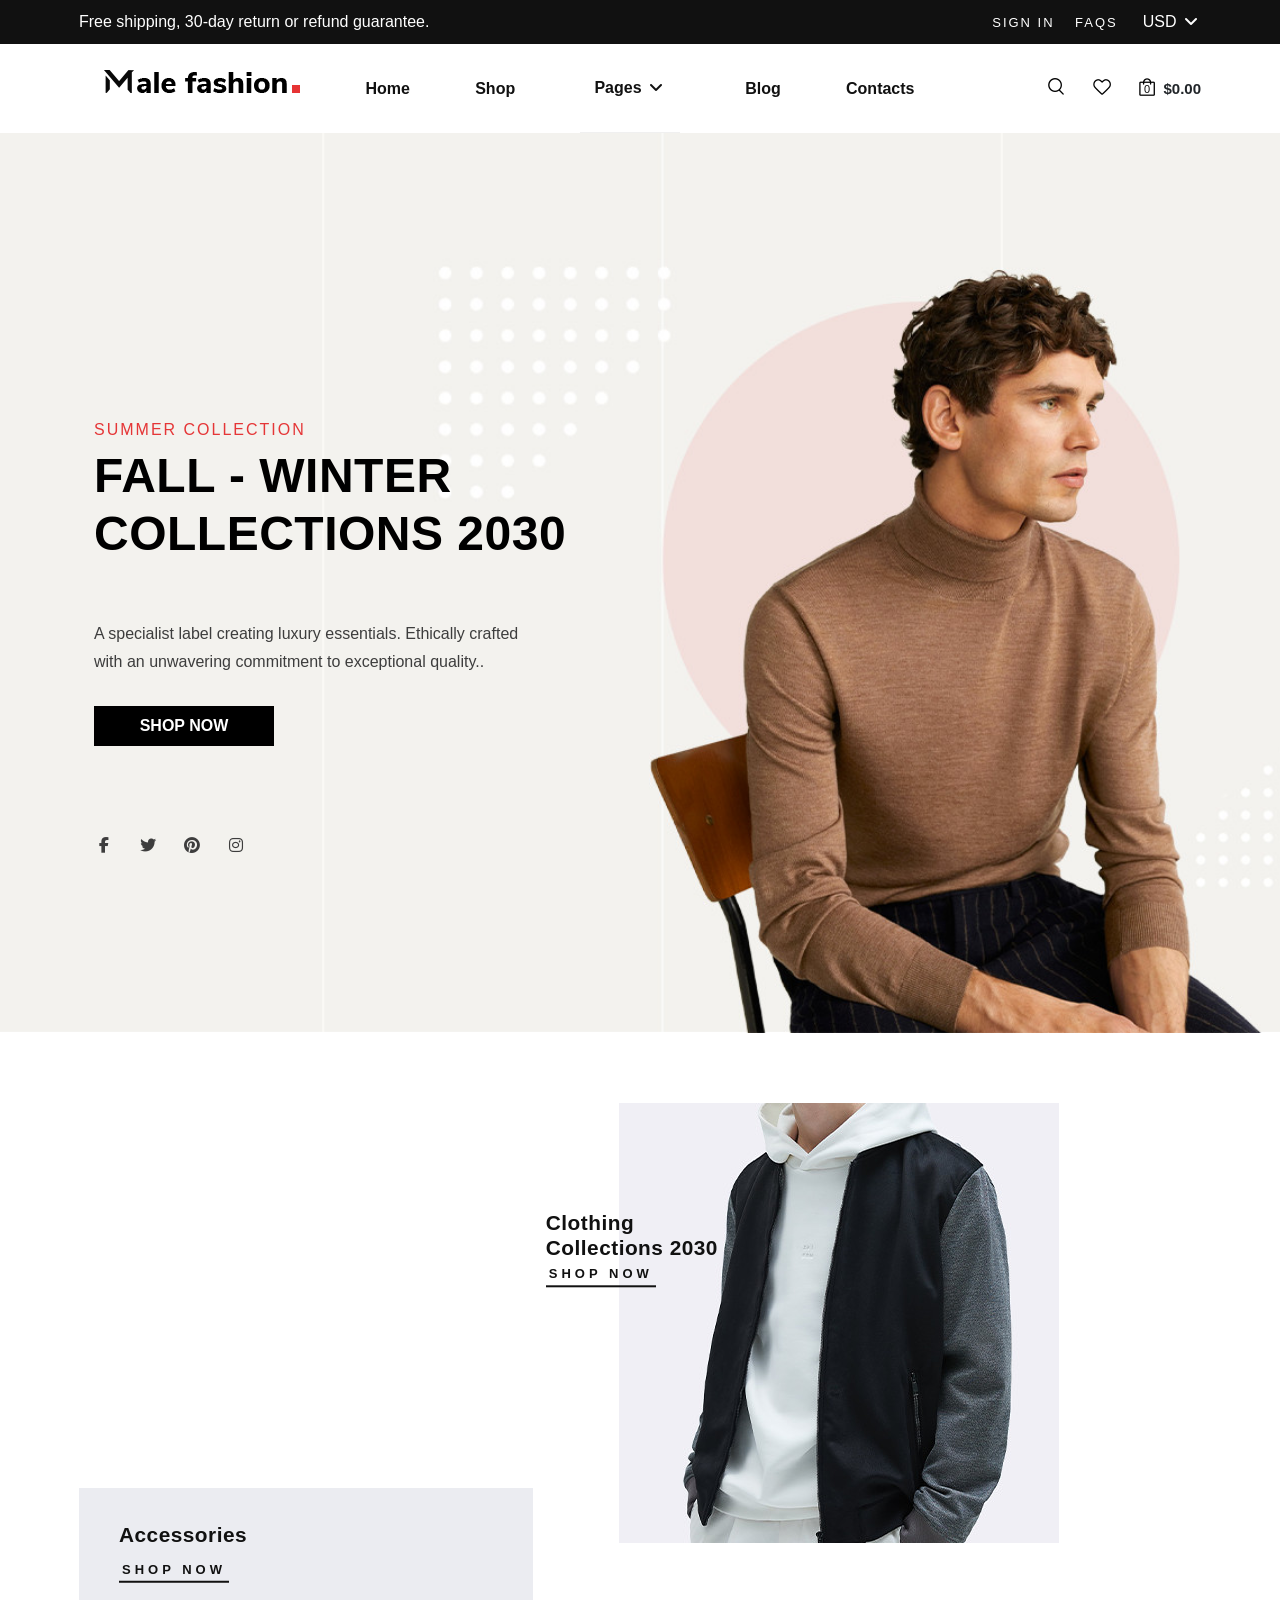
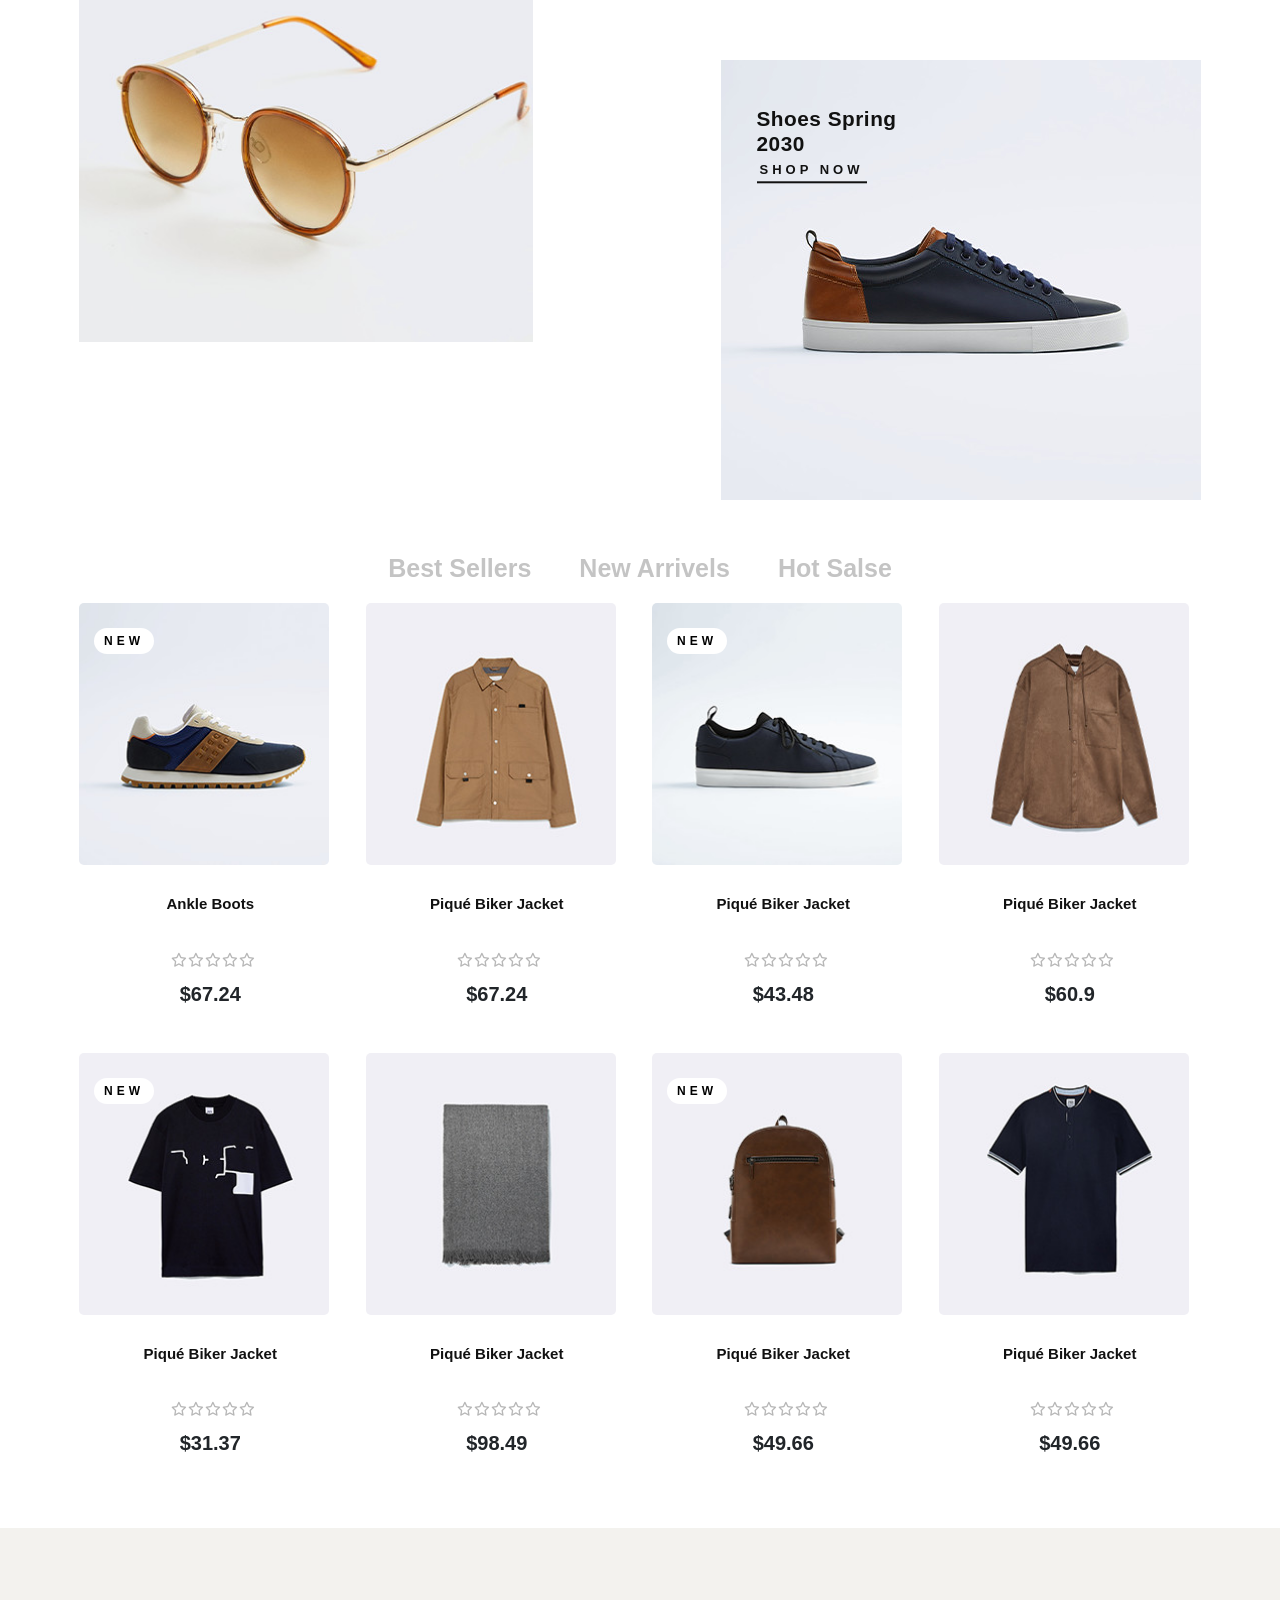
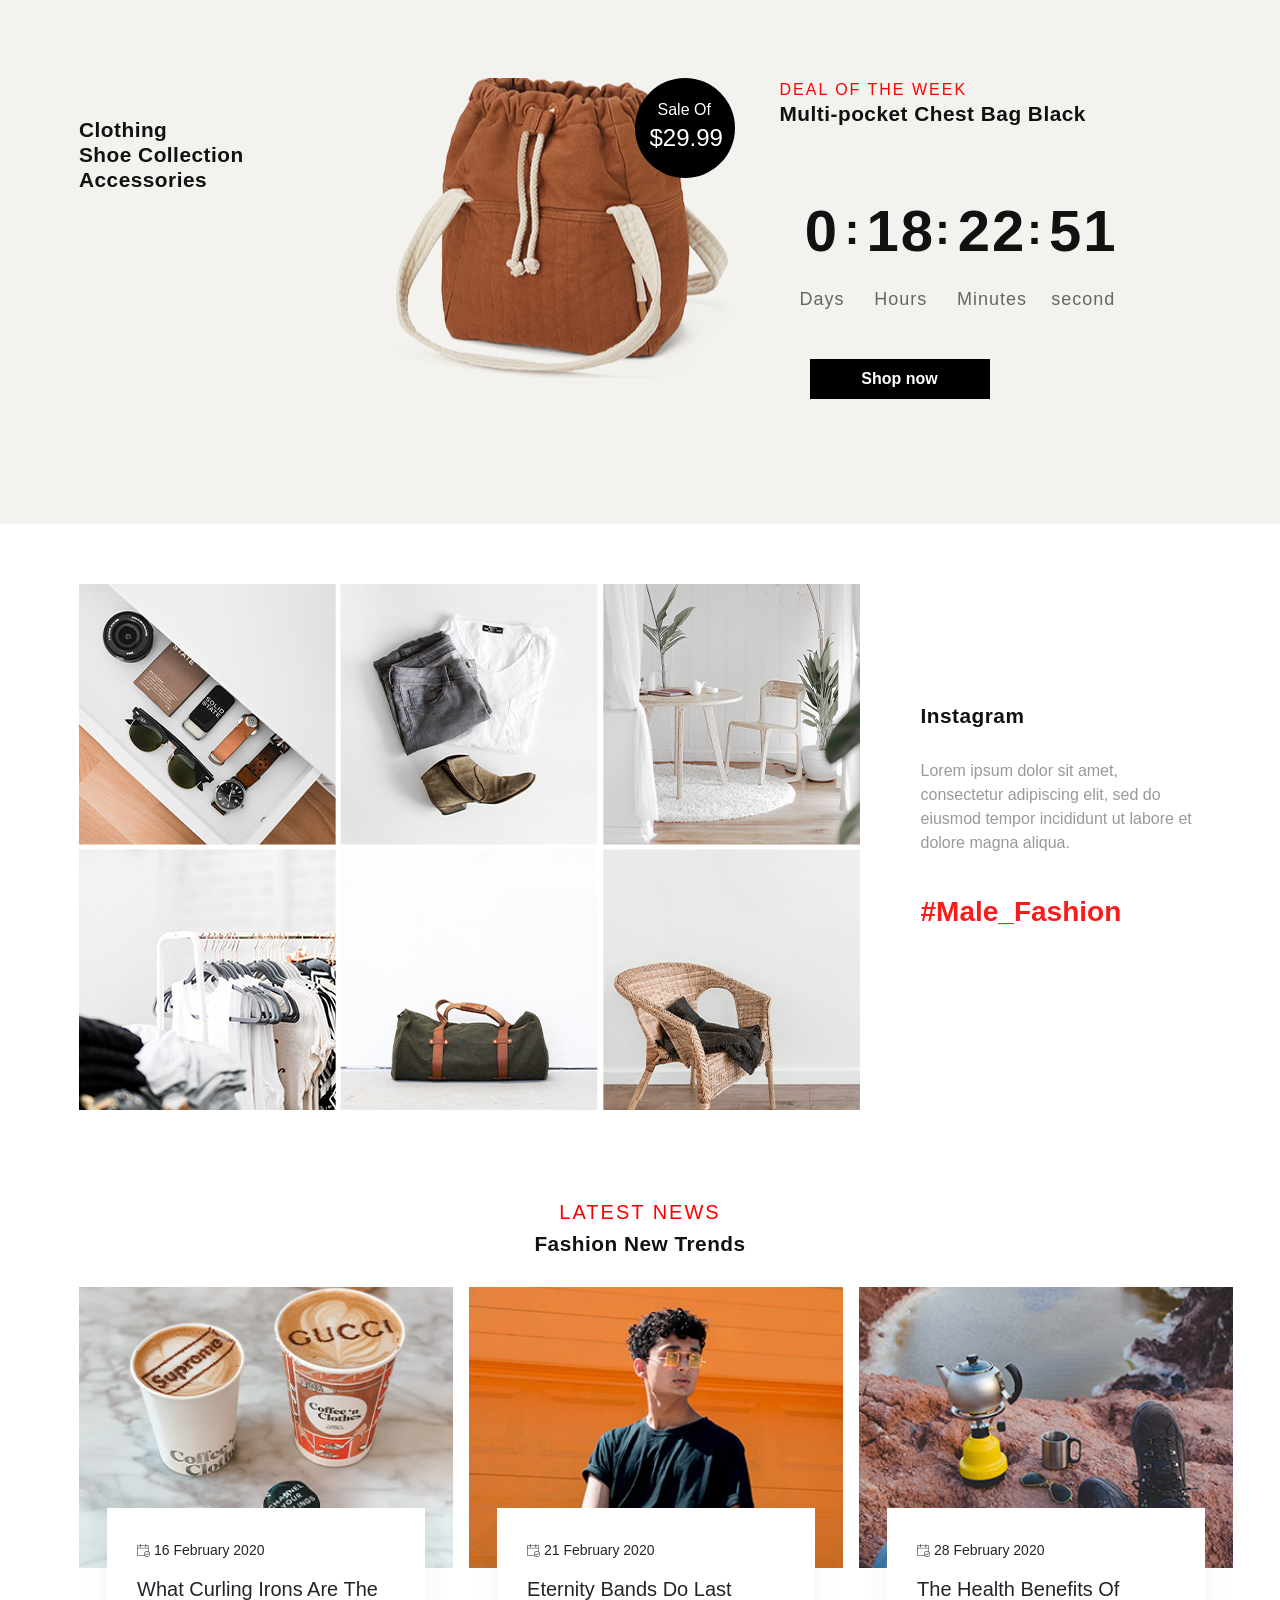
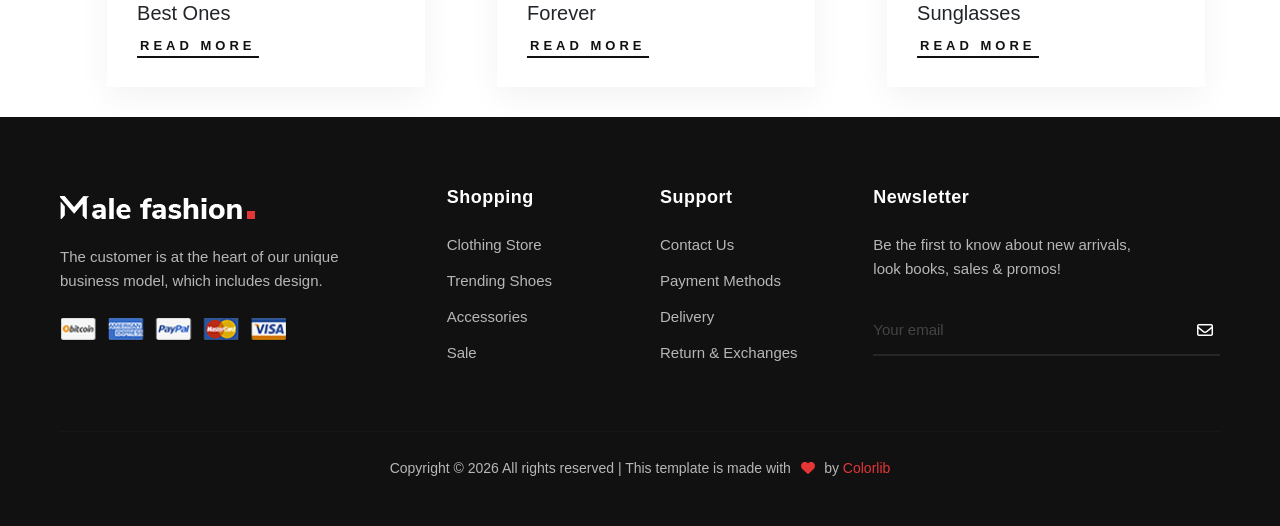
<file: RRR/RRRapp/TEMPLATES/index.html>
<!DOCTYPE html>
<html lang="en">

<head>
    <meta charset="UTF-8">
    <meta name="viewport" content="width=device-width, initial-scale=1.0">
    <title>Male Fashion</title>
    <link rel="stylesheet" href="/RRR/css/all.css">
    <link rel="stylesheet" href="/RRR/css/bootstrap.min.css">
    <link rel="stylesheet" href="/RRR/webfonts/fa-brands-400.ttf">
    <link rel="stylesheet" href="https://cdnjs.cloudflare.com/ajax/libs/font-awesome/6.7.2/css/all.min.css">
    <!-- <link rel="stylesheet" href="ecome.css"> -->
    <link rel="stylesheet" href="ecome.css">
</head>

<body>
    <section class="sec_1">
        <header class="header">
            <div class="top_header">
                <div class="container">
                    <div class="row d-flex align-items-center">
                        <div class="col-lg-6 col-md-7 d-flex align-items-center ">
                            <div class="heder_top_left ">
                                <p class="">Free shipping, 30-day return or refund guarantee.</p>
                            </div>
                        </div>
                        <div class="col-lg-6 col-md-5">
                            <div class="header_top_right d-flex justify-content-end  ">
                                <div class="header_top_link">
                                    <a href="#" class="text-decoration-none sifa mx-3">Sign in</a>
                                    <a href="#" class="text-decoration-none sifa ">FAQs</a>
                                </div>
                                    <div class="dropdown">
                                        <div class="currency-btn">
                                            USD <i class="fa-solid fa-angle-down"></i>
                                        </div>

                                        <ul class="currency-menu">
                                            <li><a href="#">USD</a></li>
                                            <li><a href="#">EUR</a></li>
                                            <li><a href="#">INR</a></li>
                                        </ul>
                                    </div>
                                </div>
                            </div>
                        </div>
                    </div>
                </div>
            </div>
            <div class="container">
                <div class="row  rosw d-flex">
                    <div class="col-lg-3  col-md-3">
                        <div class="header_logo">
                            <a href="">
                                <img src="/RRR/img/logo.png" alt="">
                            </a>
                        </div>
                    </div>
                    <div class="col-lg-6 col-md-6">
                        <nav class="header_menu">
                            <ul class="list-unstyled d-flex justify-content-between align-items-center mb-0">

                                <li class="active">
                                    <a href="index.html" class="text-decoration-none">Home</a>
                                </li>

                                <li>
                                    <a href="ecoabout.html" class="text-decoration-none">Shop</a>
                                </li>

                                <li class="menu-item">
                                    <a href="#" class="text-decoration-none">
                                        Pages <i class="fa-solid fa-angle-down"></i>
                                    </a>

                                    <ul class="submenu list-unstyled">
                                        <li><a href="ecoaoutus.html" class="text-decoration-none">About Us</a></li>
                                        <li><a href="ecoshopdetile.html" class="text-decoration-none">Shop Details</a></li>
                                        <li><a href="ecoshoppingcard.html" class="text-decoration-none">Shopping Cart</a></li>
                                        <li><a href="checkaout.html" class="text-decoration-none">Checkout</a></li>
                                        <li><a href="blogdtailes.html" class="text-decoration-none">Blog Details</a></li>
                                    </ul>
                                </li>

                                <li>
                                    <a href="blog.html" class="text-decoration-none">Blog</a>
                                </li>

                                <li>
                                    <a href="contact.html" class="text-decoration-none">Contacts</a>
                                </li>

                            </ul>
                        </nav>
                    </div>
                    <div class="col-lg-3  col-md-3">
                        <div class="header_nav_option">
                            <a href="#" class="sarch_switch"><img src="/RRR/img/search.png" alt=""></a>
                            <a href="#"><img src="/RRR/img/heart.png" alt=""></a>
                            <a href="#"><img src="/RRR/img/cart.png" alt="">
                                <span>0</span></a>
                            <div class="price">$0.00</div>
                        </div>
                    </div>
                </div>
            </div>
        </header>
    </section>


    <section class="hero ">
        <div class="hero_slider ">
            <div class="stage_uter container">
                <div class="container">
                    <div class=" vh-100 d-flex flex-column justify-content-center position-relative">
                        <!-- col-lg-8 -->
                        <div class="text_hero">
                            <h6 class="">Summer Collection</h6>
                            <h2 class="fall">Fall - Winter <br> Collections 2030</h2>
                        </div>
                        <div class="tex_div">
                            <p class="label">A specialist label creating luxury essentials. Ethically crafted <br> with
                                an
                                unwavering commitment to exceptional quality..</p>
                            <div class="primary-btn d-flex align-items-center justify-content-center">
                                <a href="#" class=" text-decoration-none text-white">SHOP NOW</a>
                            </div>

                        </div>
                        <div class="icon position-relative " style="z-index: 111;">
                            <ul class="d-flex  position-absolute gap-4   list-unstyled"
                                style="bottom: -8rem; z-index: 111;">
                                <li><i class="fa-brands fa-facebook-f"></i></li>
                                <li><i class="fa-brands fa-twitter"></i></li>
                                <li><i class="fa-brands fa-pinterest"></i></li>
                                <li><i class="fa-brands fa-instagram"></i></li>
                            </ul>
                        </div>
                    </div>
                </div>
            </div>
        </div>
    </section>

    <section class="bener">
        <div class="container">
            <div class="row d-flex">
                <div class="col-lg-7  col_div">
                    <div class="baner_item  my-auto">
                        <div class="bener_pic">
                            <img src="/RRR/img/banner-1.jpg" class="img-fluid" alt="">
                        </div>
                        <div class="bener_text">
                            <h2 class="clothing">Clothing <br> Collections 2030</h2>
                            <a href="" class="nowshop">SHOP NOW</a>
                        </div>
                    </div>
                </div>
                <div class="col-lg-5">
                    <div class="baner_middel">
                        <div class="baner_itm_pic">
                            <img src="/RRR/img/banner-2.jpg" class="img-fluid" alt="">
                        </div>
                        <div class="baners_text">
                            <h2 class="aeccesri">Accessories</h2>
                            <a href="" class="shoshope">SHOP NOW</a>
                        </div>
                    </div>
                </div>
                <div class="col-lg-7">
                    <div class="baner_last_itm">
                        <div class="baner_pick">
                            <img src="/RRR/img/banner-3.jpg" class="img-fluid" alt="">
                        </div>
                        <div class="baner_last_txt">
                            <h2 class="shoes">Shoes Spring <br> 2030</h2>
                            <a href="" class="shoshope">SHOP NOW</a>
                        </div>
                    </div>
                </div>
            </div>
        </div>
    </section>





    <section class="productsec ">
        <div class="container">
            <div class="row d-flex">
                <ul class="list-unstyled d-flex align-items-center justify-content-center gap-5">
                    <li><a href="#" class="newpro">Best Sellers</a></li>
                    <li><a href="#" class="newpro">New Arrivels</a></li>
                    <li><a href="#" class="newpro">Hot Salse</a></li>
                </ul>
            </div>
        </div>

        <div class="container">
            <div class="row d-flex">

                <div class="col-lg-3">
                    <div class="cards">
                        <div class="card_img">
                            <span class="newlabale">NEW</span>
                        </div>

                        <ul class="list-unstyled product_hover">
                            <li><a href="#"><img src="/RRR/img/heart.png" alt=""></a></li>
                            <li><a href="#"><img src="/RRR/img/compare.png" alt=""></a></li>
                            <li><a href="#"><img src="/RRR/img/search.png" alt=""></a></li>
                        </ul>
                    </div>
                    <div class="product_text">
                        <h6>Ankle Boots</h6>
                        <a href="#" class="add_card">Add To Cart</a>
                        <div class="reting">
                            <i class="fa-regular fa-star"></i>
                            <i class="fa-regular fa-star"></i>
                            <i class="fa-regular fa-star"></i>
                            <i class="fa-regular fa-star"></i>
                            <i class="fa-regular fa-star"></i>
                        </div>
                        <h5 class="dolor">$67.24</h5>
                        <div class="product_selecion">
                            <label class="color-btn white">
                                <input type="radio" name="color1" checked>
                            </label>

                            <label class="color-btn black">
                                <input type="radio" name="color1">
                            </label>

                            <label class="color-btn grey">
                                <input type="radio" name="color1">
                            </label>
                        </div>
                    </div>

                </div>

                <div class="col-lg-3">
                    <div class="cards">
                        <div class="card_img_2">
                        </div>

                        <ul class="list-unstyled product_hover">
                            <li><a href="#"><img src="/RRR/img/heart.png" alt=""></a></li>
                            <li><a href="#"><img src="/RRR/img/compare.png" alt=""></a></li>
                            <li><a href="#"><img src="/RRR/img/search.png" alt=""></a></li>
                        </ul>
                    </div>
                    <div class="product_text">
                        <h6>Piqué Biker Jacket</h6>
                        <a href="#" class="add_card">Add To Cart</a>
                        <div class="reting">
                            <i class="fa-regular fa-star"></i>
                            <i class="fa-regular fa-star"></i>
                            <i class="fa-regular fa-star"></i>
                            <i class="fa-regular fa-star"></i>
                            <i class="fa-regular fa-star"></i>
                        </div>
                        <h5 class="dolor">$67.24</h5>
                        <div class="product_selecion">
                            <label for="pc-1">
                                <input type="radio" id="pc-1">
                            </label>

                            <label class="black" for="pc-2">
                                <input type="radio" id="pc-2">
                            </label>

                            <label class="grey active" for="pc-1">
                                <input type="radio" id="pc-3">
                            </label>
                        </div>
                    </div>

                </div>

                <div class="col-lg-3">
                    <div class="cards">
                        <div class="card_img_3">
                            <span class="newlabales">NEW</span>
                        </div>
                        <ul class="list-unstyled product_hover">
                            <li><a href="#"><img src="/RRR/img/heart.png" alt=""></a></li>
                            <li><a href="#"><img src="/RRR/img/compare.png" alt=""></a></li>
                            <li><a href="#"><img src="/RRR/img/search.png" alt=""></a></li>
                        </ul>
                    </div>
                    <div class="product_text">
                        <h6>Piqué Biker Jacket</h6>
                        <a href="#" class="add_card">Add To Cart</a>
                        <div class="reting">
                            <div class="color">
                                <i class="fa-regular fa-star "></i>
                                <i class="fa-regular fa-star "></i>
                                <i class="fa-regular fa-star "></i>
                                <i class="fa-regular fa-star "></i>
                                <i class="fa-regular fa-star"></i>
                            </div>
                        </div>
                        <h5 class="dolor">$43.48</h5>
                        <div class="product_selecion">
                            <label for="pc-1">
                                <input type="radio" id="pc-1">
                            </label>

                            <label class="black" for="pc-2">
                                <input type="radio" id="pc-2">
                            </label>

                            <label class="grey active" for="pc-1">
                                <input type="radio" id="pc-3">
                            </label>
                        </div>
                    </div>

                </div>

                <div class="col-lg-3">
                    <div class="cards">
                        <div class="card_img_4">
                        </div>
                        <ul class="list-unstyled product_hover">
                            <li><a href="#"><img src="/RRR/img/heart.png" alt=""></a></li>
                            <li><a href="#"><img src="/RRR/img/compare.png" alt=""></a></li>
                            <li><a href="#"><img src="/RRR/img/search.png" alt=""></a></li>
                        </ul>
                    </div>
                    <div class="product_text">
                        <h6>Piqué Biker Jacket</h6>
                        <a href="#" class="add_card">Add To Cart</a>
                        <div class="reting">
                            <i class="fa-regular fa-star"></i>
                            <i class="fa-regular fa-star"></i>
                            <i class="fa-regular fa-star"></i>
                            <i class="fa-regular fa-star"></i>
                            <i class="fa-regular fa-star"></i>
                        </div>
                        <h5 class="dolor">$60.9</h5>
                        <div class="product_selecion">
                            <label for="pc-1">
                                <input type="radio" id="pc-1">
                            </label>

                            <label class="black" for="pc-2">
                                <input type="radio" id="pc-2">
                            </label>

                            <label class="grey active" for="pc-1">
                                <input type="radio" id="pc-3">
                            </label>
                        </div>
                    </div>
                </div>
            </div>
        </div>






        <div class="container mt-4">
            <div class="row d-flex">
                <div class="col-lg-3">
                    <div class="cards">
                        <div class="card_img_5">
                            <span class="newlabale">NEW</span>
                        </div>

                        <ul class="list-unstyled product_hover">
                            <li><a href="#"><img src="/RRR/img/heart.png" alt=""></a></li>
                            <li><a href="#"><img src="/RRR/img/compare.png" alt=""></a></li>
                            <li><a href="#"><img src="/RRR/img/search.png" alt=""></a></li>
                        </ul>
                    </div>
                    <div class="product_text">
                        <h6>Piqué Biker Jacket</h6>
                        <a href="#" class="add_card">Add To Cart</a>
                        <div class="reting">
                            <i class="fa-regular fa-star"></i>
                            <i class="fa-regular fa-star"></i>
                            <i class="fa-regular fa-star"></i>
                            <i class="fa-regular fa-star"></i>
                            <i class="fa-regular fa-star"></i>
                        </div>
                        <h5 class="dolor">$31.37</h5>
                        <div class="product_selecion">
                            <label for="pc-1">
                                <input type="radio" id="pc-1">
                            </label>

                            <label class="black" for="pc-2">
                                <input type="radio" id="pc-2">
                            </label>

                            <label class="grey active" for="pc-1">
                                <input type="radio" id="pc-3">
                            </label>
                        </div>
                    </div>

                </div>

                <div class="col-lg-3">
                    <div class="cards">
                        <div class="card_img_6">
                        </div>

                        <ul class="list-unstyled product_hover">
                            <li><a href="#"><img src="/RRR/img/heart.png" alt=""></a></li>
                            <li><a href="#"><img src="/RRR/img/compare.png" alt=""></a></li>
                            <li><a href="#"><img src="/RRR/img/search.png" alt=""></a></li>
                        </ul>
                    </div>
                    <div class="product_text">
                        <h6>Piqué Biker Jacket</h6>
                        <a href="#" class="add_card">Add To Cart</a>
                        <div class="reting">
                            <i class="fa-regular fa-star"></i>
                            <i class="fa-regular fa-star"></i>
                            <i class="fa-regular fa-star"></i>
                            <i class="fa-regular fa-star"></i>
                            <i class="fa-regular fa-star"></i>
                        </div>
                        <h5 class="dolor">$98.49</h5>
                        <div class="product_selecion">
                            <label for="pc-1">
                                <input type="radio" id="pc-1">
                            </label>

                            <label class="black" for="pc-2">
                                <input type="radio" id="pc-2">
                            </label>

                            <label class="grey active" for="pc-1">
                                <input type="radio" id="pc-3">
                            </label>
                        </div>
                    </div>

                </div>

                <div class="col-lg-3">
                    <div class="cards">
                        <div class="card_img_7">
                            <span class="newlabales">NEW</span>
                        </div>
                        <ul class="list-unstyled product_hover">
                            <li><a href="#"><img src="/RRR/img/heart.png" alt=""></a></li>
                            <li><a href="#"><img src="/RRR/img/compare.png" alt=""></a></li>
                            <li><a href="#"><img src="/RRR/img/search.png" alt=""></a></li>
                        </ul>
                    </div>
                    <div class="product_text">
                        <h6>Piqué Biker Jacket</h6>
                        <a href="#" class="add_card">Add To Cart</a>
                        <div class="reting">
                            <div class="color">
                                <i class="fa-regular fa-star "></i>
                                <i class="fa-regular fa-star "></i>
                                <i class="fa-regular fa-star "></i>
                                <i class="fa-regular fa-star "></i>
                                <i class="fa-regular fa-star"></i>
                            </div>
                        </div>
                        <h5 class="dolor">$49.66</h5>
                        <div class="product_selecion">
                            <label for="pc-1">
                                <input type="radio" id="pc-1">
                            </label>

                            <label class="black" for="pc-2">
                                <input type="radio" id="pc-2">
                            </label>

                            <label class="grey active" for="pc-1">
                                <input type="radio" id="pc-3">
                            </label>
                        </div>
                    </div>

                </div>

                <div class="col-lg-3">
                    <div class="cards">
                        <div class="card_img_8">
                        </div>
                        <ul class="list-unstyled product_hover">
                            <li><a href="#"><img src="/RRR/img/heart.png" alt=""></a></li>
                            <li><a href="#"><img src="/RRR/img/compare.png" alt=""></a></li>
                            <li><a href="#"><img src="/RRR/img/search.png" alt=""></a></li>
                        </ul>
                    </div>
                    <div class="product_text">
                        <h6>Piqué Biker Jacket</h6>
                        <a href="#" class="add_card">Add To Cart</a>
                        <div class="reting">
                            <i class="fa-regular fa-star"></i>
                            <i class="fa-regular fa-star"></i>
                            <i class="fa-regular fa-star"></i>
                            <i class="fa-regular fa-star"></i>
                            <i class="fa-regular fa-star"></i>
                        </div>
                        <h5 class="dolor">$49.66</h5>
                        <div class="product_selecion">
                            <label for="pc-1">
                                <input type="radio" id="pc-1">
                            </label>

                            <label class="black" for="pc-2">
                                <input type="radio" id="pc-2">
                            </label>

                            <label class="grey active" for="pc-1">
                                <input type="radio" id="pc-3">
                            </label>
                        </div>
                    </div>
                </div>
            </div>
        </div>
    </section>


    <section class="categories ">
        <div class="container">
            <div class="row d-flex gap-3">
                <div class="col-lg-3">
                    <div class="cetegories_text">
                        <h2>
                            Clothing
                            <br>
                            <span class="shoe">Shoe Collection</span>
                            <br>
                            Accessories
                        </h2>
                    </div>
                </div>
                <div class="col-lg-4">
                    <div class="imgs">
                        <div class=sele>
                            <span class="text-white  saless">Sale Of</span>
                            <h4 class="text-white money">$29.99</h4>
                        </div>
                    </div>
                </div>
                <div class="col-lg-4">
                    <div class="categariy_deal">
                        <span class="week">Deal Of The Week</span>
                        <h2>Multi-pocket Chest Bag Black</h2>
                        <div class="timer d-flex" id="countdwon">
                            <div class="cd_iteam">
                                <span>0</span>
                                <p>Days</p>
                            </div>
                            <div class="cd_iteam">
                                <span>11</span>
                                <p>Hours</p>
                            </div>
                            <div class="cd_iteam">
                                <span>15</span>
                                <p>Minutes</p>
                            </div>
                            <div class="cd_iteam">
                                <span>11</span>
                                <p>second</p>
                            </div>
                        </div>
                        <div class="uperbtn">
                            <a href="#" class="primary-btns " style="text-align: center;">Shop now</a>
                        </div>
                    </div>
                </div>
            </div>
        </div>
    </section>


    <section class="fottersid">
        <div class="container">
            <div class="row">
                <div class="col-lg-12 d-flex">
                    <div class="col-lg-9">
                        <div class="insta_img">
                            <img src="/RRR/img/instagram-1.jpg" class="img-fluid" alt="">
                            <img src="/RRR/img/instagram-2.jpg" class="img-fluid" alt="">
                            <img src="/RRR/img/instagram-3.jpg" class="img-fluid" alt="">
                            <div class="insta_img2 mt-1">
                                <img src="/RRR/img/instagram-4.jpg" class="img-fluid" alt="">
                                <img src="/RRR/img/instagram-5.jpg" class="img-fluid" alt="">
                                <img src="/RRR/img/instagram-6.jpg" class="img-fluid" alt="">
                            </div>
                        </div>
                    </div>
                    <div class="col-lg-3">
                        <div class="inst_text">
                            <h2 class="">Instagram</h2>
                            <p class="gram">Lorem ipsum dolor sit amet, consectetur adipiscing elit, sed do eiusmod
                                tempor incididunt
                                ut labore et dolore magna aliqua.</p>
                            <h3 class="mlefs">#Male_Fashion</h3>
                        </div>
                    </div>
                </div>
            </div>
    </section>


    <section class="blog-section">
        <div class="container">
            <div class="row">
                <h5 class="latest">Latest News</h5>
                <h2 class="section-title_fes">Fashion New Trends</h2>
                <div class="col-lg-12 d-flex gap-3">
                    <div class="col-lg-4">
                        <div class="blog-card">
                            <div class="image-wrapper">
                                <img src="/RRR/img/blog-1.jpg" style="width: 100%;" class="img-fluid"
                                    alt="Coffee Latte Art">
                            </div>
                            <div class="card-content">
                                <span class="feb">
                                    <img src="/RRR/img/calendar.png" alt="">
                                    16 February 2020
                                </span>
                                <h5 class="irons">
                                    What Curling Irons Are The Best Ones
                                </h5>
                                <div class="textred">
                                    <a href="" class="readmore">Read More </a>
                                </div>
                            </div>
                        </div>
                    </div>
                    <div class="col-lg-4">
                        <div class="blog-card">
                            <div class="image-wrapper">
                                <img src="/RRR/img/blog-2.jpg" style="width: 100%;" class="img-fluid"
                                    alt="Coffee Latte Art">
                            </div>
                            <div class="card-content">
                                <span class="feb">
                                    <img src="/RRR/img/calendar.png" alt="">
                                    21 February 2020
                                </span>
                                <h5 class="irons">
                                    Eternity Bands Do Last Forever
                                </h5>
                                <div class="textred">
                                    <a href="" class="readmore">Read More </a>
                                </div>
                            </div>
                        </div>
                    </div>
                    <div class="col-lg-4">
                        <div class="blog-card">
                            <div class="image-wrapper">
                                <img src="/RRR/img/blog-3.jpg" style="width: 100%;" class="img-fluid"
                                    alt="Coffee Latte Art">
                            </div>
                            <div class="card-content">
                                <span class="feb">
                                    <img src="/RRR/img/calendar.png" alt="">
                                    28 February 2020
                                </span>
                                <h5 class="irons">
                                    The Health Benefits Of Sunglasses
                                </h5>
                                <div class="textred">
                                    <a href="" class="readmore">Read More </a>
                                </div>
                            </div>
                        </div>
                    </div>
                </div>
            </div>
    </section>


    <footer class="site-footer">
        <div class="footer-container">
            <div class="footer-row">

                <!-- Brand Column -->
                <div class="footer-col">
                    <div class="brand-title"><img src="/RRR/img/footer-logo.png" alt=""></div>
                    <p>The customer is at the heart of our unique business model, which includes design.</p>
                    <div class="payment-methods">
                        <!-- Standard placeholder payment graphics -->
                        <img src="/RRR/img/payment.png" alt="">
                    </div>
                </div>

                <!-- Shopping Links Column -->
                <div class="footer-col">
                    <h3>Shopping</h3>
                    <ul>
                        <li><a href="#">Clothing Store</a></li>
                        <li><a href="#">Trending Shoes</a></li>
                        <li><a href="#">Accessories</a></li>
                        <li><a href="#">Sale</a></li>
                    </ul>
                </div>

                <!-- Support Links Column -->
                <div class="footer-col">
                    <h3>Support</h3>
                    <ul>
                        <li><a href="#">Contact Us</a></li>
                        <li><a href="#">Payment Methods</a></li>
                        <li><a href="#">Delivery</a></li>
                        <li><a href="#">Return & Exchanges</a></li>
                    </ul>
                </div>

                <!-- Newsletter Column -->
                <div class="footer-col">
                    <h3>Newsletter</h3>
                    <p>Be the first to know about new arrivals, look books, sales & promos!</p>
                    <form class="newsletter-form" action="#" method="POST">
                        <input type="email" placeholder="Your email" required>
                        <button type="submit" aria-label="Subscribe">
                            <i class="fa-regular fa-envelope"></i>
                        </button>
                    </form>
                </div>

            </div>

            <hr class="footer-divider">

            <!-- Copyright Bar -->
            <div class="footer-bottom">
                <p>Copyright © 2026 All rights reserved | This template is made with <i class="fa-solid fa-heart"></i>
                    by <a href="https://colorlib.com" target="_blank" rel="noopener">Colorlib</a></p>
            </div>
        </div>
    </footer>





    <script src="/RRR/js/bootstrap.bundle.js"></script>

    <script src="https://code.jquery.com/jquery-3.7.1.min.js"></script>


    <!-- pages menu -->
    <script>
        $(document).ready(function () {

            $(".menu-item").hover(
                function () {
                    $(this).addClass("active");
                },
                function () {
                    $(this).removeClass("active");
                }
            );

        });
    </script>


    <!-- heder menu -->
    <script src="https://code.jquery.com/jquery-3.7.1.min.js"></script>

<script>
$(document).ready(function () {

    $(".currency-btn").click(function (e) {
        e.stopPropagation();
        $(".currency-menu").slideToggle(300);
    });

    $(document).click(function () {
        $(".currency-menu").slideUp(300);
    });

});
</script>

    <script>
        $(document).ready(function () {

            // Card Hover Animation
            $('.cards').hover(
                function () {
                    $(this).stop().animate({
                        marginTop: '-10px'
                    }, 250);
                },
                function () {
                    $(this).stop().animate({
                        marginTop: '0px'
                    }, 250);
                }
            );

            // Product Icons Animation
            $('.cards').hover(function () {
                $(this).find('.product_hover li').each(function (i) {
                    $(this).delay(i * 100).animate({
                        opacity: 1
                    }, 200);
                });
            });

            // Color Selection
            $('.product_selecion label').click(function () {

                $(this)
                    .closest('.product_selecion')
                    .find('label')
                    .removeClass('active');

                $(this).addClass('active');

                $(this).find('input')
                    .prop('checked', true);
            });

            // Add To Cart Animation
            $('.add_card').hover(
                function () {
                    $(this).animate({
                        letterSpacing: '1px'
                    }, 200);
                },
                function () {
                    $(this).animate({
                        letterSpacing: '0px'
                    }, 200);
                }
            );

        });
    </script>



    <!-- COUNTDOWN SCRIPT -->

    <script>
        // Set future date
        const countdownDate = new Date("Dec 31, 2026 23:59:59").getTime();

        const timer = setInterval(function () {

            const now = new Date().getTime();
            const distance = countdownDate - now;

            // Time calculations
            const days = Math.floor(distance / (1000 * 4750 * 60 * 24));
            const hours = Math.floor((distance % (1000 * 60 * 60 * 24)) / (1000 * 60 * 60));
            const minutes = Math.floor((distance % (1000 * 60 * 60)) / (1000 * 60));
            const seconds = Math.floor((distance % (1000 * 60)) / 1000);

            // Update HTML
            document.querySelectorAll(".cd_iteam span")[0].innerHTML = days;
            document.querySelectorAll(".cd_iteam span")[1].innerHTML = hours;
            document.querySelectorAll(".cd_iteam span")[2].innerHTML = minutes;
            document.querySelectorAll(".cd_iteam span")[3].innerHTML = seconds;

            // If countdown finished
            if (distance < 0) {
                clearInterval(timer);
                document.getElementById("countdwon").innerHTML = "OFFER EXPIRED";
            }

        }, 1000);
    </script>


</body>

</html>
</body>

</html>
</file>
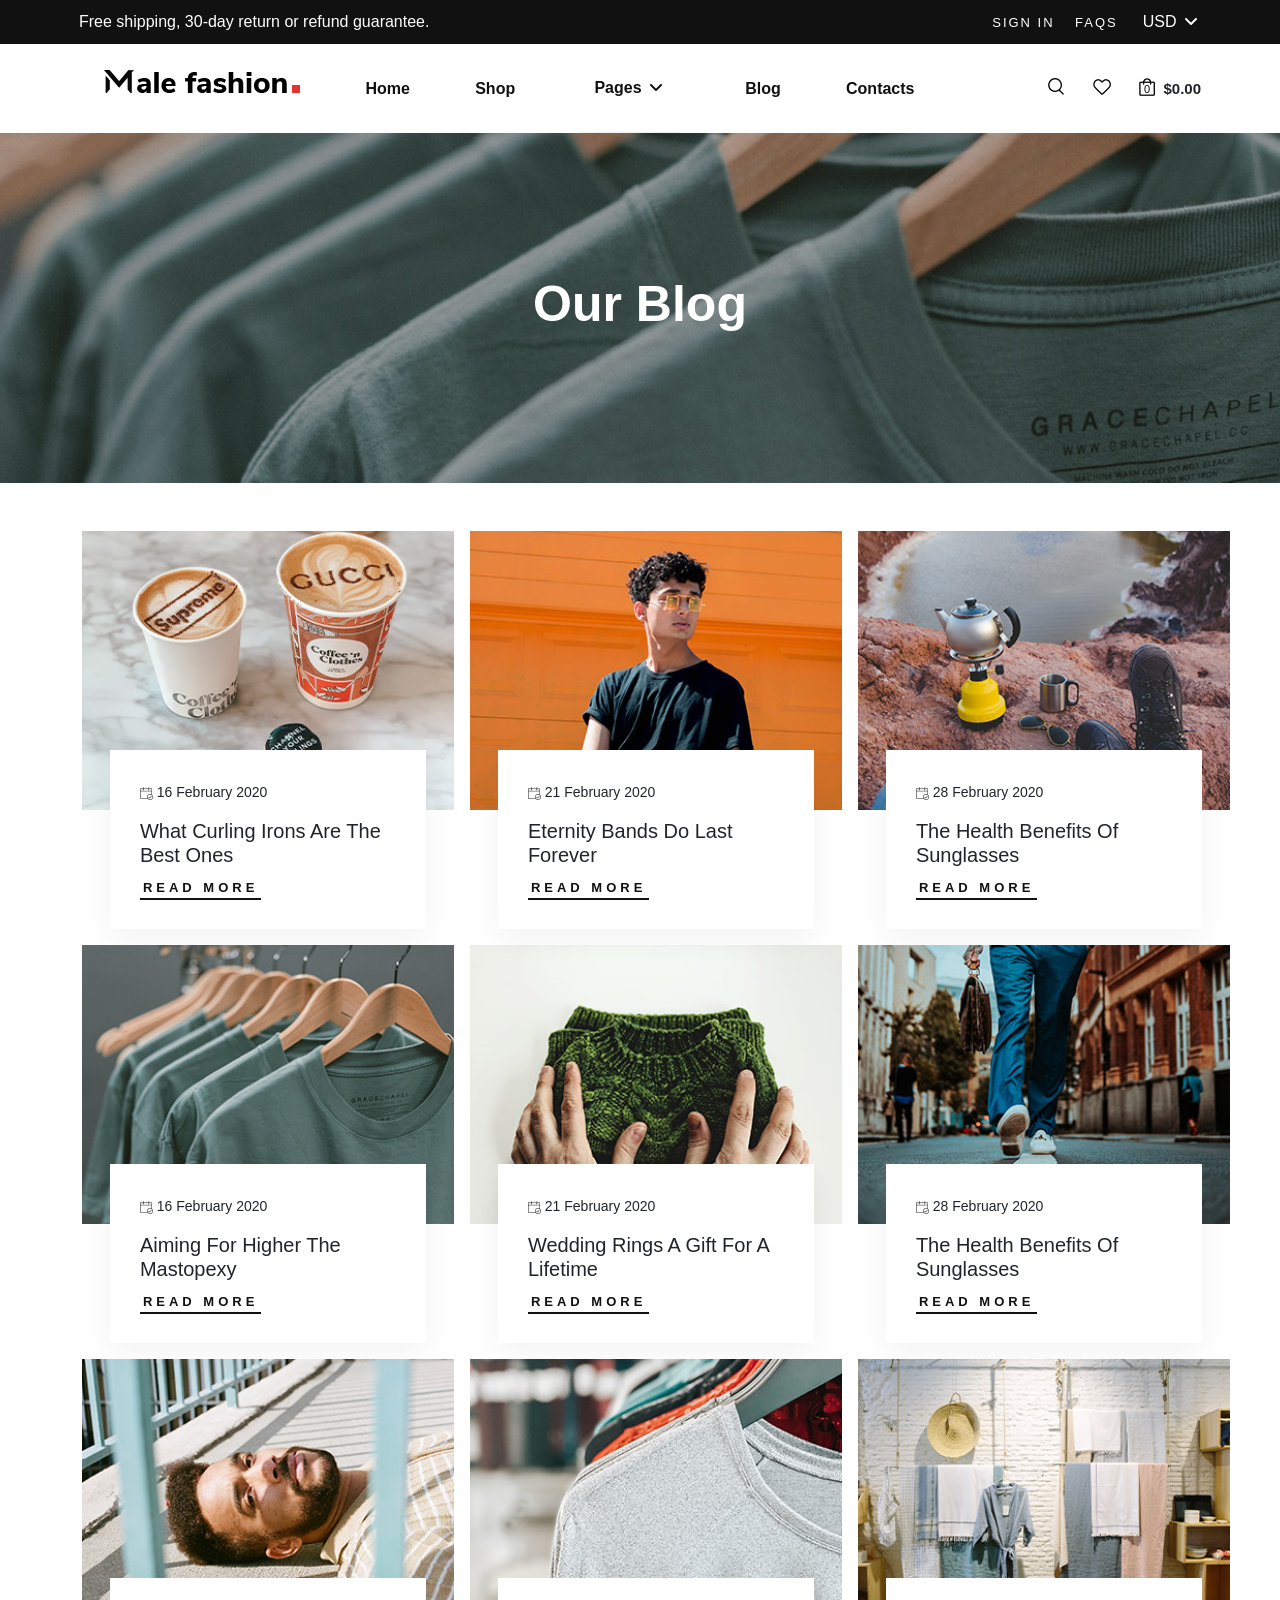
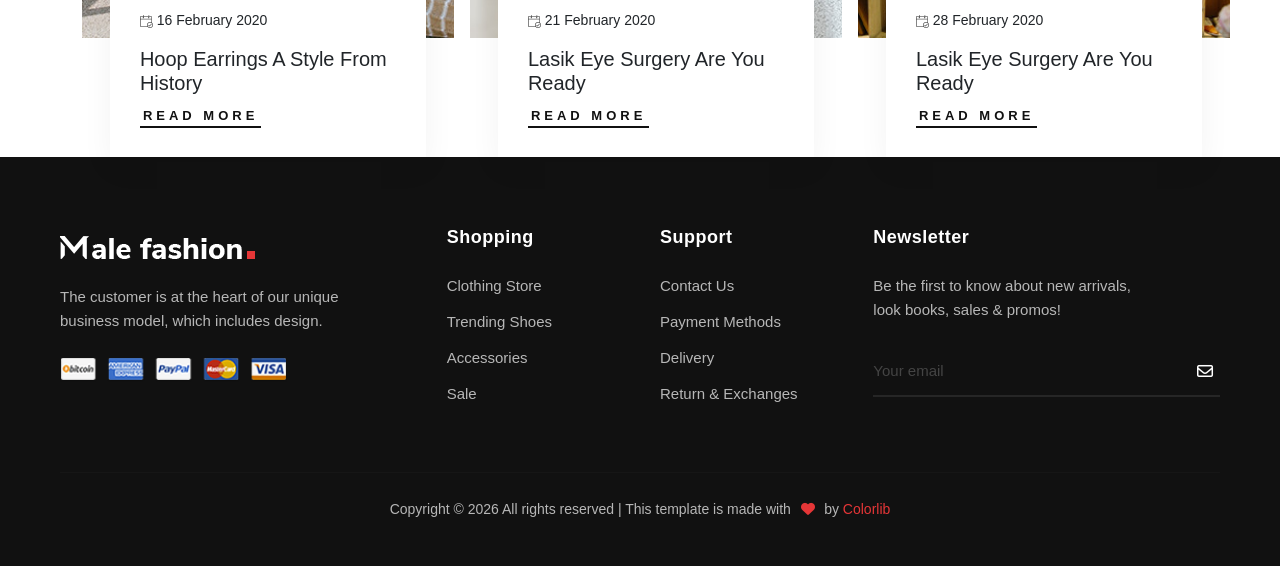
<file: RRR/RRRapp/TEMPLATES/blog.html>
<!DOCTYPE html>
<html lang="en">

<head>
    <meta charset="UTF-8">
    <meta name="viewport" content="width=device-width, initial-scale=1.0">
    <title>Blog</title>
    <link rel="stylesheet" href="/RRR/css/all.css">
    <link rel="stylesheet" href="/RRR/css/bootstrap.min.css">
    <link rel="stylesheet" href="/RRR/webfonts/fa-brands-400.ttf">
    <link rel="stylesheet" href="https://cdnjs.cloudflare.com/ajax/libs/font-awesome/6.7.2/css/all.min.css">
    <link rel="stylesheet" href="ecome.css">
</head>

<body>
    <section class="sec_1">
        <header class="header">
            <div class="top_header">
                <div class="container">
                    <div class="row d-flex align-items-center">
                        <div class="col-lg-6 col-md-7 d-flex align-items-center ">
                            <div class="heder_top_left ">
                                <p class="">Free shipping, 30-day return or refund guarantee.</p>
                            </div>
                        </div>
                        <div class="col-lg-6 col-md-5">
                            <div class="header_top_right d-flex justify-content-end  ">
                                <div class="header_top_link">
                                    <a href="#" class="text-decoration-none sifa mx-3">Sign in</a>
                                    <a href="#" class="text-decoration-none sifa ">FAQs</a>
                                </div>
                                    <div class="dropdown">
                                        <div class="currency-btn">
                                            USD <i class="fa-solid fa-angle-down"></i>
                                        </div>

                                        <ul class="currency-menu">
                                            <li><a href="#">USD</a></li>
                                            <li><a href="#">EUR</a></li>
                                            <li><a href="#">INR</a></li>
                                        </ul>
                                    </div>
                                </div>
                            </div>
                        </div>
                    </div>
                </div>
            </div>
            <div class="container">
                <div class="row  rosw d-flex">
                    <div class="col-lg-3  col-md-3">
                        <div class="header_logo">
                            <a href="">
                                <img src="/RRR/img/logo.png" alt="">
                            </a>
                        </div>
                    </div>
                    <div class="col-lg-6 col-md-6">
                        <nav class="header_menu">
                            <ul class="list-unstyled d-flex justify-content-between align-items-center mb-0">

                                <li class="active">
                                    <a href="index.html" class="text-decoration-none">Home</a>
                                </li>

                                <li>
                                    <a href="ecoabout.html" class="text-decoration-none">Shop</a>
                                </li>

                                <li class="menu-item">
                                    <a href="#" class="text-decoration-none">
                                        Pages <i class="fa-solid fa-angle-down"></i>
                                    </a>

                                    <ul class="submenu list-unstyled">
                                        <li><a href="ecoaoutus.html" class="text-decoration-none">About Us</a></li>
                                        <li><a href="ecoshopdetile.html" class="text-decoration-none">Shop Details</a></li>
                                        <li><a href="ecoshoppingcard.html" class="text-decoration-none">Shopping Cart</a></li>
                                        <li><a href="checkaout.html" class="text-decoration-none">Checkout</a></li>
                                        <li><a href="blogdtailes.html" class="text-decoration-none">Blog Details</a></li>
                                    </ul>
                                </li>

                                <li>
                                    <a href="blog.html" class="text-decoration-none">Blog</a>
                                </li>

                                <li>
                                    <a href="contact.html" class="text-decoration-none">Contacts</a>
                                </li>

                            </ul>
                        </nav>
                    </div>
                    <div class="col-lg-3  col-md-3">
                        <div class="header_nav_option">
                            <a href="#" class="sarch_switch"><img src="/RRR/img/search.png" alt=""></a>
                            <a href="#"><img src="/RRR/img/heart.png" alt=""></a>
                            <a href="#"><img src="/RRR/img/cart.png" alt="">
                                <span>0</span></a>
                            <div class="price">$0.00</div>
                        </div>
                    </div>
                </div>
            </div>
        </header>
    </section>

    <section class="blogsnew " >
        <div class="container">
            <div class="row">
                <div class=" d-flex">
                    <div class="col-lg-4"></div>
                    <div class="col-lg-4 bolg_text d-flex align-items-center justify-content-center">
                        <h1 class="oblog">Our Blog
                        </h1>
                    </div>
                    <div class="col-lg-4"></div>
                </div>
                  </div>
                </div>
                   </section>
                   


                   <div class="container">
                    <div class="divas">
                    <div class="flex_div pt-5">
                <div class="col-lg-12 d-flex gap-3">
                    <div class="col-lg-4">
                        <div class="blog-card">
                            <div class="image-wrapper">
                                <img src="/RRR/img/blog-1.jpg" style="width: 100%;" class="img-fluid"
                                    alt="Coffee Latte Art">
                            </div>
                            <div class="card-content">
                                <span class="feb">
                                    <img src="/RRR/img/calendar.png" alt="">
                                    16 February 2020
                                </span>
                                <h5 class="irons">
                                    What Curling Irons Are The Best Ones
                                </h5>
                                <div class="textred">
                                    <a href="" class="readmore">Read More </a>
                                </div>
                            </div>
                        </div>
                    </div>
                    <div class="col-lg-4">
                        <div class="blog-card">
                            <div class="image-wrapper">
                                <img src="/RRR/img/blog-2.jpg" style="width: 100%;" class="img-fluid"
                                    alt="Coffee Latte Art">
                            </div>
                            <div class="card-content">
                                <span class="feb">
                                    <img src="/RRR/img/calendar.png" alt="">
                                    21 February 2020
                                </span>
                                <h5 class="irons">
                                    Eternity Bands Do Last Forever
                                </h5>
                                <div class="textred">
                                    <a href="" class="readmore">Read More </a>
                                </div>
                            </div>
                        </div>
                    </div>
                    <div class="col-lg-4">
                        <div class="blog-card">
                            <div class="image-wrapper">
                                <img src="/RRR/img/blog-3.jpg" style="width: 100%;" class="img-fluid"
                                    alt="Coffee Latte Art">
                            </div>
                            <div class="card-content">
                                <span class="feb">
                                    <img src="/RRR/img/calendar.png" alt="">
                                    28 February 2020
                                </span>
                                <h5 class="irons">
                                    The Health Benefits Of Sunglasses
                                </h5>
                                <div class="textred">
                                    <a href="" class="readmore">Read More </a>
                                </div>
                            </div>
                        </div>
                    </div>
                    </div>
                   
                </div>

                <div class="flex_div pt-3">
                <div class="col-lg-12 d-flex gap-3">
                    <div class="col-lg-4">
                        <div class="blog-card">
                            <div class="image-wrapper">
                                <img src="/RRR/img/blog-4.jpg" style="width: 100%;" class="img-fluid"
                                    alt="Coffee Latte Art">
                            </div>
                            <div class="card-content">
                                <span class="feb">
                                    <img src="/RRR/img/calendar.png" alt="">
                                    16 February 2020
                                </span>
                                <h5 class="irons">
                                   Aiming For Higher The Mastopexy  
                                </h5>
                                <div class="textred">
                                    <a href="" class="readmore">Read More </a>
                                </div>
                            </div>
                        </div>
                    </div>
                    <div class="col-lg-4">
                        <div class="blog-card">
                            <div class="image-wrapper">
                                <img src="/RRR/img/blog-5.jpg" style="width: 100%;" class="img-fluid"
                                    alt="Coffee Latte Art">
                            </div>
                            <div class="card-content">
                                <span class="feb">
                                    <img src="/RRR/img/calendar.png" alt="">
                                    21 February 2020
                                </span>
                                <h5 class="irons">
                                  Wedding Rings A Gift For A Lifetime
                                </h5>
                                <div class="textred">
                                    <a href="" class="readmore">Read More </a>
                                </div>
                            </div>
                        </div>
                    </div>
                    <div class="col-lg-4">
                        <div class="blog-card">
                            <div class="image-wrapper">
                                <img src="/RRR/img/blog-6.jpg" style="width: 100%;" class="img-fluid"
                                    alt="Coffee Latte Art">
                            </div>
                            <div class="card-content">
                                <span class="feb">
                                    <img src="/RRR/img/calendar.png" alt="">
                                    28 February 2020
                                </span>
                                <h5 class="irons">
                                    The Health Benefits Of Sunglasses
                                </h5>
                                <div class="textred">
                                    <a href="" class="readmore">Read More </a>
                                </div>
                            </div>
                        </div>
                    </div>
                    </div>
                   
                </div>


                <div class="flex_div pt-3">
                <div class="col-lg-12 d-flex gap-3">
                    <div class="col-lg-4">
                        <div class="blog-card">
                            <div class="image-wrapper">
                                <img src="/RRR/img/blog-7.jpg" style="width: 100%;" class="img-fluid"
                                    alt="Coffee Latte Art">
                            </div>
                            <div class="card-content">
                                <span class="feb">
                                    <img src="/RRR/img/calendar.png" alt="">
                                    16 February 2020
                                </span>
                                <h5 class="irons">
                                 Hoop Earrings A Style From History
                                </h5>
                                <div class="textred">
                                    <a href="" class="readmore">Read More </a>
                                </div>
                            </div>
                        </div>
                    </div>
                    <div class="col-lg-4">
                        <div class="blog-card">
                            <div class="image-wrapper">
                                <img src="/RRR/img/blog-8.jpg" style="width: 100%;" class="img-fluid"
                                    alt="Coffee Latte Art">
                            </div>
                            <div class="card-content">
                                <span class="feb">
                                    <img src="/RRR/img/calendar.png" alt="">
                                    21 February 2020
                                </span>
                                <h5 class="irons">
                                   Lasik Eye Surgery Are You Ready
                                </h5>
                                <div class="textred">
                                    <a href="" class="readmore">Read More </a>
                                </div>
                            </div>
                        </div>
                    </div>
                    <div class="col-lg-4">
                        <div class="blog-card">
                            <div class="image-wrapper">
                                <img src="/RRR/img/blog-9.jpg" style="width: 100%;" class="img-fluid"
                                    alt="Coffee Latte Art">
                            </div>
                            <div class="card-content">
                                <span class="feb">
                                    <img src="/RRR/img/calendar.png" alt="">
                                    28 February 2020
                                </span>
                                <h5 class="irons">
                                   Lasik Eye Surgery Are You Ready
                                </h5>
                                <div class="textred">
                                    <a href="" class="readmore">Read More </a>
                                </div>
                            </div>
                        </div>
                    </div>
                    </div>
                   
                </div>
                </div>
        </div>
        
   

     
 <footer class="site-footer">
        <div class="footer-container">
            <div class="footer-row">

                <!-- Brand Column -->
                <div class="footer-col">
                    <div class="brand-title"><img src="/RRR/img/footer-logo.png" alt=""></div>
                    <p>The customer is at the heart of our unique business model, which includes design.</p>
                    <div class="payment-methods">
                        <!-- Standard placeholder payment graphics -->
                        <img src="/RRR/img/payment.png" alt="">
                    </div>
                </div>

                <!-- Shopping Links Column -->
                <div class="footer-col">
                    <h3>Shopping</h3>
                    <ul>
                        <li><a href="#">Clothing Store</a></li>
                        <li><a href="#">Trending Shoes</a></li>
                        <li><a href="#">Accessories</a></li>
                        <li><a href="#">Sale</a></li>
                    </ul>
                </div>

                <!-- Support Links Column -->
                <div class="footer-col">
                    <h3>Support</h3>
                    <ul>
                        <li><a href="#">Contact Us</a></li>
                        <li><a href="#">Payment Methods</a></li>
                        <li><a href="#">Delivery</a></li>
                        <li><a href="#">Return & Exchanges</a></li>
                    </ul>
                </div>

                <!-- Newsletter Column -->
                <div class="footer-col">
                    <h3>Newsletter</h3>
                    <p>Be the first to know about new arrivals, look books, sales & promos!</p>
                    <form class="newsletter-form" action="#" method="POST">
                        <input type="email" placeholder="Your email" required>
                        <button type="submit" aria-label="Subscribe">
                            <i class="fa-regular fa-envelope"></i>
                        </button>
                    </form>
                </div>

            </div>

            <hr class="footer-divider">

            <!-- Copyright Bar -->
            <div class="footer-bottom">
                <p>Copyright © 2026 All rights reserved | This template is made with <i class="fa-solid fa-heart"></i>
                    by <a href="https://colorlib.com" target="_blank" rel="noopener">Colorlib</a></p>
            </div>
        </div>
    </footer>
   








    <script src="/RRR/js2/jquery-3.7.1.min.js"></script>
    <script src="/RRR/js/bootstrap.bundle.js"></script>
</body>

 <!-- pages menu -->
    <script>
        $(document).ready(function () {

            $(".menu-item").hover(
                function () {
                    $(this).addClass("active");
                },
                function () {
                    $(this).removeClass("active");
                }
            );

        });
    </script>

<script>
$(document).ready(function () {

    $(".currency-btn").click(function (e) {
        e.stopPropagation();
        $(".currency-menu").slideToggle(300);
    });

    $(document).click(function () {
        $(".currency-menu").slideUp(300);
    });

});
</script>
</html>
</file>
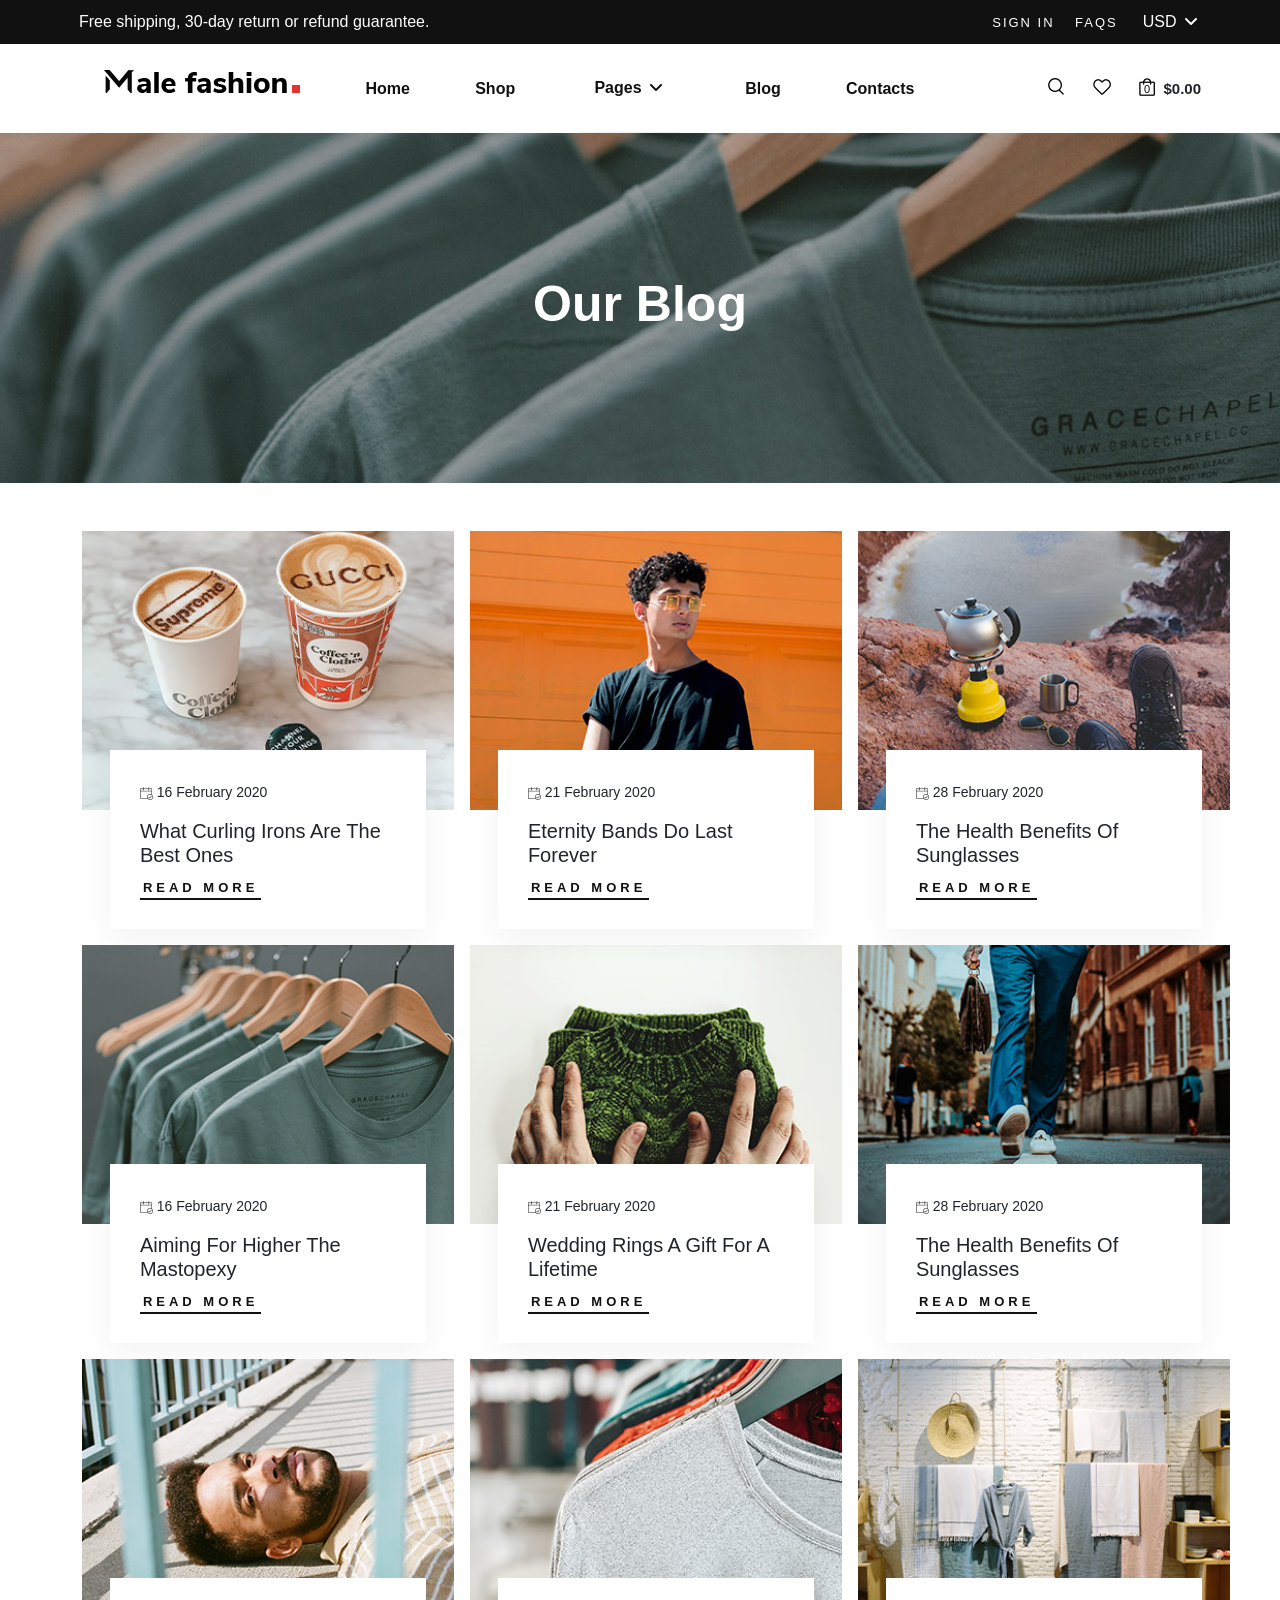
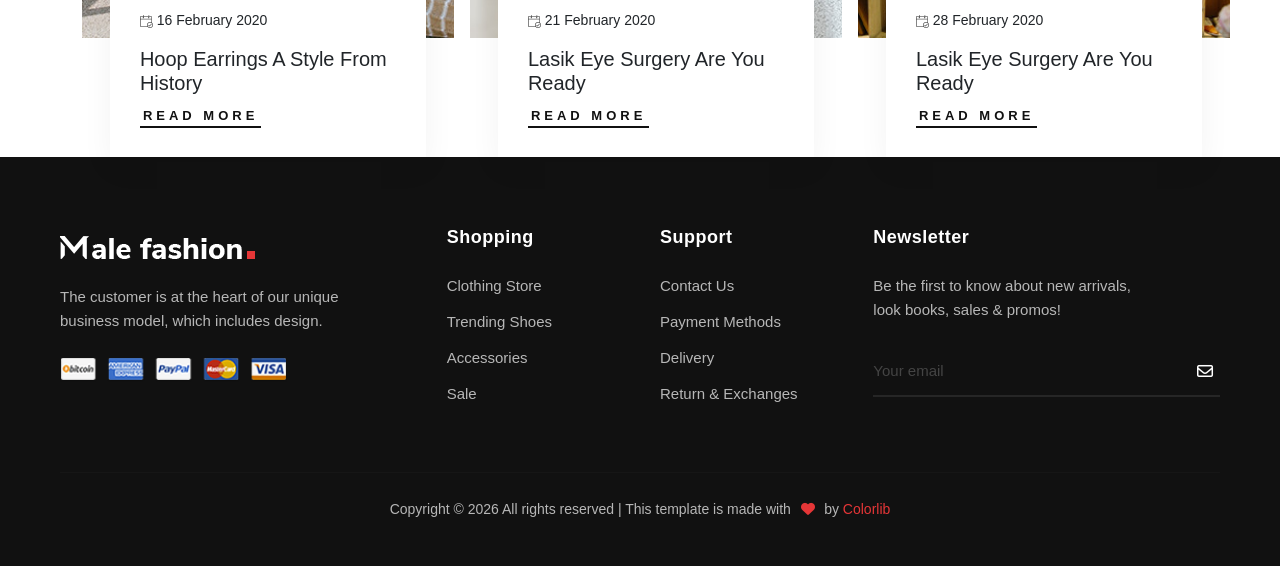
<file: RRR/RRRapp/templates/blog.html>
<!DOCTYPE html>
<html lang="en">

<head>
    <meta charset="UTF-8">
    <meta name="viewport" content="width=device-width, initial-scale=1.0">
    <title>Blog</title>
    <link rel="stylesheet" href="/RRR/css/all.css">
    <link rel="stylesheet" href="/RRR/css/bootstrap.min.css">
    <link rel="stylesheet" href="/RRR/webfonts/fa-brands-400.ttf">
    <link rel="stylesheet" href="https://cdnjs.cloudflare.com/ajax/libs/font-awesome/6.7.2/css/all.min.css">
    <link rel="stylesheet" href="./ecome.css">
</head>

<body>
    <section class="sec_1">
        <header class="header">
            <div class="top_header">
                <div class="container">
                    <div class="row d-flex align-items-center">
                        <div class="col-lg-6 col-md-7 d-flex align-items-center ">
                            <div class="heder_top_left ">
                                <p class="">Free shipping, 30-day return or refund guarantee.</p>
                            </div>
                        </div>
                        <div class="col-lg-6 col-md-5">
                            <div class="header_top_right d-flex justify-content-end  ">
                                <div class="header_top_link">
                                    <a href="#" class="text-decoration-none sifa mx-3">Sign in</a>
                                    <a href="#" class="text-decoration-none sifa ">FAQs</a>
                                </div>
                                    <div class="dropdown">
                                        <div class="currency-btn">
                                            USD <i class="fa-solid fa-angle-down"></i>
                                        </div>

                                        <ul class="currency-menu">
                                            <li><a href="#">USD</a></li>
                                            <li><a href="#">EUR</a></li>
                                            <li><a href="#">INR</a></li>
                                        </ul>
                                    </div>
                                </div>
                            </div>
                        </div>
                    </div>
                </div>
            </div>
            <div class="container">
                <div class="row  rosw d-flex">
                    <div class="col-lg-3  col-md-3">
                        <div class="header_logo">
                            <a href="">
                                <img src="/RRR/img/logo.png" alt="">
                            </a>
                        </div>
                    </div>
                    <div class="col-lg-6 col-md-6">
                        <nav class="header_menu">
                            <ul class="list-unstyled d-flex justify-content-between align-items-center mb-0">

                                <li class="active">
                                    <a href="index.html" class="text-decoration-none">Home</a>
                                </li>

                                <li>
                                    <a href="ecoabout.html" class="text-decoration-none">Shop</a>
                                </li>

                                <li class="menu-item">
                                    <a href="#" class="text-decoration-none">
                                        Pages <i class="fa-solid fa-angle-down"></i>
                                    </a>

                                    <ul class="submenu list-unstyled">
                                        <li><a href="ecoaoutus.html" class="text-decoration-none">About Us</a></li>
                                        <li><a href="ecoshopdetile.html" class="text-decoration-none">Shop Details</a></li>
                                        <li><a href="ecoshoppingcard.html" class="text-decoration-none">Shopping Cart</a></li>
                                        <li><a href="checkaout.html" class="text-decoration-none">Checkout</a></li>
                                        <li><a href="blogdtailes.html" class="text-decoration-none">Blog Details</a></li>
                                    </ul>
                                </li>

                                <li>
                                    <a href="blog.html" class="text-decoration-none">Blog</a>
                                </li>

                                <li>
                                    <a href="contact.html" class="text-decoration-none">Contacts</a>
                                </li>

                            </ul>
                        </nav>
                    </div>
                    <div class="col-lg-3  col-md-3">
                        <div class="header_nav_option">
                            <a href="#" class="sarch_switch"><img src="/RRR/img/search.png" alt=""></a>
                            <a href="#"><img src="/RRR/img/heart.png" alt=""></a>
                            <a href="#"><img src="/RRR/img/cart.png" alt="">
                                <span>0</span></a>
                            <div class="price">$0.00</div>
                        </div>
                    </div>
                </div>
            </div>
        </header>
    </section>

    <section class="blogsnew " >
        <div class="container">
            <div class="row">
                <div class=" d-flex">
                    <div class="col-lg-4"></div>
                    <div class="col-lg-4 bolg_text d-flex align-items-center justify-content-center">
                        <h1 class="oblog">Our Blog
                        </h1>
                    </div>
                    <div class="col-lg-4"></div>
                </div>
                  </div>
                </div>
                   </section>
                   


                   <div class="container">
                    <div class="divas">
                    <div class="flex_div pt-5">
                <div class="col-lg-12 d-flex gap-3">
                    <div class="col-lg-4">
                        <div class="blog-card">
                            <div class="image-wrapper">
                                <img src="/RRR/img/blog-1.jpg" style="width: 100%;" class="img-fluid"
                                    alt="Coffee Latte Art">
                            </div>
                            <div class="card-content">
                                <span class="feb">
                                    <img src="/RRR/img/calendar.png" alt="">
                                    16 February 2020
                                </span>
                                <h5 class="irons">
                                    What Curling Irons Are The Best Ones
                                </h5>
                                <div class="textred">
                                    <a href="" class="readmore">Read More </a>
                                </div>
                            </div>
                        </div>
                    </div>
                    <div class="col-lg-4">
                        <div class="blog-card">
                            <div class="image-wrapper">
                                <img src="/RRR/img/blog-2.jpg" style="width: 100%;" class="img-fluid"
                                    alt="Coffee Latte Art">
                            </div>
                            <div class="card-content">
                                <span class="feb">
                                    <img src="/RRR/img/calendar.png" alt="">
                                    21 February 2020
                                </span>
                                <h5 class="irons">
                                    Eternity Bands Do Last Forever
                                </h5>
                                <div class="textred">
                                    <a href="" class="readmore">Read More </a>
                                </div>
                            </div>
                        </div>
                    </div>
                    <div class="col-lg-4">
                        <div class="blog-card">
                            <div class="image-wrapper">
                                <img src="/RRR/img/blog-3.jpg" style="width: 100%;" class="img-fluid"
                                    alt="Coffee Latte Art">
                            </div>
                            <div class="card-content">
                                <span class="feb">
                                    <img src="/RRR/img/calendar.png" alt="">
                                    28 February 2020
                                </span>
                                <h5 class="irons">
                                    The Health Benefits Of Sunglasses
                                </h5>
                                <div class="textred">
                                    <a href="" class="readmore">Read More </a>
                                </div>
                            </div>
                        </div>
                    </div>
                    </div>
                   
                </div>

                <div class="flex_div pt-3">
                <div class="col-lg-12 d-flex gap-3">
                    <div class="col-lg-4">
                        <div class="blog-card">
                            <div class="image-wrapper">
                                <img src="/RRR/img/blog-4.jpg" style="width: 100%;" class="img-fluid"
                                    alt="Coffee Latte Art">
                            </div>
                            <div class="card-content">
                                <span class="feb">
                                    <img src="/RRR/img/calendar.png" alt="">
                                    16 February 2020
                                </span>
                                <h5 class="irons">
                                   Aiming For Higher The Mastopexy  
                                </h5>
                                <div class="textred">
                                    <a href="" class="readmore">Read More </a>
                                </div>
                            </div>
                        </div>
                    </div>
                    <div class="col-lg-4">
                        <div class="blog-card">
                            <div class="image-wrapper">
                                <img src="/RRR/img/blog-5.jpg" style="width: 100%;" class="img-fluid"
                                    alt="Coffee Latte Art">
                            </div>
                            <div class="card-content">
                                <span class="feb">
                                    <img src="/RRR/img/calendar.png" alt="">
                                    21 February 2020
                                </span>
                                <h5 class="irons">
                                  Wedding Rings A Gift For A Lifetime
                                </h5>
                                <div class="textred">
                                    <a href="" class="readmore">Read More </a>
                                </div>
                            </div>
                        </div>
                    </div>
                    <div class="col-lg-4">
                        <div class="blog-card">
                            <div class="image-wrapper">
                                <img src="/RRR/img/blog-6.jpg" style="width: 100%;" class="img-fluid"
                                    alt="Coffee Latte Art">
                            </div>
                            <div class="card-content">
                                <span class="feb">
                                    <img src="/RRR/img/calendar.png" alt="">
                                    28 February 2020
                                </span>
                                <h5 class="irons">
                                    The Health Benefits Of Sunglasses
                                </h5>
                                <div class="textred">
                                    <a href="" class="readmore">Read More </a>
                                </div>
                            </div>
                        </div>
                    </div>
                    </div>
                   
                </div>


                <div class="flex_div pt-3">
                <div class="col-lg-12 d-flex gap-3">
                    <div class="col-lg-4">
                        <div class="blog-card">
                            <div class="image-wrapper">
                                <img src="/RRR/img/blog-7.jpg" style="width: 100%;" class="img-fluid"
                                    alt="Coffee Latte Art">
                            </div>
                            <div class="card-content">
                                <span class="feb">
                                    <img src="/RRR/img/calendar.png" alt="">
                                    16 February 2020
                                </span>
                                <h5 class="irons">
                                 Hoop Earrings A Style From History
                                </h5>
                                <div class="textred">
                                    <a href="" class="readmore">Read More </a>
                                </div>
                            </div>
                        </div>
                    </div>
                    <div class="col-lg-4">
                        <div class="blog-card">
                            <div class="image-wrapper">
                                <img src="/RRR/img/blog-8.jpg" style="width: 100%;" class="img-fluid"
                                    alt="Coffee Latte Art">
                            </div>
                            <div class="card-content">
                                <span class="feb">
                                    <img src="/RRR/img/calendar.png" alt="">
                                    21 February 2020
                                </span>
                                <h5 class="irons">
                                   Lasik Eye Surgery Are You Ready
                                </h5>
                                <div class="textred">
                                    <a href="" class="readmore">Read More </a>
                                </div>
                            </div>
                        </div>
                    </div>
                    <div class="col-lg-4">
                        <div class="blog-card">
                            <div class="image-wrapper">
                                <img src="/RRR/img/blog-9.jpg" style="width: 100%;" class="img-fluid"
                                    alt="Coffee Latte Art">
                            </div>
                            <div class="card-content">
                                <span class="feb">
                                    <img src="/RRR/img/calendar.png" alt="">
                                    28 February 2020
                                </span>
                                <h5 class="irons">
                                   Lasik Eye Surgery Are You Ready
                                </h5>
                                <div class="textred">
                                    <a href="" class="readmore">Read More </a>
                                </div>
                            </div>
                        </div>
                    </div>
                    </div>
                   
                </div>
                </div>
        </div>
        
   

     
 <footer class="site-footer">
        <div class="footer-container">
            <div class="footer-row">

                <!-- Brand Column -->
                <div class="footer-col">
                    <div class="brand-title"><img src="/RRR/img/footer-logo.png" alt=""></div>
                    <p>The customer is at the heart of our unique business model, which includes design.</p>
                    <div class="payment-methods">
                        <!-- Standard placeholder payment graphics -->
                        <img src="/RRR/img/payment.png" alt="">
                    </div>
                </div>

                <!-- Shopping Links Column -->
                <div class="footer-col">
                    <h3>Shopping</h3>
                    <ul>
                        <li><a href="#">Clothing Store</a></li>
                        <li><a href="#">Trending Shoes</a></li>
                        <li><a href="#">Accessories</a></li>
                        <li><a href="#">Sale</a></li>
                    </ul>
                </div>

                <!-- Support Links Column -->
                <div class="footer-col">
                    <h3>Support</h3>
                    <ul>
                        <li><a href="#">Contact Us</a></li>
                        <li><a href="#">Payment Methods</a></li>
                        <li><a href="#">Delivery</a></li>
                        <li><a href="#">Return & Exchanges</a></li>
                    </ul>
                </div>

                <!-- Newsletter Column -->
                <div class="footer-col">
                    <h3>Newsletter</h3>
                    <p>Be the first to know about new arrivals, look books, sales & promos!</p>
                    <form class="newsletter-form" action="#" method="POST">
                        <input type="email" placeholder="Your email" required>
                        <button type="submit" aria-label="Subscribe">
                            <i class="fa-regular fa-envelope"></i>
                        </button>
                    </form>
                </div>

            </div>

            <hr class="footer-divider">

            <!-- Copyright Bar -->
            <div class="footer-bottom">
                <p>Copyright © 2026 All rights reserved | This template is made with <i class="fa-solid fa-heart"></i>
                    by <a href="https://colorlib.com" target="_blank" rel="noopener">Colorlib</a></p>
            </div>
        </div>
    </footer>
   








    <script src="/RRR/js2/jquery-3.7.1.min.js"></script>
    <script src="/RRR/js/bootstrap.bundle.js"></script>
</body>

 <!-- pages menu -->
    <script>
        $(document).ready(function () {

            $(".menu-item").hover(
                function () {
                    $(this).addClass("active");
                },
                function () {
                    $(this).removeClass("active");
                }
            );

        });
    </script>

<script>
$(document).ready(function () {

    $(".currency-btn").click(function (e) {
        e.stopPropagation();
        $(".currency-menu").slideToggle(300);
    });

    $(document).click(function () {
        $(".currency-menu").slideUp(300);
    });

});
</script>
</html>
</file>
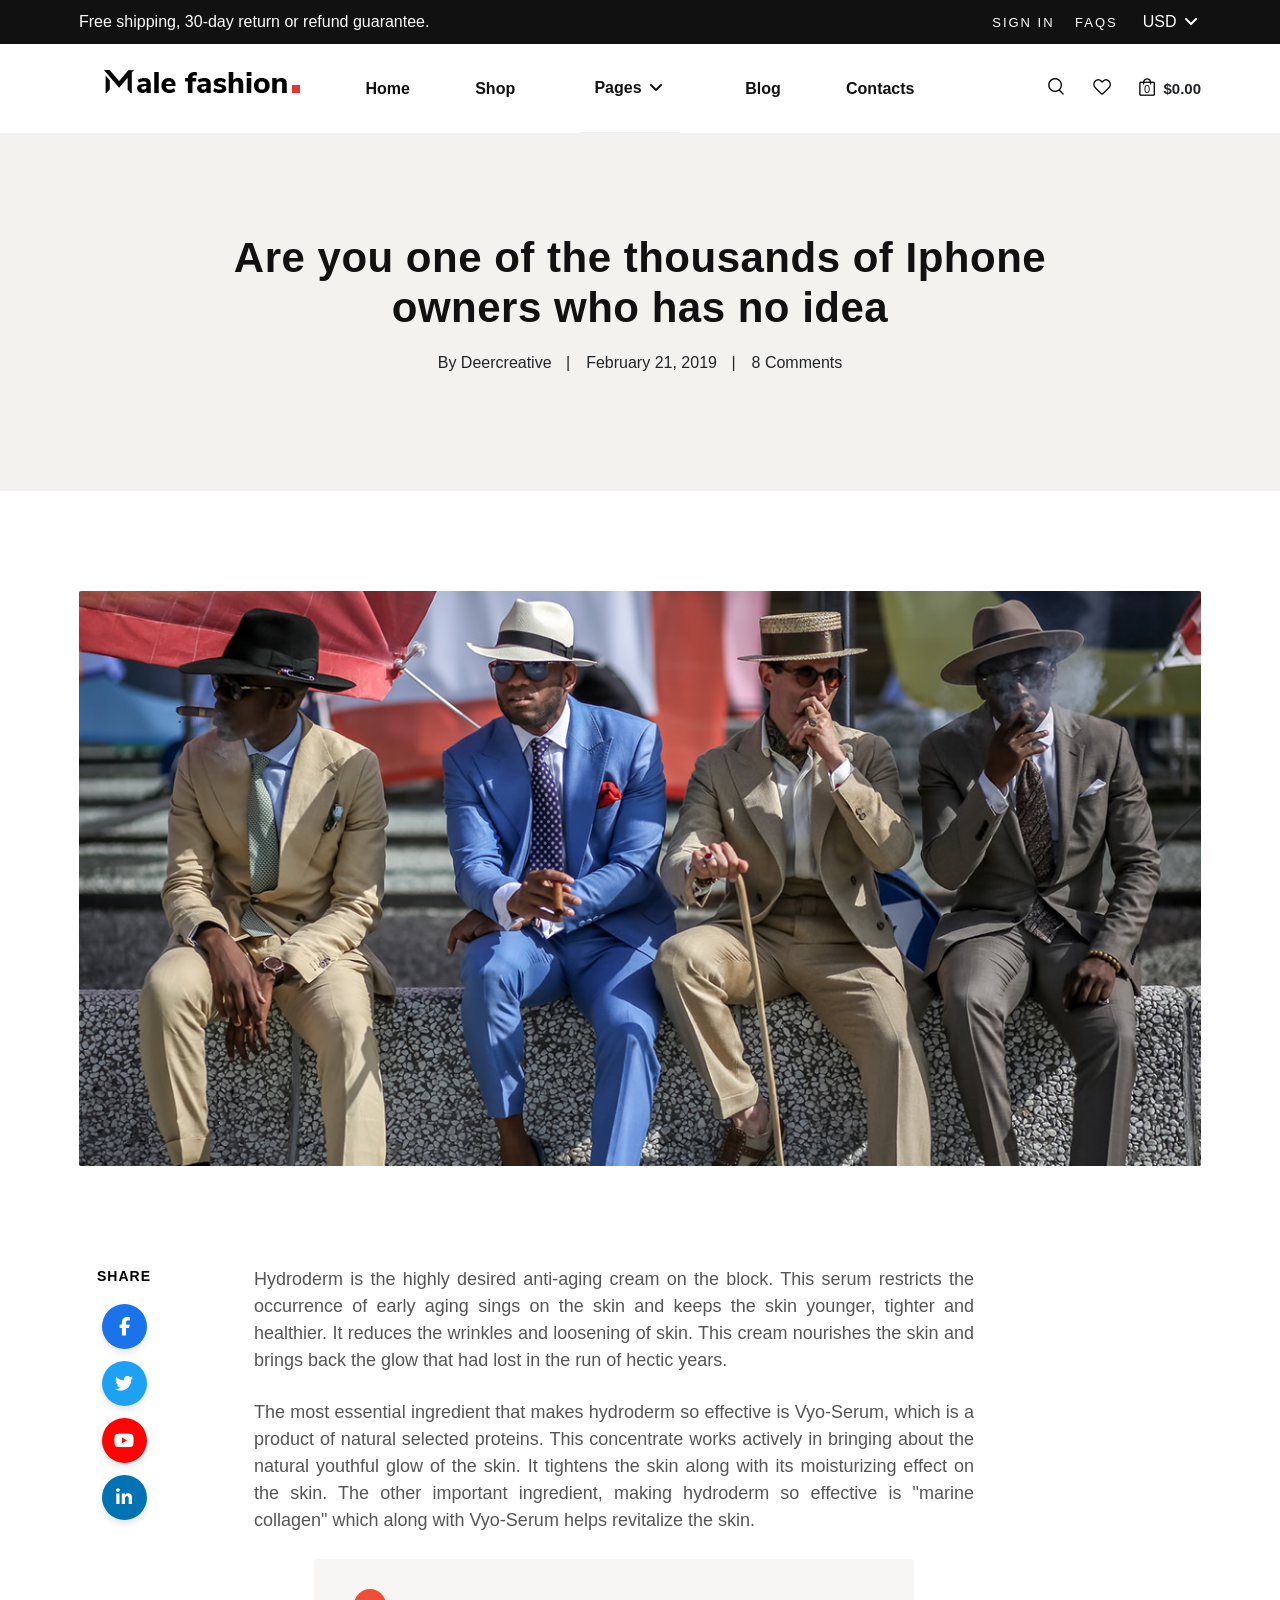
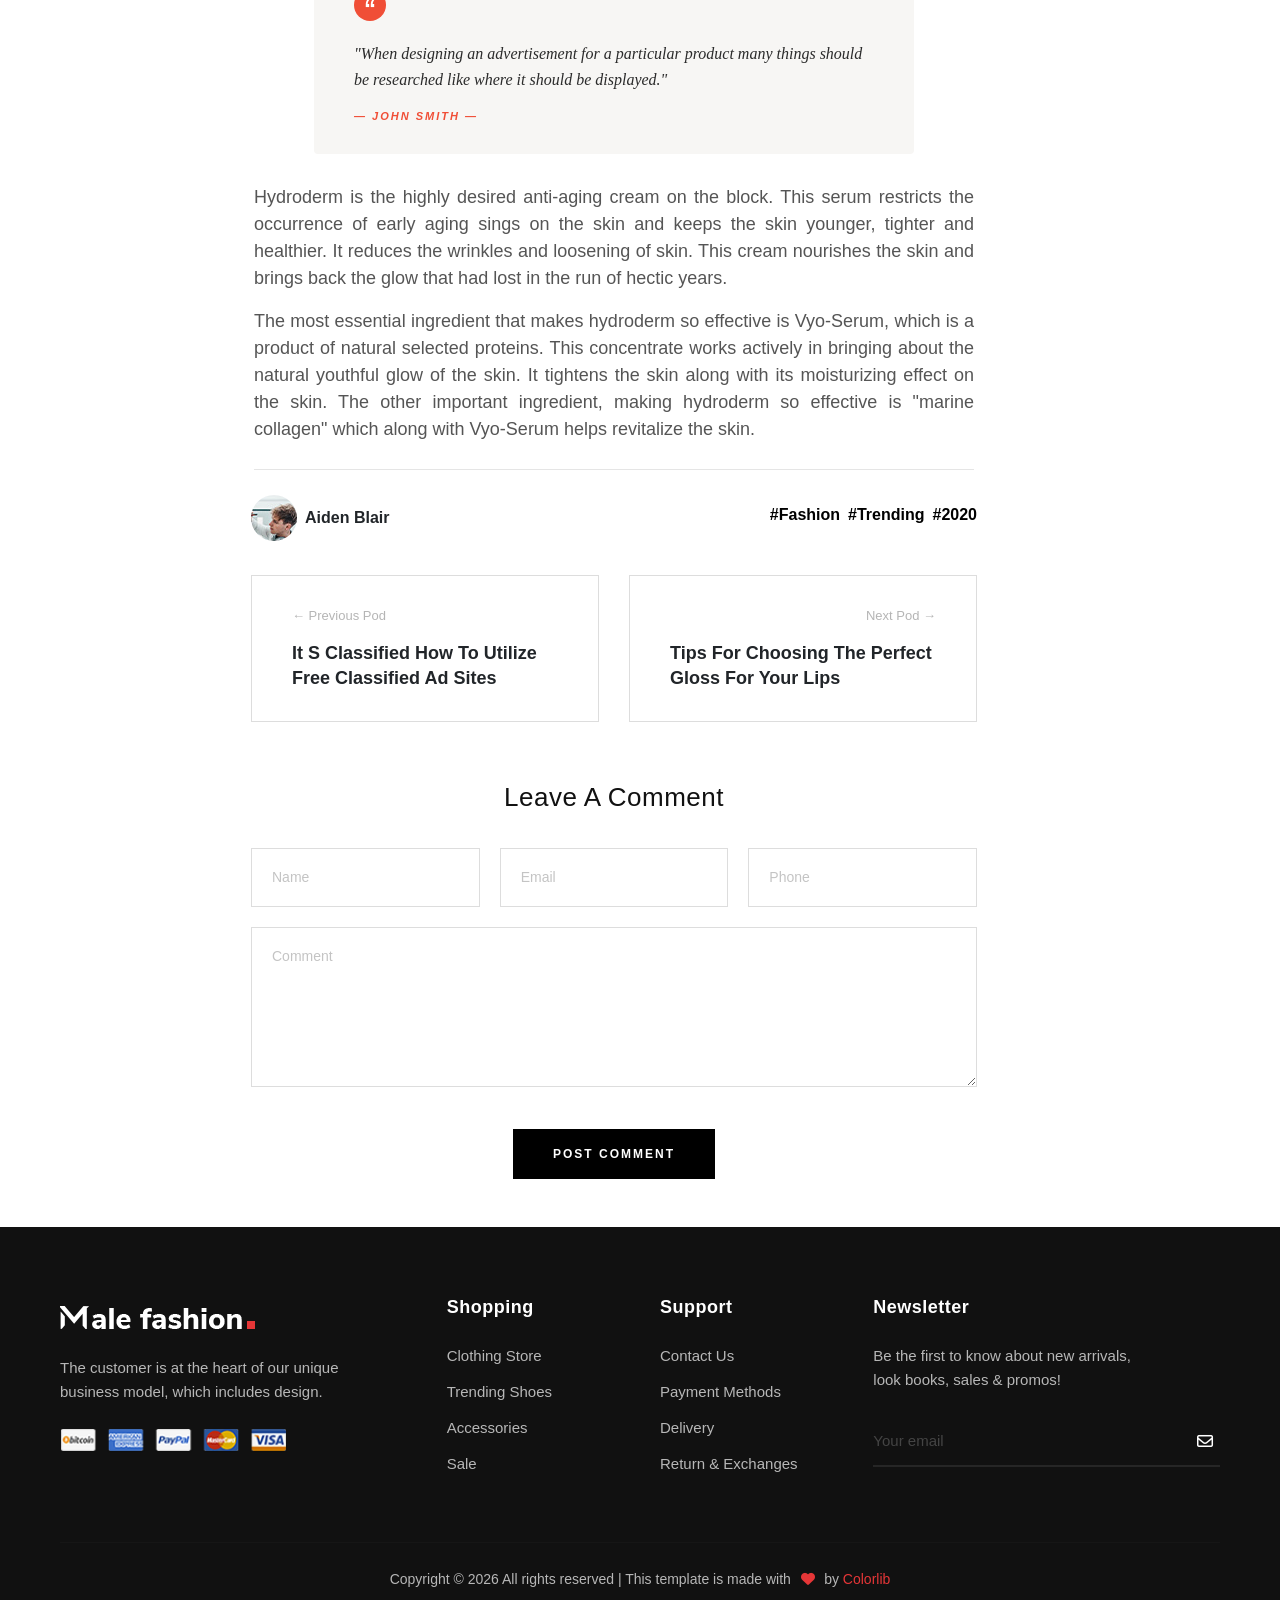
<file: RRR/RRRapp/TEMPLATES/blogdtailes.html>
<!DOCTYPE html>
<html lang="en">

<head>
    <meta charset="UTF-8">
    <meta name="viewport" content="width=device-width, initial-scale=1.0">
    <title>Blog Detaile</title>
    <link rel="stylesheet" href="/RRR/css/all.css">
    <link rel="stylesheet" href="/RRR/css/bootstrap.min.css">
    <link rel="stylesheet" href="/RRR/webfonts/fa-brands-400.ttf">
    <link rel="stylesheet" href="https://cdnjs.cloudflare.com/ajax/libs/font-awesome/6.7.2/css/all.min.css">
    <link rel="stylesheet" href="ecome.css">
</head>

<body>
   <section class="sec_1">
        <header class="header">
            <div class="top_header">
                <div class="container">
                    <div class="row d-flex align-items-center">
                        <div class="col-lg-6 col-md-7 d-flex align-items-center ">
                            <div class="heder_top_left ">
                                <p class="">Free shipping, 30-day return or refund guarantee.</p>
                            </div>
                        </div>
                        <div class="col-lg-6 col-md-5">
                            <div class="header_top_right d-flex justify-content-end  ">
                                <div class="header_top_link">
                                    <a href="#" class="text-decoration-none sifa mx-3">Sign in</a>
                                    <a href="#" class="text-decoration-none sifa ">FAQs</a>
                                </div>
                                    <div class="dropdown">
                                        <div class="currency-btn">
                                            USD <i class="fa-solid fa-angle-down"></i>
                                        </div>

                                        <ul class="currency-menu">
                                            <li><a href="#">USD</a></li>
                                            <li><a href="#">EUR</a></li>
                                            <li><a href="#">INR</a></li>
                                        </ul>
                                    </div>
                                </div>
                            </div>
                        </div>
                    </div>
                </div>
            </div>
            <div class="container">
                <div class="row  rosw d-flex">
                    <div class="col-lg-3  col-md-3">
                        <div class="header_logo">
                            <a href="">
                                <img src="/RRR/img/logo.png" alt="">
                            </a>
                        </div>
                    </div>
                    <div class="col-lg-6 col-md-6">
                        <nav class="header_menu">
                            <ul class="list-unstyled d-flex justify-content-between align-items-center mb-0">

                                <li class="active">
                                    <a href="index.html" class="text-decoration-none">Home</a>
                                </li>

                                <li>
                                    <a href="ecoabout.html" class="text-decoration-none">Shop</a>
                                </li>

                                <li class="menu-item">
                                    <a href="#" class="text-decoration-none">
                                        Pages <i class="fa-solid fa-angle-down"></i>
                                    </a>

                                    <ul class="submenu list-unstyled">
                                        <li><a href="ecoaoutus.html" class="text-decoration-none">About Us</a></li>
                                        <li><a href="ecoshopdetile.html" class="text-decoration-none">Shop Details</a></li>
                                        <li><a href="ecoshoppingcard.html" class="text-decoration-none">Shopping Cart</a></li>
                                        <li><a href="checkaout.html" class="text-decoration-none">Checkout</a></li>
                                        <li><a href="blogdtailes.html" class="text-decoration-none">Blog Details</a></li>
                                    </ul>
                                </li>

                                <li>
                                    <a href="blog.html" class="text-decoration-none">Blog</a>
                                </li>

                                <li>
                                    <a href="contact.html" class="text-decoration-none">Contacts</a>
                                </li>

                            </ul>
                        </nav>
                    </div>
                    <div class="col-lg-3  col-md-3">
                        <div class="header_nav_option">
                            <a href="#" class="sarch_switch"><img src="/RRR/img/search.png" alt=""></a>
                            <a href="#"><img src="/RRR/img/heart.png" alt=""></a>
                            <a href="#"><img src="/RRR/img/cart.png" alt="">
                                <span>0</span></a>
                            <div class="price">$0.00</div>
                        </div>
                    </div>
                </div>
            </div>
        </header>
    </section>

    <section class="blog_heros">
        <div class="container">
            <div class="row justify-content-center">
                <div class="col-lg-9 text-center">
                    <div class="blog_hero_text">
                        <h2>
                            Are you one of the thousands of Iphone owners
                            who has no idea
                        </h2>

                        <ul class="list-unstyled d-flex justify-content-center gap-3">
                            <li>By Deercreative <span class="streths">|</span></li>
                            <li>February 21, 2019 <span class="streths">|</span></li>
                            <li>8 Comments</li>
                        </ul>
                    </div>
                </div>
            </div>
        </div>
    </section>

    <section class="hero_spnd pb-5">
        <div class="container">
            <div class="row justify-content-center">
                <div class="col-lg-12">
                    <div class="hero_img">
                        <img src="/RRR/img/blog-details.jpg" class="img-fluid" alt="">
                    </div>
                </div>
            </div>
            <div class="col-lg-8">
                <div class="container">

                    <div class="content-wrapper">

                        <div class="col-lg-2">
                            <div class="share-sidebar">
                                <span class="share-title">SHARE</span>


                                <a href="#" class="icon facebook">
                                    <i class="fab fa-facebook-f"></i>
                                </a>

                                <a href="#" class="icon twitter">
                                    <i class="fab fa-twitter"></i>
                                </a>

                                <a href="#" class="icon youtube">
                                    <i class="fab fa-youtube"></i>
                                </a>

                                <a href="#" class="icon linkedin">
                                    <i class="fab fa-linkedin-in"></i>
                                </a>
                            </div>
                        </div>

                        <div class="col-lg-12">
                            <div class="art-text">
                                <p class="art_text">Hydroderm is the highly desired anti-aging cream on the block. This
                                    serum restricts the
                                    occurrence of early aging sings on the skin and keeps the skin younger, tighter and
                                    healthier. It reduces the wrinkles and loosening of skin. This cream nourishes the
                                    skin
                                    and brings back the glow that had lost in the run of hectic years.</p>

                                <p class="art_text">The most essential ingredient that makes hydroderm so effective is
                                    Vyo-Serum, which is a
                                    product of natural selected proteins. This concentrate works actively in bringing
                                    about
                                    the natural youthful glow of the skin. It tightens the skin along with its
                                    moisturizing
                                    effect on the skin. The other important ingredient, making hydroderm so effective is
                                    "marine collagen" which along with Vyo-Serum helps revitalize the skin.</p>

                            </div>


                            <div class="quote-container">
                                <div class="quote-icon">“</div>
                                <blockquote class="quote-text">
                                    "When designing an advertisement for a particular product many things should be
                                    researched like where it should be displayed."
                                </blockquote>
                                <cite class="quote-author">— JOHN SMITH —</cite>
                            </div>

                            <div class="art-textra">
                                <p class="art_text">Hydroderm is the highly desired anti-aging cream on the block. This
                                    serum restricts the
                                    occurrence of early aging sings on the skin and keeps the skin younger, tighter and
                                    healthier. It reduces the wrinkles and loosening of skin. This cream nourishes the
                                    skin
                                    and brings back the glow that had lost in the run of hectic years.</p>

                                <p class="art_text">The most essential ingredient that makes hydroderm so effective is
                                    Vyo-Serum, which is a
                                    product of natural selected proteins. This concentrate works actively in bringing
                                    about
                                    the natural youthful glow of the skin. It tightens the skin along with its
                                    moisturizing
                                    effect on the skin. The other important ingredient, making hydroderm so effective is
                                    "marine collagen" which along with Vyo-Serum helps revitalize the skin.</p>

                            </div>

                            <div class="row d-flex">
                                <div class="col-lg-6 col-sm-6 col-md-6">
                                    <div class="blog_athors d-flex align-items-center gap-2">
                                        <div class="blog_dt_pic">
                                            <img src="/RRR/img/blog-author.jpg" alt="" style="border-radius: 50%;">
                                        </div>
                                        <div class="blog_dt_text fw-semibold">
                                            Aiden Blair</div>
                                    </div>
                                </div>
                                <div class="col-lg-6 col-sm-6 col-md-6 pb-5">
                                    <div class="blog_td_text d-flex align-items-center justify-content-end gap-2 pt-2">
                                        <div class="faa">
                                            <a href="" class="text-decoration-none ft2faso">#Fashion</a>
                                        </div>
                                        <div class="faa">
                                            <a href="" class="text-decoration-none ft2faso ">#Trending</a>
                                        </div>
                                        <div class="faa">
                                            <a href="" class="text-decoration-none ft2faso"> #2020</a>
                                        </div>
                                    </div>
                                </div>

                                <div class="container">

                                    <!-- Navigation Links -->
                                    <div class="nav-links">
                                        <a href="#" class="nav-box left">
                                            <span class="nav-label">&leftarrow; Previous Pod</span>
                                            <span class="nav-title">It S Classified How To Utilize<br>Free Classified Ad
                                                Sites</span>
                                        </a>
                                        <a href="#" class="nav-box right">
                                            <span class="nav-label">Next Pod &rightarrow;</span>
                                            <span class="nav-title">Tips For Choosing The Perfect<br>Gloss For Your
                                                Lips</span>
                                        </a>
                                    </div>

                                    <!-- Leave a Comment Section -->
                                    <div class="comment-section">
                                        <h2 class="section-title">Leave A Comment</h2>

                                        <form action="#" method="POST">
                                            <div class="form-grid">
                                                <input type="text" class="input-field" placeholder="Name" required>
                                                <input type="email" class="input-field" placeholder="Email" required>
                                                <input type="tel" class="input-field" placeholder="Phone">
                                            </div>

                                            <textarea class="textarea-field" placeholder="Comment" required></textarea>

                                            <button type="submit" class="submit-btn">Post Comment</button>
                                        </form>
                                    </div>

                                </div>
                            </div>
                        </div>
                    </div>
                </div>
            </div>
        </div>
    </section>

     <footer class="site-footer">
        <div class="footer-container">
            <div class="footer-row">

                <!-- Brand Column -->
                <div class="footer-col">
                    <div class="brand-title"><img src="/RRR/img/footer-logo.png" alt=""></div>
                    <p>The customer is at the heart of our unique business model, which includes design.</p>
                    <div class="payment-methods">
                        <!-- Standard placeholder payment graphics -->
                        <img src="/RRR/img/payment.png" alt="">
                    </div>
                </div>

                <!-- Shopping Links Column -->
                <div class="footer-col">
                    <h3>Shopping</h3>
                    <ul>
                        <li><a href="#">Clothing Store</a></li>
                        <li><a href="#">Trending Shoes</a></li>
                        <li><a href="#">Accessories</a></li>
                        <li><a href="#">Sale</a></li>
                    </ul>
                </div>

                <!-- Support Links Column -->
                <div class="footer-col">
                    <h3>Support</h3>
                    <ul>
                        <li><a href="#">Contact Us</a></li>
                        <li><a href="#">Payment Methods</a></li>
                        <li><a href="#">Delivery</a></li>
                        <li><a href="#">Return & Exchanges</a></li>
                    </ul>
                </div>

                <!-- Newsletter Column -->
                <div class="footer-col">
                    <h3>Newsletter</h3>
                    <p>Be the first to know about new arrivals, look books, sales & promos!</p>
                    <form class="newsletter-form" action="#" method="POST">
                        <input type="email" placeholder="Your email" required>
                        <button type="submit" aria-label="Subscribe">
                            <i class="fa-regular fa-envelope"></i>
                        </button>
                    </form>
                </div>

            </div>

            <hr class="footer-divider">

            <!-- Copyright Bar -->
            <div class="footer-bottom">
                <p>Copyright © 2026 All rights reserved | This template is made with <i class="fa-solid fa-heart"></i>
                    by <a href="https://colorlib.com" target="_blank" rel="noopener">Colorlib</a></p>
            </div>
        </div>
    </footer>




    <script src="/RRR/js2/jquery-3.7.1.min.js"></script>
    <script src="/RRR/js/bootstrap.bundle.js"></script>

   <!-- pages menu -->
    <script>
        $(document).ready(function () {

            $(".menu-item").hover(
                function () {
                    $(this).addClass("active");
                },
                function () {
                    $(this).removeClass("active");
                }
            );

        });
    </script>

<script>
$(document).ready(function () {

    $(".currency-btn").click(function (e) {
        e.stopPropagation();
        $(".currency-menu").slideToggle(300);
    });

    $(document).click(function () {
        $(".currency-menu").slideUp(300);
    });

});
</script>

</body>

</html>
</file>
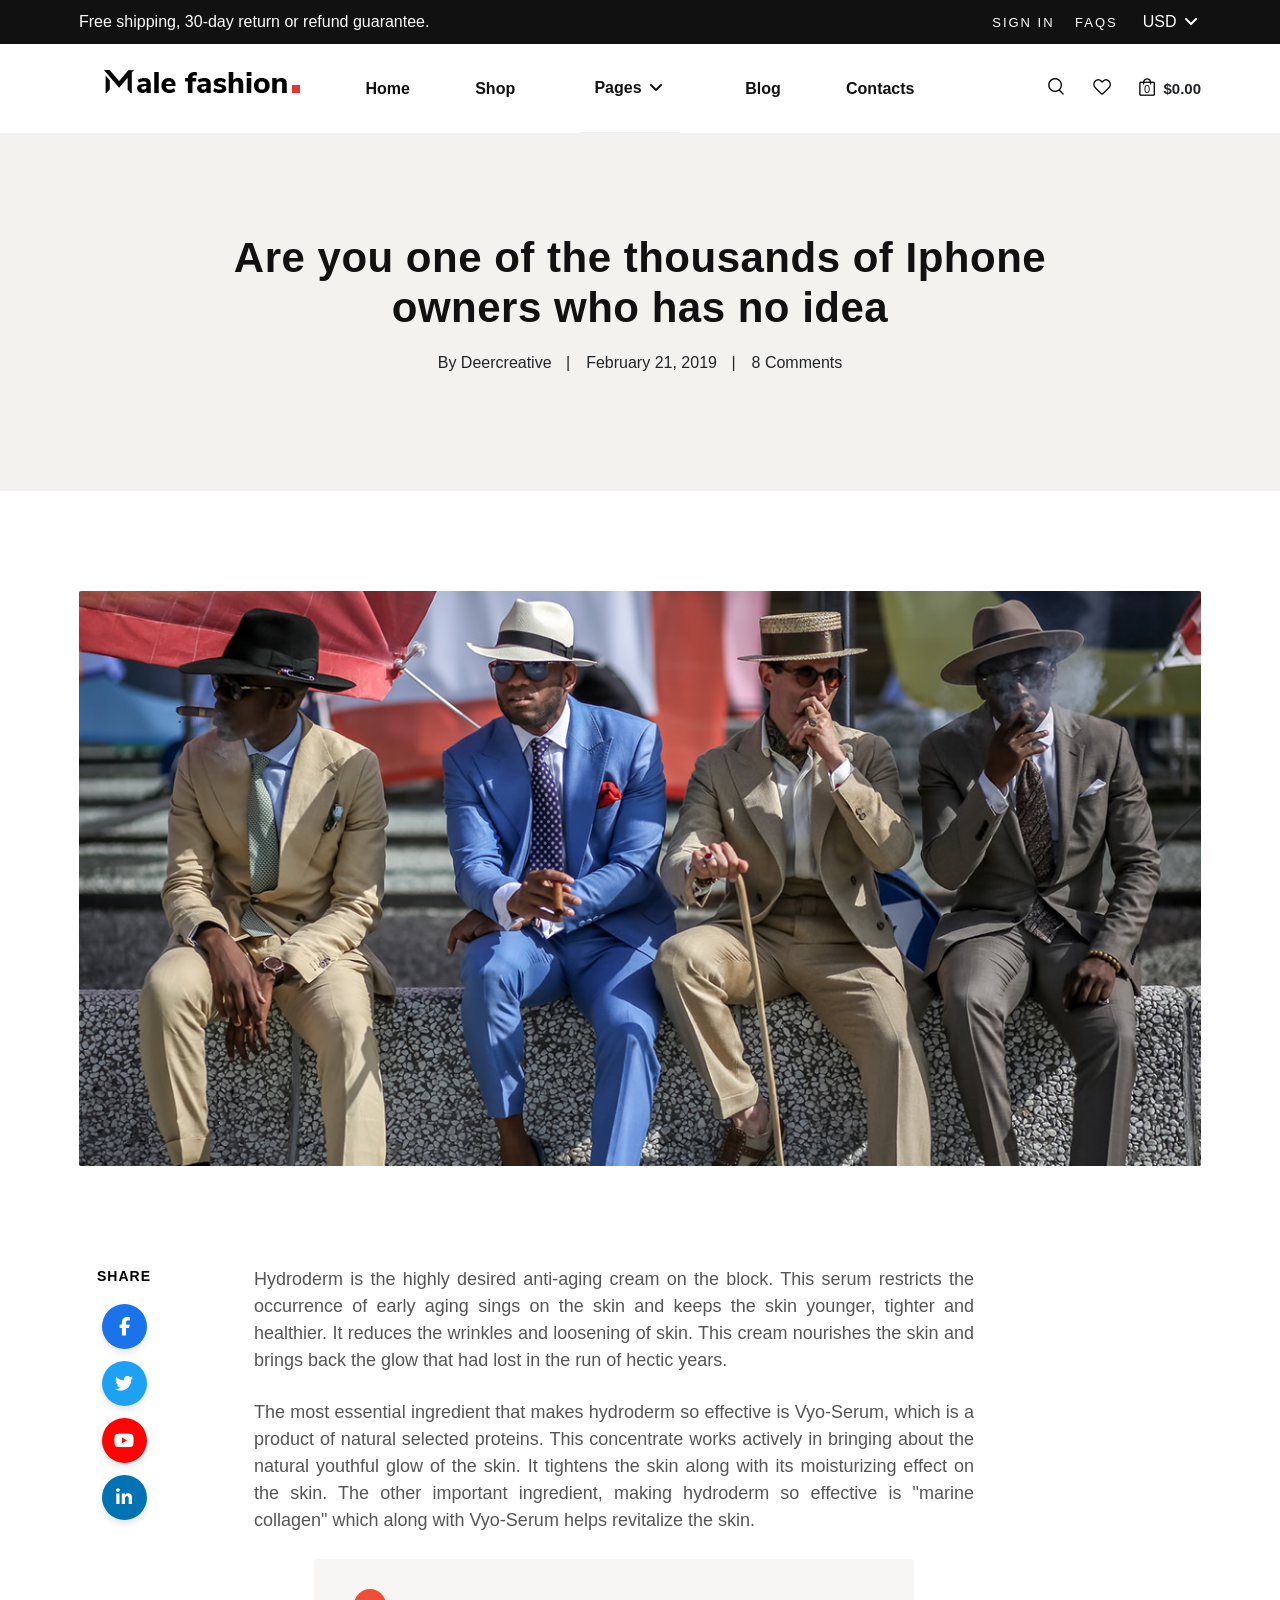
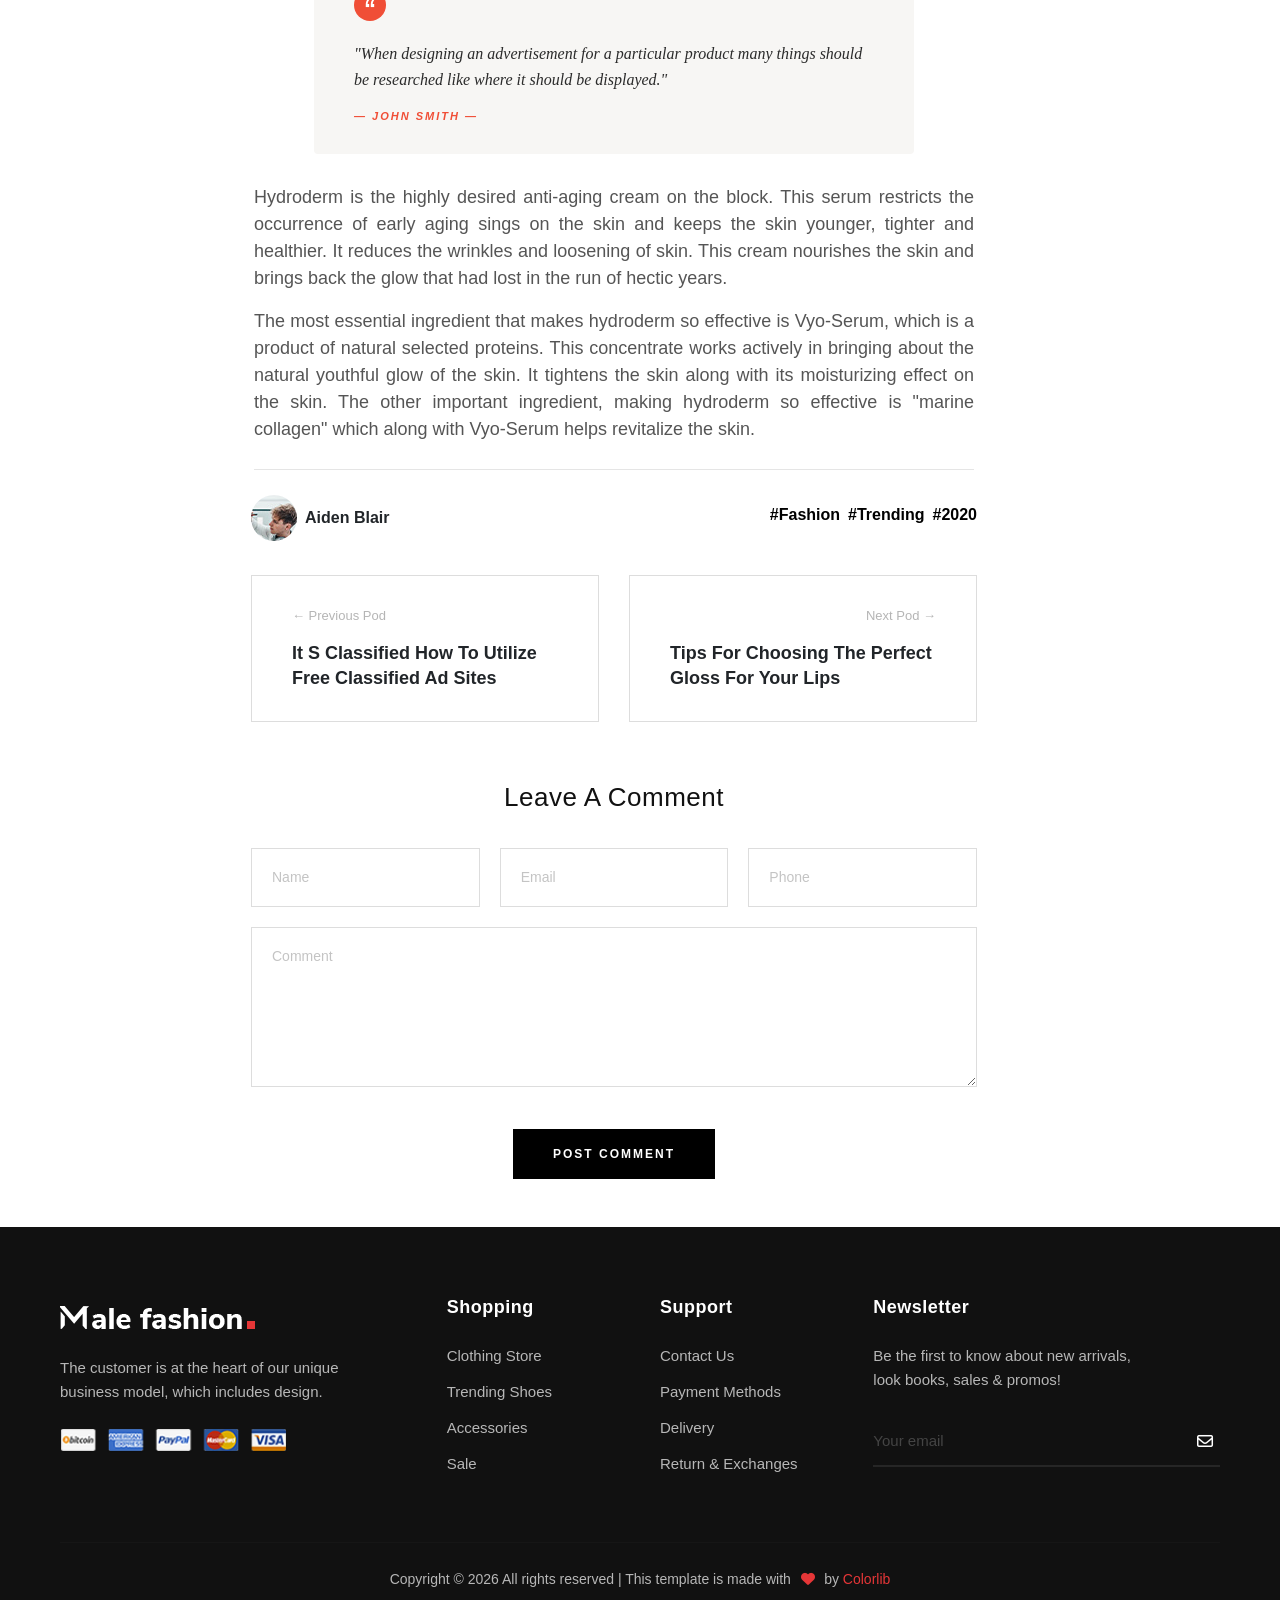
<file: RRR/RRRapp/templates/blogdtailes.html>
<!DOCTYPE html>
<html lang="en">

<head>
    <meta charset="UTF-8">
    <meta name="viewport" content="width=device-width, initial-scale=1.0">
    <title>Blog Detaile</title>
    <link rel="stylesheet" href="/RRR/css/all.css">
    <link rel="stylesheet" href="/RRR/css/bootstrap.min.css">
    <link rel="stylesheet" href="/RRR/webfonts/fa-brands-400.ttf">
    <link rel="stylesheet" href="https://cdnjs.cloudflare.com/ajax/libs/font-awesome/6.7.2/css/all.min.css">
    <link rel="stylesheet" href="./ecome.css">
</head>

<body>
   <section class="sec_1">
        <header class="header">
            <div class="top_header">
                <div class="container">
                    <div class="row d-flex align-items-center">
                        <div class="col-lg-6 col-md-7 d-flex align-items-center ">
                            <div class="heder_top_left ">
                                <p class="">Free shipping, 30-day return or refund guarantee.</p>
                            </div>
                        </div>
                        <div class="col-lg-6 col-md-5">
                            <div class="header_top_right d-flex justify-content-end  ">
                                <div class="header_top_link">
                                    <a href="#" class="text-decoration-none sifa mx-3">Sign in</a>
                                    <a href="#" class="text-decoration-none sifa ">FAQs</a>
                                </div>
                                    <div class="dropdown">
                                        <div class="currency-btn">
                                            USD <i class="fa-solid fa-angle-down"></i>
                                        </div>

                                        <ul class="currency-menu">
                                            <li><a href="#">USD</a></li>
                                            <li><a href="#">EUR</a></li>
                                            <li><a href="#">INR</a></li>
                                        </ul>
                                    </div>
                                </div>
                            </div>
                        </div>
                    </div>
                </div>
            </div>
            <div class="container">
                <div class="row  rosw d-flex">
                    <div class="col-lg-3  col-md-3">
                        <div class="header_logo">
                            <a href="">
                                <img src="/RRR/img/logo.png" alt="">
                            </a>
                        </div>
                    </div>
                    <div class="col-lg-6 col-md-6">
                        <nav class="header_menu">
                            <ul class="list-unstyled d-flex justify-content-between align-items-center mb-0">

                                <li class="active">
                                    <a href="index.html" class="text-decoration-none">Home</a>
                                </li>

                                <li>
                                    <a href="ecoabout.html" class="text-decoration-none">Shop</a>
                                </li>

                                <li class="menu-item">
                                    <a href="#" class="text-decoration-none">
                                        Pages <i class="fa-solid fa-angle-down"></i>
                                    </a>

                                    <ul class="submenu list-unstyled">
                                        <li><a href="ecoaoutus.html" class="text-decoration-none">About Us</a></li>
                                        <li><a href="ecoshopdetile.html" class="text-decoration-none">Shop Details</a></li>
                                        <li><a href="ecoshoppingcard.html" class="text-decoration-none">Shopping Cart</a></li>
                                        <li><a href="checkaout.html" class="text-decoration-none">Checkout</a></li>
                                        <li><a href="blogdtailes.html" class="text-decoration-none">Blog Details</a></li>
                                    </ul>
                                </li>

                                <li>
                                    <a href="blog.html" class="text-decoration-none">Blog</a>
                                </li>

                                <li>
                                    <a href="contact.html" class="text-decoration-none">Contacts</a>
                                </li>

                            </ul>
                        </nav>
                    </div>
                    <div class="col-lg-3  col-md-3">
                        <div class="header_nav_option">
                            <a href="#" class="sarch_switch"><img src="/RRR/img/search.png" alt=""></a>
                            <a href="#"><img src="/RRR/img/heart.png" alt=""></a>
                            <a href="#"><img src="/RRR/img/cart.png" alt="">
                                <span>0</span></a>
                            <div class="price">$0.00</div>
                        </div>
                    </div>
                </div>
            </div>
        </header>
    </section>

    <section class="blog_heros">
        <div class="container">
            <div class="row justify-content-center">
                <div class="col-lg-9 text-center">
                    <div class="blog_hero_text">
                        <h2>
                            Are you one of the thousands of Iphone owners
                            who has no idea
                        </h2>

                        <ul class="list-unstyled d-flex justify-content-center gap-3">
                            <li>By Deercreative <span class="streths">|</span></li>
                            <li>February 21, 2019 <span class="streths">|</span></li>
                            <li>8 Comments</li>
                        </ul>
                    </div>
                </div>
            </div>
        </div>
    </section>

    <section class="hero_spnd pb-5">
        <div class="container">
            <div class="row justify-content-center">
                <div class="col-lg-12">
                    <div class="hero_img">
                        <img src="/RRR/img/blog-details.jpg" class="img-fluid" alt="">
                    </div>
                </div>
            </div>
            <div class="col-lg-8">
                <div class="container">

                    <div class="content-wrapper">

                        <div class="col-lg-2">
                            <div class="share-sidebar">
                                <span class="share-title">SHARE</span>


                                <a href="#" class="icon facebook">
                                    <i class="fab fa-facebook-f"></i>
                                </a>

                                <a href="#" class="icon twitter">
                                    <i class="fab fa-twitter"></i>
                                </a>

                                <a href="#" class="icon youtube">
                                    <i class="fab fa-youtube"></i>
                                </a>

                                <a href="#" class="icon linkedin">
                                    <i class="fab fa-linkedin-in"></i>
                                </a>
                            </div>
                        </div>

                        <div class="col-lg-12">
                            <div class="art-text">
                                <p class="art_text">Hydroderm is the highly desired anti-aging cream on the block. This
                                    serum restricts the
                                    occurrence of early aging sings on the skin and keeps the skin younger, tighter and
                                    healthier. It reduces the wrinkles and loosening of skin. This cream nourishes the
                                    skin
                                    and brings back the glow that had lost in the run of hectic years.</p>

                                <p class="art_text">The most essential ingredient that makes hydroderm so effective is
                                    Vyo-Serum, which is a
                                    product of natural selected proteins. This concentrate works actively in bringing
                                    about
                                    the natural youthful glow of the skin. It tightens the skin along with its
                                    moisturizing
                                    effect on the skin. The other important ingredient, making hydroderm so effective is
                                    "marine collagen" which along with Vyo-Serum helps revitalize the skin.</p>

                            </div>


                            <div class="quote-container">
                                <div class="quote-icon">“</div>
                                <blockquote class="quote-text">
                                    "When designing an advertisement for a particular product many things should be
                                    researched like where it should be displayed."
                                </blockquote>
                                <cite class="quote-author">— JOHN SMITH —</cite>
                            </div>

                            <div class="art-textra">
                                <p class="art_text">Hydroderm is the highly desired anti-aging cream on the block. This
                                    serum restricts the
                                    occurrence of early aging sings on the skin and keeps the skin younger, tighter and
                                    healthier. It reduces the wrinkles and loosening of skin. This cream nourishes the
                                    skin
                                    and brings back the glow that had lost in the run of hectic years.</p>

                                <p class="art_text">The most essential ingredient that makes hydroderm so effective is
                                    Vyo-Serum, which is a
                                    product of natural selected proteins. This concentrate works actively in bringing
                                    about
                                    the natural youthful glow of the skin. It tightens the skin along with its
                                    moisturizing
                                    effect on the skin. The other important ingredient, making hydroderm so effective is
                                    "marine collagen" which along with Vyo-Serum helps revitalize the skin.</p>

                            </div>

                            <div class="row d-flex">
                                <div class="col-lg-6 col-sm-6 col-md-6">
                                    <div class="blog_athors d-flex align-items-center gap-2">
                                        <div class="blog_dt_pic">
                                            <img src="/RRR/img/blog-author.jpg" alt="" style="border-radius: 50%;">
                                        </div>
                                        <div class="blog_dt_text fw-semibold">
                                            Aiden Blair</div>
                                    </div>
                                </div>
                                <div class="col-lg-6 col-sm-6 col-md-6 pb-5">
                                    <div class="blog_td_text d-flex align-items-center justify-content-end gap-2 pt-2">
                                        <div class="faa">
                                            <a href="" class="text-decoration-none ft2faso">#Fashion</a>
                                        </div>
                                        <div class="faa">
                                            <a href="" class="text-decoration-none ft2faso ">#Trending</a>
                                        </div>
                                        <div class="faa">
                                            <a href="" class="text-decoration-none ft2faso"> #2020</a>
                                        </div>
                                    </div>
                                </div>

                                <div class="container">

                                    <!-- Navigation Links -->
                                    <div class="nav-links">
                                        <a href="#" class="nav-box left">
                                            <span class="nav-label">&leftarrow; Previous Pod</span>
                                            <span class="nav-title">It S Classified How To Utilize<br>Free Classified Ad
                                                Sites</span>
                                        </a>
                                        <a href="#" class="nav-box right">
                                            <span class="nav-label">Next Pod &rightarrow;</span>
                                            <span class="nav-title">Tips For Choosing The Perfect<br>Gloss For Your
                                                Lips</span>
                                        </a>
                                    </div>

                                    <!-- Leave a Comment Section -->
                                    <div class="comment-section">
                                        <h2 class="section-title">Leave A Comment</h2>

                                        <form action="#" method="POST">
                                            <div class="form-grid">
                                                <input type="text" class="input-field" placeholder="Name" required>
                                                <input type="email" class="input-field" placeholder="Email" required>
                                                <input type="tel" class="input-field" placeholder="Phone">
                                            </div>

                                            <textarea class="textarea-field" placeholder="Comment" required></textarea>

                                            <button type="submit" class="submit-btn">Post Comment</button>
                                        </form>
                                    </div>

                                </div>
                            </div>
                        </div>
                    </div>
                </div>
            </div>
        </div>
    </section>

     <footer class="site-footer">
        <div class="footer-container">
            <div class="footer-row">

                <!-- Brand Column -->
                <div class="footer-col">
                    <div class="brand-title"><img src="/RRR/img/footer-logo.png" alt=""></div>
                    <p>The customer is at the heart of our unique business model, which includes design.</p>
                    <div class="payment-methods">
                        <!-- Standard placeholder payment graphics -->
                        <img src="/RRR/img/payment.png" alt="">
                    </div>
                </div>

                <!-- Shopping Links Column -->
                <div class="footer-col">
                    <h3>Shopping</h3>
                    <ul>
                        <li><a href="#">Clothing Store</a></li>
                        <li><a href="#">Trending Shoes</a></li>
                        <li><a href="#">Accessories</a></li>
                        <li><a href="#">Sale</a></li>
                    </ul>
                </div>

                <!-- Support Links Column -->
                <div class="footer-col">
                    <h3>Support</h3>
                    <ul>
                        <li><a href="#">Contact Us</a></li>
                        <li><a href="#">Payment Methods</a></li>
                        <li><a href="#">Delivery</a></li>
                        <li><a href="#">Return & Exchanges</a></li>
                    </ul>
                </div>

                <!-- Newsletter Column -->
                <div class="footer-col">
                    <h3>Newsletter</h3>
                    <p>Be the first to know about new arrivals, look books, sales & promos!</p>
                    <form class="newsletter-form" action="#" method="POST">
                        <input type="email" placeholder="Your email" required>
                        <button type="submit" aria-label="Subscribe">
                            <i class="fa-regular fa-envelope"></i>
                        </button>
                    </form>
                </div>

            </div>

            <hr class="footer-divider">

            <!-- Copyright Bar -->
            <div class="footer-bottom">
                <p>Copyright © 2026 All rights reserved | This template is made with <i class="fa-solid fa-heart"></i>
                    by <a href="https://colorlib.com" target="_blank" rel="noopener">Colorlib</a></p>
            </div>
        </div>
    </footer>




    <script src="/RRR/js2/jquery-3.7.1.min.js"></script>
    <script src="/RRR/js/bootstrap.bundle.js"></script>

   <!-- pages menu -->
    <script>
        $(document).ready(function () {

            $(".menu-item").hover(
                function () {
                    $(this).addClass("active");
                },
                function () {
                    $(this).removeClass("active");
                }
            );

        });
    </script>

<script>
$(document).ready(function () {

    $(".currency-btn").click(function (e) {
        e.stopPropagation();
        $(".currency-menu").slideToggle(300);
    });

    $(document).click(function () {
        $(".currency-menu").slideUp(300);
    });

});
</script>

</body>

</html>
</file>
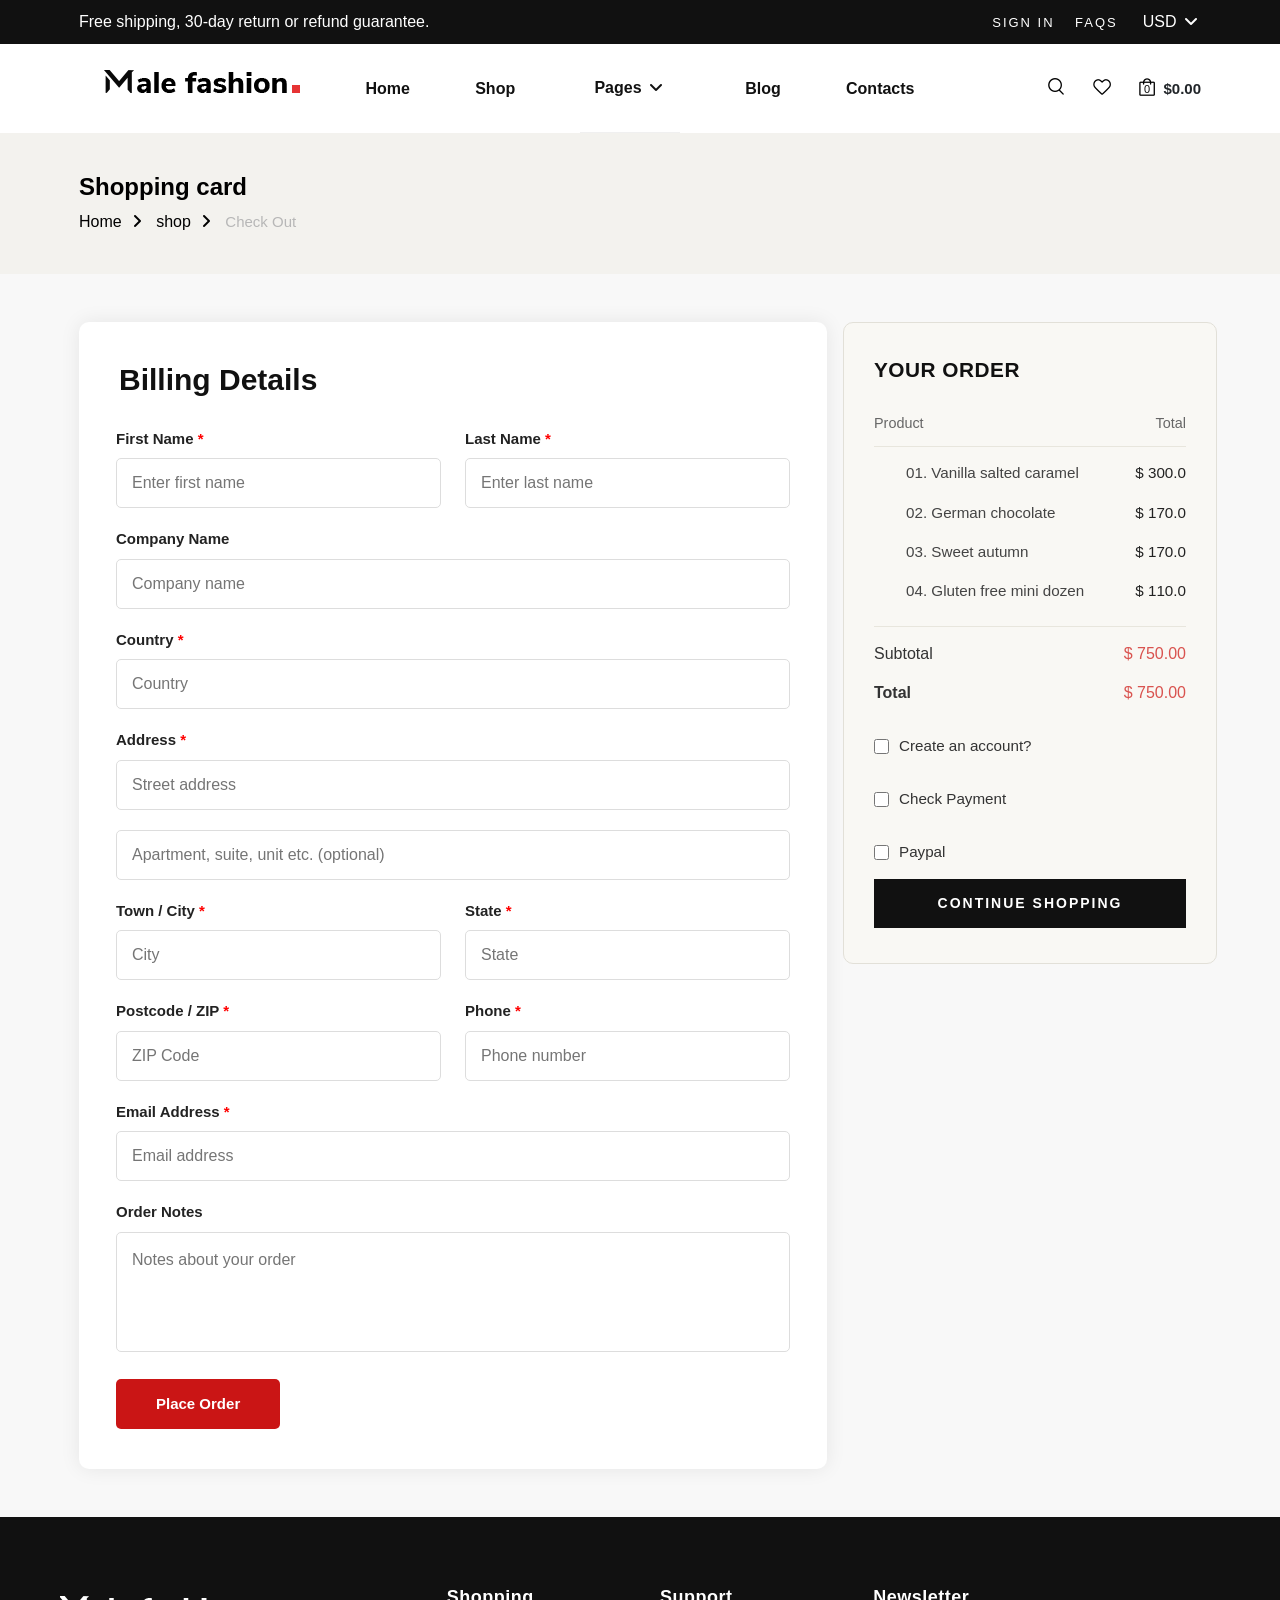
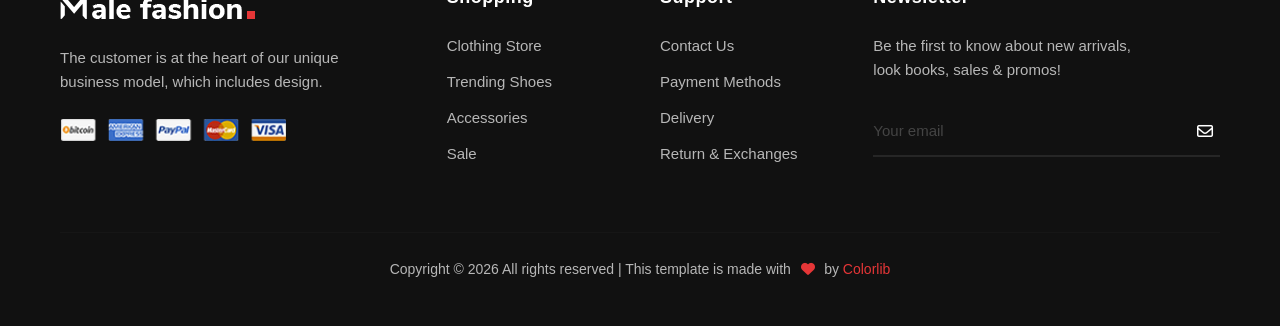
<file: RRR/RRRapp/TEMPLATES/checkaout.html>
<!DOCTYPE html>
<html lang="en">

<head>
    <meta charset="UTF-8">
    <meta name="viewport" content="width=device-width, initial-scale=1.0">
    <title>Checkout</title>
    <link rel="stylesheet" href="/RRR/css/all.css">
    <link rel="stylesheet" href="/RRR/css/bootstrap.min.css">
    <link rel="stylesheet" href="/RRR/webfonts/fa-brands-400.ttf">
    <link rel="stylesheet" href="https://cdnjs.cloudflare.com/ajax/libs/font-awesome/6.7.2/css/all.min.css">
    <link rel="stylesheet" href="ecome.css">
</head>

<body>
   <section class="sec_1">
        <header class="header">
            <div class="top_header">
                <div class="container">
                    <div class="row d-flex align-items-center">
                        <div class="col-lg-6 col-md-7 d-flex align-items-center ">
                            <div class="heder_top_left ">
                                <p class="">Free shipping, 30-day return or refund guarantee.</p>
                            </div>
                        </div>
                        <div class="col-lg-6 col-md-5">
                            <div class="header_top_right d-flex justify-content-end  ">
                                <div class="header_top_link">
                                    <a href="#" class="text-decoration-none sifa mx-3">Sign in</a>
                                    <a href="#" class="text-decoration-none sifa ">FAQs</a>
                                </div>
                                    <div class="dropdown">
                                        <div class="currency-btn">
                                            USD <i class="fa-solid fa-angle-down"></i>
                                        </div>

                                        <ul class="currency-menu">
                                            <li><a href="#">USD</a></li>
                                            <li><a href="#">EUR</a></li>
                                            <li><a href="#">INR</a></li>
                                        </ul>
                                    </div>
                                </div>
                            </div>
                        </div>
                    </div>
                </div>
            </div>
            <div class="container">
                <div class="row  rosw d-flex">
                    <div class="col-lg-3  col-md-3">
                        <div class="header_logo">
                            <a href="">
                                <img src="/RRR/img/logo.png" alt="">
                            </a>
                        </div>
                    </div>
                    <div class="col-lg-6 col-md-6">
                        <nav class="header_menu">
                            <ul class="list-unstyled d-flex justify-content-between align-items-center mb-0">

                                <li class="active">
                                    <a href="index.html" class="text-decoration-none">Home</a>
                                </li>

                                <li>
                                    <a href="ecoabout.html" class="text-decoration-none">Shop</a>
                                </li>

                                <li class="menu-item">
                                    <a href="#" class="text-decoration-none">
                                        Pages <i class="fa-solid fa-angle-down"></i>
                                    </a>

                                    <ul class="submenu list-unstyled">
                                        <li><a href="ecoaoutus.html" class="text-decoration-none">About Us</a></li>
                                        <li><a href="ecoshopdetile.html" class="text-decoration-none">Shop Details</a></li>
                                        <li><a href="ecoshoppingcard.html" class="text-decoration-none">Shopping Cart</a></li>
                                        <li><a href="checkaout.html" class="text-decoration-none">Checkout</a></li>
                                        <li><a href="blogdtailes.html" class="text-decoration-none">Blog Details</a></li>
                                    </ul>
                                </li>

                                <li>
                                    <a href="blog.html" class="text-decoration-none">Blog</a>
                                </li>

                                <li>
                                    <a href="contact.html" class="text-decoration-none">Contacts</a>
                                </li>

                            </ul>
                        </nav>
                    </div>
                    <div class="col-lg-3  col-md-3">
                        <div class="header_nav_option">
                            <a href="#" class="sarch_switch"><img src="/RRR/img/search.png" alt=""></a>
                            <a href="#"><img src="/RRR/img/heart.png" alt=""></a>
                            <a href="#"><img src="/RRR/img/cart.png" alt="">
                                <span>0</span></a>
                            <div class="price">$0.00</div>
                        </div>
                    </div>
                </div>
            </div>
        </header>
    </section>

    <section class="sp_option">
        <div class="container">
            <div class="row">
                <div class="col-lg-12">
                    <div class="sp_text">
                        <h4 class="shpps">Shopping card</h4>
                    </div>
                    <div class="sp_link">
                        <a href="" class="text-decoration-none links">Home<span><i
                                    class="fa-solid fa-angle-right"></i></span></i></a>
                        <a href="" class="text-decoration-none links">shop<span><i
                                    class="fa-solid fa-angle-right"></i></span></i></a>
                        <span class="dubspan">Check Out</span>
                    </div>
                </div>
            </div>
        </div>
    </section>


    <section class="billing-section py-5">
        <div class="container">
            <div class="row justify-content-center">
                <div class="col-lg-12 d-flex gap-3">
                    <div class="col-lg-8">
                        <div class="billing-box">
                            <h3 class="billing-title">Billing Details</h3>

                            <form>
                                <div class="row">
                                    <div class="col-md-6">
                                        <div class="form-group">
                                            <label>First Name <span>*</span></label>
                                            <input type="text" placeholder="Enter first name">
                                        </div>
                                    </div>

                                    <div class="col-md-6">
                                        <div class="form-group">
                                            <label>Last Name <span>*</span></label>
                                            <input type="text" placeholder="Enter last name">
                                        </div>
                                    </div>

                                    <div class="col-12">
                                        <div class="form-group">
                                            <label>Company Name</label>
                                            <input type="text" placeholder="Company name">
                                        </div>
                                    </div>

                                    <div class="col-12">
                                        <div class="form-group">
                                            <label>Country <span>*</span></label>
                                            <input type="text" placeholder="Country">
                                        </div>
                                    </div>

                                    <div class="col-12">
                                        <div class="form-group">
                                            <label>Address <span>*</span></label>
                                            <input type="text" placeholder="Street address">
                                        </div>
                                    </div>

                                    <div class="col-12">
                                        <div class="form-group">
                                            <input type="text" placeholder="Apartment, suite, unit etc. (optional)">
                                        </div>
                                    </div>

                                    <div class="col-md-6">
                                        <div class="form-group">
                                            <label>Town / City <span>*</span></label>
                                            <input type="text" placeholder="City">
                                        </div>
                                    </div>

                                    <div class="col-md-6">
                                        <div class="form-group">
                                            <label>State <span>*</span></label>
                                            <input type="text" placeholder="State">
                                        </div>
                                    </div>

                                    <div class="col-md-6">
                                        <div class="form-group">
                                            <label>Postcode / ZIP <span>*</span></label>
                                            <input type="text" placeholder="ZIP Code">
                                        </div>
                                    </div>

                                    <div class="col-md-6">
                                        <div class="form-group">
                                            <label>Phone <span>*</span></label>
                                            <input type="text" placeholder="Phone number">
                                        </div>
                                    </div>

                                    <div class="col-12">
                                        <div class="form-group">
                                            <label>Email Address <span>*</span></label>
                                            <input type="email" placeholder="Email address">
                                        </div>
                                    </div>

                                    <div class="col-12">
                                        <div class="form-group">
                                            <label>Order Notes</label>
                                            <textarea rows="5" placeholder="Notes about your order"></textarea>
                                        </div>
                                    </div>

                                    <div class="col-12">
                                        <button type="submit" class="billing-btn">
                                            Place Order
                                        </button>
                                    </div>
                                </div>
                            </form>

                        </div>
                    </div>
                    <div class="col-lg-4">
                        <div class="order-summary-container">
                            <h2>YOUR ORDER</h2>

                            <div class="table-header">
                                <span>Product</span>
                                <span>Total</span>
                            </div>

                            <ul class="product-list">
                                <li>
                                    <span class="product-name">01. Vanilla salted caramel</span>
                                    <span class="product-price">$ 300.0</span>
                                </li>
                                <li>
                                    <span class="product-name">02. German chocolate</span>
                                    <span class="product-price">$ 170.0</span>
                                </li>
                                <li>
                                    <span class="product-name">03. Sweet autumn</span>
                                    <span class="product-price">$ 170.0</span>
                                </li>
                                <li>
                                    <span class="product-name">04. Gluten free mini dozen</span>
                                    <span class="product-price">$ 110.0</span>
                                </li>
                            </ul>

                            <div class="totals-section">
                                <div class="total-row">
                                    <span>Subtotal</span>
                                    <span class="highlight-price">$ 750.00</span>
                                </div>
                                <div class="total-row font-bold">
                                    <span>Total</span>
                                    <span class="highlight-price">$ 750.00</span>
                                </div>
                            </div>

                            <div class="account-creation">
                                <label class="checkbox-container">
                                    <input type="checkbox" id="create-account">
                                    <span class="checkmark"></span>
                                    Create an account?
                                </label>
                            </div>

                            <p p class="placeholder-text" id="account-text" style="display: none;">
                                LoLorem ipsum dolor sit amet, consectetur adip elit, sed do eiusmod tempor incididunt ut
                                labore et dolore magna aliqua.
                            </p>

                            <div class="account-creation">
                                <label class="checkbox-container">
                                    <input type="checkbox" class="payment-method">
                                    <span class="checkmark"></span>
                                    Check Payment
                                </label>
                            </div>

                            <div class="account-creation">
                                <label class="checkbox-container">
                                    <input type="checkbox" class="payment-method">
                                    <span class="checkmark"></span>
                                    Paypal
                                </label>
                            </div>



                            <div class="updet_btn " style="display: flex;justify-content: center;">
                                <a href="#" class="text-decoration-none text-white"> Continue Shopping</a></a>
                            </div>

                        </div>

                    </div>
                </div>
            </div>
        </div>
    </section>

    <footer class="site-footer">
        <div class="footer-container">
            <div class="footer-row">

                <!-- Brand Column -->
                <div class="footer-col">
                    <div class="brand-title"><img src="/RRR/img/footer-logo.png" alt=""></div>
                    <p>The customer is at the heart of our unique business model, which includes design.</p>
                    <div class="payment-methods">
                        <!-- Standard placeholder payment graphics -->
                        <img src="/RRR/img/payment.png" alt="">
                    </div>
                </div>

                <!-- Shopping Links Column -->
                <div class="footer-col">
                    <h3>Shopping</h3>
                    <ul>
                        <li><a href="#">Clothing Store</a></li>
                        <li><a href="#">Trending Shoes</a></li>
                        <li><a href="#">Accessories</a></li>
                        <li><a href="#">Sale</a></li>
                    </ul>
                </div>

                <!-- Support Links Column -->
                <div class="footer-col">
                    <h3>Support</h3>
                    <ul>
                        <li><a href="#">Contact Us</a></li>
                        <li><a href="#">Payment Methods</a></li>
                        <li><a href="#">Delivery</a></li>
                        <li><a href="#">Return & Exchanges</a></li>
                    </ul>
                </div>

                <!-- Newsletter Column -->
                <div class="footer-col">
                    <h3>Newsletter</h3>
                    <p>Be the first to know about new arrivals, look books, sales & promos!</p>
                    <form class="newsletter-form" action="#" method="POST">
                        <input type="email" placeholder="Your email" required>
                        <button type="submit" aria-label="Subscribe">
                            <i class="fa-regular fa-envelope"></i>
                        </button>
                    </form>
                </div>

            </div>

            <hr class="footer-divider">

            <!-- Copyright Bar -->
            <div class="footer-bottom">
                <p>Copyright © 2026 All rights reserved | This template is made with <i class="fa-solid fa-heart"></i>
                    by <a href="https://colorlib.com" target="_blank" rel="noopener">Colorlib</a></p>
            </div>
        </div>
    </footer>


    <script src="/RRR/js2/jquery-3.7.1.min.js"></script>
    <script src="/RRR/js/bootstrap.bundle.js"></script>


<!-- pages menu -->
    <script>
        $(document).ready(function () {

            $(".menu-item").hover(
                function () {
                    $(this).addClass("active");
                },
                function () {
                    $(this).removeClass("active");
                }
            );

        });
    </script>

<script>
$(document).ready(function () {

    $(".currency-btn").click(function (e) {
        e.stopPropagation();
        $(".currency-menu").slideToggle(300);
    });

    $(document).click(function () {
        $(".currency-menu").slideUp(300);
    });

});
</script>

    <!-- from datile -->
    <script>
        $(document).ready(function () {

            // Create account text show/hide
            $("#create-account").change(function () {
                $("#account-text").slideToggle();
            });

            // Only one payment method selected
            $(".payment-method").change(function () {
                $(".payment-method").not(this).prop("checked", false);
            });

            // Form validation
            $(".billing-btn").click(function (e) {

                let firstName = $('input[placeholder="Enter first name"]').val();
                let lastName = $('input[placeholder="Enter last name"]').val();
                let email = $('input[type="email"]').val();
                let phone = $('input[placeholder="Phone number"]').val();

                if (
                    firstName == "" ||
                    lastName == "" ||
                    email == "" ||
                    phone == ""
                ) {
                    e.preventDefault();
                    alert("Please fill all required fields.");
                } else {
                    alert("Order Placed Successfully!");
                }
            });

        });
    </script>
</body>

</html>
</file>
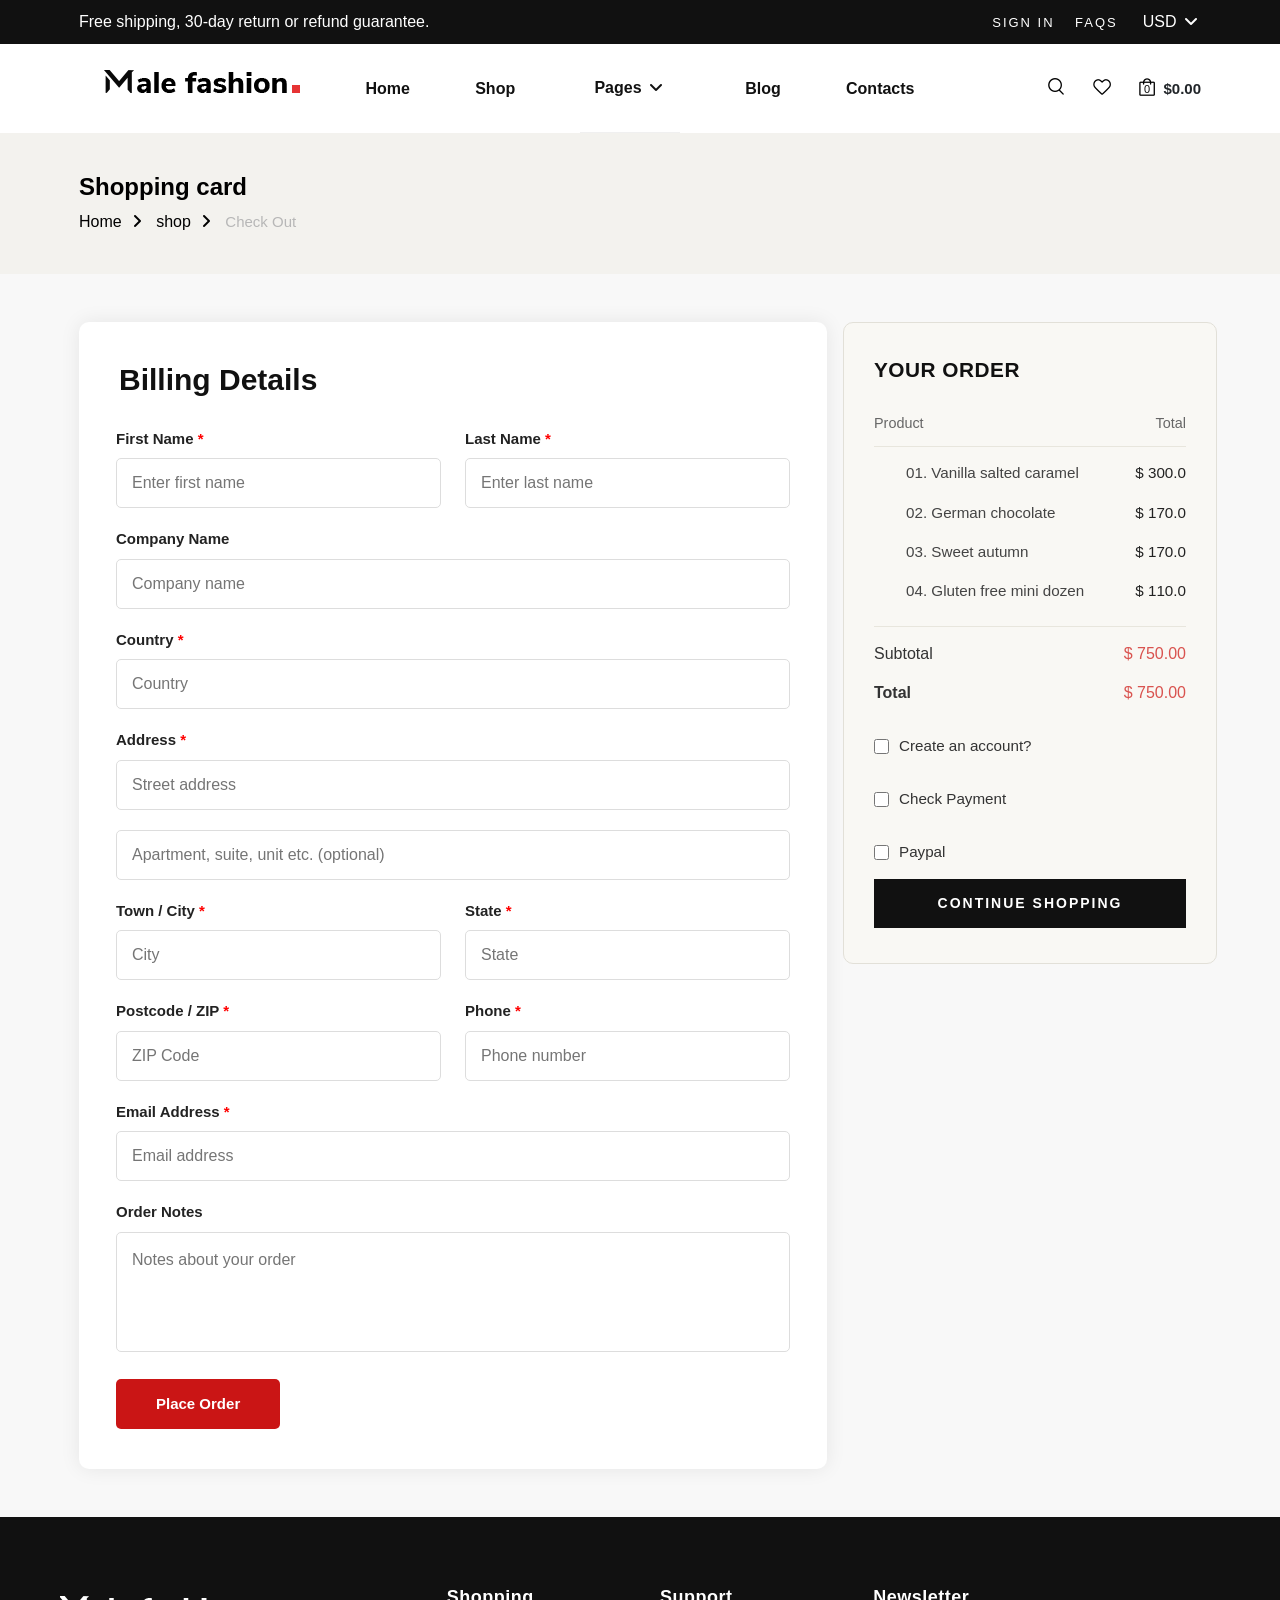
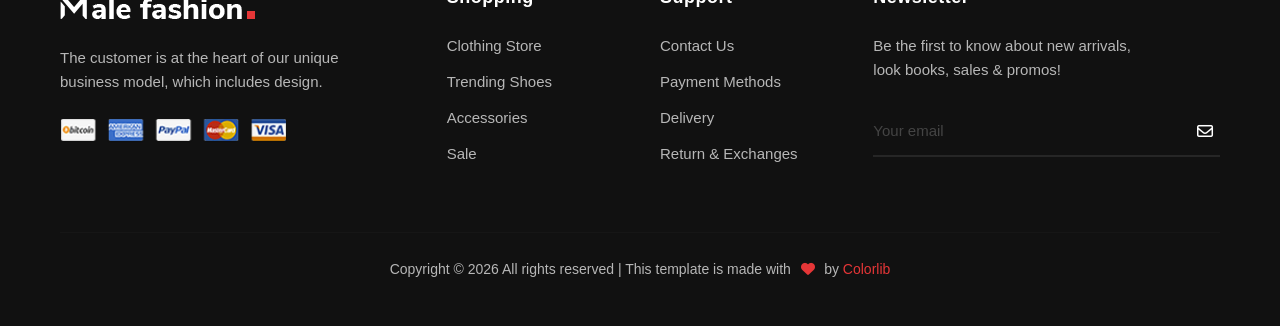
<file: RRR/RRRapp/templates/checkaout.html>
<!DOCTYPE html>
<html lang="en">

<head>
    <meta charset="UTF-8">
    <meta name="viewport" content="width=device-width, initial-scale=1.0">
    <title>Checkout</title>
    <link rel="stylesheet" href="/RRR/css/all.css">
    <link rel="stylesheet" href="/RRR/css/bootstrap.min.css">
    <link rel="stylesheet" href="/RRR/webfonts/fa-brands-400.ttf">
    <link rel="stylesheet" href="https://cdnjs.cloudflare.com/ajax/libs/font-awesome/6.7.2/css/all.min.css">
    <link rel="stylesheet" href="./ecome.css">
</head>

<body>
   <section class="sec_1">
        <header class="header">
            <div class="top_header">
                <div class="container">
                    <div class="row d-flex align-items-center">
                        <div class="col-lg-6 col-md-7 d-flex align-items-center ">
                            <div class="heder_top_left ">
                                <p class="">Free shipping, 30-day return or refund guarantee.</p>
                            </div>
                        </div>
                        <div class="col-lg-6 col-md-5">
                            <div class="header_top_right d-flex justify-content-end  ">
                                <div class="header_top_link">
                                    <a href="#" class="text-decoration-none sifa mx-3">Sign in</a>
                                    <a href="#" class="text-decoration-none sifa ">FAQs</a>
                                </div>
                                    <div class="dropdown">
                                        <div class="currency-btn">
                                            USD <i class="fa-solid fa-angle-down"></i>
                                        </div>

                                        <ul class="currency-menu">
                                            <li><a href="#">USD</a></li>
                                            <li><a href="#">EUR</a></li>
                                            <li><a href="#">INR</a></li>
                                        </ul>
                                    </div>
                                </div>
                            </div>
                        </div>
                    </div>
                </div>
            </div>
            <div class="container">
                <div class="row  rosw d-flex">
                    <div class="col-lg-3  col-md-3">
                        <div class="header_logo">
                            <a href="">
                                <img src="/RRR/img/logo.png" alt="">
                            </a>
                        </div>
                    </div>
                    <div class="col-lg-6 col-md-6">
                        <nav class="header_menu">
                            <ul class="list-unstyled d-flex justify-content-between align-items-center mb-0">

                                <li class="active">
                                    <a href="index.html" class="text-decoration-none">Home</a>
                                </li>

                                <li>
                                    <a href="ecoabout.html" class="text-decoration-none">Shop</a>
                                </li>

                                <li class="menu-item">
                                    <a href="#" class="text-decoration-none">
                                        Pages <i class="fa-solid fa-angle-down"></i>
                                    </a>

                                    <ul class="submenu list-unstyled">
                                        <li><a href="ecoaoutus.html" class="text-decoration-none">About Us</a></li>
                                        <li><a href="ecoshopdetile.html" class="text-decoration-none">Shop Details</a></li>
                                        <li><a href="ecoshoppingcard.html" class="text-decoration-none">Shopping Cart</a></li>
                                        <li><a href="checkaout.html" class="text-decoration-none">Checkout</a></li>
                                        <li><a href="blogdtailes.html" class="text-decoration-none">Blog Details</a></li>
                                    </ul>
                                </li>

                                <li>
                                    <a href="blog.html" class="text-decoration-none">Blog</a>
                                </li>

                                <li>
                                    <a href="contact.html" class="text-decoration-none">Contacts</a>
                                </li>

                            </ul>
                        </nav>
                    </div>
                    <div class="col-lg-3  col-md-3">
                        <div class="header_nav_option">
                            <a href="#" class="sarch_switch"><img src="/RRR/img/search.png" alt=""></a>
                            <a href="#"><img src="/RRR/img/heart.png" alt=""></a>
                            <a href="#"><img src="/RRR/img/cart.png" alt="">
                                <span>0</span></a>
                            <div class="price">$0.00</div>
                        </div>
                    </div>
                </div>
            </div>
        </header>
    </section>

    <section class="sp_option">
        <div class="container">
            <div class="row">
                <div class="col-lg-12">
                    <div class="sp_text">
                        <h4 class="shpps">Shopping card</h4>
                    </div>
                    <div class="sp_link">
                        <a href="" class="text-decoration-none links">Home<span><i
                                    class="fa-solid fa-angle-right"></i></span></i></a>
                        <a href="" class="text-decoration-none links">shop<span><i
                                    class="fa-solid fa-angle-right"></i></span></i></a>
                        <span class="dubspan">Check Out</span>
                    </div>
                </div>
            </div>
        </div>
    </section>


    <section class="billing-section py-5">
        <div class="container">
            <div class="row justify-content-center">
                <div class="col-lg-12 d-flex gap-3">
                    <div class="col-lg-8">
                        <div class="billing-box">
                            <h3 class="billing-title">Billing Details</h3>

                            <form>
                                <div class="row">
                                    <div class="col-md-6">
                                        <div class="form-group">
                                            <label>First Name <span>*</span></label>
                                            <input type="text" placeholder="Enter first name">
                                        </div>
                                    </div>

                                    <div class="col-md-6">
                                        <div class="form-group">
                                            <label>Last Name <span>*</span></label>
                                            <input type="text" placeholder="Enter last name">
                                        </div>
                                    </div>

                                    <div class="col-12">
                                        <div class="form-group">
                                            <label>Company Name</label>
                                            <input type="text" placeholder="Company name">
                                        </div>
                                    </div>

                                    <div class="col-12">
                                        <div class="form-group">
                                            <label>Country <span>*</span></label>
                                            <input type="text" placeholder="Country">
                                        </div>
                                    </div>

                                    <div class="col-12">
                                        <div class="form-group">
                                            <label>Address <span>*</span></label>
                                            <input type="text" placeholder="Street address">
                                        </div>
                                    </div>

                                    <div class="col-12">
                                        <div class="form-group">
                                            <input type="text" placeholder="Apartment, suite, unit etc. (optional)">
                                        </div>
                                    </div>

                                    <div class="col-md-6">
                                        <div class="form-group">
                                            <label>Town / City <span>*</span></label>
                                            <input type="text" placeholder="City">
                                        </div>
                                    </div>

                                    <div class="col-md-6">
                                        <div class="form-group">
                                            <label>State <span>*</span></label>
                                            <input type="text" placeholder="State">
                                        </div>
                                    </div>

                                    <div class="col-md-6">
                                        <div class="form-group">
                                            <label>Postcode / ZIP <span>*</span></label>
                                            <input type="text" placeholder="ZIP Code">
                                        </div>
                                    </div>

                                    <div class="col-md-6">
                                        <div class="form-group">
                                            <label>Phone <span>*</span></label>
                                            <input type="text" placeholder="Phone number">
                                        </div>
                                    </div>

                                    <div class="col-12">
                                        <div class="form-group">
                                            <label>Email Address <span>*</span></label>
                                            <input type="email" placeholder="Email address">
                                        </div>
                                    </div>

                                    <div class="col-12">
                                        <div class="form-group">
                                            <label>Order Notes</label>
                                            <textarea rows="5" placeholder="Notes about your order"></textarea>
                                        </div>
                                    </div>

                                    <div class="col-12">
                                        <button type="submit" class="billing-btn">
                                            Place Order
                                        </button>
                                    </div>
                                </div>
                            </form>

                        </div>
                    </div>
                    <div class="col-lg-4">
                        <div class="order-summary-container">
                            <h2>YOUR ORDER</h2>

                            <div class="table-header">
                                <span>Product</span>
                                <span>Total</span>
                            </div>

                            <ul class="product-list">
                                <li>
                                    <span class="product-name">01. Vanilla salted caramel</span>
                                    <span class="product-price">$ 300.0</span>
                                </li>
                                <li>
                                    <span class="product-name">02. German chocolate</span>
                                    <span class="product-price">$ 170.0</span>
                                </li>
                                <li>
                                    <span class="product-name">03. Sweet autumn</span>
                                    <span class="product-price">$ 170.0</span>
                                </li>
                                <li>
                                    <span class="product-name">04. Gluten free mini dozen</span>
                                    <span class="product-price">$ 110.0</span>
                                </li>
                            </ul>

                            <div class="totals-section">
                                <div class="total-row">
                                    <span>Subtotal</span>
                                    <span class="highlight-price">$ 750.00</span>
                                </div>
                                <div class="total-row font-bold">
                                    <span>Total</span>
                                    <span class="highlight-price">$ 750.00</span>
                                </div>
                            </div>

                            <div class="account-creation">
                                <label class="checkbox-container">
                                    <input type="checkbox" id="create-account">
                                    <span class="checkmark"></span>
                                    Create an account?
                                </label>
                            </div>

                            <p p class="placeholder-text" id="account-text" style="display: none;">
                                LoLorem ipsum dolor sit amet, consectetur adip elit, sed do eiusmod tempor incididunt ut
                                labore et dolore magna aliqua.
                            </p>

                            <div class="account-creation">
                                <label class="checkbox-container">
                                    <input type="checkbox" class="payment-method">
                                    <span class="checkmark"></span>
                                    Check Payment
                                </label>
                            </div>

                            <div class="account-creation">
                                <label class="checkbox-container">
                                    <input type="checkbox" class="payment-method">
                                    <span class="checkmark"></span>
                                    Paypal
                                </label>
                            </div>



                            <div class="updet_btn " style="display: flex;justify-content: center;">
                                <a href="#" class="text-decoration-none text-white"> Continue Shopping</a></a>
                            </div>

                        </div>

                    </div>
                </div>
            </div>
        </div>
    </section>

    <footer class="site-footer">
        <div class="footer-container">
            <div class="footer-row">

                <!-- Brand Column -->
                <div class="footer-col">
                    <div class="brand-title"><img src="/RRR/img/footer-logo.png" alt=""></div>
                    <p>The customer is at the heart of our unique business model, which includes design.</p>
                    <div class="payment-methods">
                        <!-- Standard placeholder payment graphics -->
                        <img src="/RRR/img/payment.png" alt="">
                    </div>
                </div>

                <!-- Shopping Links Column -->
                <div class="footer-col">
                    <h3>Shopping</h3>
                    <ul>
                        <li><a href="#">Clothing Store</a></li>
                        <li><a href="#">Trending Shoes</a></li>
                        <li><a href="#">Accessories</a></li>
                        <li><a href="#">Sale</a></li>
                    </ul>
                </div>

                <!-- Support Links Column -->
                <div class="footer-col">
                    <h3>Support</h3>
                    <ul>
                        <li><a href="#">Contact Us</a></li>
                        <li><a href="#">Payment Methods</a></li>
                        <li><a href="#">Delivery</a></li>
                        <li><a href="#">Return & Exchanges</a></li>
                    </ul>
                </div>

                <!-- Newsletter Column -->
                <div class="footer-col">
                    <h3>Newsletter</h3>
                    <p>Be the first to know about new arrivals, look books, sales & promos!</p>
                    <form class="newsletter-form" action="#" method="POST">
                        <input type="email" placeholder="Your email" required>
                        <button type="submit" aria-label="Subscribe">
                            <i class="fa-regular fa-envelope"></i>
                        </button>
                    </form>
                </div>

            </div>

            <hr class="footer-divider">

            <!-- Copyright Bar -->
            <div class="footer-bottom">
                <p>Copyright © 2026 All rights reserved | This template is made with <i class="fa-solid fa-heart"></i>
                    by <a href="https://colorlib.com" target="_blank" rel="noopener">Colorlib</a></p>
            </div>
        </div>
    </footer>


    <script src="/RRR/js2/jquery-3.7.1.min.js"></script>
    <script src="/RRR/js/bootstrap.bundle.js"></script>


<!-- pages menu -->
    <script>
        $(document).ready(function () {

            $(".menu-item").hover(
                function () {
                    $(this).addClass("active");
                },
                function () {
                    $(this).removeClass("active");
                }
            );

        });
    </script>

<script>
$(document).ready(function () {

    $(".currency-btn").click(function (e) {
        e.stopPropagation();
        $(".currency-menu").slideToggle(300);
    });

    $(document).click(function () {
        $(".currency-menu").slideUp(300);
    });

});
</script>

    <!-- from datile -->
    <script>
        $(document).ready(function () {

            // Create account text show/hide
            $("#create-account").change(function () {
                $("#account-text").slideToggle();
            });

            // Only one payment method selected
            $(".payment-method").change(function () {
                $(".payment-method").not(this).prop("checked", false);
            });

            // Form validation
            $(".billing-btn").click(function (e) {

                let firstName = $('input[placeholder="Enter first name"]').val();
                let lastName = $('input[placeholder="Enter last name"]').val();
                let email = $('input[type="email"]').val();
                let phone = $('input[placeholder="Phone number"]').val();

                if (
                    firstName == "" ||
                    lastName == "" ||
                    email == "" ||
                    phone == ""
                ) {
                    e.preventDefault();
                    alert("Please fill all required fields.");
                } else {
                    alert("Order Placed Successfully!");
                }
            });

        });
    </script>
</body>

</html>
</file>
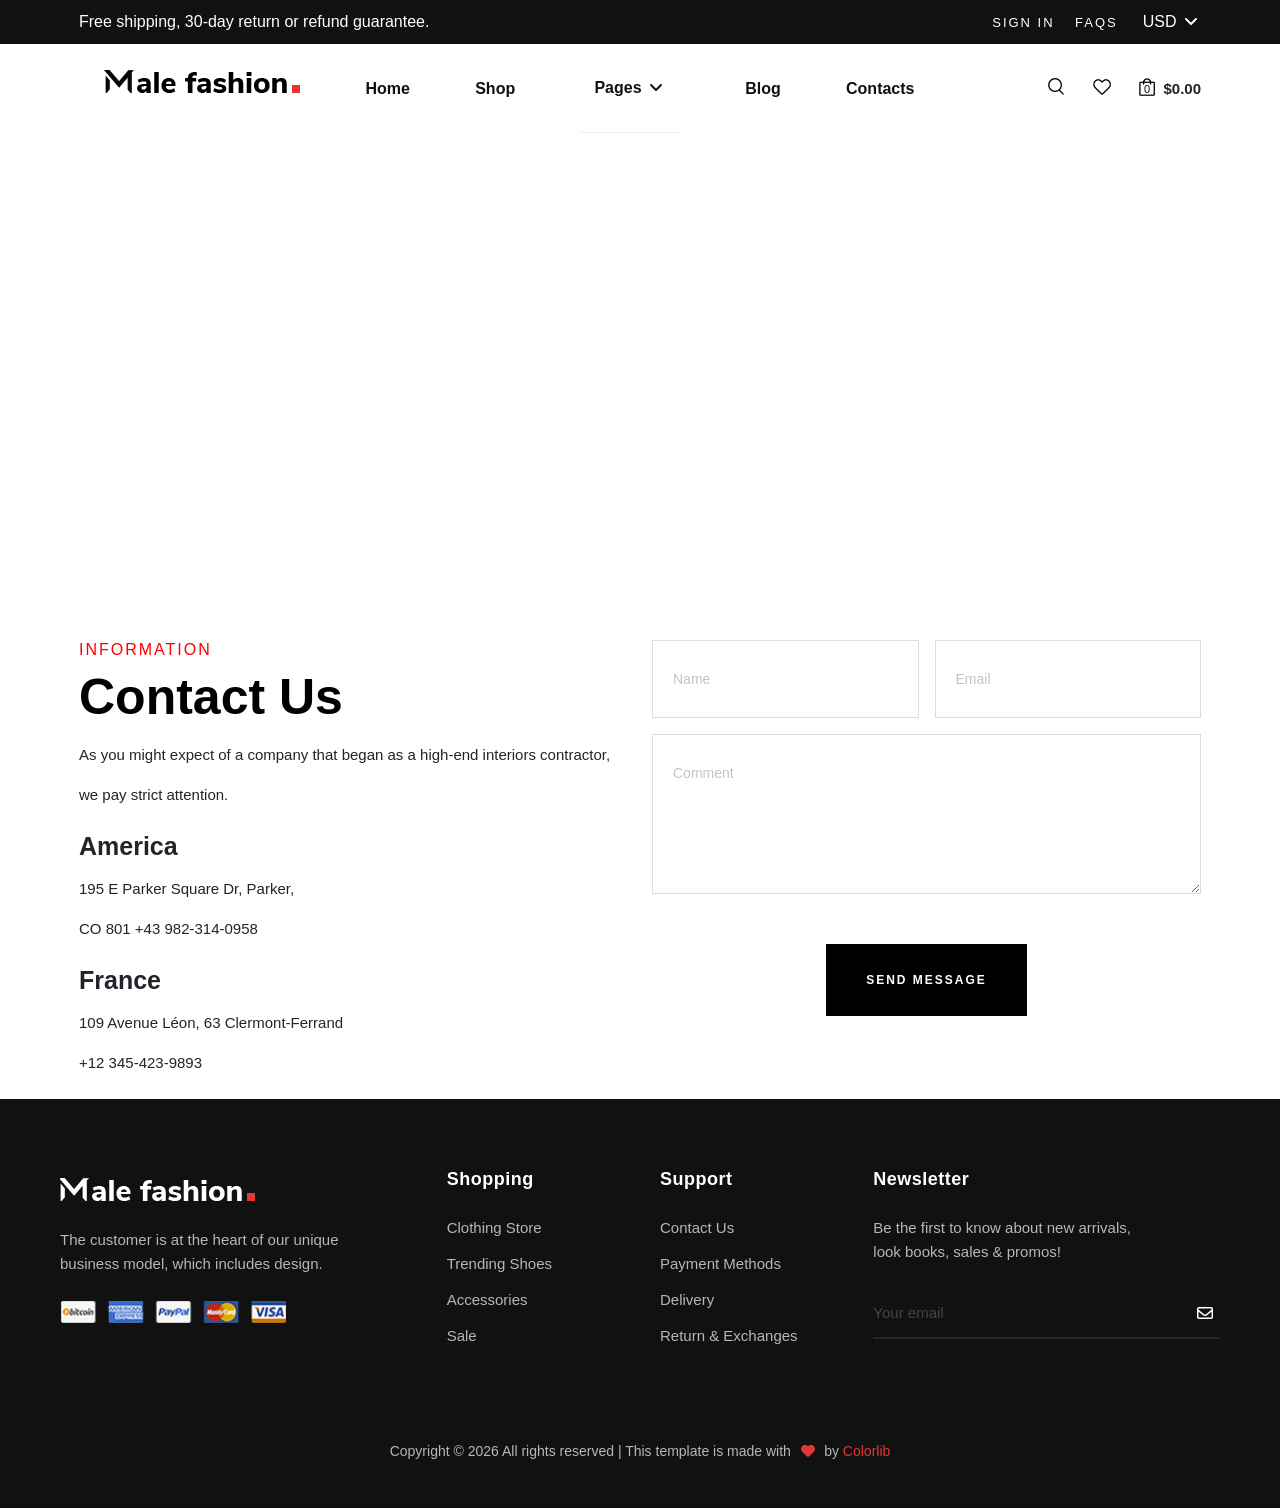
<file: RRR/RRRapp/TEMPLATES/contact.html>
<!DOCTYPE html>
<html lang="en">

<head>
    <meta charset="UTF-8">
    <meta name="viewport" content="width=device-width, initial-scale=1.0">
    <title>contact</title>
    <link rel="stylesheet" href="/RRR/css/all.css">
    <link rel="stylesheet" href="/RRR/css/bootstrap.min.css">
    <link rel="stylesheet" href="/RRR/webfonts/fa-brands-400.ttf">
    <link rel="stylesheet" href="https://cdnjs.cloudflare.com/ajax/libs/font-awesome/6.7.2/css/all.min.css">
    <link rel="stylesheet" href="ecome.css">
</head>

<body>
 <section class="sec_1">
        <header class="header">
            <div class="top_header">
                <div class="container">
                    <div class="row d-flex align-items-center">
                        <div class="col-lg-6 col-md-7 d-flex align-items-center ">
                            <div class="heder_top_left ">
                                <p class="">Free shipping, 30-day return or refund guarantee.</p>
                            </div>
                        </div>
                        <div class="col-lg-6 col-md-5">
                            <div class="header_top_right d-flex justify-content-end  ">
                                <div class="header_top_link">
                                    <a href="#" class="text-decoration-none sifa mx-3">Sign in</a>
                                    <a href="#" class="text-decoration-none sifa ">FAQs</a>
                                </div>
                                    <div class="dropdown">
                                        <div class="currency-btn">
                                            USD <i class="fa-solid fa-angle-down"></i>
                                        </div>

                                        <ul class="currency-menu">
                                            <li><a href="#">USD</a></li>
                                            <li><a href="#">EUR</a></li>
                                            <li><a href="#">INR</a></li>
                                        </ul>
                                    </div>
                                </div>
                            </div>
                        </div>
                    </div>
                </div>
            </div>
            <div class="container">
                <div class="row  rosw d-flex">
                    <div class="col-lg-3  col-md-3">
                        <div class="header_logo">
                            <a href="">
                                <img src="/RRR/img/logo.png" alt="">
                            </a>
                        </div>
                    </div>
                    <div class="col-lg-6 col-md-6">
                        <nav class="header_menu">
                            <ul class="list-unstyled d-flex justify-content-between align-items-center mb-0">

                                <li class="active">
                                    <a href="index.html" class="text-decoration-none">Home</a>
                                </li>

                                <li>
                                    <a href="ecoabout.html" class="text-decoration-none">Shop</a>
                                </li>

                                <li class="menu-item">
                                    <a href="#" class="text-decoration-none">
                                        Pages <i class="fa-solid fa-angle-down"></i>
                                    </a>

                                    <ul class="submenu list-unstyled">
                                        <li><a href="ecoaoutus.html" class="text-decoration-none">About Us</a></li>
                                        <li><a href="ecoshopdetile.html" class="text-decoration-none">Shop Details</a></li>
                                        <li><a href="ecoshoppingcard.html" class="text-decoration-none">Shopping Cart</a></li>
                                        <li><a href="checkaout.html" class="text-decoration-none">Checkout</a></li>
                                        <li><a href="blogdtailes.html" class="text-decoration-none">Blog Details</a></li>
                                    </ul>
                                </li>

                                <li>
                                    <a href="blog.html" class="text-decoration-none">Blog</a>
                                </li>

                                <li>
                                    <a href="contact.html" class="text-decoration-none">Contacts</a>
                                </li>

                            </ul>
                        </nav>
                    </div>
                    <div class="col-lg-3  col-md-3">
                        <div class="header_nav_option">
                            <a href="#" class="sarch_switch"><img src="/RRR/img/search.png" alt=""></a>
                            <a href="#"><img src="/RRR/img/heart.png" alt=""></a>
                            <a href="#"><img src="/RRR/img/cart.png" alt="">
                                <span>0</span></a>
                            <div class="price">$0.00</div>
                        </div>
                    </div>
                </div>
            </div>
        </header>
    </section>

    <section class="map">
        <iframe
            src="https://www.google.com/maps/embed?pb=!1m18!1m12!1m3!1d58502.416993008235!2d72.34177887345353!3d23.589945228043668!2m3!1f0!2f0!3f0!3m2!1i1024!2i768!4f13.1!3m3!1m2!1s0x395c422caf789ef5%3A0x170bbc90b8be8bdc!2sMehsana%2C%20Gujarat!5e0!3m2!1sen!2sin!4v1782722852877!5m2!1sen!2sin"
            width="600" height="450" style="border:0;" allowfullscreen="" loading="lazy"
            referrerpolicy="strict-origin-when-cross-origin"></iframe>
    </section>

    <section class="senmssg">
        <div class="container">
            <div class="row d-flex">
                <div class="col-lg-6 colsiller">
                    <div class="codetail">
                        <h4 class="info">Information</h4>
                        <h1 class="cous">Contact Us</h1>
                        <p class="avens">As you might expect of a company that began as a high-end interiors contractor, we pay strict
                            attention.</p>
                    </div>

                    <div class="codetail_2">
                        <h4 class="amrica">America</h4>
                        <span class="avens">195 E Parker Square Dr, Parker, </span>
                        <br>
                        <span class="avens">CO 801
                            +43 982-314-0958</span>
                    </div>

                    <div class="codetail_2 mt-3">
                        <h4 class="amrica">France</h4>
                        <span class="avens">109 Avenue Léon, 63 Clermont-Ferrand</span>
                        <br>
                        <span class="avens">+12 345-423-9893</span>
                    </div>
                </div>
                <div class="col-lg-6 " style="line-height: 40px;">
                     <div class="comment-section">
                           

                                        <form action="#" method="POST">
                                            <div class="d-flex gap-3">
                                                <input type="text" class="input-field" placeholder="Name" required>
                                                <input type="email" class="input-field" placeholder="Email" required>
                                            </div>

                                            <textarea class="textarea-field mt-3" placeholder="Comment" required></textarea>

                                            <button type="submit" class="submit-btn">SEND MESSAGE</button>
                                        </form>
                                    </div>
                </div>
            </div>
        </div>
    </section>

    <footer class="site-footer mt-3">
        <div class="footer-container">
            <div class="footer-row">

                <!-- Brand Column -->
                <div class="footer-col">
                    <div class="brand-title"><img src="/RRR/img/footer-logo.png" alt=""></div>
                    <p>The customer is at the heart of our unique business model, which includes design.</p>
                    <div class="payment-methods">
                        <!-- Standard placeholder payment graphics -->
                        <img src="/RRR/img/payment.png" alt="">
                    </div>
                </div>

                <!-- Shopping Links Column -->
                <div class="footer-col">
                    <h3>Shopping</h3>
                    <ul>
                        <li><a href="#">Clothing Store</a></li>
                        <li><a href="#">Trending Shoes</a></li>
                        <li><a href="#">Accessories</a></li>
                        <li><a href="#">Sale</a></li>
                    </ul>
                </div>

                <!-- Support Links Column -->
                <div class="footer-col">
                    <h3>Support</h3>
                    <ul>
                        <li><a href="#">Contact Us</a></li>
                        <li><a href="#">Payment Methods</a></li>
                        <li><a href="#">Delivery</a></li>
                        <li><a href="#">Return & Exchanges</a></li>
                    </ul>
                </div>

                <!-- Newsletter Column -->
                <div class="footer-col">
                    <h3>Newsletter</h3>
                    <p>Be the first to know about new arrivals, look books, sales & promos!</p>
                    <form class="newsletter-form" action="#" method="POST">
                        <input type="email" placeholder="Your email" required>
                        <button type="submit" aria-label="Subscribe">
                            <i class="fa-regular fa-envelope"></i>
                        </button>
                    </form>
                </div>

            </div>

            <hr class="footer-divider">

            <!-- Copyright Bar -->
            <div class="footer-bottom">
                <p>Copyright © 2026 All rights reserved | This template is made with <i class="fa-solid fa-heart"></i>
                    by <a href="https://colorlib.com" target="_blank" rel="noopener">Colorlib</a></p>
            </div>
        </div>
    </footer>
   




    <script src="/RRR/js2/jquery-3.7.1.min.js"></script>
    <script src="/RRR/js/bootstrap.bundle.js"></script>
</body>

<!-- pages menu -->
    <script>
        $(document).ready(function () {

            $(".menu-item").hover(
                function () {
                    $(this).addClass("active");
                },
                function () {
                    $(this).removeClass("active");
                }
            );

        });
    </script>

<script>
$(document).ready(function () {

    $(".currency-btn").click(function (e) {
        e.stopPropagation();
        $(".currency-menu").slideToggle(300);
    });

    $(document).click(function () {
        $(".currency-menu").slideUp(300);
    });

});
</script>
</html>
</file>
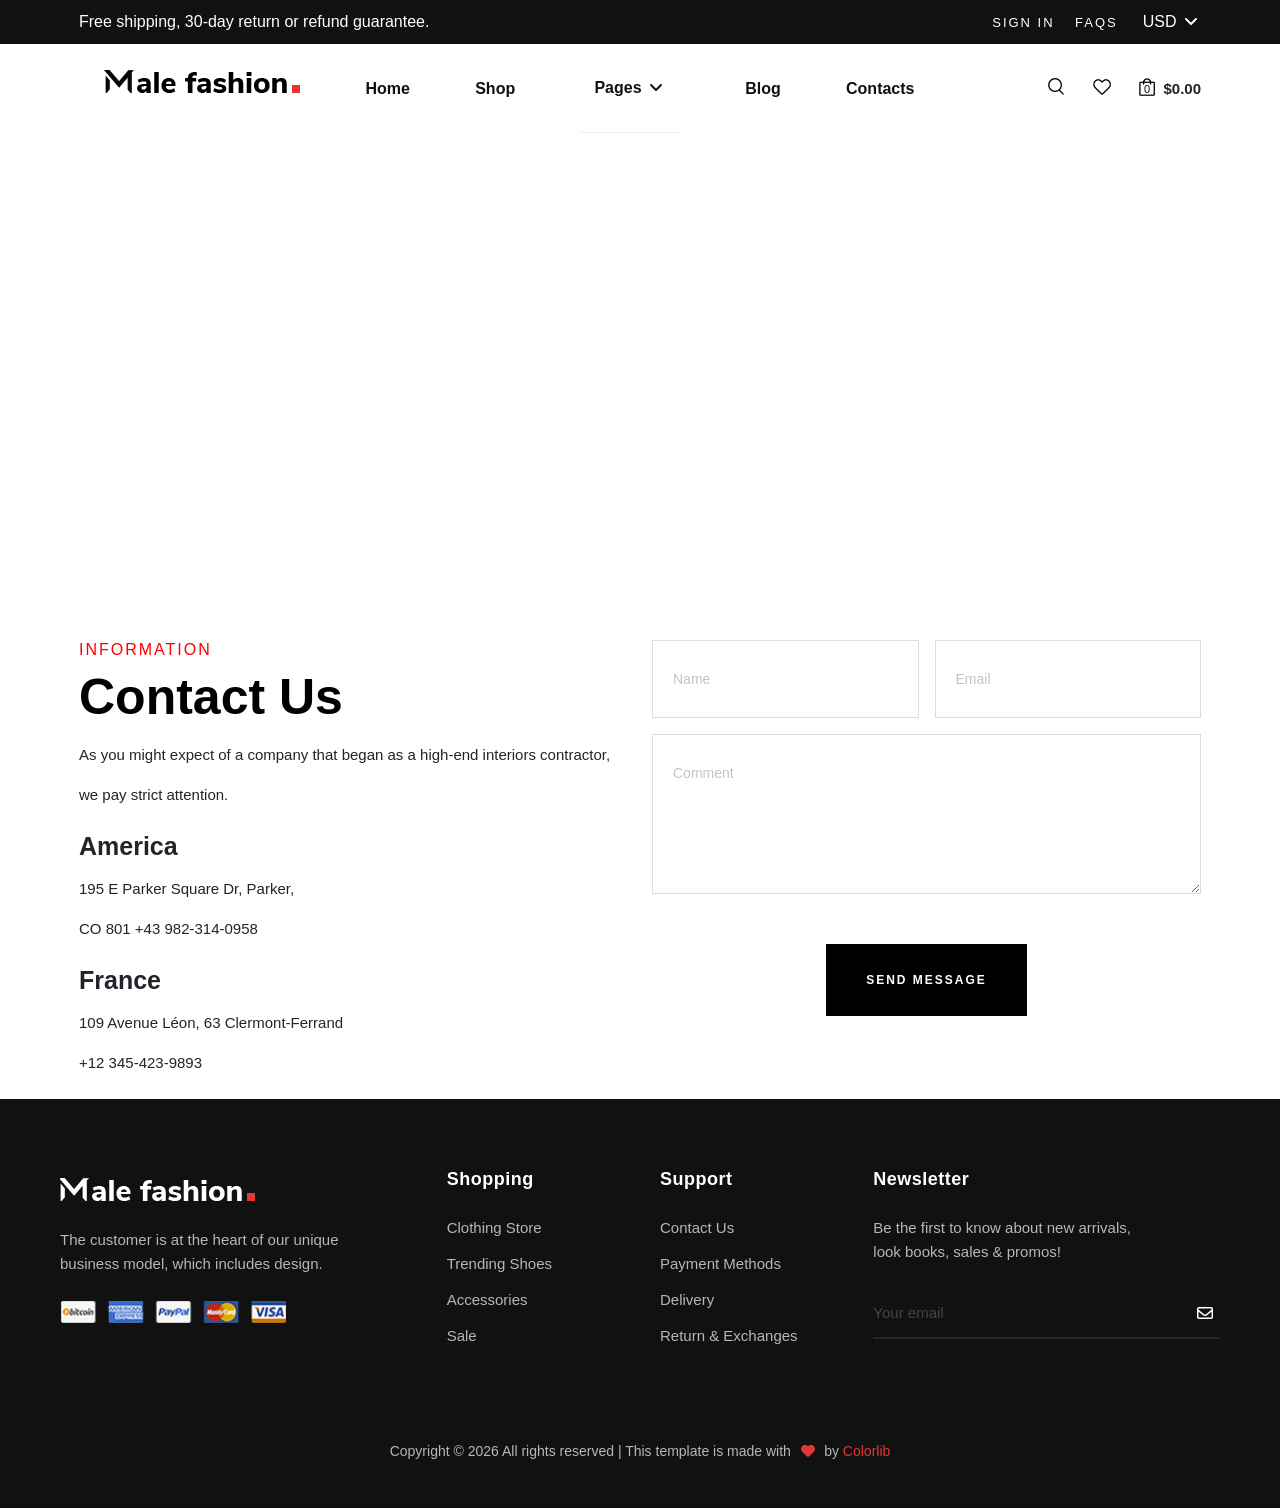
<file: RRR/RRRapp/templates/contact.html>
<!DOCTYPE html>
<html lang="en">

<head>
    <meta charset="UTF-8">
    <meta name="viewport" content="width=device-width, initial-scale=1.0">
    <title>contact</title>
    <link rel="stylesheet" href="/RRR/css/all.css">
    <link rel="stylesheet" href="/RRR/css/bootstrap.min.css">
    <link rel="stylesheet" href="/RRR/webfonts/fa-brands-400.ttf">
    <link rel="stylesheet" href="https://cdnjs.cloudflare.com/ajax/libs/font-awesome/6.7.2/css/all.min.css">
    <link rel="stylesheet" href="./ecome.css">
</head>

<body>
 <section class="sec_1">
        <header class="header">
            <div class="top_header">
                <div class="container">
                    <div class="row d-flex align-items-center">
                        <div class="col-lg-6 col-md-7 d-flex align-items-center ">
                            <div class="heder_top_left ">
                                <p class="">Free shipping, 30-day return or refund guarantee.</p>
                            </div>
                        </div>
                        <div class="col-lg-6 col-md-5">
                            <div class="header_top_right d-flex justify-content-end  ">
                                <div class="header_top_link">
                                    <a href="#" class="text-decoration-none sifa mx-3">Sign in</a>
                                    <a href="#" class="text-decoration-none sifa ">FAQs</a>
                                </div>
                                    <div class="dropdown">
                                        <div class="currency-btn">
                                            USD <i class="fa-solid fa-angle-down"></i>
                                        </div>

                                        <ul class="currency-menu">
                                            <li><a href="#">USD</a></li>
                                            <li><a href="#">EUR</a></li>
                                            <li><a href="#">INR</a></li>
                                        </ul>
                                    </div>
                                </div>
                            </div>
                        </div>
                    </div>
                </div>
            </div>
            <div class="container">
                <div class="row  rosw d-flex">
                    <div class="col-lg-3  col-md-3">
                        <div class="header_logo">
                            <a href="">
                                <img src="/RRR/img/logo.png" alt="">
                            </a>
                        </div>
                    </div>
                    <div class="col-lg-6 col-md-6">
                        <nav class="header_menu">
                            <ul class="list-unstyled d-flex justify-content-between align-items-center mb-0">

                                <li class="active">
                                    <a href="index.html" class="text-decoration-none">Home</a>
                                </li>

                                <li>
                                    <a href="ecoabout.html" class="text-decoration-none">Shop</a>
                                </li>

                                <li class="menu-item">
                                    <a href="#" class="text-decoration-none">
                                        Pages <i class="fa-solid fa-angle-down"></i>
                                    </a>

                                    <ul class="submenu list-unstyled">
                                        <li><a href="ecoaoutus.html" class="text-decoration-none">About Us</a></li>
                                        <li><a href="ecoshopdetile.html" class="text-decoration-none">Shop Details</a></li>
                                        <li><a href="ecoshoppingcard.html" class="text-decoration-none">Shopping Cart</a></li>
                                        <li><a href="checkaout.html" class="text-decoration-none">Checkout</a></li>
                                        <li><a href="blogdtailes.html" class="text-decoration-none">Blog Details</a></li>
                                    </ul>
                                </li>

                                <li>
                                    <a href="blog.html" class="text-decoration-none">Blog</a>
                                </li>

                                <li>
                                    <a href="contact.html" class="text-decoration-none">Contacts</a>
                                </li>

                            </ul>
                        </nav>
                    </div>
                    <div class="col-lg-3  col-md-3">
                        <div class="header_nav_option">
                            <a href="#" class="sarch_switch"><img src="/RRR/img/search.png" alt=""></a>
                            <a href="#"><img src="/RRR/img/heart.png" alt=""></a>
                            <a href="#"><img src="/RRR/img/cart.png" alt="">
                                <span>0</span></a>
                            <div class="price">$0.00</div>
                        </div>
                    </div>
                </div>
            </div>
        </header>
    </section>

    <section class="map">
        <iframe
            src="https://www.google.com/maps/embed?pb=!1m18!1m12!1m3!1d58502.416993008235!2d72.34177887345353!3d23.589945228043668!2m3!1f0!2f0!3f0!3m2!1i1024!2i768!4f13.1!3m3!1m2!1s0x395c422caf789ef5%3A0x170bbc90b8be8bdc!2sMehsana%2C%20Gujarat!5e0!3m2!1sen!2sin!4v1782722852877!5m2!1sen!2sin"
            width="600" height="450" style="border:0;" allowfullscreen="" loading="lazy"
            referrerpolicy="strict-origin-when-cross-origin"></iframe>
    </section>

    <section class="senmssg">
        <div class="container">
            <div class="row d-flex">
                <div class="col-lg-6 colsiller">
                    <div class="codetail">
                        <h4 class="info">Information</h4>
                        <h1 class="cous">Contact Us</h1>
                        <p class="avens">As you might expect of a company that began as a high-end interiors contractor, we pay strict
                            attention.</p>
                    </div>

                    <div class="codetail_2">
                        <h4 class="amrica">America</h4>
                        <span class="avens">195 E Parker Square Dr, Parker, </span>
                        <br>
                        <span class="avens">CO 801
                            +43 982-314-0958</span>
                    </div>

                    <div class="codetail_2 mt-3">
                        <h4 class="amrica">France</h4>
                        <span class="avens">109 Avenue Léon, 63 Clermont-Ferrand</span>
                        <br>
                        <span class="avens">+12 345-423-9893</span>
                    </div>
                </div>
                <div class="col-lg-6 " style="line-height: 40px;">
                     <div class="comment-section">
                           

                                        <form action="#" method="POST">
                                            <div class="d-flex gap-3">
                                                <input type="text" class="input-field" placeholder="Name" required>
                                                <input type="email" class="input-field" placeholder="Email" required>
                                            </div>

                                            <textarea class="textarea-field mt-3" placeholder="Comment" required></textarea>

                                            <button type="submit" class="submit-btn">SEND MESSAGE</button>
                                        </form>
                                    </div>
                </div>
            </div>
        </div>
    </section>

    <footer class="site-footer mt-3">
        <div class="footer-container">
            <div class="footer-row">

                <!-- Brand Column -->
                <div class="footer-col">
                    <div class="brand-title"><img src="/RRR/img/footer-logo.png" alt=""></div>
                    <p>The customer is at the heart of our unique business model, which includes design.</p>
                    <div class="payment-methods">
                        <!-- Standard placeholder payment graphics -->
                        <img src="/RRR/img/payment.png" alt="">
                    </div>
                </div>

                <!-- Shopping Links Column -->
                <div class="footer-col">
                    <h3>Shopping</h3>
                    <ul>
                        <li><a href="#">Clothing Store</a></li>
                        <li><a href="#">Trending Shoes</a></li>
                        <li><a href="#">Accessories</a></li>
                        <li><a href="#">Sale</a></li>
                    </ul>
                </div>

                <!-- Support Links Column -->
                <div class="footer-col">
                    <h3>Support</h3>
                    <ul>
                        <li><a href="#">Contact Us</a></li>
                        <li><a href="#">Payment Methods</a></li>
                        <li><a href="#">Delivery</a></li>
                        <li><a href="#">Return & Exchanges</a></li>
                    </ul>
                </div>

                <!-- Newsletter Column -->
                <div class="footer-col">
                    <h3>Newsletter</h3>
                    <p>Be the first to know about new arrivals, look books, sales & promos!</p>
                    <form class="newsletter-form" action="#" method="POST">
                        <input type="email" placeholder="Your email" required>
                        <button type="submit" aria-label="Subscribe">
                            <i class="fa-regular fa-envelope"></i>
                        </button>
                    </form>
                </div>

            </div>

            <hr class="footer-divider">

            <!-- Copyright Bar -->
            <div class="footer-bottom">
                <p>Copyright © 2026 All rights reserved | This template is made with <i class="fa-solid fa-heart"></i>
                    by <a href="https://colorlib.com" target="_blank" rel="noopener">Colorlib</a></p>
            </div>
        </div>
    </footer>
   




    <script src="/RRR/js2/jquery-3.7.1.min.js"></script>
    <script src="/RRR/js/bootstrap.bundle.js"></script>
</body>

<!-- pages menu -->
    <script>
        $(document).ready(function () {

            $(".menu-item").hover(
                function () {
                    $(this).addClass("active");
                },
                function () {
                    $(this).removeClass("active");
                }
            );

        });
    </script>

<script>
$(document).ready(function () {

    $(".currency-btn").click(function (e) {
        e.stopPropagation();
        $(".currency-menu").slideToggle(300);
    });

    $(document).click(function () {
        $(".currency-menu").slideUp(300);
    });

});
</script>
</html>
</file>
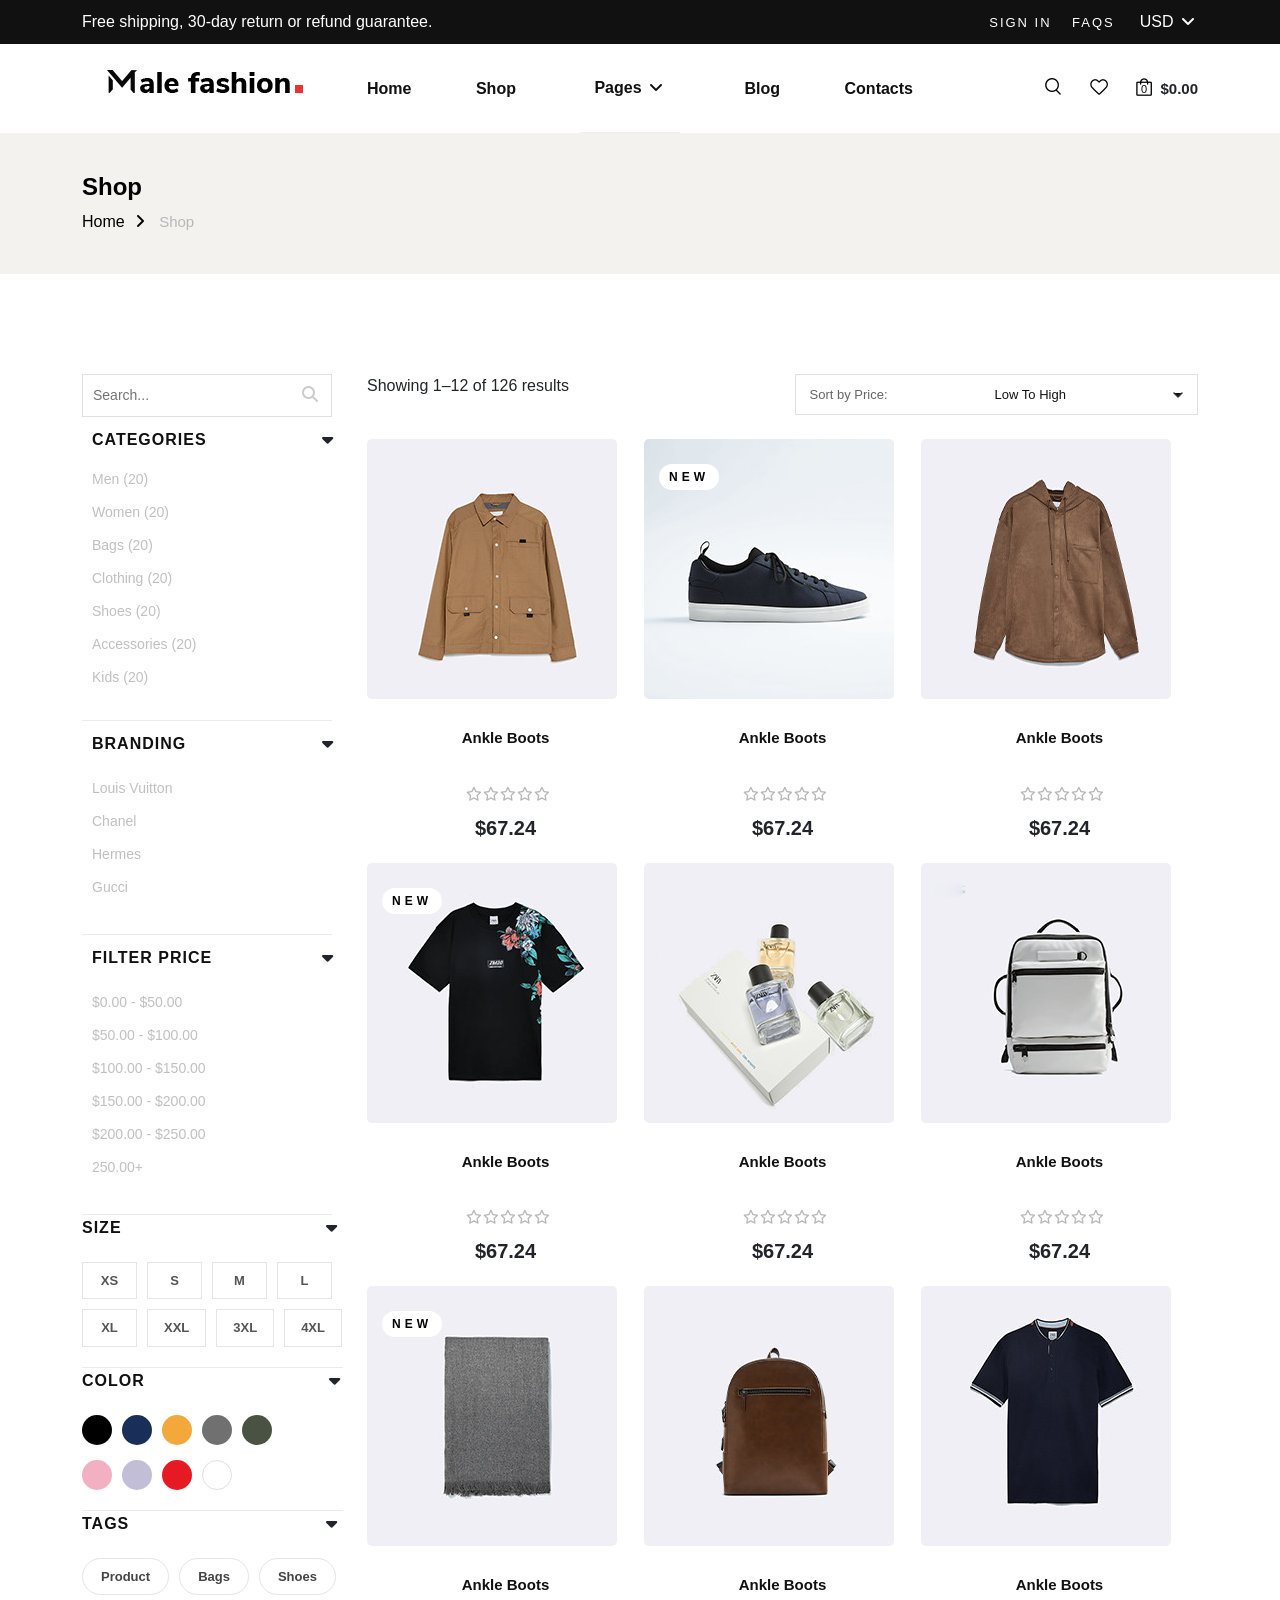
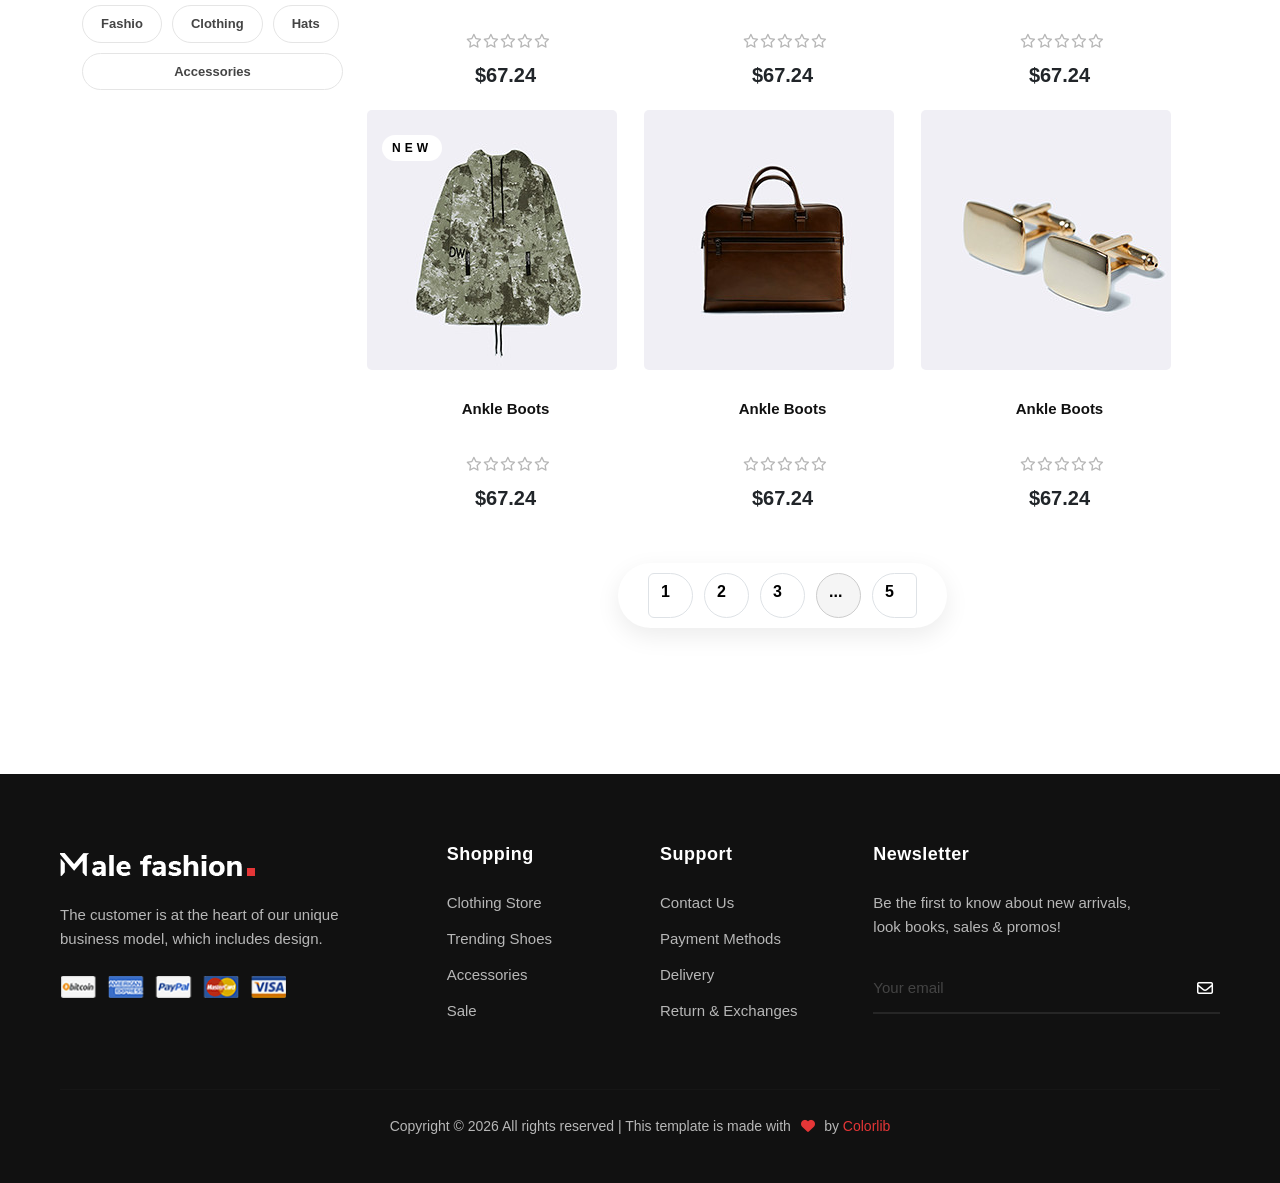
<file: RRR/RRRapp/TEMPLATES/ecoabout.html>
<!DOCTYPE html>
<html lang="en">

<head>
    <meta charset="UTF-8">
    <meta name="viewport" content="width=device-width, initial-scale=1.0">
    <title>About Page</title>
    <link rel="stylesheet" href="ecome.css">
    <link rel="stylesheet" href="/RRR/webfonts/fa-brands-400.ttf">
    <link rel="stylesheet" href="/RRR/css/all.css">
    <link rel="stylesheet" href="/RRR/css/bootstrap.min.css">
</head>

<body>
 <section class="sec_1">
        <header class="header">
            <div class="top_header">
                <div class="container">
                    <div class="row d-flex align-items-center">
                        <div class="col-lg-6 col-md-7 d-flex align-items-center ">
                            <div class="heder_top_left ">
                                <p class="">Free shipping, 30-day return or refund guarantee.</p>
                            </div>
                        </div>
                        <div class="col-lg-6 col-md-5">
                            <div class="header_top_right d-flex justify-content-end  ">
                                <div class="header_top_link">
                                    <a href="#" class="text-decoration-none sifa mx-3">Sign in</a>
                                    <a href="#" class="text-decoration-none sifa ">FAQs</a>
                                </div>
                                    <div class="dropdown">
                                        <div class="currency-btn">
                                            USD <i class="fa-solid fa-angle-down"></i>
                                        </div>

                                        <ul class="currency-menu">
                                            <li><a href="#">USD</a></li>
                                            <li><a href="#">EUR</a></li>
                                            <li><a href="#">INR</a></li>
                                        </ul>
                                    </div>
                                </div>
                            </div>
                        </div>
                    </div>
                </div>
            </div>
            <div class="container">
                <div class="row  rosw d-flex">
                    <div class="col-lg-3  col-md-3">
                        <div class="header_logo">
                            <a href="">
                                <img src="/RRR/img/logo.png" alt="">
                            </a>
                        </div>
                    </div>
                    <div class="col-lg-6 col-md-6">
                        <nav class="header_menu">
                            <ul class="list-unstyled d-flex justify-content-between align-items-center mb-0">

                                <li class="active">
                                    <a href="index.html" class="text-decoration-none">Home</a>
                                </li>

                                <li>
                                    <a href="ecoabout.html" class="text-decoration-none">Shop</a>
                                </li>

                                <li class="menu-item">
                                    <a href="#" class="text-decoration-none">
                                        Pages <i class="fa-solid fa-angle-down"></i>
                                    </a>

                                    <ul class="submenu list-unstyled">
                                        <li><a href="ecoaoutus.html" class="text-decoration-none">About Us</a></li>
                                        <li><a href="ecoshopdetile.html" class="text-decoration-none">Shop Details</a></li>
                                        <li><a href="ecoshoppingcard.html" class="text-decoration-none">Shopping Cart</a></li>
                                        <li><a href="checkaout.html" class="text-decoration-none">Checkout</a></li>
                                        <li><a href="blogdtailes.html" class="text-decoration-none">Blog Details</a></li>
                                    </ul>
                                </li>

                                <li>
                                    <a href="blog.html" class="text-decoration-none">Blog</a>
                                </li>

                                <li>
                                    <a href="contact.html" class="text-decoration-none">Contacts</a>
                                </li>

                            </ul>
                        </nav>
                    </div>
                    <div class="col-lg-3  col-md-3">
                        <div class="header_nav_option">
                            <a href="#" class="sarch_switch"><img src="/RRR/img/search.png" alt=""></a>
                            <a href="#"><img src="/RRR/img/heart.png" alt=""></a>
                            <a href="#"><img src="/RRR/img/cart.png" alt="">
                                <span>0</span></a>
                            <div class="price">$0.00</div>
                        </div>
                    </div>
                </div>
            </div>
        </header>
    </section>

    <section class="sp_option">
        <div class="container">
            <div class="row">
                <div class="col-lg-12">
                    <div class="sp_text">
                        <h4 class="shpps">Shop</h4>
                    </div>
                    <div class="sp_link">
                        <a href="" class="text-decoration-none links">Home<span><i
                                    class="fa-solid fa-angle-right"></i></span></i></a>
                        <span class="dubspan">Shop</span>
                    </div>
                </div>
            </div>
        </div>
    </section>


    <section class="shop_spad">
        <div class="container">
            <div class="row">
                <div class="col-lg-3">
                    <div style="position: relative; width: 250px;">
                        <input type="text" placeholder="Search..."
                            style="width: 100%; padding: 10px 35px 10px 10px; border: 1px solid #e0e0e0; box-sizing: border-box; outline: none; font-size: 14px;">
                        <span
                            style="position: absolute; right: 12px; top: 50%; transform: translateY(-50%); color: #ccc; font-size: 16px; font-family: sans-serif; cursor: pointer;"><i
                                class="fa-solid fa-magnifying-glass"></i></span>
                    </div>

                    <div class="filter-sidebar">
                        <div class="category-header">
                            <span class="header-title">CATEGORIES</span>
                            <span class="header-arrow">
                                <i class="fa-solid fa-caret-down" style="margin-right: -17px;"></i>
                            </span>
                        </div>

                        <ul class="category-list">
                            <li class="category-item"><span class="name">Men</span> <span class="count">(20)</span></li>
                            <li class="category-item"><span class="name">Women</span> <span class="count">(20)</span>
                            </li>
                            <li class="category-item"><span class="name">Bags</span> <span class="count">(20)</span>
                            </li>
                            <li class="category-item"><span class="name">Clothing</span> <span class="count">(20)</span>
                            </li>
                            <li class="category-item"><span class="name">Shoes</span> <span class="count">(20)</span>
                            </li>
                            <li class="category-item"><span class="name">Accessories</span> <span
                                    class="count">(20)</span></li>
                            <li class="category-item"><span class="name">Kids</span> <span class="count">(20)</span>
                            </li>
                        </ul>
                    </div>


                    <div class="filter-sidebar">
                        <div class="brandig-header">
                            <span class="header-title">BRANDING</span>
                            <span class="header-arrow">
                                <i class="fa-solid fa-caret-down" style="margin-right: -17px;"></i>
                            </span>
                        </div>

                        <ul class="branding-list list-unstyled">
                            <li class="branding-item">Louis Vuitton</li>
                            <li class="branding-item">Chanel</li>
                            <li class="branding-item">Hermes</li>
                            <li class="branding-item">Gucci</li>
                        </ul>
                    </div>



                    <div class="filter-sidebar">
                        <div class="brandig-header">
                            <span class="header-title">FILTER PRICE</span>
                            <span class="header-arrow">
                                <i class="fa-solid fa-caret-down" style="margin-right: -17px;"></i>
                            </span>
                        </div>

                        <ul class="branding-list list-unstyled">
                            <li class="branding-item">$0.00 - $50.00</li>
                            <li class="branding-item">$50.00 - $100.00</li>
                            <li class="branding-item">$100.00 - $150.00</li>
                            <li class="branding-item">$150.00 - $200.00</li>
                            <li class="branding-item">$200.00 - $250.00</li>
                            <li class="branding-item">250.00+</li>
                        </ul>
                    </div>

                    <div class=" size_fill">
                        <div class="brandig-header">
                            <span class="header-title">SIZE</span>
                            <span class="header-arrow">
                                <i class="fa-solid fa-caret-down"></i>
                            </span>
                        </div>

                        <div class="size-grid">
                            <button class="size-btn">XS</button>
                            <button class="size-btn">S</button>
                            <button class="size-btn">M</button>
                            <button class="size-btn">L</button>
                            <button class="size-btn">XL</button>
                            <button class="size-btn">XXL</button>
                            <button class="size-btn">3XL</button>
                            <button class="size-btn">4XL</button>
                        </div>
                    </div>


                    <div class="color-filter-container">
                        <div class="brandig-header">
                            <span class="header-title">COLOR</span>
                            <span class="header-arrow">
                                <i class="fa-solid fa-caret-down" style="margin-right: -14px;"></i>
                            </span>
                        </div>

                        <div class="color-options">

                            <label class="color-item">
                                <input type="radio" name="color-filter" value="black">
                                <span class="color-circle" style="background-color: #000000;"></span>
                            </label>


                            <label class="color-item">
                                <input type="radio" name="color-filter" value="navy">
                                <span class="color-circle" style="background-color: #1A2E5A;"></span>
                            </label>


                            <label class="color-item">
                                <input type="radio" name="color-filter" value="yellow">
                                <span class="color-circle" style="background-color: #F3A83B;"></span>
                            </label>

                            <label class="color-item">
                                <input type="radio" name="color-filter" value="grey">
                                <span class="color-circle" style="background-color: #707070;"></span>
                            </label>

                            <label class="color-item">
                                <input type="radio" name="color-filter" value="olive">
                                <span class="color-circle" style="background-color: #4A5343;"></span>
                            </label>

                            <label class="color-item">
                                <input type="radio" name="color-filter" value="pink">
                                <span class="color-circle" style="background-color: #F3B0C3;"></span>
                            </label>

                            <label class="color-item">
                                <input type="radio" name="color-filter" value="lavender">
                                <span class="color-circle" style="background-color: #C3BED7;"></span>
                            </label>


                            <label class="color-item">
                                <input type="radio" name="color-filter" value="red">
                                <span class="color-circle" style="background-color: #E61A22;"></span>
                            </label>

                            <label class="color-item">
                                <input type="radio" name="color-filter" value="white">
                                <span class="color-circle white-circle" style="background-color: #FFFFFF;"></span>
                            </label>
                        </div>
                    </div>



                    <div class="filter-group">
                        <div class="brandig-header">
                            <span class="header-title">TAGS</span>
                            <span class="header-arrow">
                                <i class="fa-solid fa-caret-down"></i>
                            </span>
                        </div>
                        <div class="tag-grid">
                            <button class="tag-btn">Product</button>
                            <button class="tag-btn">Bags</button>
                            <button class="tag-btn">Shoes</button>
                            <button class="tag-btn">Fashio</button>
                            <button class="tag-btn">Clothing</button>
                            <button class="tag-btn">Hats</button>
                            <button class="tag-btn full-width">Accessories</button>
                        </div>
                    </div>



                </div>

                <div class="col-lg-9">
                    <div class="products_options">
                        <div class="row d-flex">
                            <div class="col-lg-6">
                                <div class="shop_left">
                                    <p>Showing 1–12 of 126 results</p>
                                </div>
                            </div>
                            <div class="col-lg-6">

                                <div class="filter-container">
                                    <!-- Main Dropdown Trigger Button -->
                                    <button class="dropdown-trigger" id="dropdownBtn">
                                        Sort by Price: <span>Low To High</span>
                                        <svg class="arrow-icon" width="10" height="6" viewBox="0 0 10 6" fill="none"
                                            xmlns="http://w3.org">
                                            <path d="M1 5L5 1L9 5" stroke="#333" stroke-width="1.5"
                                                stroke-linecap="round" stroke-linejoin="round" />
                                        </svg>
                                    </button>


                                    <ul class="dropdown-menu" id="dropdownMenu">
                                        <li class="menu-item active">Low To High</li>
                                        <li class="menu-item">$0 - $55</li>
                                        <li class="menu-item">$55 - $100</li>
                                    </ul>
                                </div>
                            </div>
                        </div>
                    </div>
                    <div class="row ">
                        <div class="col-lg-12 mt-4">
                            <div class="producsion d-flex">
                                <div class="col-lg-4">
                                    <div class="cards">
                                        <div class="card_imgs">
                                            <img src="/RRR/img/product-2.jpg" alt="">
                                        </div>

                                        <ul class="list-unstyled product_hover">
                                            <li><a href="#"><img src="/RRR/img/heart.png" alt=""></a></li>
                                            <li><a href="#"><img src="/RRR/img/compare.png" alt=""></a></li>
                                            <li><a href="#"><img src="/RRR/img/search.png" alt=""></a></li>
                                        </ul>
                                    </div>
                                    <div class="product_text">
                                        <h6>Ankle Boots</h6>
                                        <a href="#" class="add_card">Add To Cart</a>
                                        <div class="reting">
                                            <i class="fa-regular fa-star"></i>
                                            <i class="fa-regular fa-star"></i>
                                            <i class="fa-regular fa-star"></i>
                                            <i class="fa-regular fa-star"></i>
                                            <i class="fa-regular fa-star"></i>
                                        </div>
                                        <h5 class="dolor">$67.24</h5>
                                        <div class="product_selecion">
                                            <label class="color-btn white">
                                                <input type="radio" name="color1" checked>
                                            </label>

                                            <label class="color-btn black">
                                                <input type="radio" name="color1">
                                            </label>

                                            <label class="color-btn grey">
                                                <input type="radio" name="color1">
                                            </label>
                                        </div>
                                    </div>
                                </div>


                                <div class="col-lg-4">
                                    <div class="cards">
                                        <div class="card_imgs">
                                            <img src="/RRR/img/product-3.jpg" alt="">
                                            <span class="newlabale">NEW</span>
                                        </div>

                                        <ul class="list-unstyled product_hover">
                                            <li><a href="#"><img src="/RRR/img/heart.png" alt=""></a></li>
                                            <li><a href="#"><img src="/RRR/img/compare.png" alt=""></a></li>
                                            <li><a href="#"><img src="/RRR/img/search.png" alt=""></a></li>
                                        </ul>
                                    </div>
                                    <div class="product_text">
                                        <h6>Ankle Boots</h6>
                                        <a href="#" class="add_card">Add To Cart</a>
                                        <div class="reting">
                                            <i class="fa-regular fa-star"></i>
                                            <i class="fa-regular fa-star"></i>
                                            <i class="fa-regular fa-star"></i>
                                            <i class="fa-regular fa-star"></i>
                                            <i class="fa-regular fa-star"></i>
                                        </div>
                                        <h5 class="dolor">$67.24</h5>
                                        <div class="product_selecion">
                                            <label class="color-btn white">
                                                <input type="radio" name="color1" checked>
                                            </label>

                                            <label class="color-btn black">
                                                <input type="radio" name="color1">
                                            </label>

                                            <label class="color-btn grey">
                                                <input type="radio" name="color1">
                                            </label>
                                        </div>
                                    </div>

                                </div>



                                <div class="col-lg-4">
                                    <div class="cards">
                                        <div class="card_imgs">
                                            <img src="/RRR/img/product-4.jpg" alt="">

                                        </div>

                                        <ul class="list-unstyled product_hover">
                                            <li><a href="#"><img src="/RRR/img/heart.png" alt=""></a></li>
                                            <li><a href="#"><img src="/RRR/img/compare.png" alt=""></a></li>
                                            <li><a href="#"><img src="/RRR/img/search.png" alt=""></a></li>
                                        </ul>
                                    </div>
                                    <div class="product_text">
                                        <h6>Ankle Boots</h6>
                                        <a href="#" class="add_card">Add To Cart</a>
                                        <div class="reting">
                                            <i class="fa-regular fa-star"></i>
                                            <i class="fa-regular fa-star"></i>
                                            <i class="fa-regular fa-star"></i>
                                            <i class="fa-regular fa-star"></i>
                                            <i class="fa-regular fa-star"></i>
                                        </div>
                                        <h5 class="dolor">$67.24</h5>
                                        <div class="product_selecion">
                                            <label class="color-btn white">
                                                <input type="radio" name="color1" checked>
                                            </label>

                                            <label class="color-btn black">
                                                <input type="radio" name="color1">
                                            </label>

                                            <label class="color-btn grey">
                                                <input type="radio" name="color1">
                                            </label>
                                        </div>
                                    </div>
                                </div>
                            </div>

                            <div class="production_3 d-flex">
                                <div class="col-lg-4">
                                    <div class="cards">
                                        <div class="card_imgs">
                                            <img src="/RRR/img/product-9.jpg" alt="">
                                            <span class="newlabale">NEW</span>
                                        </div>

                                        <ul class="list-unstyled product_hover">
                                            <li><a href="#"><img src="/RRR/img/heart.png" alt=""></a></li>
                                            <li><a href="#"><img src="/RRR/img/compare.png" alt=""></a></li>
                                            <li><a href="#"><img src="/RRR/img/search.png" alt=""></a></li>
                                        </ul>
                                    </div>
                                    <div class="product_text">
                                        <h6>Ankle Boots</h6>
                                        <a href="#" class="add_card">Add To Cart</a>
                                        <div class="reting">
                                            <i class="fa-regular fa-star"></i>
                                            <i class="fa-regular fa-star"></i>
                                            <i class="fa-regular fa-star"></i>
                                            <i class="fa-regular fa-star"></i>
                                            <i class="fa-regular fa-star"></i>
                                        </div>
                                        <h5 class="dolor">$67.24</h5>
                                        <div class="product_selecion">
                                            <label class="color-btn white">
                                                <input type="radio" name="color1" checked>
                                            </label>

                                            <label class="color-btn black">
                                                <input type="radio" name="color1">
                                            </label>

                                            <label class="color-btn grey">
                                                <input type="radio" name="color1">
                                            </label>
                                        </div>
                                    </div>
                                </div>


                                <div class="col-lg-4">
                                    <div class="cards">
                                        <div class="card_imgs">
                                            <img src="/RRR/img/product-10.jpg" alt="">

                                        </div>

                                        <ul class="list-unstyled product_hover">
                                            <li><a href="#"><img src="/RRR/img/heart.png" alt=""></a></li>
                                            <li><a href="#"><img src="/RRR/img/compare.png" alt=""></a></li>
                                            <li><a href="#"><img src="/RRR/img/search.png" alt=""></a></li>
                                        </ul>
                                    </div>
                                    <div class="product_text">
                                        <h6>Ankle Boots</h6>
                                        <a href="#" class="add_card">Add To Cart</a>
                                        <div class="reting">
                                            <i class="fa-regular fa-star"></i>
                                            <i class="fa-regular fa-star"></i>
                                            <i class="fa-regular fa-star"></i>
                                            <i class="fa-regular fa-star"></i>
                                            <i class="fa-regular fa-star"></i>
                                        </div>
                                        <h5 class="dolor">$67.24</h5>
                                        <div class="product_selecion">
                                            <label class="color-btn white">
                                                <input type="radio" name="color1" checked>
                                            </label>

                                            <label class="color-btn black">
                                                <input type="radio" name="color1">
                                            </label>

                                            <label class="color-btn grey">
                                                <input type="radio" name="color1">
                                            </label>
                                        </div>
                                    </div>

                                </div>



                                <div class="col-lg-4">
                                    <div class="cards">
                                        <div class="card_imgs">
                                            <img src="/RRR/img/product-11.jpg" alt="">
                                        </div>

                                        <ul class="list-unstyled product_hover">
                                            <li><a href="#"><img src="/RRR/img/heart.png" alt=""></a></li>
                                            <li><a href="#"><img src="/RRR/img/compare.png" alt=""></a></li>
                                            <li><a href="#"><img src="/RRR/img/search.png" alt=""></a></li>
                                        </ul>
                                    </div>
                                    <div class="product_text">
                                        <h6>Ankle Boots</h6>
                                        <a href="#" class="add_card">Add To Cart</a>
                                        <div class="reting">
                                            <i class="fa-regular fa-star"></i>
                                            <i class="fa-regular fa-star"></i>
                                            <i class="fa-regular fa-star"></i>
                                            <i class="fa-regular fa-star"></i>
                                            <i class="fa-regular fa-star"></i>
                                        </div>
                                        <h5 class="dolor">$67.24</h5>
                                        <div class="product_selecion">
                                            <label class="color-btn white">
                                                <input type="radio" name="color1" checked>
                                            </label>

                                            <label class="color-btn black">
                                                <input type="radio" name="color1">
                                            </label>

                                            <label class="color-btn grey">
                                                <input type="radio" name="color1">
                                            </label>
                                        </div>
                                    </div>
                                </div>
                            </div>



                            <div class="production_2 d-flex">
                                <div class="col-lg-4">
                                    <div class="cards">
                                        <div class="card_imgs">
                                            <img src="/RRR/img/product-6.jpg" alt="">
                                            <span class="newlabale">NEW</span>
                                        </div>

                                        <ul class="list-unstyled product_hover">
                                            <li><a href="#"><img src="/RRR/img/heart.png" alt=""></a></li>
                                            <li><a href="#"><img src="/RRR/img/compare.png" alt=""></a></li>
                                            <li><a href="#"><img src="/RRR/img/search.png" alt=""></a></li>
                                        </ul>
                                    </div>
                                    <div class="product_text">
                                        <h6>Ankle Boots</h6>
                                        <a href="#" class="add_card">Add To Cart</a>
                                        <div class="reting">
                                            <i class="fa-regular fa-star"></i>
                                            <i class="fa-regular fa-star"></i>
                                            <i class="fa-regular fa-star"></i>
                                            <i class="fa-regular fa-star"></i>
                                            <i class="fa-regular fa-star"></i>
                                        </div>
                                        <h5 class="dolor">$67.24</h5>
                                        <div class="product_selecion">
                                            <label class="color-btn white">
                                                <input type="radio" name="color1" checked>
                                            </label>

                                            <label class="color-btn black">
                                                <input type="radio" name="color1">
                                            </label>

                                            <label class="color-btn grey">
                                                <input type="radio" name="color1">
                                            </label>
                                        </div>
                                    </div>
                                </div>


                                <div class="col-lg-4">
                                    <div class="cards">
                                        <div class="card_imgs">
                                            <img src="/RRR/img/product-7.jpg" alt="">

                                        </div>

                                        <ul class="list-unstyled product_hover">
                                            <li><a href="#"><img src="/RRR/img/heart.png" alt=""></a></li>
                                            <li><a href="#"><img src="/RRR/img/compare.png" alt=""></a></li>
                                            <li><a href="#"><img src="/RRR/img/search.png" alt=""></a></li>
                                        </ul>
                                    </div>
                                    <div class="product_text">
                                        <h6>Ankle Boots</h6>
                                        <a href="#" class="add_card">Add To Cart</a>
                                        <div class="reting">
                                            <i class="fa-regular fa-star"></i>
                                            <i class="fa-regular fa-star"></i>
                                            <i class="fa-regular fa-star"></i>
                                            <i class="fa-regular fa-star"></i>
                                            <i class="fa-regular fa-star"></i>
                                        </div>
                                        <h5 class="dolor">$67.24</h5>
                                        <div class="product_selecion">
                                            <label class="color-btn white">
                                                <input type="radio" name="color1" checked>
                                            </label>

                                            <label class="color-btn black">
                                                <input type="radio" name="color1">
                                            </label>

                                            <label class="color-btn grey">
                                                <input type="radio" name="color1">
                                            </label>
                                        </div>
                                    </div>

                                </div>



                                <div class="col-lg-4">
                                    <div class="cards">
                                        <div class="card_imgs">
                                            <img src="/RRR/img/product-8.jpg" alt="">
                                        </div>

                                        <ul class="list-unstyled product_hover">
                                            <li><a href="#"><img src="/RRR/img/heart.png" alt=""></a></li>
                                            <li><a href="#"><img src="/RRR/img/compare.png" alt=""></a></li>
                                            <li><a href="#"><img src="/RRR/img/search.png" alt=""></a></li>
                                        </ul>
                                    </div>
                                    <div class="product_text">
                                        <h6>Ankle Boots</h6>
                                        <a href="#" class="add_card">Add To Cart</a>
                                        <div class="reting">
                                            <i class="fa-regular fa-star"></i>
                                            <i class="fa-regular fa-star"></i>
                                            <i class="fa-regular fa-star"></i>
                                            <i class="fa-regular fa-star"></i>
                                            <i class="fa-regular fa-star"></i>
                                        </div>
                                        <h5 class="dolor">$67.24</h5>
                                        <div class="product_selecion">
                                            <label class="color-btn white">
                                                <input type="radio" name="color1" checked>
                                            </label>

                                            <label class="color-btn black">
                                                <input type="radio" name="color1">
                                            </label>

                                            <label class="color-btn grey">
                                                <input type="radio" name="color1">
                                            </label>
                                        </div>
                                    </div>
                                </div>
                            </div>


                            <div class="production_4 d-flex">
                                <div class="col-lg-4">
                                    <div class="cards">
                                        <div class="card_imgs">
                                            <img src="/RRR/img/product-12.jpg" alt="">
                                            <span class="newlabale">NEW</span>
                                        </div>

                                        <ul class="list-unstyled product_hover">
                                            <li><a href="#"><img src="/RRR/img/heart.png" alt=""></a></li>
                                            <li><a href="#"><img src="/RRR/img/compare.png" alt=""></a></li>
                                            <li><a href="#"><img src="/RRR/img/search.png" alt=""></a></li>
                                        </ul>
                                    </div>
                                    <div class="product_text">
                                        <h6>Ankle Boots</h6>
                                        <a href="#" class="add_card">Add To Cart</a>
                                        <div class="reting">
                                            <i class="fa-regular fa-star"></i>
                                            <i class="fa-regular fa-star"></i>
                                            <i class="fa-regular fa-star"></i>
                                            <i class="fa-regular fa-star"></i>
                                            <i class="fa-regular fa-star"></i>
                                        </div>
                                        <h5 class="dolor">$67.24</h5>
                                        <div class="product_selecion">
                                            <label class="color-btn white">
                                                <input type="radio" name="color1" checked>
                                            </label>

                                            <label class="color-btn black">
                                                <input type="radio" name="color1">
                                            </label>

                                            <label class="color-btn grey">
                                                <input type="radio" name="color1">
                                            </label>
                                        </div>
                                    </div>
                                </div>


                                <div class="col-lg-4">
                                    <div class="cards">
                                        <div class="card_imgs">
                                            <img src="/RRR/img/product-13.jpg" alt="">

                                        </div>

                                        <ul class="list-unstyled product_hover">
                                            <li><a href="#"><img src="/RRR/img/heart.png" alt=""></a></li>
                                            <li><a href="#"><img src="/RRR/img/compare.png" alt=""></a></li>
                                            <li><a href="#"><img src="/RRR/img/search.png" alt=""></a></li>
                                        </ul>
                                    </div>
                                    <div class="product_text">
                                        <h6>Ankle Boots</h6>
                                        <a href="#" class="add_card">Add To Cart</a>
                                        <div class="reting">
                                            <i class="fa-regular fa-star"></i>
                                            <i class="fa-regular fa-star"></i>
                                            <i class="fa-regular fa-star"></i>
                                            <i class="fa-regular fa-star"></i>
                                            <i class="fa-regular fa-star"></i>
                                        </div>
                                        <h5 class="dolor">$67.24</h5>
                                        <div class="product_selecion">
                                            <label class="color-btn white">
                                                <input type="radio" name="color1" checked>
                                            </label>

                                            <label class="color-btn black">
                                                <input type="radio" name="color1">
                                            </label>

                                            <label class="color-btn grey">
                                                <input type="radio" name="color1">
                                            </label>
                                        </div>
                                    </div>

                                </div>



                                <div class="col-lg-4">
                                    <div class="cards">
                                        <div class="card_imgs">
                                            <img src="/RRR/img/product-14.jpg" alt="">
                                        </div>

                                        <ul class="list-unstyled product_hover">
                                            <li><a href="#"><img src="/RRR/img/heart.png" alt=""></a></li>
                                            <li><a href="#"><img src="/RRR/img/compare.png" alt=""></a></li>
                                            <li><a href="#"><img src="/RRR/img/search.png" alt=""></a></li>
                                        </ul>
                                    </div>
                                    <div class="product_text">
                                        <h6>Ankle Boots</h6>
                                        <a href="#" class="add_card">Add To Cart</a>
                                        <div class="reting">
                                            <i class="fa-regular fa-star"></i>
                                            <i class="fa-regular fa-star"></i>
                                            <i class="fa-regular fa-star"></i>
                                            <i class="fa-regular fa-star"></i>
                                            <i class="fa-regular fa-star"></i>
                                        </div>
                                        <h5 class="dolor">$67.24</h5>
                                        <div class="product_selecion">
                                            <label class="color-btn white">
                                                <input type="radio" name="color1" checked>
                                            </label>

                                            <label class="color-btn black">
                                                <input type="radio" name="color1">
                                            </label>

                                            <label class="color-btn grey">
                                                <input type="radio" name="color1">
                                            </label>
                                        </div>
                                    </div>
                                </div>
                            </div>

                            <div class="pagination-container">
                                <ul class="pagination" style="padding: 10px 30px 10px 30px;">
                                    <li class="page-item "><a href="#" style="color: black;" class="page-link">1</a>
                                    </li>
                                    <li class="page-item"><a href="#" style="color: black;" class="page-link">2</a></li>
                                    <li class="page-item"><a href="#" style="color: black;" class="page-link">3</a></li>
                                    <li class="page-item disabled"><span class="page-link"
                                            style="color: black;">...</span></li>
                                    <li class="page-item"><a href="#" class="page-link" style="color: black;">5</a></li>
                                </ul>
                            </div>
                        </div>
                    </div>
                </div>
            </div>
        </div>
    </section>


    <footer class="site-footer">
        <div class="footer-container">
            <div class="footer-row">

                <!-- Brand Column -->
                <div class="footer-col">
                    <div class="brand-title"><img src="/RRR/img/footer-logo.png" alt=""></div>
                    <p>The customer is at the heart of our unique business model, which includes design.</p>
                    <div class="payment-methods">
                        <!-- Standard placeholder payment graphics -->
                        <img src="/RRR/img/payment.png" alt="">
                    </div>
                </div>

                <!-- Shopping Links Column -->
                <div class="footer-col">
                    <h3>Shopping</h3>
                    <ul>
                        <li><a href="#">Clothing Store</a></li>
                        <li><a href="#">Trending Shoes</a></li>
                        <li><a href="#">Accessories</a></li>
                        <li><a href="#">Sale</a></li>
                    </ul>
                </div>

                <!-- Support Links Column -->
                <div class="footer-col">
                    <h3>Support</h3>
                    <ul>
                        <li><a href="#">Contact Us</a></li>
                        <li><a href="#">Payment Methods</a></li>
                        <li><a href="#">Delivery</a></li>
                        <li><a href="#">Return & Exchanges</a></li>
                    </ul>
                </div>

                <!-- Newsletter Column -->
                <div class="footer-col">
                    <h3>Newsletter</h3>
                    <p>Be the first to know about new arrivals, look books, sales & promos!</p>
                    <form class="newsletter-form" action="#" method="POST">
                        <input type="email" placeholder="Your email" required>
                        <button type="submit" aria-label="Subscribe">
                            <i class="fa-regular fa-envelope"></i>
                        </button>
                    </form>
                </div>

            </div>

            <hr class="footer-divider">

            <!-- Copyright Bar -->
            <div class="footer-bottom">
                <p>Copyright © 2026 All rights reserved | This template is made with <i class="fa-solid fa-heart"></i>
                    by <a href="https://colorlib.com" target="_blank" rel="noopener">Colorlib</a></p>
            </div>
        </div>
    </footer>







    <script src="/RRR/js/bootstrap.bundle.js"></script>
    <script src="https://code.jquery.com/jquery-3.7.1.min.js"></script>
    



  <!-- pages menu -->
    <script>
        $(document).ready(function () {

            $(".menu-item").hover(
                function () {
                    $(this).addClass("active");
                },
                function () {
                    $(this).removeClass("active");
                }
            );

        });
    </script>

<script>
$(document).ready(function () {

    $(".currency-btn").click(function (e) {
        e.stopPropagation();
        $(".currency-menu").slideToggle(300);
    });

    $(document).click(function () {
        $(".currency-menu").slideUp(300);
    });

});
</script>
    <script>
        $(document).ready(function () {

            $(".category-header").click(function () {

                $(".category-list").slideToggle(300);

                $(".header-arrow").toggleClass("rotate");

            });

        });


        $(document).ready(function () {

            $(".category-header").click(function () {

                $(".category-list").slideToggle(300);

                $(".header-arrow").toggleClass("rotate");

            });

        });
    </script>

    <script>
        document.querySelectorAll('.tag-btn').forEach(btn => {
            btn.addEventListener('click', function () {
                document.querySelectorAll('.tag-btn').forEach(item => {
                    item.classList.remove('active');
                });

                this.classList.add('active');
            });
        });
    </script>


    <script>
        const btn = document.getElementById('dropdownBtn');
        const menu = document.getElementById('dropdownMenu');

        btn.addEventListener('click', () => {
            menu.classList.toggle('show');
            btn.classList.toggle('active');
        });

        // Close menu if clicking outside
        window.addEventListener('click', (e) => {
            if (!btn.contains(e.target) && !menu.contains(e.target)) {
                menu.classList.remove('show');
                btn.classList.remove('active');
            }
        });
    </script>



</body>

</html>
</file>
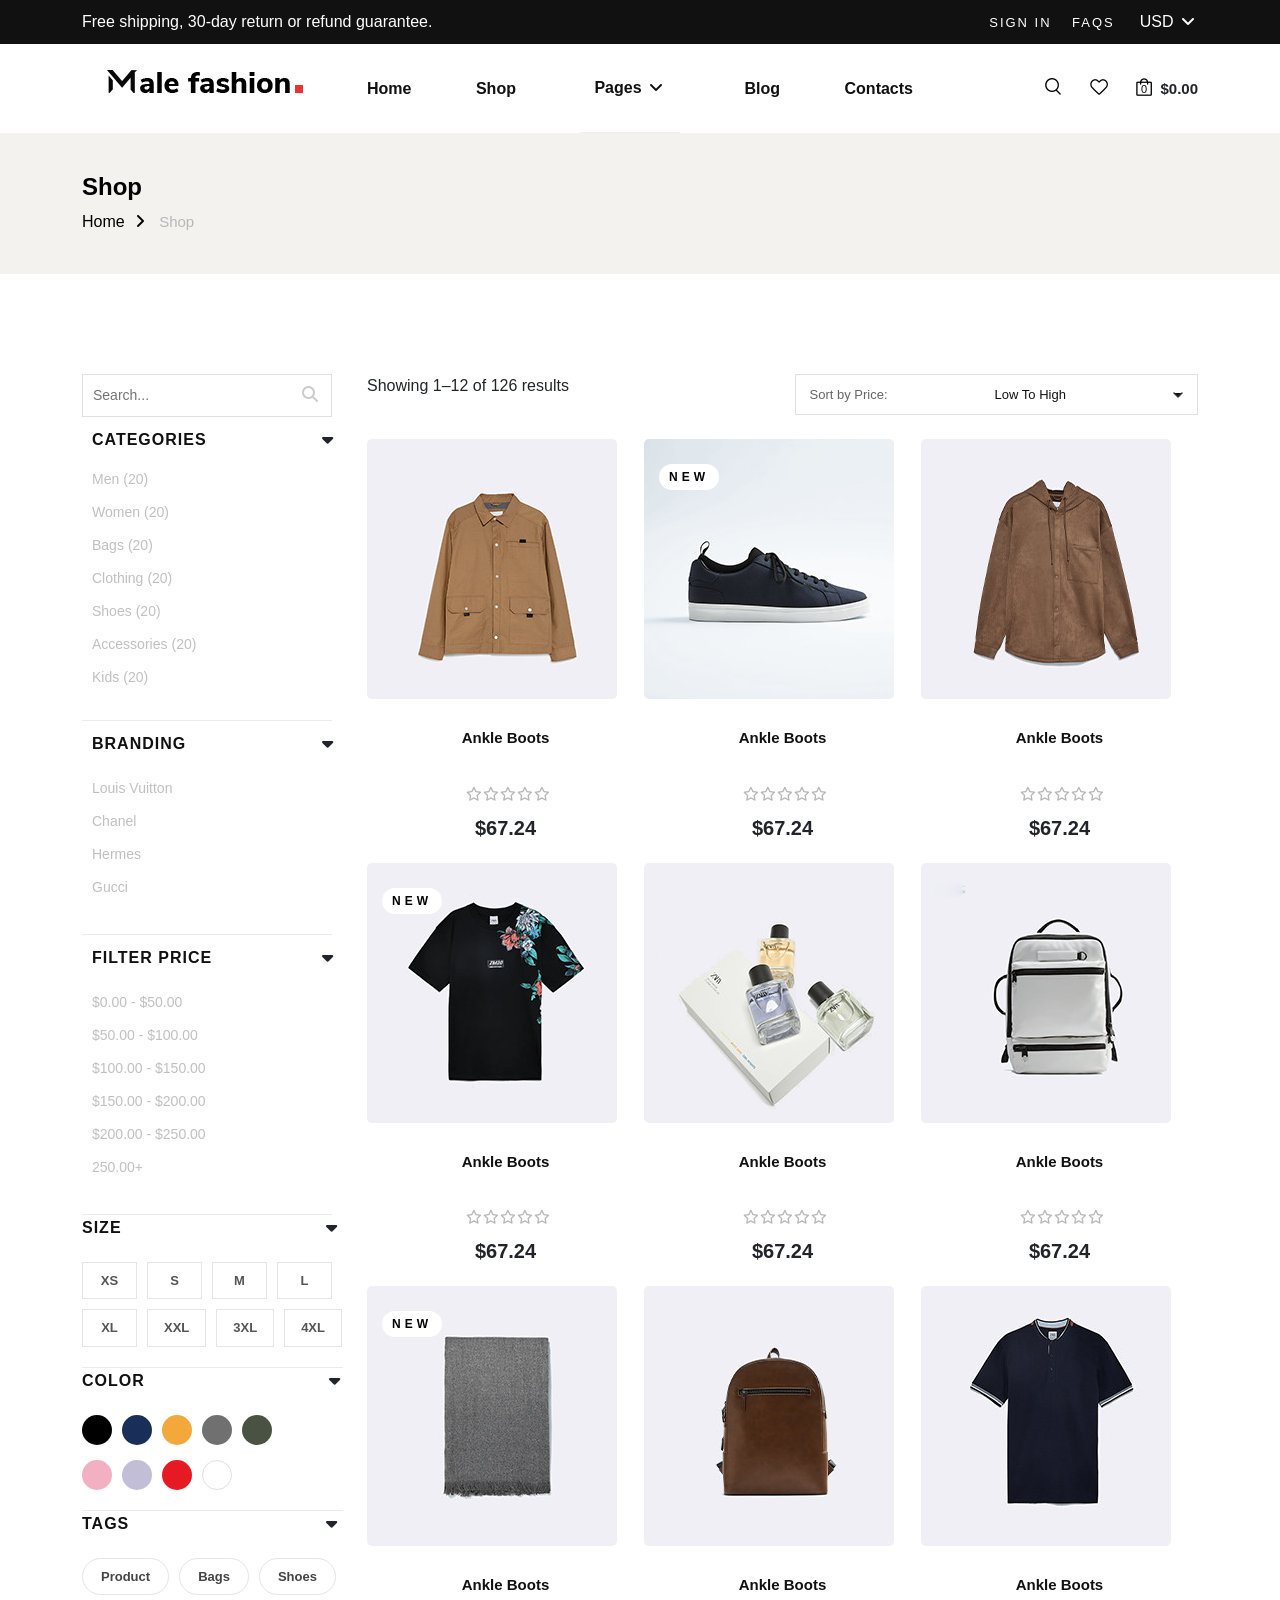
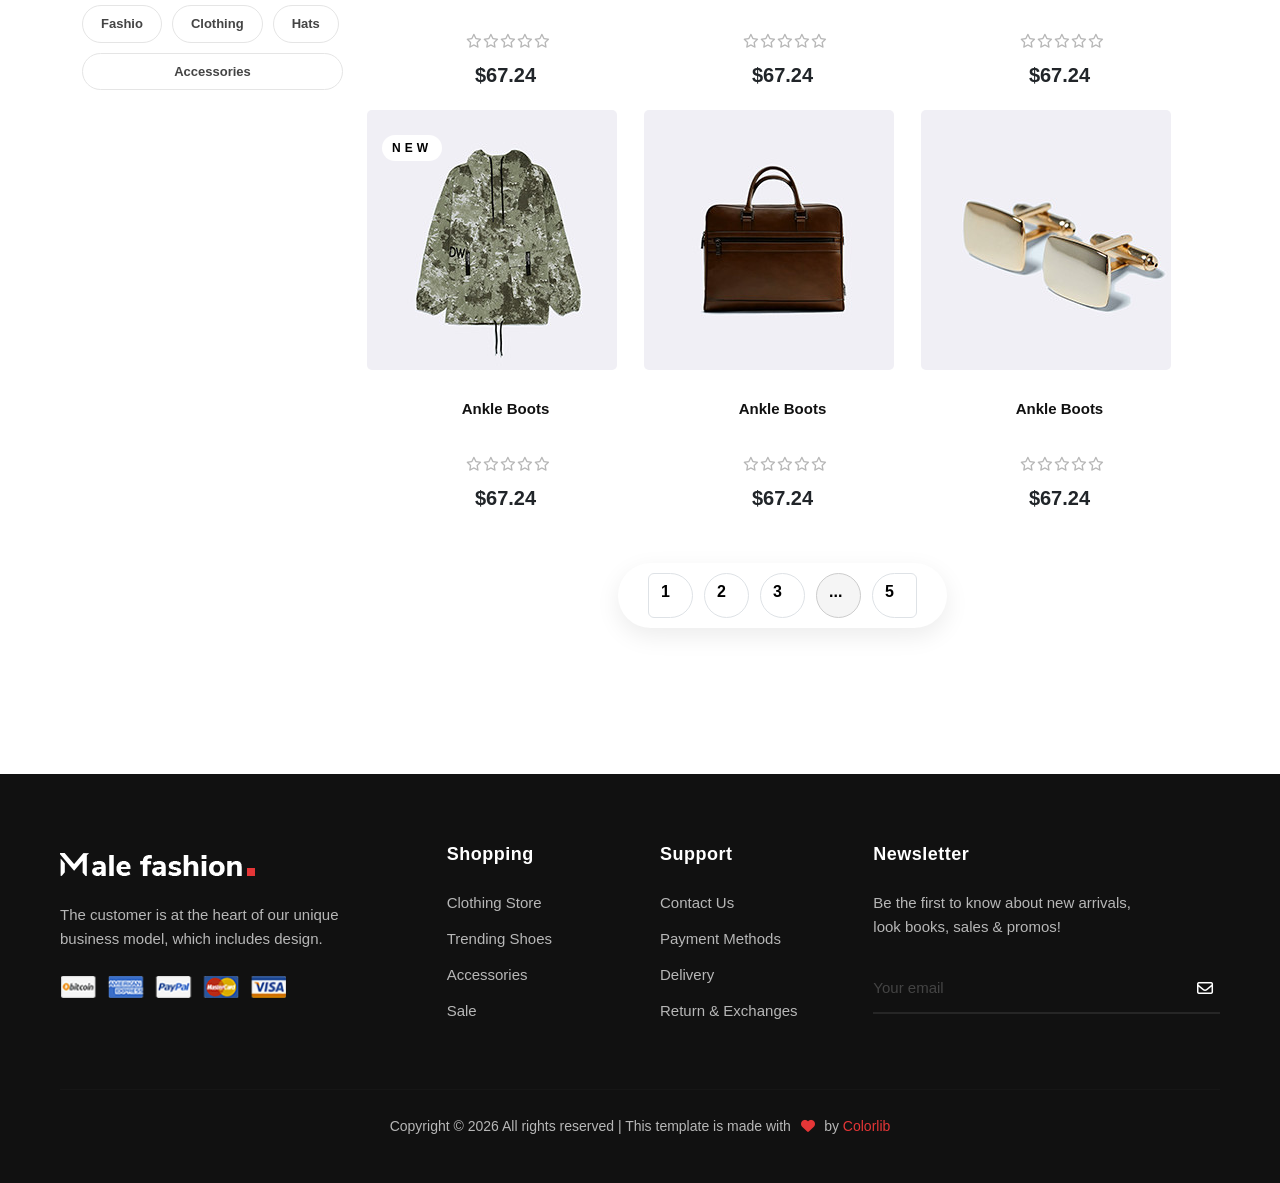
<file: RRR/RRRapp/templates/ecoabout.html>
<!DOCTYPE html>
<html lang="en">

<head>
    <meta charset="UTF-8">
    <meta name="viewport" content="width=device-width, initial-scale=1.0">
    <title>About Page</title>
    <link rel="stylesheet" href="./ecome.css">
    <link rel="stylesheet" href="/RRR/webfonts/fa-brands-400.ttf">
    <link rel="stylesheet" href="/RRR/css/all.css">
    <link rel="stylesheet" href="/RRR/css/bootstrap.min.css">
</head>

<body>
 <section class="sec_1">
        <header class="header">
            <div class="top_header">
                <div class="container">
                    <div class="row d-flex align-items-center">
                        <div class="col-lg-6 col-md-7 d-flex align-items-center ">
                            <div class="heder_top_left ">
                                <p class="">Free shipping, 30-day return or refund guarantee.</p>
                            </div>
                        </div>
                        <div class="col-lg-6 col-md-5">
                            <div class="header_top_right d-flex justify-content-end  ">
                                <div class="header_top_link">
                                    <a href="#" class="text-decoration-none sifa mx-3">Sign in</a>
                                    <a href="#" class="text-decoration-none sifa ">FAQs</a>
                                </div>
                                    <div class="dropdown">
                                        <div class="currency-btn">
                                            USD <i class="fa-solid fa-angle-down"></i>
                                        </div>

                                        <ul class="currency-menu">
                                            <li><a href="#">USD</a></li>
                                            <li><a href="#">EUR</a></li>
                                            <li><a href="#">INR</a></li>
                                        </ul>
                                    </div>
                                </div>
                            </div>
                        </div>
                    </div>
                </div>
            </div>
            <div class="container">
                <div class="row  rosw d-flex">
                    <div class="col-lg-3  col-md-3">
                        <div class="header_logo">
                            <a href="">
                                <img src="/RRR/img/logo.png" alt="">
                            </a>
                        </div>
                    </div>
                    <div class="col-lg-6 col-md-6">
                        <nav class="header_menu">
                            <ul class="list-unstyled d-flex justify-content-between align-items-center mb-0">

                                <li class="active">
                                    <a href="index.html" class="text-decoration-none">Home</a>
                                </li>

                                <li>
                                    <a href="ecoabout.html" class="text-decoration-none">Shop</a>
                                </li>

                                <li class="menu-item">
                                    <a href="#" class="text-decoration-none">
                                        Pages <i class="fa-solid fa-angle-down"></i>
                                    </a>

                                    <ul class="submenu list-unstyled">
                                        <li><a href="ecoaoutus.html" class="text-decoration-none">About Us</a></li>
                                        <li><a href="ecoshopdetile.html" class="text-decoration-none">Shop Details</a></li>
                                        <li><a href="ecoshoppingcard.html" class="text-decoration-none">Shopping Cart</a></li>
                                        <li><a href="checkaout.html" class="text-decoration-none">Checkout</a></li>
                                        <li><a href="blogdtailes.html" class="text-decoration-none">Blog Details</a></li>
                                    </ul>
                                </li>

                                <li>
                                    <a href="blog.html" class="text-decoration-none">Blog</a>
                                </li>

                                <li>
                                    <a href="contact.html" class="text-decoration-none">Contacts</a>
                                </li>

                            </ul>
                        </nav>
                    </div>
                    <div class="col-lg-3  col-md-3">
                        <div class="header_nav_option">
                            <a href="#" class="sarch_switch"><img src="/RRR/img/search.png" alt=""></a>
                            <a href="#"><img src="/RRR/img/heart.png" alt=""></a>
                            <a href="#"><img src="/RRR/img/cart.png" alt="">
                                <span>0</span></a>
                            <div class="price">$0.00</div>
                        </div>
                    </div>
                </div>
            </div>
        </header>
    </section>

    <section class="sp_option">
        <div class="container">
            <div class="row">
                <div class="col-lg-12">
                    <div class="sp_text">
                        <h4 class="shpps">Shop</h4>
                    </div>
                    <div class="sp_link">
                        <a href="" class="text-decoration-none links">Home<span><i
                                    class="fa-solid fa-angle-right"></i></span></i></a>
                        <span class="dubspan">Shop</span>
                    </div>
                </div>
            </div>
        </div>
    </section>


    <section class="shop_spad">
        <div class="container">
            <div class="row">
                <div class="col-lg-3">
                    <div style="position: relative; width: 250px;">
                        <input type="text" placeholder="Search..."
                            style="width: 100%; padding: 10px 35px 10px 10px; border: 1px solid #e0e0e0; box-sizing: border-box; outline: none; font-size: 14px;">
                        <span
                            style="position: absolute; right: 12px; top: 50%; transform: translateY(-50%); color: #ccc; font-size: 16px; font-family: sans-serif; cursor: pointer;"><i
                                class="fa-solid fa-magnifying-glass"></i></span>
                    </div>

                    <div class="filter-sidebar">
                        <div class="category-header">
                            <span class="header-title">CATEGORIES</span>
                            <span class="header-arrow">
                                <i class="fa-solid fa-caret-down" style="margin-right: -17px;"></i>
                            </span>
                        </div>

                        <ul class="category-list">
                            <li class="category-item"><span class="name">Men</span> <span class="count">(20)</span></li>
                            <li class="category-item"><span class="name">Women</span> <span class="count">(20)</span>
                            </li>
                            <li class="category-item"><span class="name">Bags</span> <span class="count">(20)</span>
                            </li>
                            <li class="category-item"><span class="name">Clothing</span> <span class="count">(20)</span>
                            </li>
                            <li class="category-item"><span class="name">Shoes</span> <span class="count">(20)</span>
                            </li>
                            <li class="category-item"><span class="name">Accessories</span> <span
                                    class="count">(20)</span></li>
                            <li class="category-item"><span class="name">Kids</span> <span class="count">(20)</span>
                            </li>
                        </ul>
                    </div>


                    <div class="filter-sidebar">
                        <div class="brandig-header">
                            <span class="header-title">BRANDING</span>
                            <span class="header-arrow">
                                <i class="fa-solid fa-caret-down" style="margin-right: -17px;"></i>
                            </span>
                        </div>

                        <ul class="branding-list list-unstyled">
                            <li class="branding-item">Louis Vuitton</li>
                            <li class="branding-item">Chanel</li>
                            <li class="branding-item">Hermes</li>
                            <li class="branding-item">Gucci</li>
                        </ul>
                    </div>



                    <div class="filter-sidebar">
                        <div class="brandig-header">
                            <span class="header-title">FILTER PRICE</span>
                            <span class="header-arrow">
                                <i class="fa-solid fa-caret-down" style="margin-right: -17px;"></i>
                            </span>
                        </div>

                        <ul class="branding-list list-unstyled">
                            <li class="branding-item">$0.00 - $50.00</li>
                            <li class="branding-item">$50.00 - $100.00</li>
                            <li class="branding-item">$100.00 - $150.00</li>
                            <li class="branding-item">$150.00 - $200.00</li>
                            <li class="branding-item">$200.00 - $250.00</li>
                            <li class="branding-item">250.00+</li>
                        </ul>
                    </div>

                    <div class=" size_fill">
                        <div class="brandig-header">
                            <span class="header-title">SIZE</span>
                            <span class="header-arrow">
                                <i class="fa-solid fa-caret-down"></i>
                            </span>
                        </div>

                        <div class="size-grid">
                            <button class="size-btn">XS</button>
                            <button class="size-btn">S</button>
                            <button class="size-btn">M</button>
                            <button class="size-btn">L</button>
                            <button class="size-btn">XL</button>
                            <button class="size-btn">XXL</button>
                            <button class="size-btn">3XL</button>
                            <button class="size-btn">4XL</button>
                        </div>
                    </div>


                    <div class="color-filter-container">
                        <div class="brandig-header">
                            <span class="header-title">COLOR</span>
                            <span class="header-arrow">
                                <i class="fa-solid fa-caret-down" style="margin-right: -14px;"></i>
                            </span>
                        </div>

                        <div class="color-options">

                            <label class="color-item">
                                <input type="radio" name="color-filter" value="black">
                                <span class="color-circle" style="background-color: #000000;"></span>
                            </label>


                            <label class="color-item">
                                <input type="radio" name="color-filter" value="navy">
                                <span class="color-circle" style="background-color: #1A2E5A;"></span>
                            </label>


                            <label class="color-item">
                                <input type="radio" name="color-filter" value="yellow">
                                <span class="color-circle" style="background-color: #F3A83B;"></span>
                            </label>

                            <label class="color-item">
                                <input type="radio" name="color-filter" value="grey">
                                <span class="color-circle" style="background-color: #707070;"></span>
                            </label>

                            <label class="color-item">
                                <input type="radio" name="color-filter" value="olive">
                                <span class="color-circle" style="background-color: #4A5343;"></span>
                            </label>

                            <label class="color-item">
                                <input type="radio" name="color-filter" value="pink">
                                <span class="color-circle" style="background-color: #F3B0C3;"></span>
                            </label>

                            <label class="color-item">
                                <input type="radio" name="color-filter" value="lavender">
                                <span class="color-circle" style="background-color: #C3BED7;"></span>
                            </label>


                            <label class="color-item">
                                <input type="radio" name="color-filter" value="red">
                                <span class="color-circle" style="background-color: #E61A22;"></span>
                            </label>

                            <label class="color-item">
                                <input type="radio" name="color-filter" value="white">
                                <span class="color-circle white-circle" style="background-color: #FFFFFF;"></span>
                            </label>
                        </div>
                    </div>



                    <div class="filter-group">
                        <div class="brandig-header">
                            <span class="header-title">TAGS</span>
                            <span class="header-arrow">
                                <i class="fa-solid fa-caret-down"></i>
                            </span>
                        </div>
                        <div class="tag-grid">
                            <button class="tag-btn">Product</button>
                            <button class="tag-btn">Bags</button>
                            <button class="tag-btn">Shoes</button>
                            <button class="tag-btn">Fashio</button>
                            <button class="tag-btn">Clothing</button>
                            <button class="tag-btn">Hats</button>
                            <button class="tag-btn full-width">Accessories</button>
                        </div>
                    </div>



                </div>

                <div class="col-lg-9">
                    <div class="products_options">
                        <div class="row d-flex">
                            <div class="col-lg-6">
                                <div class="shop_left">
                                    <p>Showing 1–12 of 126 results</p>
                                </div>
                            </div>
                            <div class="col-lg-6">

                                <div class="filter-container">
                                    <!-- Main Dropdown Trigger Button -->
                                    <button class="dropdown-trigger" id="dropdownBtn">
                                        Sort by Price: <span>Low To High</span>
                                        <svg class="arrow-icon" width="10" height="6" viewBox="0 0 10 6" fill="none"
                                            xmlns="http://w3.org">
                                            <path d="M1 5L5 1L9 5" stroke="#333" stroke-width="1.5"
                                                stroke-linecap="round" stroke-linejoin="round" />
                                        </svg>
                                    </button>


                                    <ul class="dropdown-menu" id="dropdownMenu">
                                        <li class="menu-item active">Low To High</li>
                                        <li class="menu-item">$0 - $55</li>
                                        <li class="menu-item">$55 - $100</li>
                                    </ul>
                                </div>
                            </div>
                        </div>
                    </div>
                    <div class="row ">
                        <div class="col-lg-12 mt-4">
                            <div class="producsion d-flex">
                                <div class="col-lg-4">
                                    <div class="cards">
                                        <div class="card_imgs">
                                            <img src="/RRR/img/product-2.jpg" alt="">
                                        </div>

                                        <ul class="list-unstyled product_hover">
                                            <li><a href="#"><img src="/RRR/img/heart.png" alt=""></a></li>
                                            <li><a href="#"><img src="/RRR/img/compare.png" alt=""></a></li>
                                            <li><a href="#"><img src="/RRR/img/search.png" alt=""></a></li>
                                        </ul>
                                    </div>
                                    <div class="product_text">
                                        <h6>Ankle Boots</h6>
                                        <a href="#" class="add_card">Add To Cart</a>
                                        <div class="reting">
                                            <i class="fa-regular fa-star"></i>
                                            <i class="fa-regular fa-star"></i>
                                            <i class="fa-regular fa-star"></i>
                                            <i class="fa-regular fa-star"></i>
                                            <i class="fa-regular fa-star"></i>
                                        </div>
                                        <h5 class="dolor">$67.24</h5>
                                        <div class="product_selecion">
                                            <label class="color-btn white">
                                                <input type="radio" name="color1" checked>
                                            </label>

                                            <label class="color-btn black">
                                                <input type="radio" name="color1">
                                            </label>

                                            <label class="color-btn grey">
                                                <input type="radio" name="color1">
                                            </label>
                                        </div>
                                    </div>
                                </div>


                                <div class="col-lg-4">
                                    <div class="cards">
                                        <div class="card_imgs">
                                            <img src="/RRR/img/product-3.jpg" alt="">
                                            <span class="newlabale">NEW</span>
                                        </div>

                                        <ul class="list-unstyled product_hover">
                                            <li><a href="#"><img src="/RRR/img/heart.png" alt=""></a></li>
                                            <li><a href="#"><img src="/RRR/img/compare.png" alt=""></a></li>
                                            <li><a href="#"><img src="/RRR/img/search.png" alt=""></a></li>
                                        </ul>
                                    </div>
                                    <div class="product_text">
                                        <h6>Ankle Boots</h6>
                                        <a href="#" class="add_card">Add To Cart</a>
                                        <div class="reting">
                                            <i class="fa-regular fa-star"></i>
                                            <i class="fa-regular fa-star"></i>
                                            <i class="fa-regular fa-star"></i>
                                            <i class="fa-regular fa-star"></i>
                                            <i class="fa-regular fa-star"></i>
                                        </div>
                                        <h5 class="dolor">$67.24</h5>
                                        <div class="product_selecion">
                                            <label class="color-btn white">
                                                <input type="radio" name="color1" checked>
                                            </label>

                                            <label class="color-btn black">
                                                <input type="radio" name="color1">
                                            </label>

                                            <label class="color-btn grey">
                                                <input type="radio" name="color1">
                                            </label>
                                        </div>
                                    </div>

                                </div>



                                <div class="col-lg-4">
                                    <div class="cards">
                                        <div class="card_imgs">
                                            <img src="/RRR/img/product-4.jpg" alt="">

                                        </div>

                                        <ul class="list-unstyled product_hover">
                                            <li><a href="#"><img src="/RRR/img/heart.png" alt=""></a></li>
                                            <li><a href="#"><img src="/RRR/img/compare.png" alt=""></a></li>
                                            <li><a href="#"><img src="/RRR/img/search.png" alt=""></a></li>
                                        </ul>
                                    </div>
                                    <div class="product_text">
                                        <h6>Ankle Boots</h6>
                                        <a href="#" class="add_card">Add To Cart</a>
                                        <div class="reting">
                                            <i class="fa-regular fa-star"></i>
                                            <i class="fa-regular fa-star"></i>
                                            <i class="fa-regular fa-star"></i>
                                            <i class="fa-regular fa-star"></i>
                                            <i class="fa-regular fa-star"></i>
                                        </div>
                                        <h5 class="dolor">$67.24</h5>
                                        <div class="product_selecion">
                                            <label class="color-btn white">
                                                <input type="radio" name="color1" checked>
                                            </label>

                                            <label class="color-btn black">
                                                <input type="radio" name="color1">
                                            </label>

                                            <label class="color-btn grey">
                                                <input type="radio" name="color1">
                                            </label>
                                        </div>
                                    </div>
                                </div>
                            </div>

                            <div class="production_3 d-flex">
                                <div class="col-lg-4">
                                    <div class="cards">
                                        <div class="card_imgs">
                                            <img src="/RRR/img/product-9.jpg" alt="">
                                            <span class="newlabale">NEW</span>
                                        </div>

                                        <ul class="list-unstyled product_hover">
                                            <li><a href="#"><img src="/RRR/img/heart.png" alt=""></a></li>
                                            <li><a href="#"><img src="/RRR/img/compare.png" alt=""></a></li>
                                            <li><a href="#"><img src="/RRR/img/search.png" alt=""></a></li>
                                        </ul>
                                    </div>
                                    <div class="product_text">
                                        <h6>Ankle Boots</h6>
                                        <a href="#" class="add_card">Add To Cart</a>
                                        <div class="reting">
                                            <i class="fa-regular fa-star"></i>
                                            <i class="fa-regular fa-star"></i>
                                            <i class="fa-regular fa-star"></i>
                                            <i class="fa-regular fa-star"></i>
                                            <i class="fa-regular fa-star"></i>
                                        </div>
                                        <h5 class="dolor">$67.24</h5>
                                        <div class="product_selecion">
                                            <label class="color-btn white">
                                                <input type="radio" name="color1" checked>
                                            </label>

                                            <label class="color-btn black">
                                                <input type="radio" name="color1">
                                            </label>

                                            <label class="color-btn grey">
                                                <input type="radio" name="color1">
                                            </label>
                                        </div>
                                    </div>
                                </div>


                                <div class="col-lg-4">
                                    <div class="cards">
                                        <div class="card_imgs">
                                            <img src="/RRR/img/product-10.jpg" alt="">

                                        </div>

                                        <ul class="list-unstyled product_hover">
                                            <li><a href="#"><img src="/RRR/img/heart.png" alt=""></a></li>
                                            <li><a href="#"><img src="/RRR/img/compare.png" alt=""></a></li>
                                            <li><a href="#"><img src="/RRR/img/search.png" alt=""></a></li>
                                        </ul>
                                    </div>
                                    <div class="product_text">
                                        <h6>Ankle Boots</h6>
                                        <a href="#" class="add_card">Add To Cart</a>
                                        <div class="reting">
                                            <i class="fa-regular fa-star"></i>
                                            <i class="fa-regular fa-star"></i>
                                            <i class="fa-regular fa-star"></i>
                                            <i class="fa-regular fa-star"></i>
                                            <i class="fa-regular fa-star"></i>
                                        </div>
                                        <h5 class="dolor">$67.24</h5>
                                        <div class="product_selecion">
                                            <label class="color-btn white">
                                                <input type="radio" name="color1" checked>
                                            </label>

                                            <label class="color-btn black">
                                                <input type="radio" name="color1">
                                            </label>

                                            <label class="color-btn grey">
                                                <input type="radio" name="color1">
                                            </label>
                                        </div>
                                    </div>

                                </div>



                                <div class="col-lg-4">
                                    <div class="cards">
                                        <div class="card_imgs">
                                            <img src="/RRR/img/product-11.jpg" alt="">
                                        </div>

                                        <ul class="list-unstyled product_hover">
                                            <li><a href="#"><img src="/RRR/img/heart.png" alt=""></a></li>
                                            <li><a href="#"><img src="/RRR/img/compare.png" alt=""></a></li>
                                            <li><a href="#"><img src="/RRR/img/search.png" alt=""></a></li>
                                        </ul>
                                    </div>
                                    <div class="product_text">
                                        <h6>Ankle Boots</h6>
                                        <a href="#" class="add_card">Add To Cart</a>
                                        <div class="reting">
                                            <i class="fa-regular fa-star"></i>
                                            <i class="fa-regular fa-star"></i>
                                            <i class="fa-regular fa-star"></i>
                                            <i class="fa-regular fa-star"></i>
                                            <i class="fa-regular fa-star"></i>
                                        </div>
                                        <h5 class="dolor">$67.24</h5>
                                        <div class="product_selecion">
                                            <label class="color-btn white">
                                                <input type="radio" name="color1" checked>
                                            </label>

                                            <label class="color-btn black">
                                                <input type="radio" name="color1">
                                            </label>

                                            <label class="color-btn grey">
                                                <input type="radio" name="color1">
                                            </label>
                                        </div>
                                    </div>
                                </div>
                            </div>



                            <div class="production_2 d-flex">
                                <div class="col-lg-4">
                                    <div class="cards">
                                        <div class="card_imgs">
                                            <img src="/RRR/img/product-6.jpg" alt="">
                                            <span class="newlabale">NEW</span>
                                        </div>

                                        <ul class="list-unstyled product_hover">
                                            <li><a href="#"><img src="/RRR/img/heart.png" alt=""></a></li>
                                            <li><a href="#"><img src="/RRR/img/compare.png" alt=""></a></li>
                                            <li><a href="#"><img src="/RRR/img/search.png" alt=""></a></li>
                                        </ul>
                                    </div>
                                    <div class="product_text">
                                        <h6>Ankle Boots</h6>
                                        <a href="#" class="add_card">Add To Cart</a>
                                        <div class="reting">
                                            <i class="fa-regular fa-star"></i>
                                            <i class="fa-regular fa-star"></i>
                                            <i class="fa-regular fa-star"></i>
                                            <i class="fa-regular fa-star"></i>
                                            <i class="fa-regular fa-star"></i>
                                        </div>
                                        <h5 class="dolor">$67.24</h5>
                                        <div class="product_selecion">
                                            <label class="color-btn white">
                                                <input type="radio" name="color1" checked>
                                            </label>

                                            <label class="color-btn black">
                                                <input type="radio" name="color1">
                                            </label>

                                            <label class="color-btn grey">
                                                <input type="radio" name="color1">
                                            </label>
                                        </div>
                                    </div>
                                </div>


                                <div class="col-lg-4">
                                    <div class="cards">
                                        <div class="card_imgs">
                                            <img src="/RRR/img/product-7.jpg" alt="">

                                        </div>

                                        <ul class="list-unstyled product_hover">
                                            <li><a href="#"><img src="/RRR/img/heart.png" alt=""></a></li>
                                            <li><a href="#"><img src="/RRR/img/compare.png" alt=""></a></li>
                                            <li><a href="#"><img src="/RRR/img/search.png" alt=""></a></li>
                                        </ul>
                                    </div>
                                    <div class="product_text">
                                        <h6>Ankle Boots</h6>
                                        <a href="#" class="add_card">Add To Cart</a>
                                        <div class="reting">
                                            <i class="fa-regular fa-star"></i>
                                            <i class="fa-regular fa-star"></i>
                                            <i class="fa-regular fa-star"></i>
                                            <i class="fa-regular fa-star"></i>
                                            <i class="fa-regular fa-star"></i>
                                        </div>
                                        <h5 class="dolor">$67.24</h5>
                                        <div class="product_selecion">
                                            <label class="color-btn white">
                                                <input type="radio" name="color1" checked>
                                            </label>

                                            <label class="color-btn black">
                                                <input type="radio" name="color1">
                                            </label>

                                            <label class="color-btn grey">
                                                <input type="radio" name="color1">
                                            </label>
                                        </div>
                                    </div>

                                </div>



                                <div class="col-lg-4">
                                    <div class="cards">
                                        <div class="card_imgs">
                                            <img src="/RRR/img/product-8.jpg" alt="">
                                        </div>

                                        <ul class="list-unstyled product_hover">
                                            <li><a href="#"><img src="/RRR/img/heart.png" alt=""></a></li>
                                            <li><a href="#"><img src="/RRR/img/compare.png" alt=""></a></li>
                                            <li><a href="#"><img src="/RRR/img/search.png" alt=""></a></li>
                                        </ul>
                                    </div>
                                    <div class="product_text">
                                        <h6>Ankle Boots</h6>
                                        <a href="#" class="add_card">Add To Cart</a>
                                        <div class="reting">
                                            <i class="fa-regular fa-star"></i>
                                            <i class="fa-regular fa-star"></i>
                                            <i class="fa-regular fa-star"></i>
                                            <i class="fa-regular fa-star"></i>
                                            <i class="fa-regular fa-star"></i>
                                        </div>
                                        <h5 class="dolor">$67.24</h5>
                                        <div class="product_selecion">
                                            <label class="color-btn white">
                                                <input type="radio" name="color1" checked>
                                            </label>

                                            <label class="color-btn black">
                                                <input type="radio" name="color1">
                                            </label>

                                            <label class="color-btn grey">
                                                <input type="radio" name="color1">
                                            </label>
                                        </div>
                                    </div>
                                </div>
                            </div>


                            <div class="production_4 d-flex">
                                <div class="col-lg-4">
                                    <div class="cards">
                                        <div class="card_imgs">
                                            <img src="/RRR/img/product-12.jpg" alt="">
                                            <span class="newlabale">NEW</span>
                                        </div>

                                        <ul class="list-unstyled product_hover">
                                            <li><a href="#"><img src="/RRR/img/heart.png" alt=""></a></li>
                                            <li><a href="#"><img src="/RRR/img/compare.png" alt=""></a></li>
                                            <li><a href="#"><img src="/RRR/img/search.png" alt=""></a></li>
                                        </ul>
                                    </div>
                                    <div class="product_text">
                                        <h6>Ankle Boots</h6>
                                        <a href="#" class="add_card">Add To Cart</a>
                                        <div class="reting">
                                            <i class="fa-regular fa-star"></i>
                                            <i class="fa-regular fa-star"></i>
                                            <i class="fa-regular fa-star"></i>
                                            <i class="fa-regular fa-star"></i>
                                            <i class="fa-regular fa-star"></i>
                                        </div>
                                        <h5 class="dolor">$67.24</h5>
                                        <div class="product_selecion">
                                            <label class="color-btn white">
                                                <input type="radio" name="color1" checked>
                                            </label>

                                            <label class="color-btn black">
                                                <input type="radio" name="color1">
                                            </label>

                                            <label class="color-btn grey">
                                                <input type="radio" name="color1">
                                            </label>
                                        </div>
                                    </div>
                                </div>


                                <div class="col-lg-4">
                                    <div class="cards">
                                        <div class="card_imgs">
                                            <img src="/RRR/img/product-13.jpg" alt="">

                                        </div>

                                        <ul class="list-unstyled product_hover">
                                            <li><a href="#"><img src="/RRR/img/heart.png" alt=""></a></li>
                                            <li><a href="#"><img src="/RRR/img/compare.png" alt=""></a></li>
                                            <li><a href="#"><img src="/RRR/img/search.png" alt=""></a></li>
                                        </ul>
                                    </div>
                                    <div class="product_text">
                                        <h6>Ankle Boots</h6>
                                        <a href="#" class="add_card">Add To Cart</a>
                                        <div class="reting">
                                            <i class="fa-regular fa-star"></i>
                                            <i class="fa-regular fa-star"></i>
                                            <i class="fa-regular fa-star"></i>
                                            <i class="fa-regular fa-star"></i>
                                            <i class="fa-regular fa-star"></i>
                                        </div>
                                        <h5 class="dolor">$67.24</h5>
                                        <div class="product_selecion">
                                            <label class="color-btn white">
                                                <input type="radio" name="color1" checked>
                                            </label>

                                            <label class="color-btn black">
                                                <input type="radio" name="color1">
                                            </label>

                                            <label class="color-btn grey">
                                                <input type="radio" name="color1">
                                            </label>
                                        </div>
                                    </div>

                                </div>



                                <div class="col-lg-4">
                                    <div class="cards">
                                        <div class="card_imgs">
                                            <img src="/RRR/img/product-14.jpg" alt="">
                                        </div>

                                        <ul class="list-unstyled product_hover">
                                            <li><a href="#"><img src="/RRR/img/heart.png" alt=""></a></li>
                                            <li><a href="#"><img src="/RRR/img/compare.png" alt=""></a></li>
                                            <li><a href="#"><img src="/RRR/img/search.png" alt=""></a></li>
                                        </ul>
                                    </div>
                                    <div class="product_text">
                                        <h6>Ankle Boots</h6>
                                        <a href="#" class="add_card">Add To Cart</a>
                                        <div class="reting">
                                            <i class="fa-regular fa-star"></i>
                                            <i class="fa-regular fa-star"></i>
                                            <i class="fa-regular fa-star"></i>
                                            <i class="fa-regular fa-star"></i>
                                            <i class="fa-regular fa-star"></i>
                                        </div>
                                        <h5 class="dolor">$67.24</h5>
                                        <div class="product_selecion">
                                            <label class="color-btn white">
                                                <input type="radio" name="color1" checked>
                                            </label>

                                            <label class="color-btn black">
                                                <input type="radio" name="color1">
                                            </label>

                                            <label class="color-btn grey">
                                                <input type="radio" name="color1">
                                            </label>
                                        </div>
                                    </div>
                                </div>
                            </div>

                            <div class="pagination-container">
                                <ul class="pagination" style="padding: 10px 30px 10px 30px;">
                                    <li class="page-item "><a href="#" style="color: black;" class="page-link">1</a>
                                    </li>
                                    <li class="page-item"><a href="#" style="color: black;" class="page-link">2</a></li>
                                    <li class="page-item"><a href="#" style="color: black;" class="page-link">3</a></li>
                                    <li class="page-item disabled"><span class="page-link"
                                            style="color: black;">...</span></li>
                                    <li class="page-item"><a href="#" class="page-link" style="color: black;">5</a></li>
                                </ul>
                            </div>
                        </div>
                    </div>
                </div>
            </div>
        </div>
    </section>


    <footer class="site-footer">
        <div class="footer-container">
            <div class="footer-row">

                <!-- Brand Column -->
                <div class="footer-col">
                    <div class="brand-title"><img src="/RRR/img/footer-logo.png" alt=""></div>
                    <p>The customer is at the heart of our unique business model, which includes design.</p>
                    <div class="payment-methods">
                        <!-- Standard placeholder payment graphics -->
                        <img src="/RRR/img/payment.png" alt="">
                    </div>
                </div>

                <!-- Shopping Links Column -->
                <div class="footer-col">
                    <h3>Shopping</h3>
                    <ul>
                        <li><a href="#">Clothing Store</a></li>
                        <li><a href="#">Trending Shoes</a></li>
                        <li><a href="#">Accessories</a></li>
                        <li><a href="#">Sale</a></li>
                    </ul>
                </div>

                <!-- Support Links Column -->
                <div class="footer-col">
                    <h3>Support</h3>
                    <ul>
                        <li><a href="#">Contact Us</a></li>
                        <li><a href="#">Payment Methods</a></li>
                        <li><a href="#">Delivery</a></li>
                        <li><a href="#">Return & Exchanges</a></li>
                    </ul>
                </div>

                <!-- Newsletter Column -->
                <div class="footer-col">
                    <h3>Newsletter</h3>
                    <p>Be the first to know about new arrivals, look books, sales & promos!</p>
                    <form class="newsletter-form" action="#" method="POST">
                        <input type="email" placeholder="Your email" required>
                        <button type="submit" aria-label="Subscribe">
                            <i class="fa-regular fa-envelope"></i>
                        </button>
                    </form>
                </div>

            </div>

            <hr class="footer-divider">

            <!-- Copyright Bar -->
            <div class="footer-bottom">
                <p>Copyright © 2026 All rights reserved | This template is made with <i class="fa-solid fa-heart"></i>
                    by <a href="https://colorlib.com" target="_blank" rel="noopener">Colorlib</a></p>
            </div>
        </div>
    </footer>







    <script src="/RRR/js/bootstrap.bundle.js"></script>
    <script src="https://code.jquery.com/jquery-3.7.1.min.js"></script>
    



  <!-- pages menu -->
    <script>
        $(document).ready(function () {

            $(".menu-item").hover(
                function () {
                    $(this).addClass("active");
                },
                function () {
                    $(this).removeClass("active");
                }
            );

        });
    </script>

<script>
$(document).ready(function () {

    $(".currency-btn").click(function (e) {
        e.stopPropagation();
        $(".currency-menu").slideToggle(300);
    });

    $(document).click(function () {
        $(".currency-menu").slideUp(300);
    });

});
</script>
    <script>
        $(document).ready(function () {

            $(".category-header").click(function () {

                $(".category-list").slideToggle(300);

                $(".header-arrow").toggleClass("rotate");

            });

        });


        $(document).ready(function () {

            $(".category-header").click(function () {

                $(".category-list").slideToggle(300);

                $(".header-arrow").toggleClass("rotate");

            });

        });
    </script>

    <script>
        document.querySelectorAll('.tag-btn').forEach(btn => {
            btn.addEventListener('click', function () {
                document.querySelectorAll('.tag-btn').forEach(item => {
                    item.classList.remove('active');
                });

                this.classList.add('active');
            });
        });
    </script>


    <script>
        const btn = document.getElementById('dropdownBtn');
        const menu = document.getElementById('dropdownMenu');

        btn.addEventListener('click', () => {
            menu.classList.toggle('show');
            btn.classList.toggle('active');
        });

        // Close menu if clicking outside
        window.addEventListener('click', (e) => {
            if (!btn.contains(e.target) && !menu.contains(e.target)) {
                menu.classList.remove('show');
                btn.classList.remove('active');
            }
        });
    </script>



</body>

</html>
</file>
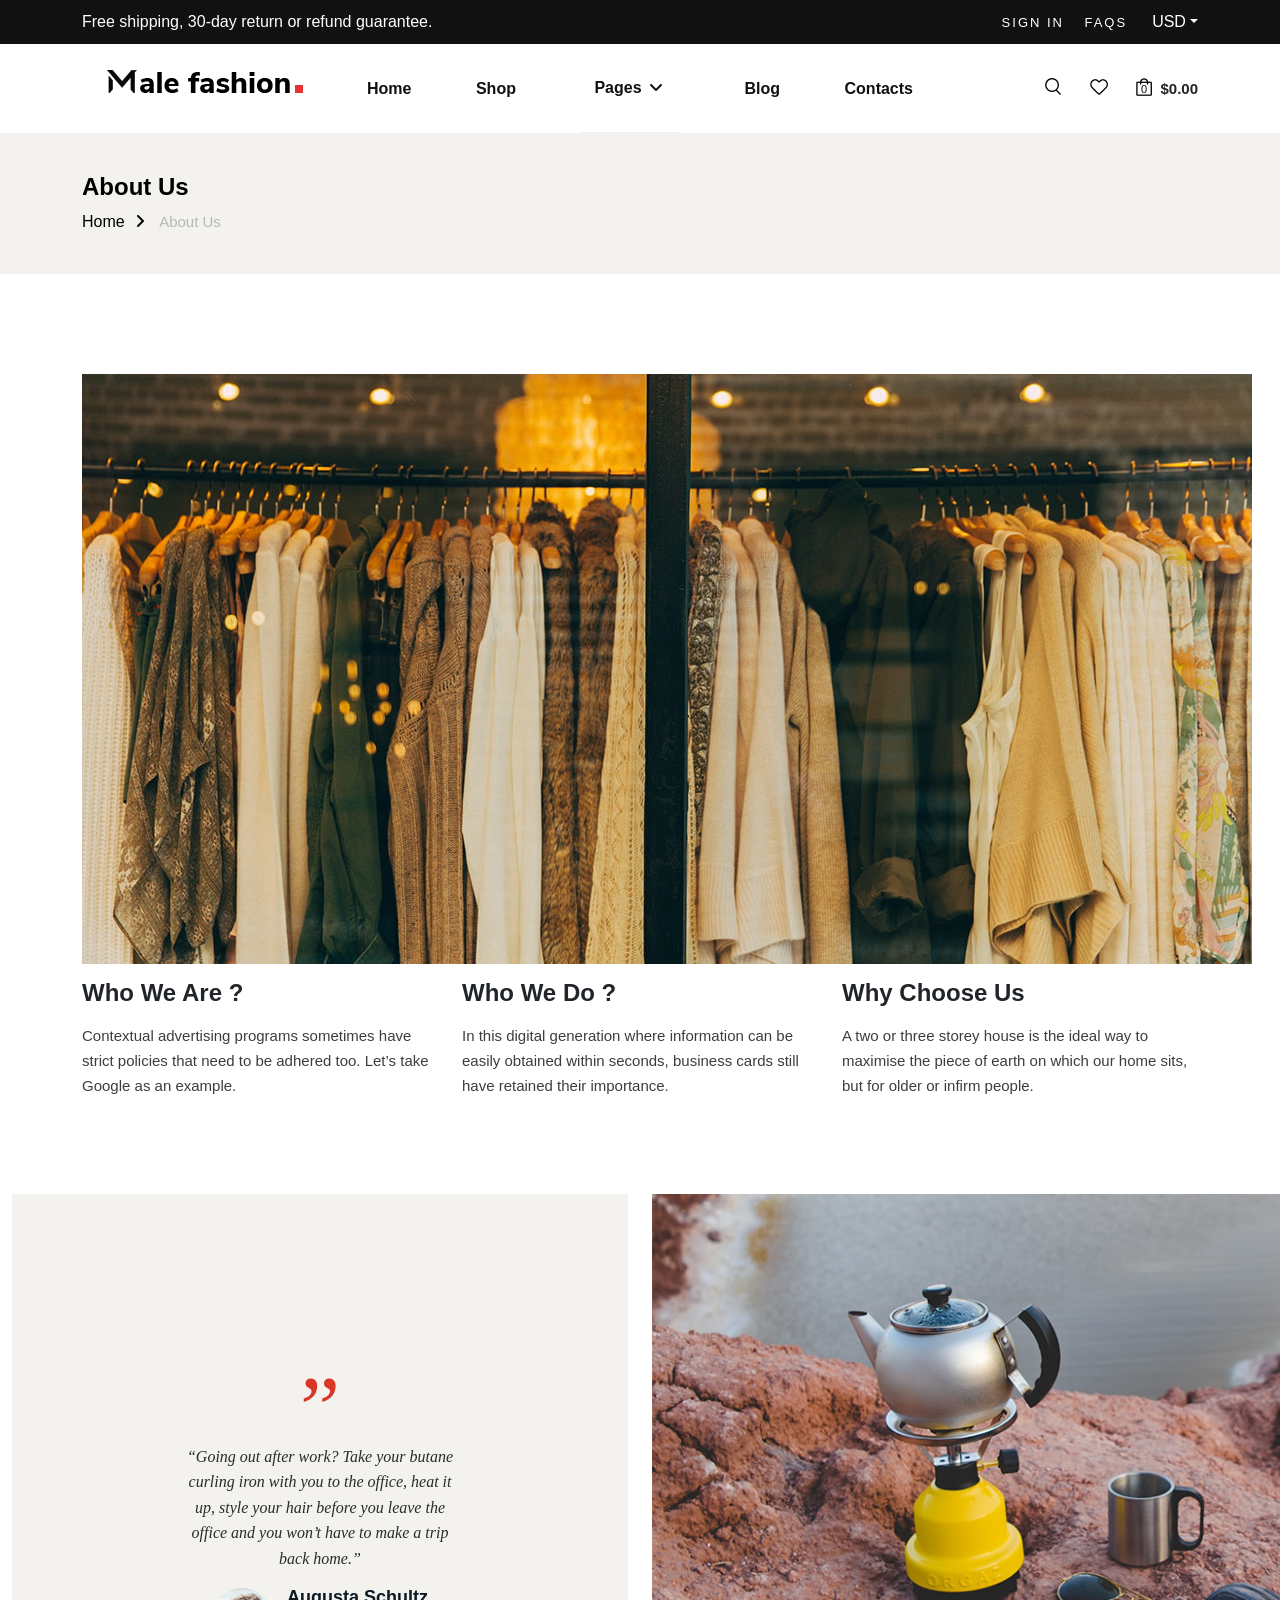
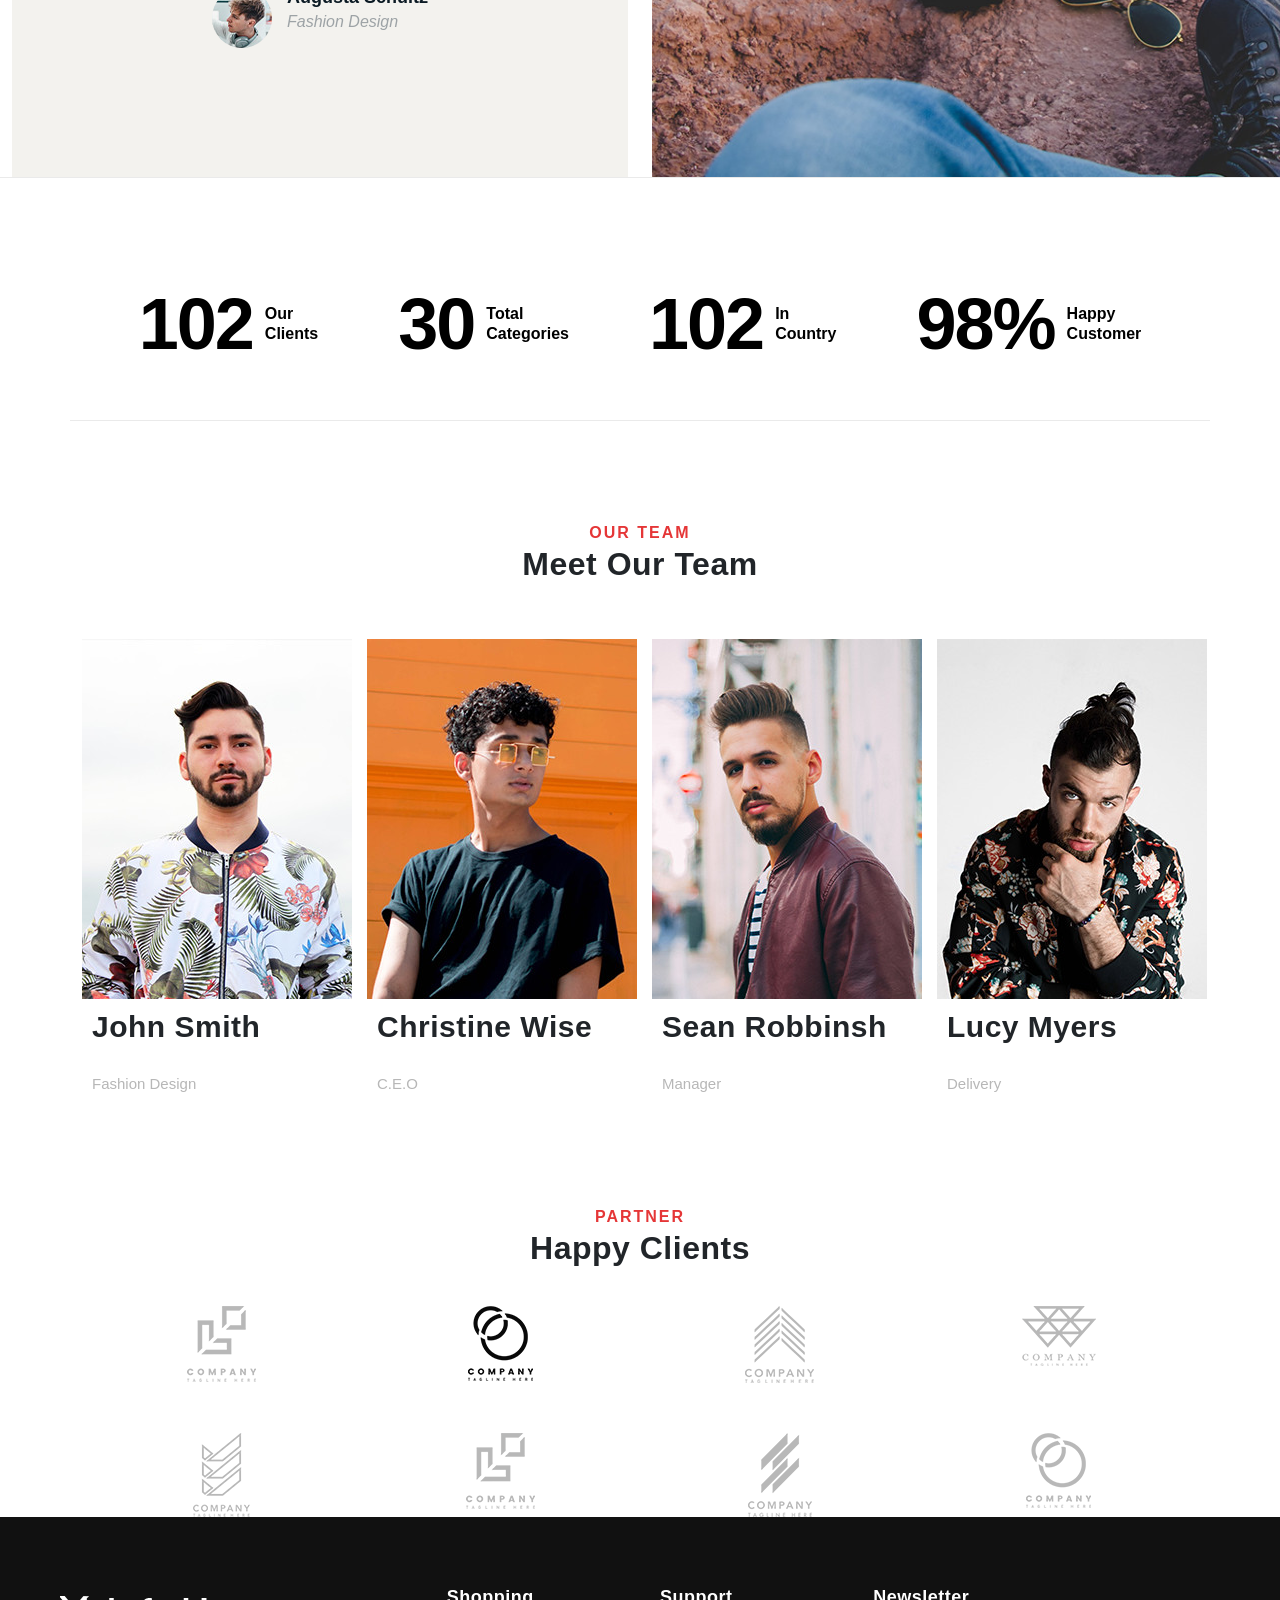
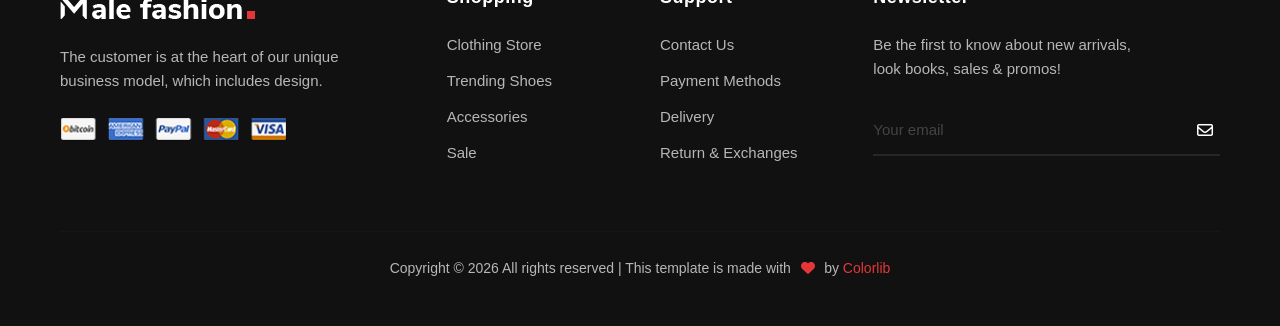
<file: RRR/RRRapp/TEMPLATES/Ecoabus.html>
<!DOCTYPE html>
<html lang="en">

<head>
    <meta charset="UTF-8">
    <meta name="viewport" content="width=device-width, initial-scale=1.0">
    <title>About us</title>
    <link rel="stylesheet" href="ecome.css">
    <link rel="stylesheet" href="/RRR/webfonts/fa-brands-400.ttf">
    <link rel="stylesheet" href="/RRR/css/all.css">
    <link rel="stylesheet" href="/RRR/css/bootstrap.min.css">
</head>

<body>


    <section class="sec_1">
        <header class="header">
            <div class="top_header">
                <div class="container">
                    <div class="row d-flex align-items-center">
                        <div class="col-lg-6 col-md-7 d-flex align-items-center ">
                            <div class="heder_top_left ">
                                <p class="text-white">Free shipping, 30-day return or refund guarantee.</p>
                            </div>
                        </div>
                        <div class="col-lg-6 col-md-5">
                            <div class="header_top_right d-flex justify-content-end  ">
                                <div class="header_top_link">
                                    <a href="#" class="text-decoration-none sifa mx-3">Sign in</a>
                                    <a href="#" class="text-decoration-none sifa ">FAQs</a>
                                </div>
                                <div class="dropdown">
                                    <div class="border-0 dropdown-toggle text-white"
                                        style="font-size: 16px; font-family: 'Gill Sans', 'Gill Sans MT', Calibri, 'Trebuchet MS', sans-serif;"
                                        data-bs-toggle="dropdown">USD</div>
                                    <ul class="dropdown-menu dropdown-menu-end dropdown-menu-dark ">
                                        <li><a href="#" class="dropdown-item">USD</a></li>
                                        <li><a href="#" class="dropdown-item ">EUR</a></li>
                                        <li><a href="#" class="dropdown-item ">USD</a></li>
                                    </ul>
                                </div>
                            </div>
                        </div>
                    </div>
                </div>
            </div>
            <div class="container">
                <div class="row  rosw d-flex">
                    <div class="col-lg-3  col-md-3">
                        <div class="header_logo">
                            <a href="">
                                <img src="/RRR/img/logo.png" alt="">
                            </a>
                        </div>
                    </div>
                    <div class="col-lg-6 col-md-6">
                        <nav class="header_menu">
                            <ul class="list-unstyled d-flex justify-content-between align-items-center mb-0">

                                <li class="active">
                                    <a href="" class="text-decoration-none">Home</a>
                                </li>

                                <li>
                                    <a href="" class="text-decoration-none">Shop</a>
                                </li>

                                <li class="menu-item">
                                    <a href="#" class="text-decoration-none">
                                        Pages <i class="fa-solid fa-angle-down"></i>
                                    </a>

                                    <ul class="submenu list-unstyled">
                                        <li><a href="#" class="text-decoration-none">About Us</a></li>
                                        <li><a href="#" class="text-decoration-none">Shop Details</a></li>
                                        <li><a href="#" class="text-decoration-none">Shopping Cart</a></li>
                                        <li><a href="#" class="text-decoration-none">Checkout</a></li>
                                        <li><a href="#" class="text-decoration-none">Blog Details</a></li>
                                    </ul>
                                </li>

                                <li>
                                    <a href="" class="text-decoration-none">Blog</a>
                                </li>

                                <li>
                                    <a href="" class="text-decoration-none">Contacts</a>
                                </li>

                            </ul>
                        </nav>
                    </div>
                    <div class="col-lg-3  col-md-3">
                        <div class="header_nav_option">
                            <a href="#" class="sarch_switch"><img src="/RRR/img/search.png" alt=""></a>
                            <a href="#"><img src="/RRR/img/heart.png" alt=""></a>
                            <a href="#"><img src="/RRR/img/cart.png" alt="">
                                <span>0</span></a>
                            <div class="price">$0.00</div>
                        </div>
                    </div>
                </div>
            </div>
        </header>
    </section>

    <section class="sp_option">
        <div class="container">
            <div class="row">
                <div class="col-lg-12">
                    <div class="sp_text">
                        <h4 class="shpps">About Us</h4>
                    </div>
                    <div class="sp_link">
                        <a href="" class="text-decoration-none links">Home<span><i
                                    class="fa-solid fa-angle-right"></i></span></i></a>
                        <span class="dubspan">About Us</span>
                    </div>
                </div>
            </div>
        </div>
    </section>




    <section class="about sped">
        <div class="container">
            <div class="row">
                <div class="col-lg-12">
                    <div class="abot_pic">
                        <img src="/RRR/img/about-us.jpg" alt="">
                    </div>
                </div>
            </div>
            <div class="row d-flex">
                <div class="col-lg-4 col-md-4">
                    <div class="about_itm">
                        <h4 class="were">Who We Are ?</h4>
                        <p class="goole">Contextual advertising programs sometimes have strict policies that need to be
                            adhered too.
                            Let’s take Google as an example.</p>
                    </div>
                </div>
                <div class="col-lg-4 col-md-4">
                    <div class="about_itm">
                        <h4 class="were">Who We Do ?</h4>
                        <p class="goole">In this digital generation where information can be easily obtained within
                            seconds, business
                            cards still have retained their importance.</p>
                    </div>
                </div>
                <div class="col-lg-4 col-md-4">
                    <div class="about_itm">
                        <h4 class="were">Why Choose Us</h4>
                        <p class="goole">A two or three storey house is the ideal way to maximise the piece of earth on
                            which our home
                            sits, but for older or infirm people.</p>
                    </div>
                </div>
            </div>
        </div>
    </section>


    <section class="sped_2">
        <div class="container-fluid">
            <div class="row d-flex">
                <div class="col-lg-6">
                    <div class="testimonial">
                        <div class="testimonial-container">
                            <div class="quote-mark">”</div>

                            <p class="quote-text">
                                “Going out after work? Take your butane curling iron with you to the office, heat it up,
                                style your hair before you leave the office and you won’t have to make a trip back
                                home.”
                            </p>

                            <div class="profile-section">
                                <img src="/RRR/img/testimonial-author.jpg" alt="Augusta Schultz" class="profile-img">
                                <div class="profile-info">
                                    <h3 class="name">Augusta Schultz</h3>
                                    <p class="role">Fashion Design</p>
                                </div>
                            </div>
                        </div>
                    </div>
                </div>
                <div class="col-lg-6">
                    <div class="testong_pic">
                        <img src="/RRR/img/testimonial-pic.jpg" style="height:583px ;" alt="">
                    </div>
                </div>
            </div>
        </div>
    </section>


    <section class="counter_spend">
        <div class="container">
            <div class="row">
                <div class="stats-container">

                    <div class="stat-item">
                        <span class="stat-number">102</span>
                        <span class="stat-label">Our<br>Clients</span>
                    </div>

                    <div class="stat-item">
                        <span class="stat-number">30</span>
                        <span class="stat-label">Total<br>Categories</span>
                    </div>

                    <div class="stat-item">
                        <span class="stat-number">102</span>
                        <span class="stat-label">In<br>Country</span>
                    </div>

                    <div class="stat-item">
                        <span class="stat-number">98%</span>
                        <span class="stat-label">Happy<br>Customer</span>
                    </div>

                </div>
            </div>
        </div>
    </section>


    <section class="tean_spad">
        <div class="container">
            <div class="row">
                <div class="col-lg-12">
                    <div class="section_title">
                        <span class="text_hero ">Our Team</span>
                        <h2 class="meettame">Meet Our Team</h2>
                    </div>
                </div>
            </div>
            <div class="row d-flex mt-5">
                <div class="col-lg-3 col-md-3">
                    <img src="/RRR/img/team-1.jpg" alt="">
                    <h2 class="johan">John Smith</h2>
                    <span class="desing">Fashion Design</span>
                </div>

                <div class="col-lg-3 col-md-3">
                    <img src="/RRR/img/team-2.jpg" alt="">
                    <h2 class="johan">Christine Wise</h2>
                    <span class="desing">C.E.O</span>
                </div>

                <div class="col-lg-3 col-md-3">
                    <img src="/RRR/img/team-3.jpg" alt="">
                    <h2 class="johan">Sean Robbinsh</h2>
                    <span class="desing">Manager</span>
                </div>

                <div class="col-lg-3 col-md-3">
                    <img src="/RRR/img/team-4.jpg" alt="">
                    <h2 class="johan">Lucy Myers</h2>
                    <span class="desing">Delivery</span>
                </div>
            </div>
        </div>
    </section>


    <section class="Clients_spad">
        <div class="container">
            <div class="row">
                <div class="col-lg-12">
                    <div class="section_title">
                        <span class="text_hero ">Partner</span>
                        <h2 class="meettame">Happy Clients</h2>
                    </div>
                </div>
            </div>
            <div class="row">
                <div class="clint1 ">
                    <div class="col-lg-3 col-md-3">
                    <div class="clinet_itm">
                        <img src="/RRR/img/client-1.png" alt="">
                    </div>
                    </div>

                    <div class="col-lg-3 col-md-3">
                    <div class="clinet_itm">
                        <img src="/RRR/img/client-2.png" alt="">
                    </div>
                    </div>

                    <div class="col-lg-3 col-md-3">
                    <div class="clinet_itm">
                        <img src="/RRR/img/client-3.png" alt="">
                    </div>
                    </div>

                    <div class="col-lg-3 col-md-3">
                    <div class="clinet_itm">
                        <img src="/RRR/img/client-4.png" alt="">
                    </div>
                    </div>
                </div>


                <div class="clint2 d-flex" style="margin-top: 50px;">
                     <div class="col-lg-3 col-md-3">
                    <div class="clinet_itm">
                        <img src="/RRR/img/client-5.png" alt="">
                    </div>
                    </div>

                    <div class="col-lg-3 col-md-3">
                    <div class="clinet_itm">
                        <img src="/RRR/img/client-6.png" alt="">
                    </div>
                    </div>

                    <div class="col-lg-3 col-md-3">
                    <div class="clinet_itm">
                        <img src="/RRR/img/client-7.png" alt="">
                    </div>
                    </div>

                    <div class="col-lg-3 col-md-3">
                    <div class="clinet_itm">
                        <img src="/RRR/img/client-8.png" alt="">
                    </div>
                    </div>
                </div>
            </div>
    </section>


      <footer class="site-footer">
        <div class="footer-container">
            <div class="footer-row">

                <!-- Brand Column -->
                <div class="footer-col">
                    <div class="brand-title"><img src="/RRR/img/footer-logo.png" alt=""></div>
                    <p>The customer is at the heart of our unique business model, which includes design.</p>
                    <div class="payment-methods">
                        <!-- Standard placeholder payment graphics -->
                        <img src="/RRR/img/payment.png" alt="">
                    </div>
                </div>

                <!-- Shopping Links Column -->
                <div class="footer-col">
                    <h3>Shopping</h3>
                    <ul>
                        <li><a href="#">Clothing Store</a></li>
                        <li><a href="#">Trending Shoes</a></li>
                        <li><a href="#">Accessories</a></li>
                        <li><a href="#">Sale</a></li>
                    </ul>
                </div>

                <!-- Support Links Column -->
                <div class="footer-col">
                    <h3>Support</h3>
                    <ul>
                        <li><a href="#">Contact Us</a></li>
                        <li><a href="#">Payment Methods</a></li>
                        <li><a href="#">Delivery</a></li>
                        <li><a href="#">Return & Exchanges</a></li>
                    </ul>
                </div>

                <!-- Newsletter Column -->
                <div class="footer-col">
                    <h3>Newsletter</h3>
                    <p>Be the first to know about new arrivals, look books, sales & promos!</p>
                    <form class="newsletter-form" action="#" method="POST">
                        <input type="email" placeholder="Your email" required>
                        <button type="submit" aria-label="Subscribe">
                            <i class="fa-regular fa-envelope"></i>
                        </button>
                    </form>
                </div>

            </div>

            <hr class="footer-divider">

            <!-- Copyright Bar -->
            <div class="footer-bottom">
                <p>Copyright © 2026 All rights reserved | This template is made with <i class="fa-solid fa-heart"></i>
                    by <a href="https://colorlib.com" target="_blank" rel="noopener">Colorlib</a></p>
            </div>
        </div>
    </footer>





    <script src="/RRR/js/bootstrap.bundle.js"></script>
    <script src="https://code.jquery.com/jquery-3.7.1.min.js"></script>

  <!-- pages menu -->
    <script>
        $(document).ready(function () {

            $(".menu-item").hover(
                function () {
                    $(this).addClass("active");
                },
                function () {
                    $(this).removeClass("active");
                }
            );

        });
    </script>

<script>
$(document).ready(function () {

    $(".currency-btn").click(function (e) {
        e.stopPropagation();
        $(".currency-menu").slideToggle(300);
    });

    $(document).click(function () {
        $(".currency-menu").slideUp(300);
    });

});
</script>
</body>

</html>
</file>
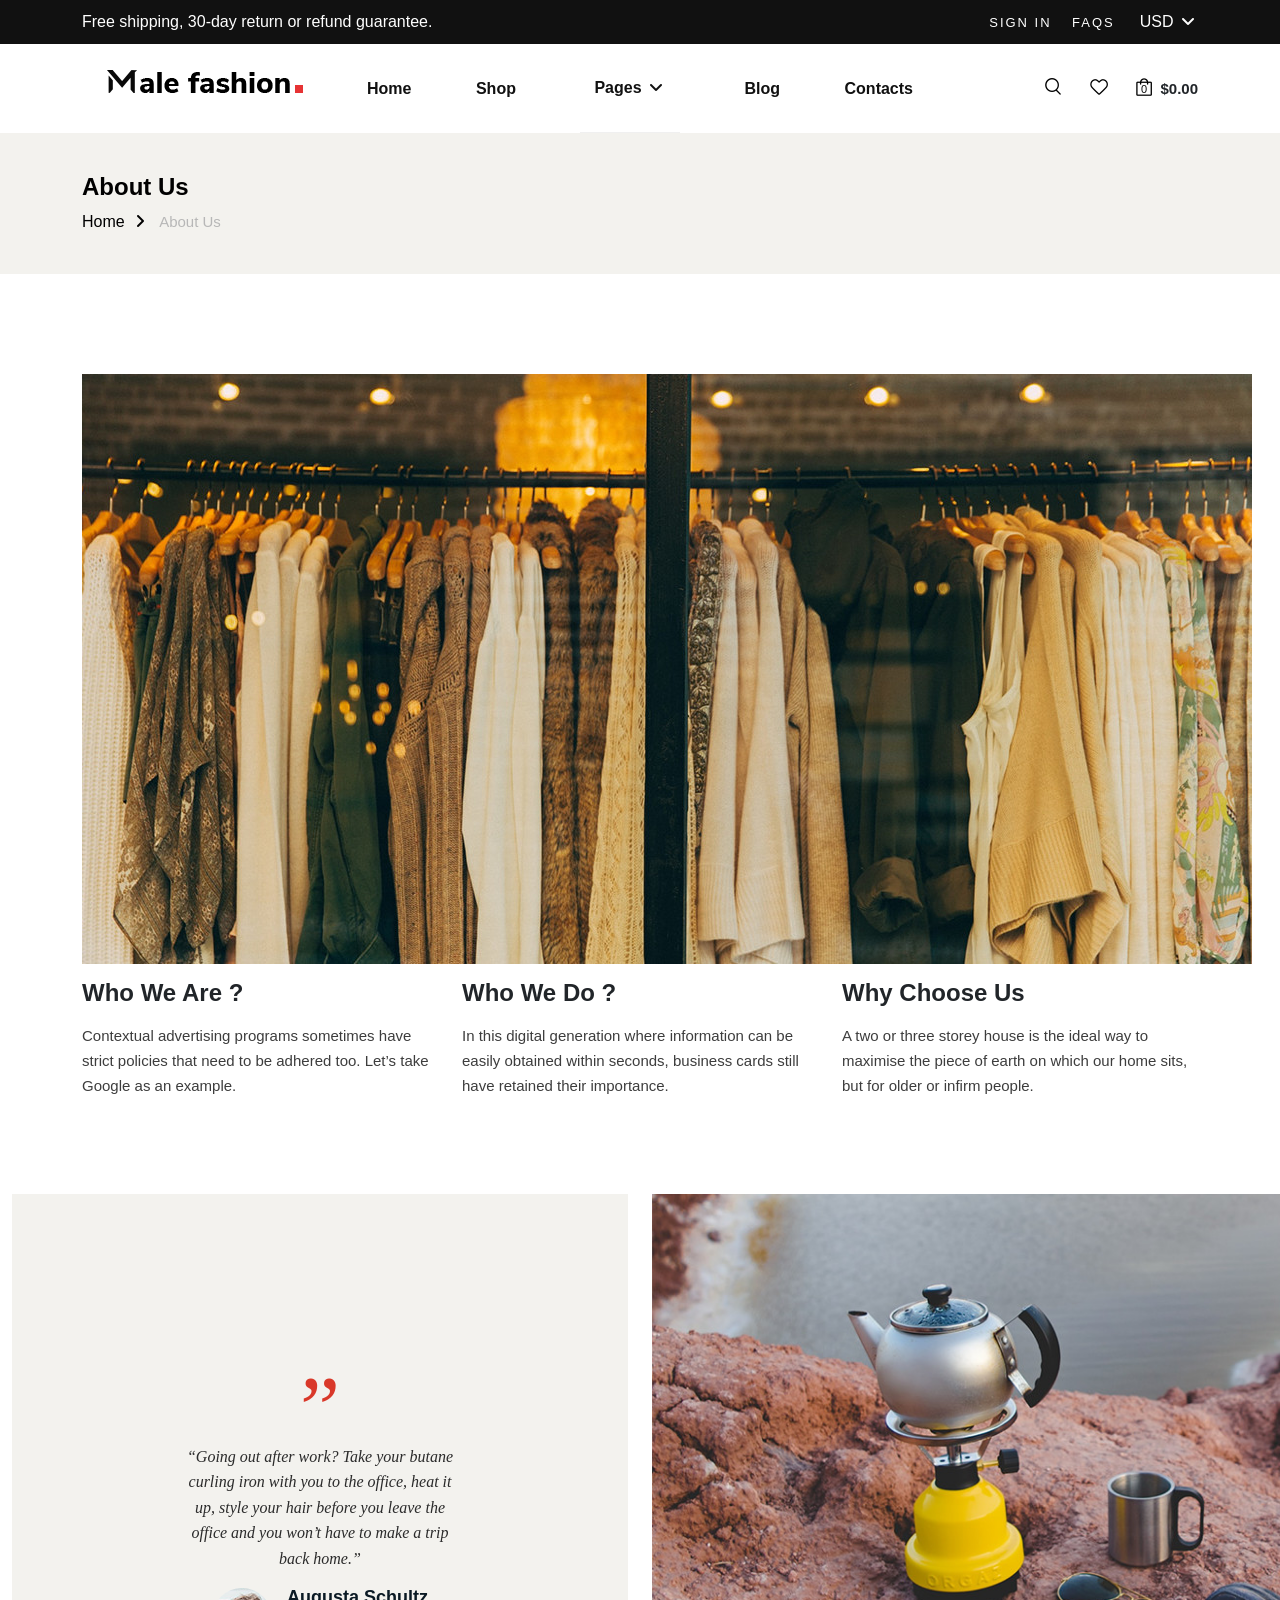
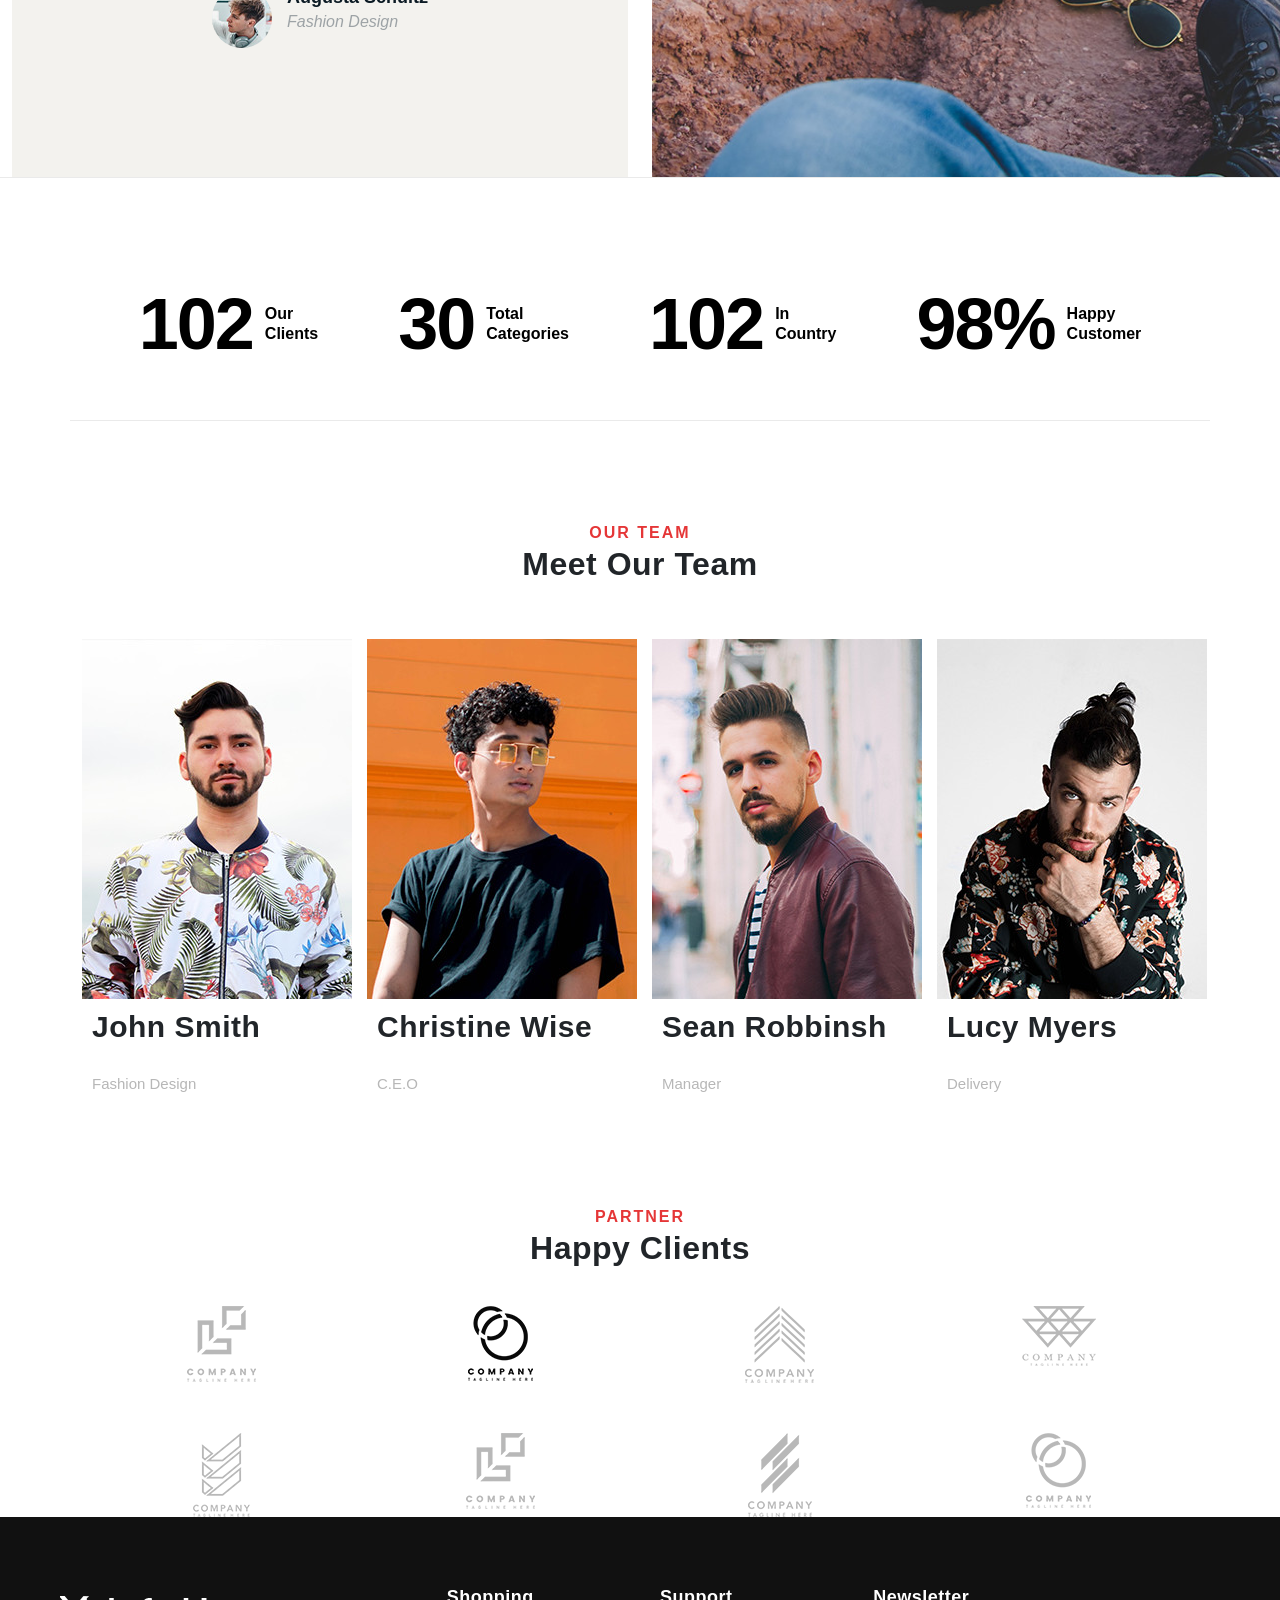
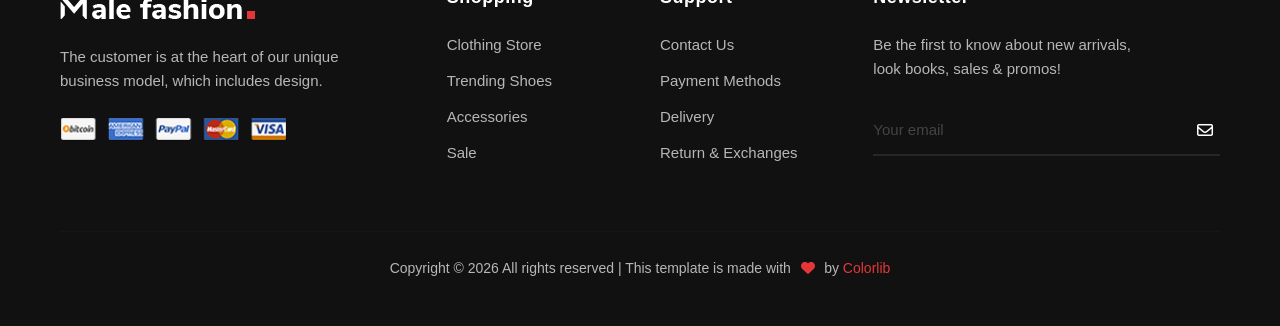
<file: RRR/RRRapp/TEMPLATES/ecoaoutus.html>
<!DOCTYPE html>
<html lang="en">

<head>
    <meta charset="UTF-8">
    <meta name="viewport" content="width=device-width, initial-scale=1.0">
    <title>About us</title>
    <link rel="stylesheet" href="ecome.css">
    <link rel="stylesheet" href="/RRR/webfonts/fa-brands-400.ttf">
    <link rel="stylesheet" href="/RRR/css/all.css">
    <link rel="stylesheet" href="/RRR/css/bootstrap.min.css">
</head>

<body>


    <section class="sec_1">
        <header class="header">
            <div class="top_header">
                <div class="container">
                    <div class="row d-flex align-items-center">
                        <div class="col-lg-6 col-md-7 d-flex align-items-center ">
                            <div class="heder_top_left ">
                                <p class="">Free shipping, 30-day return or refund guarantee.</p>
                            </div>
                        </div>
                        <div class="col-lg-6 col-md-5">
                            <div class="header_top_right d-flex justify-content-end  ">
                                <div class="header_top_link">
                                    <a href="#" class="text-decoration-none sifa mx-3">Sign in</a>
                                    <a href="#" class="text-decoration-none sifa ">FAQs</a>
                                </div>
                                    <div class="dropdown">
                                        <div class="currency-btn">
                                            USD <i class="fa-solid fa-angle-down"></i>
                                        </div>

                                        <ul class="currency-menu">
                                            <li><a href="#">USD</a></li>
                                            <li><a href="#">EUR</a></li>
                                            <li><a href="#">INR</a></li>
                                        </ul>
                                    </div>
                                </div>
                            </div>
                        </div>
                    </div>
                </div>
            </div>
            <div class="container">
                <div class="row  rosw d-flex">
                    <div class="col-lg-3  col-md-3">
                        <div class="header_logo">
                            <a href="">
                                <img src="/RRR/img/logo.png" alt="">
                            </a>
                        </div>
                    </div>
                    <div class="col-lg-6 col-md-6">
                        <nav class="header_menu">
                            <ul class="list-unstyled d-flex justify-content-between align-items-center mb-0">

                                <li class="active">
                                    <a href="index.html" class="text-decoration-none">Home</a>
                                </li>

                                <li>
                                    <a href="ecoabout.html" class="text-decoration-none">Shop</a>
                                </li>

                                <li class="menu-item">
                                    <a href="#" class="text-decoration-none">
                                        Pages <i class="fa-solid fa-angle-down"></i>
                                    </a>

                                    <ul class="submenu list-unstyled">
                                        <li><a href="ecoaoutus.html" class="text-decoration-none">About Us</a></li>
                                        <li><a href="ecoshopdetile.html" class="text-decoration-none">Shop Details</a></li>
                                        <li><a href="ecoshoppingcard.html" class="text-decoration-none">Shopping Cart</a></li>
                                        <li><a href="checkaout.html" class="text-decoration-none">Checkout</a></li>
                                        <li><a href="blogdtailes.html" class="text-decoration-none">Blog Details</a></li>
                                    </ul>
                                </li>

                                <li>
                                    <a href="blog.html" class="text-decoration-none">Blog</a>
                                </li>

                                <li>
                                    <a href="contact.html" class="text-decoration-none">Contacts</a>
                                </li>

                            </ul>
                        </nav>
                    </div>
                    <div class="col-lg-3  col-md-3">
                        <div class="header_nav_option">
                            <a href="#" class="sarch_switch"><img src="/RRR/img/search.png" alt=""></a>
                            <a href="#"><img src="/RRR/img/heart.png" alt=""></a>
                            <a href="#"><img src="/RRR/img/cart.png" alt="">
                                <span>0</span></a>
                            <div class="price">$0.00</div>
                        </div>
                    </div>
                </div>
            </div>
        </header>
    </section>

    <section class="sp_option">
        <div class="container">
            <div class="row">
                <div class="col-lg-12">
                    <div class="sp_text">
                        <h4 class="shpps">About Us</h4>
                    </div>
                    <div class="sp_link">
                        <a href="" class="text-decoration-none links">Home<span><i
                                    class="fa-solid fa-angle-right"></i></span></i></a>
                        <span class="dubspan">About Us</span>
                    </div>
                </div>
            </div>
        </div>
    </section>




    <section class="about sped">
        <div class="container">
            <div class="row">
                <div class="col-lg-12">
                    <div class="abot_pic">
                        <img src="/RRR/img/about-us.jpg" alt="">
                    </div>
                </div>
            </div>
            <div class="row d-flex">
                <div class="col-lg-4 col-md-4">
                    <div class="about_itm">
                        <h4 class="were">Who We Are ?</h4>
                        <p class="goole">Contextual advertising programs sometimes have strict policies that need to be
                            adhered too.
                            Let’s take Google as an example.</p>
                    </div>
                </div>
                <div class="col-lg-4 col-md-4">
                    <div class="about_itm">
                        <h4 class="were">Who We Do ?</h4>
                        <p class="goole">In this digital generation where information can be easily obtained within
                            seconds, business
                            cards still have retained their importance.</p>
                    </div>
                </div>
                <div class="col-lg-4 col-md-4">
                    <div class="about_itm">
                        <h4 class="were">Why Choose Us</h4>
                        <p class="goole">A two or three storey house is the ideal way to maximise the piece of earth on
                            which our home
                            sits, but for older or infirm people.</p>
                    </div>
                </div>
            </div>
        </div>
    </section>


    <section class="sped_2">
        <div class="container-fluid">
            <div class="row d-flex">
                <div class="col-lg-6">
                    <div class="testimonial">
                        <div class="testimonial-container">
                            <div class="quote-mark">”</div>

                            <p class="quote-text">
                                “Going out after work? Take your butane curling iron with you to the office, heat it up,
                                style your hair before you leave the office and you won’t have to make a trip back
                                home.”
                            </p>

                            <div class="profile-section">
                                <img src="/RRR/img/testimonial-author.jpg" alt="Augusta Schultz" class="profile-img">
                                <div class="profile-info">
                                    <h3 class="name">Augusta Schultz</h3>
                                    <p class="role">Fashion Design</p>
                                </div>
                            </div>
                        </div>
                    </div>
                </div>
                <div class="col-lg-6">
                    <div class="testong_pic">
                        <img src="/RRR/img/testimonial-pic.jpg" style="height:583px ;" alt="">
                    </div>
                </div>
            </div>
        </div>
    </section>


    <section class="counter_spend">
        <div class="container">
            <div class="row">
                <div class="stats-container">

                    <div class="stat-item">
                        <span class="stat-number">102</span>
                        <span class="stat-label">Our<br>Clients</span>
                    </div>

                    <div class="stat-item">
                        <span class="stat-number">30</span>
                        <span class="stat-label">Total<br>Categories</span>
                    </div>

                    <div class="stat-item">
                        <span class="stat-number">102</span>
                        <span class="stat-label">In<br>Country</span>
                    </div>

                    <div class="stat-item">
                        <span class="stat-number">98%</span>
                        <span class="stat-label">Happy<br>Customer</span>
                    </div>

                </div>
            </div>
        </div>
    </section>


    <section class="tean_spad">
        <div class="container">
            <div class="row">
                <div class="col-lg-12">
                    <div class="section_title">
                        <span class="text_hero ">Our Team</span>
                        <h2 class="meettame">Meet Our Team</h2>
                    </div>
                </div>
            </div>
            <div class="row d-flex mt-5">
                <div class="col-lg-3 col-md-3">
                    <img src="/RRR/img/team-1.jpg" alt="">
                    <h2 class="johan">John Smith</h2>
                    <span class="desing">Fashion Design</span>
                </div>

                <div class="col-lg-3 col-md-3">
                    <img src="/RRR/img/team-2.jpg" alt="">
                    <h2 class="johan">Christine Wise</h2>
                    <span class="desing">C.E.O</span>
                </div>

                <div class="col-lg-3 col-md-3">
                    <img src="/RRR/img/team-3.jpg" alt="">
                    <h2 class="johan">Sean Robbinsh</h2>
                    <span class="desing">Manager</span>
                </div>

                <div class="col-lg-3 col-md-3">
                    <img src="/RRR/img/team-4.jpg" alt="">
                    <h2 class="johan">Lucy Myers</h2>
                    <span class="desing">Delivery</span>
                </div>
            </div>
        </div>
    </section>


    <section class="Clients_spad">
        <div class="container">
            <div class="row">
                <div class="col-lg-12">
                    <div class="section_title">
                        <span class="text_hero ">Partner</span>
                        <h2 class="meettame">Happy Clients</h2>
                    </div>
                </div>
            </div>
            <div class="row">
                <div class="clint1 ">
                    <div class="col-lg-3 col-md-3">
                    <div class="clinet_itm">
                        <img src="/RRR/img/client-1.png" alt="">
                    </div>
                    </div>

                    <div class="col-lg-3 col-md-3">
                    <div class="clinet_itm">
                        <img src="/RRR/img/client-2.png" alt="">
                    </div>
                    </div>

                    <div class="col-lg-3 col-md-3">
                    <div class="clinet_itm">
                        <img src="/RRR/img/client-3.png" alt="">
                    </div>
                    </div>

                    <div class="col-lg-3 col-md-3">
                    <div class="clinet_itm">
                        <img src="/RRR/img/client-4.png" alt="">
                    </div>
                    </div>
                </div>


                <div class="clint2 d-flex" style="margin-top: 50px;">
                     <div class="col-lg-3 col-md-3">
                    <div class="clinet_itm">
                        <img src="/RRR/img/client-5.png" alt="">
                    </div>
                    </div>

                    <div class="col-lg-3 col-md-3">
                    <div class="clinet_itm">
                        <img src="/RRR/img/client-6.png" alt="">
                    </div>
                    </div>

                    <div class="col-lg-3 col-md-3">
                    <div class="clinet_itm">
                        <img src="/RRR/img/client-7.png" alt="">
                    </div>
                    </div>

                    <div class="col-lg-3 col-md-3">
                    <div class="clinet_itm">
                        <img src="/RRR/img/client-8.png" alt="">
                    </div>
                    </div>
                </div>
            </div>
    </section>


      <footer class="site-footer">
        <div class="footer-container">
            <div class="footer-row">

                <!-- Brand Column -->
                <div class="footer-col">
                    <div class="brand-title"><img src="/RRR/img/footer-logo.png" alt=""></div>
                    <p>The customer is at the heart of our unique business model, which includes design.</p>
                    <div class="payment-methods">
                        <!-- Standard placeholder payment graphics -->
                        <img src="/RRR/img/payment.png" alt="">
                    </div>
                </div>

                <!-- Shopping Links Column -->
                <div class="footer-col">
                    <h3>Shopping</h3>
                    <ul>
                        <li><a href="#">Clothing Store</a></li>
                        <li><a href="#">Trending Shoes</a></li>
                        <li><a href="#">Accessories</a></li>
                        <li><a href="#">Sale</a></li>
                    </ul>
                </div>

                <!-- Support Links Column -->
                <div class="footer-col">
                    <h3>Support</h3>
                    <ul>
                        <li><a href="#">Contact Us</a></li>
                        <li><a href="#">Payment Methods</a></li>
                        <li><a href="#">Delivery</a></li>
                        <li><a href="#">Return & Exchanges</a></li>
                    </ul>
                </div>

                <!-- Newsletter Column -->
                <div class="footer-col">
                    <h3>Newsletter</h3>
                    <p>Be the first to know about new arrivals, look books, sales & promos!</p>
                    <form class="newsletter-form" action="#" method="POST">
                        <input type="email" placeholder="Your email" required>
                        <button type="submit" aria-label="Subscribe">
                            <i class="fa-regular fa-envelope"></i>
                        </button>
                    </form>
                </div>

            </div>

            <hr class="footer-divider">

            <!-- Copyright Bar -->
            <div class="footer-bottom">
                <p>Copyright © 2026 All rights reserved | This template is made with <i class="fa-solid fa-heart"></i>
                    by <a href="https://colorlib.com" target="_blank" rel="noopener">Colorlib</a></p>
            </div>
        </div>
    </footer>





    <script src="/RRR/js/bootstrap.bundle.js"></script>
    <script src="https://code.jquery.com/jquery-3.7.1.min.js"></script>

  <!-- pages menu -->
    <script>
        $(document).ready(function () {

            $(".menu-item").hover(
                function () {
                    $(this).addClass("active");
                },
                function () {
                    $(this).removeClass("active");
                }
            );

        });
    </script>

<script>
$(document).ready(function () {

    $(".currency-btn").click(function (e) {
        e.stopPropagation();
        $(".currency-menu").slideToggle(300);
    });

    $(document).click(function () {
        $(".currency-menu").slideUp(300);
    });

});
</script>
</body>

</html>
</file>
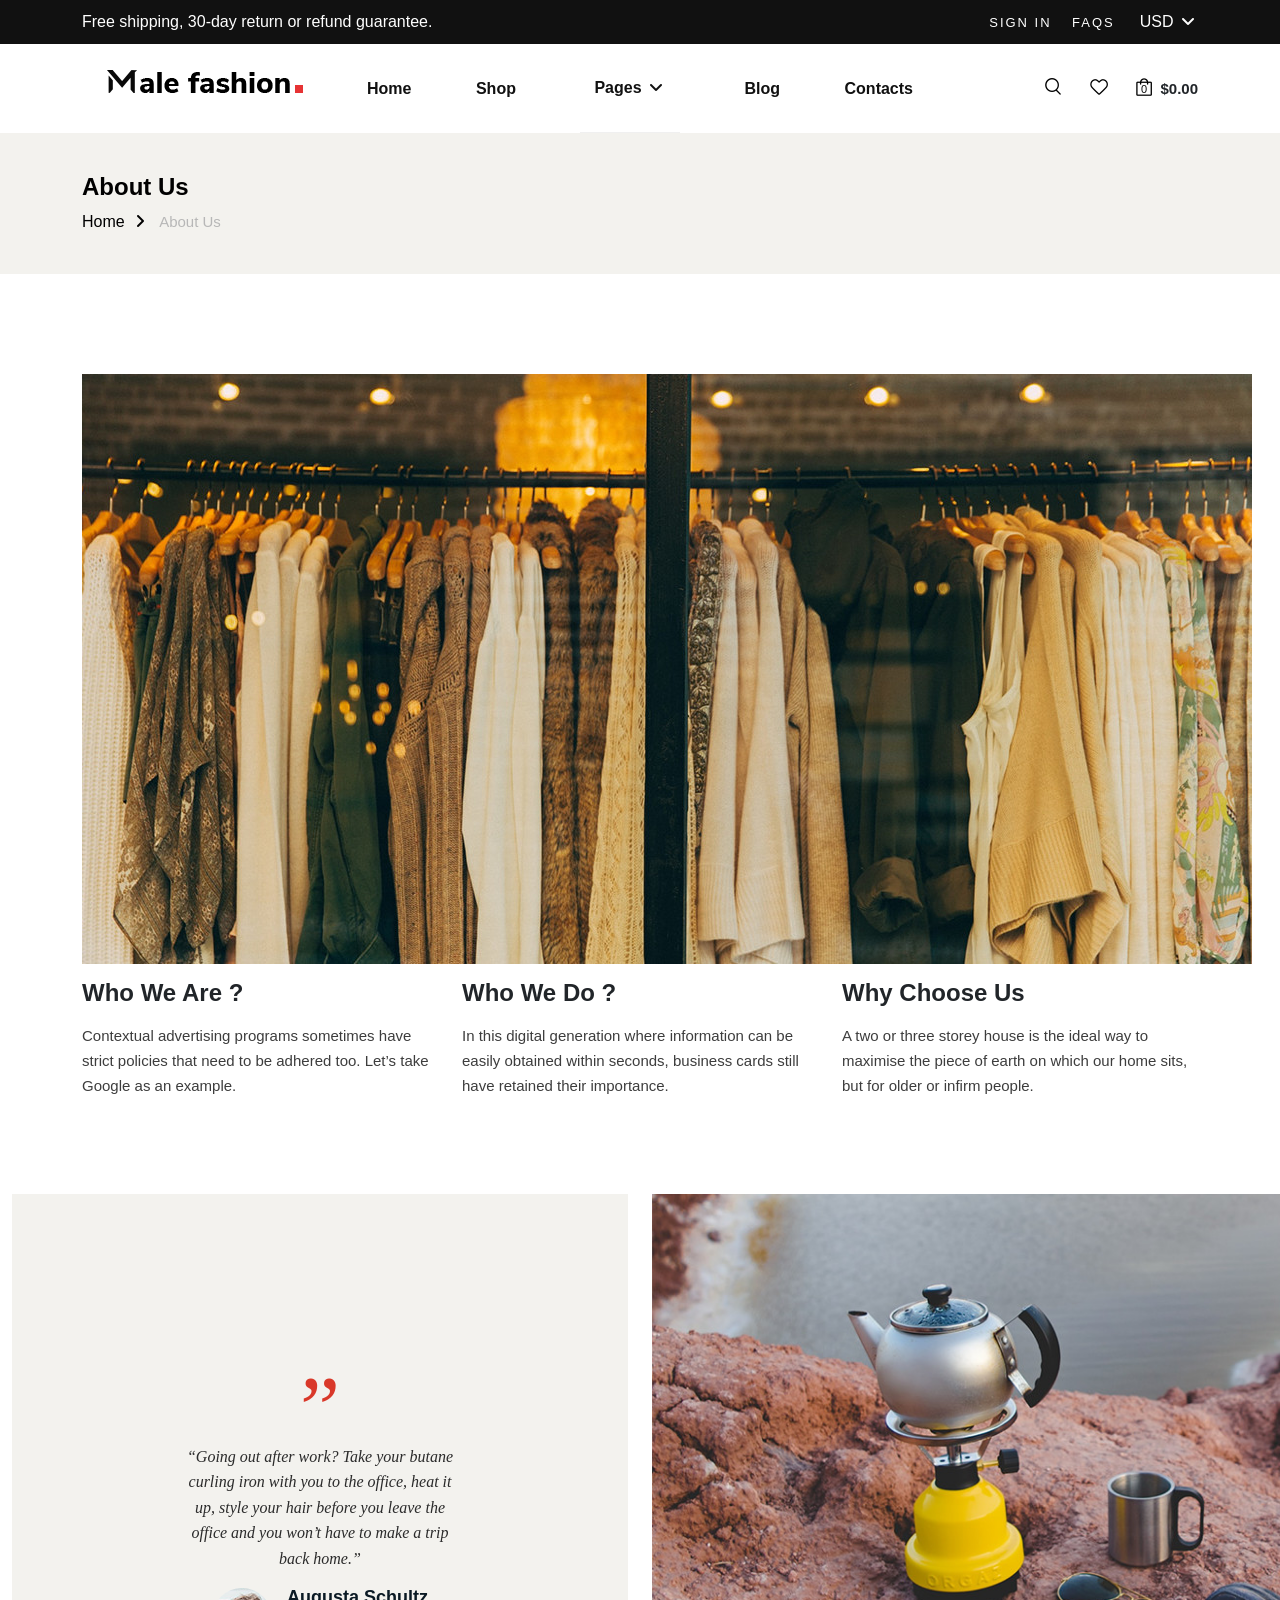
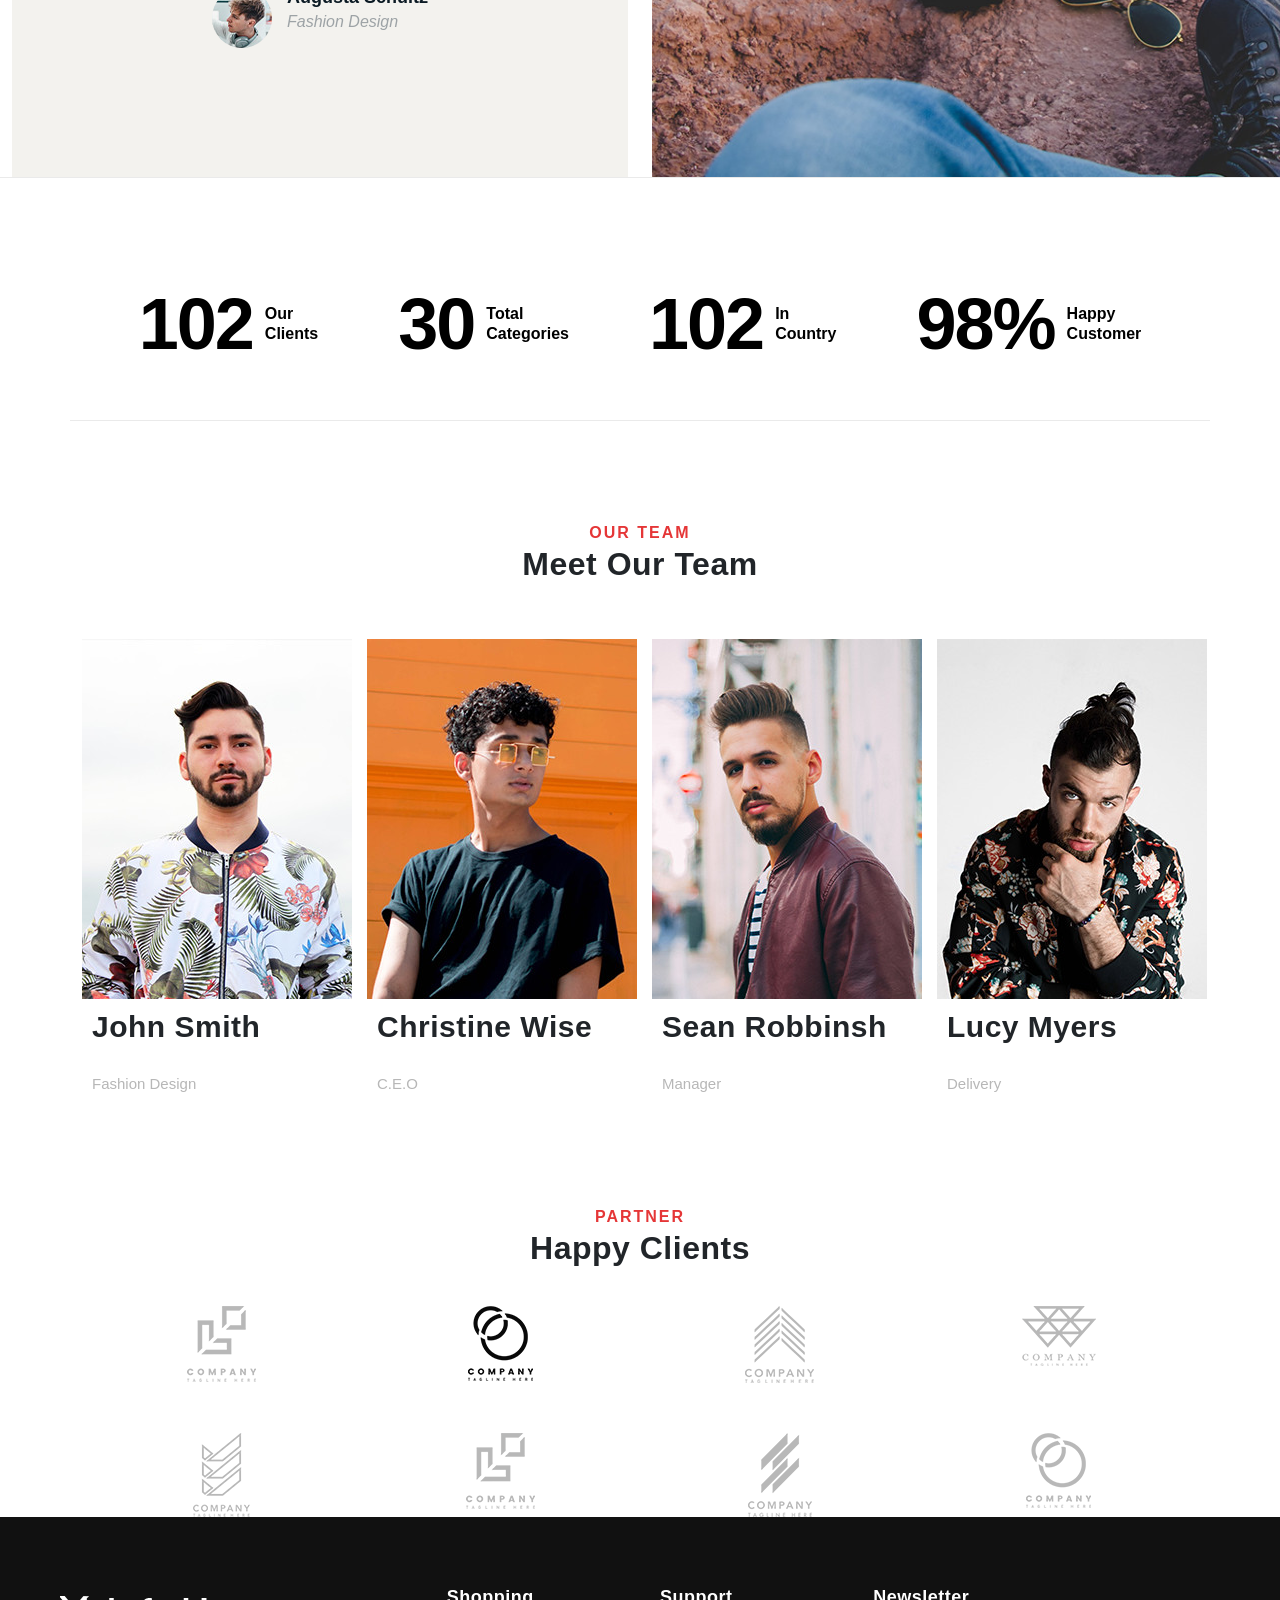
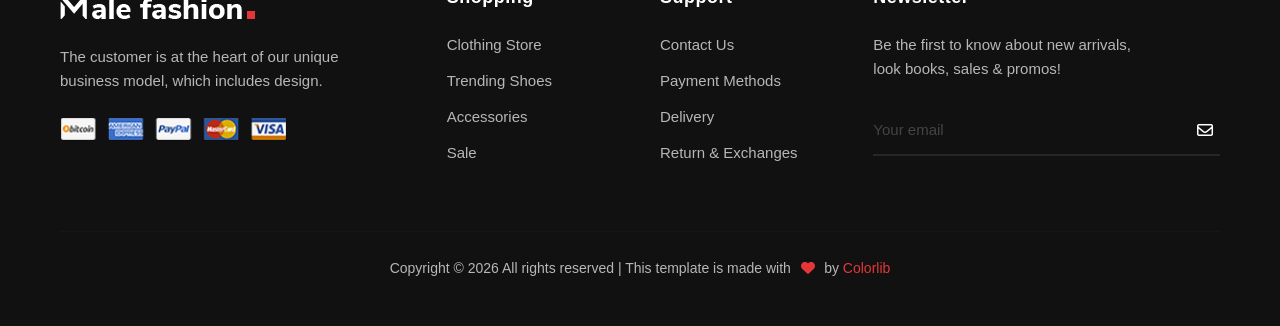
<file: RRR/RRRapp/templates/ecoaoutus.html>
<!DOCTYPE html>
<html lang="en">

<head>
    <meta charset="UTF-8">
    <meta name="viewport" content="width=device-width, initial-scale=1.0">
    <title>About us</title>
    <link rel="stylesheet" href="./ecome.css">
    <link rel="stylesheet" href="/RRR/webfonts/fa-brands-400.ttf">
    <link rel="stylesheet" href="/RRR/css/all.css">
    <link rel="stylesheet" href="/RRR/css/bootstrap.min.css">
</head>

<body>


    <section class="sec_1">
        <header class="header">
            <div class="top_header">
                <div class="container">
                    <div class="row d-flex align-items-center">
                        <div class="col-lg-6 col-md-7 d-flex align-items-center ">
                            <div class="heder_top_left ">
                                <p class="">Free shipping, 30-day return or refund guarantee.</p>
                            </div>
                        </div>
                        <div class="col-lg-6 col-md-5">
                            <div class="header_top_right d-flex justify-content-end  ">
                                <div class="header_top_link">
                                    <a href="#" class="text-decoration-none sifa mx-3">Sign in</a>
                                    <a href="#" class="text-decoration-none sifa ">FAQs</a>
                                </div>
                                    <div class="dropdown">
                                        <div class="currency-btn">
                                            USD <i class="fa-solid fa-angle-down"></i>
                                        </div>

                                        <ul class="currency-menu">
                                            <li><a href="#">USD</a></li>
                                            <li><a href="#">EUR</a></li>
                                            <li><a href="#">INR</a></li>
                                        </ul>
                                    </div>
                                </div>
                            </div>
                        </div>
                    </div>
                </div>
            </div>
            <div class="container">
                <div class="row  rosw d-flex">
                    <div class="col-lg-3  col-md-3">
                        <div class="header_logo">
                            <a href="">
                                <img src="/RRR/img/logo.png" alt="">
                            </a>
                        </div>
                    </div>
                    <div class="col-lg-6 col-md-6">
                        <nav class="header_menu">
                            <ul class="list-unstyled d-flex justify-content-between align-items-center mb-0">

                                <li class="active">
                                    <a href="index.html" class="text-decoration-none">Home</a>
                                </li>

                                <li>
                                    <a href="ecoabout.html" class="text-decoration-none">Shop</a>
                                </li>

                                <li class="menu-item">
                                    <a href="#" class="text-decoration-none">
                                        Pages <i class="fa-solid fa-angle-down"></i>
                                    </a>

                                    <ul class="submenu list-unstyled">
                                        <li><a href="ecoaoutus.html" class="text-decoration-none">About Us</a></li>
                                        <li><a href="ecoshopdetile.html" class="text-decoration-none">Shop Details</a></li>
                                        <li><a href="ecoshoppingcard.html" class="text-decoration-none">Shopping Cart</a></li>
                                        <li><a href="checkaout.html" class="text-decoration-none">Checkout</a></li>
                                        <li><a href="blogdtailes.html" class="text-decoration-none">Blog Details</a></li>
                                    </ul>
                                </li>

                                <li>
                                    <a href="blog.html" class="text-decoration-none">Blog</a>
                                </li>

                                <li>
                                    <a href="contact.html" class="text-decoration-none">Contacts</a>
                                </li>

                            </ul>
                        </nav>
                    </div>
                    <div class="col-lg-3  col-md-3">
                        <div class="header_nav_option">
                            <a href="#" class="sarch_switch"><img src="/RRR/img/search.png" alt=""></a>
                            <a href="#"><img src="/RRR/img/heart.png" alt=""></a>
                            <a href="#"><img src="/RRR/img/cart.png" alt="">
                                <span>0</span></a>
                            <div class="price">$0.00</div>
                        </div>
                    </div>
                </div>
            </div>
        </header>
    </section>

    <section class="sp_option">
        <div class="container">
            <div class="row">
                <div class="col-lg-12">
                    <div class="sp_text">
                        <h4 class="shpps">About Us</h4>
                    </div>
                    <div class="sp_link">
                        <a href="" class="text-decoration-none links">Home<span><i
                                    class="fa-solid fa-angle-right"></i></span></i></a>
                        <span class="dubspan">About Us</span>
                    </div>
                </div>
            </div>
        </div>
    </section>




    <section class="about sped">
        <div class="container">
            <div class="row">
                <div class="col-lg-12">
                    <div class="abot_pic">
                        <img src="/RRR/img/about-us.jpg" alt="">
                    </div>
                </div>
            </div>
            <div class="row d-flex">
                <div class="col-lg-4 col-md-4">
                    <div class="about_itm">
                        <h4 class="were">Who We Are ?</h4>
                        <p class="goole">Contextual advertising programs sometimes have strict policies that need to be
                            adhered too.
                            Let’s take Google as an example.</p>
                    </div>
                </div>
                <div class="col-lg-4 col-md-4">
                    <div class="about_itm">
                        <h4 class="were">Who We Do ?</h4>
                        <p class="goole">In this digital generation where information can be easily obtained within
                            seconds, business
                            cards still have retained their importance.</p>
                    </div>
                </div>
                <div class="col-lg-4 col-md-4">
                    <div class="about_itm">
                        <h4 class="were">Why Choose Us</h4>
                        <p class="goole">A two or three storey house is the ideal way to maximise the piece of earth on
                            which our home
                            sits, but for older or infirm people.</p>
                    </div>
                </div>
            </div>
        </div>
    </section>


    <section class="sped_2">
        <div class="container-fluid">
            <div class="row d-flex">
                <div class="col-lg-6">
                    <div class="testimonial">
                        <div class="testimonial-container">
                            <div class="quote-mark">”</div>

                            <p class="quote-text">
                                “Going out after work? Take your butane curling iron with you to the office, heat it up,
                                style your hair before you leave the office and you won’t have to make a trip back
                                home.”
                            </p>

                            <div class="profile-section">
                                <img src="/RRR/img/testimonial-author.jpg" alt="Augusta Schultz" class="profile-img">
                                <div class="profile-info">
                                    <h3 class="name">Augusta Schultz</h3>
                                    <p class="role">Fashion Design</p>
                                </div>
                            </div>
                        </div>
                    </div>
                </div>
                <div class="col-lg-6">
                    <div class="testong_pic">
                        <img src="/RRR/img/testimonial-pic.jpg" style="height:583px ;" alt="">
                    </div>
                </div>
            </div>
        </div>
    </section>


    <section class="counter_spend">
        <div class="container">
            <div class="row">
                <div class="stats-container">

                    <div class="stat-item">
                        <span class="stat-number">102</span>
                        <span class="stat-label">Our<br>Clients</span>
                    </div>

                    <div class="stat-item">
                        <span class="stat-number">30</span>
                        <span class="stat-label">Total<br>Categories</span>
                    </div>

                    <div class="stat-item">
                        <span class="stat-number">102</span>
                        <span class="stat-label">In<br>Country</span>
                    </div>

                    <div class="stat-item">
                        <span class="stat-number">98%</span>
                        <span class="stat-label">Happy<br>Customer</span>
                    </div>

                </div>
            </div>
        </div>
    </section>


    <section class="tean_spad">
        <div class="container">
            <div class="row">
                <div class="col-lg-12">
                    <div class="section_title">
                        <span class="text_hero ">Our Team</span>
                        <h2 class="meettame">Meet Our Team</h2>
                    </div>
                </div>
            </div>
            <div class="row d-flex mt-5">
                <div class="col-lg-3 col-md-3">
                    <img src="/RRR/img/team-1.jpg" alt="">
                    <h2 class="johan">John Smith</h2>
                    <span class="desing">Fashion Design</span>
                </div>

                <div class="col-lg-3 col-md-3">
                    <img src="/RRR/img/team-2.jpg" alt="">
                    <h2 class="johan">Christine Wise</h2>
                    <span class="desing">C.E.O</span>
                </div>

                <div class="col-lg-3 col-md-3">
                    <img src="/RRR/img/team-3.jpg" alt="">
                    <h2 class="johan">Sean Robbinsh</h2>
                    <span class="desing">Manager</span>
                </div>

                <div class="col-lg-3 col-md-3">
                    <img src="/RRR/img/team-4.jpg" alt="">
                    <h2 class="johan">Lucy Myers</h2>
                    <span class="desing">Delivery</span>
                </div>
            </div>
        </div>
    </section>


    <section class="Clients_spad">
        <div class="container">
            <div class="row">
                <div class="col-lg-12">
                    <div class="section_title">
                        <span class="text_hero ">Partner</span>
                        <h2 class="meettame">Happy Clients</h2>
                    </div>
                </div>
            </div>
            <div class="row">
                <div class="clint1 ">
                    <div class="col-lg-3 col-md-3">
                    <div class="clinet_itm">
                        <img src="/RRR/img/client-1.png" alt="">
                    </div>
                    </div>

                    <div class="col-lg-3 col-md-3">
                    <div class="clinet_itm">
                        <img src="/RRR/img/client-2.png" alt="">
                    </div>
                    </div>

                    <div class="col-lg-3 col-md-3">
                    <div class="clinet_itm">
                        <img src="/RRR/img/client-3.png" alt="">
                    </div>
                    </div>

                    <div class="col-lg-3 col-md-3">
                    <div class="clinet_itm">
                        <img src="/RRR/img/client-4.png" alt="">
                    </div>
                    </div>
                </div>


                <div class="clint2 d-flex" style="margin-top: 50px;">
                     <div class="col-lg-3 col-md-3">
                    <div class="clinet_itm">
                        <img src="/RRR/img/client-5.png" alt="">
                    </div>
                    </div>

                    <div class="col-lg-3 col-md-3">
                    <div class="clinet_itm">
                        <img src="/RRR/img/client-6.png" alt="">
                    </div>
                    </div>

                    <div class="col-lg-3 col-md-3">
                    <div class="clinet_itm">
                        <img src="/RRR/img/client-7.png" alt="">
                    </div>
                    </div>

                    <div class="col-lg-3 col-md-3">
                    <div class="clinet_itm">
                        <img src="/RRR/img/client-8.png" alt="">
                    </div>
                    </div>
                </div>
            </div>
    </section>


      <footer class="site-footer">
        <div class="footer-container">
            <div class="footer-row">

                <!-- Brand Column -->
                <div class="footer-col">
                    <div class="brand-title"><img src="/RRR/img/footer-logo.png" alt=""></div>
                    <p>The customer is at the heart of our unique business model, which includes design.</p>
                    <div class="payment-methods">
                        <!-- Standard placeholder payment graphics -->
                        <img src="/RRR/img/payment.png" alt="">
                    </div>
                </div>

                <!-- Shopping Links Column -->
                <div class="footer-col">
                    <h3>Shopping</h3>
                    <ul>
                        <li><a href="#">Clothing Store</a></li>
                        <li><a href="#">Trending Shoes</a></li>
                        <li><a href="#">Accessories</a></li>
                        <li><a href="#">Sale</a></li>
                    </ul>
                </div>

                <!-- Support Links Column -->
                <div class="footer-col">
                    <h3>Support</h3>
                    <ul>
                        <li><a href="#">Contact Us</a></li>
                        <li><a href="#">Payment Methods</a></li>
                        <li><a href="#">Delivery</a></li>
                        <li><a href="#">Return & Exchanges</a></li>
                    </ul>
                </div>

                <!-- Newsletter Column -->
                <div class="footer-col">
                    <h3>Newsletter</h3>
                    <p>Be the first to know about new arrivals, look books, sales & promos!</p>
                    <form class="newsletter-form" action="#" method="POST">
                        <input type="email" placeholder="Your email" required>
                        <button type="submit" aria-label="Subscribe">
                            <i class="fa-regular fa-envelope"></i>
                        </button>
                    </form>
                </div>

            </div>

            <hr class="footer-divider">

            <!-- Copyright Bar -->
            <div class="footer-bottom">
                <p>Copyright © 2026 All rights reserved | This template is made with <i class="fa-solid fa-heart"></i>
                    by <a href="https://colorlib.com" target="_blank" rel="noopener">Colorlib</a></p>
            </div>
        </div>
    </footer>





    <script src="/RRR/js/bootstrap.bundle.js"></script>
    <script src="https://code.jquery.com/jquery-3.7.1.min.js"></script>

  <!-- pages menu -->
    <script>
        $(document).ready(function () {

            $(".menu-item").hover(
                function () {
                    $(this).addClass("active");
                },
                function () {
                    $(this).removeClass("active");
                }
            );

        });
    </script>

<script>
$(document).ready(function () {

    $(".currency-btn").click(function (e) {
        e.stopPropagation();
        $(".currency-menu").slideToggle(300);
    });

    $(document).click(function () {
        $(".currency-menu").slideUp(300);
    });

});
</script>
</body>

</html>
</file>
<file: RRR/RRRapp/TEMPLATES/ecome.css>
* {
    margin: 0;
    padding: 0;
    box-sizing: border-box;
    font-family: 'Gill Sans', 'Gill Sans MT', Calibri, 'Trebuchet MS', sans-serif;
    -webkit-font-smoothing: antialiased;
}

.heder {
    background: #ffffff;
;
}

.top_header {
    background: #111111;;
    padding: 20px 0;
}

.dropdown {
    position: relative;
   
}

.currency-btn {
    color: #fff;
    font-size: 16px;
    cursor: pointer;
    transition: 0.3s;
}

.currency-btn:hover {
    color: #ca1515;
}

.footer-col ul li a:hover{
    padding-left: 8px;
    transition: 0.5s;
}

.currency-menu {
    position: absolute;
    top: 40px;
    right: 0;
    width: 120px;
    background: #111;
    border-top: 3px solid #ca1515;
    border-radius: 8px;
    padding: 10px 0;
    list-style: none;
    display: none;
    box-shadow: 0 10px 25px rgba(0,0,0,0.2);
    z-index: 999;
}

.currency-menu li a {
    display: block;
    padding: 10px 20px;
    color: #fff;
    text-decoration: none;
    transition: 0.3s;
}

.currency-menu li a:hover {
    background: #ca1515;
    padding-left: 30px;
}
.top_header{
    background: #111;
    padding: 10px 0;
}

.header_top_right .dropdown-menu{
    display: block;
    opacity: 0;
    visibility: hidden;
    transform: translateY(15px);
    transition: all 0.4s ease;
    margin-top: 15px;
    border: none;
    border-radius: 8px;
    background: #222;
    min-width: 100px;
}

/* Dropdown Open Animation */
.header_top_right .dropdown.show .dropdown-menu{
    opacity: 1;
    visibility: visible;
    transform: translateY(0);
}

.dropdown-item{
    padding: 10px 15px;
    transition: 0.3s;
}

.dropdown-item:hover{
    background: #ca1515;
    color: #fff;
}

.dropdown-toggle{
    cursor: pointer;
    transition: 0.3s;
}

.dropdown-toggle:hover{
    color: #ca1515 !important;
}
/* heder menu keyfm */
@keyframes zoomIn {
    from {
        opacity: 0;
        transform: translateY(15px) scale(0.95);
    }
    to {
        opacity: 1;
        transform: translateY(0) scale(1);
    }
}

.header_top_right .dropdown.show .dropdown-menu{
    animation: zoomIn 0.4s ease;
}

.heder_top_left{
    color: white;
}
.heder_top_left p{
    margin: 0;
}

.row {
    display: -ms-flexbox;
    display: flex;
    -ms-flex-wrap: wrap;
    flex-wrap: wrap;
    margin-right: -15px;
    margin-left: -15px;
}

.freep {
    margin: 0%;
    color: white;
    padding: 7px;
}

.header_top_right {
    text-align: center;
}

.header_top_link {
    display: inline-block;
    margin-right: 25px;
}

.sifa {
    color: #ffffff;
    font-size: 13px;
    text-transform: uppercase;
    letter-spacing: 2px;
    display: inline-block;
    cursor: pointer;
}
.sifa:hover{
   color: #ca1515;
    transition: cubic-bezier(0.215, 0.610, 0.355, 1);
}

.heder_top_hover span {
    color: #ffffff;
    font-size: 13px;
    text-transform: uppercase;
    letter-spacing: 2px;
    display: inline-block;
    cursor: pointer;
}

.heder_top_hover span i {
    font-size: 20px;
    position: relative;
    top: 3px;
    right: 2px;
}

.heder_top_hover ul {
    background: #ffffff;
    display: inline-block;
    padding: 2px 0;
    position: absolute;
    left: 0;
    top: 44px;
    opacity: 0;
    visibility: hidden;
    z-index: 3;
    -webkit-box-shadow: 0 10px 20px rgba(0, 0, 0, 0.1);
    box-shadow: 0 10px 20px rgba(0, 0, 0, 0.1);
    -webkit-transition: all, 0.3s;
    -o-transition: all, 0.3s;
    transition: all, 0.3s;
}

.header_logo {
    padding: 25px;
}

.header_menu {
    text-align: center;

}


.header_menu ul li a {
    font-size: 18px;
    color: #111111;
    display: block;
    position: relative;
    padding: 3px 0;
}

.row {
    flex-wrap: wrap;
}

.header_menu ul li a:after {
    position: absolute;
    left: 0;
    bottom: 0;
    width: 100%;
    height: 2px;
    background: #e53637;
    content: "";
    -webkit-transition: all, 0.5s;
    -o-transition: all, 0.5s;
    transition: all, 0.5s;
    -webkit-transform: scale(0);
    -ms-transform: scale(0);
    transform: scale(0);
}

.header_nav_option {
    padding: 30px 0;
    text-align: right;
}

/* pages menu */

.header_menu ul li {
    position: relative;
}

.header_menu ul li a {
    color: #111;
    font-size: 16px;
    font-weight: 600;
    display: block;
    padding: 20px 0;
    transition: 0.3s;
}

.header_menu ul li a:hover {
    color: #e53637;
}

/* Dropdown */

.submenu {
    position: absolute;
    top: 120%;
    left: 0;
    width: 220px;
    background: #111;
    border-radius: 5px;
    padding: 10px 0;

    opacity: 0;
    visibility: hidden;
    transform: translateY(20px);

    transition: all 0.4s ease;
    z-index: 999;
}

.submenu li {
    width: 100%;
}

.submenu li a {
    color: #fff !important;
    padding: 12px 20px !important;

    display: block;
    transition: 0.3s;
}

.submenu li a:hover {
    background: #cc0303;
    padding-left: 28px !important;
}

.menu-item.active .submenu {
    opacity: 1;
    visibility: visible;
    transform: translateY(0);
}

.header_nav_option a {
    display: inline-block;
    margin-right: 24px;
    position: relative;
}

.header_nav_option a span {
    color: #0d0d0d;
    font-size: 11px;
    position: absolute;
    left: 5px;
    top: 7px;
}

.header_nav_option .price {
    font-size: 15px;
    font-weight: 700;
    display: inline-block;
    margin-left: -20px;
    position: relative;
    top: 3px;
}

.hero_slider {
    width: 100%;
    z-index: 1;
}

.stage_uter {
    position: relative;
    overflow: hidden;

}

.hero_slider {
    background-image: url("/RRR/img/hero-1.jpg");
    width: 100%;
    height: 100vh;
    display: flex;
    align-items: center;
    background-position: center;
    background-repeat: no-repeat;
    background-size: cover;
}

.text_hero {
    color: #e53637;
    font: 14px;
    font-weight: 700;
    text-transform: uppercase;
    letter-spacing: 2px;
    margin-bottom: 28px;
    position: relative;

}

.fall {
    color: black;
    font-weight: 700;
    font-size: 48px;
    font-family: 'Gill Sans', 'Gill Sans MT', Calibri, 'Trebuchet MS', sans-serif;
}

.label {
    color: #3d3d3d;
    font-size: 16px;
    line-height: 28px;
}

.primary-btn {
    text-decoration: none;
    background-color: #000000;
    text-align: center;
    color: white;
    font-weight: 600;
    height: 40px;
    width: 180px;
    margin-top: 30px;
    cursor: pointer;
}

.icon {
    color: #3d3d3d;
    cursor: pointer;
    font-size: 16px;
}

.bener {
    margin-top: 50px;
    margin-bottom: 50px;
}

.bener_pic {
    float: right;
    padding: 10px;
}

.col_div {
    margin-left: 30%;
    padding: 10px;
}

.bener_text {
    max-width: 300px;
    position: absolute;
    left: -3;
    top: 165%;
    cursor: pointer;
}

.clothing {
    font-weight: 700;
    margin-bottom: 0px;
    font-family: 'Gill Sans', 'Gill Sans MT', Calibri, 'Trebuchet MS', sans-serif;
}


.nowshop {
    text-decoration: none;

}

.bener_text a {
    display: inline-block;
    color: rgb(17, 17, 17);
    font-family: 'Gill Sans', 'Gill Sans MT', Calibri, 'Trebuchet MS', sans-serif;
    font-size: 13px;
    font-weight: 700;
    letter-spacing: 4px;
    text-transform: uppercase;
    position: relative;
    padding: 3px;
}

.bener_text a::after {
    position: absolute;
    left: 0px;
    height: 2px;
    content: "";
    background: rgb(17, 17, 17);
    bottom: 0px;
    width: 100%;
    transition: all 0.3s ease;
}

.bener_text:hover a::after {
    width: 50%;
    background-color: #d9383a;
}

.baner_middel {
    margin-top: -75px;
}

.aeccesri {
    font-weight: 700;
    line-height: 45px;
    margin-bottom: 0px;
    margin-top: 10px;
}

.shoshope {
    text-decoration: none;

}

.baners_text a {
    display: inline-block;
    color: rgb(17, 17, 17);
    font-family: 'Gill Sans', 'Gill Sans MT', Calibri, 'Trebuchet MS', sans-serif;
    font-size: 13px;
    font-weight: 700;
    letter-spacing: 4px;
    text-transform: uppercase;
    position: relative;
    padding: 3px;
}

.baners_text a::after {
    position: absolute;
    left: 0px;
    height: 2px;
    content: "";
    background: rgb(17, 17, 17);
    bottom: 0px;
    width: 100%;
    transition: all 0.3s ease;
}

.dropdown {
    cursor: pointer;
}

.baners_text:hover a::after {
    width: 50%;
    background-color: #d9383a;
}

.baner_pick {
    float: right;
    margin-top: 15%;
}

.baner_last_txt {
    max-width: 300px;
    position: absolute;
    left: 2;
    top: 260%;
}

.baner_last_txt a {
    display: inline-block;
    color: rgb(17, 17, 17);
    font-family: 'Gill Sans', 'Gill Sans MT', Calibri, 'Trebuchet MS', sans-serif;
    font-size: 13px;
    font-weight: 700;
    letter-spacing: 4px;
    text-transform: uppercase;
    position: relative;
    padding: 3px;
}

.baner_last_txt a::after {
    position: absolute;
    left: 0px;
    height: 2px;
    content: "";
    background: rgb(17, 17, 17);
    bottom: 0px;
    width: 100%;
    transition: all 0.3s ease;
}

.baner_last_txt:hover a::after {
    width: 50%;
    background-color: #d9383a;
}

.shoes {
    font-weight: 700;
    margin-bottom: 0px;
}


.sec3 {
    padding-top: 25px;
    padding-bottom: 25px;
}


.newpro {
    font-size: 25px;
    text-decoration: none;
    font-weight: 700;
    color: rgb(196, 196, 196);
    font-family: 'Gill Sans', 'Gill Sans MT', Calibri, 'Trebuchet MS', sans-serif
}

.newpro:hover {
    color: #252525;
}


.product_itm {
    overflow: hidden;
    position: relative;

}

.product_pic {
    height: 260px;
    position: relative;
    background-position: center center;
}

.newlabale {
    color: #111111;
    font-size: 11px;
    font-weight: 700;
    letter-spacing: 4px;
    background: #ffffff;
    padding: 0px 19px;
    padding-top: 2px;
    top: 10px;
    margin-top: 10px;
    text-align: center;
    font-weight: 600;
    font-size: 12px;
}

.set_bg {
    background-repeat: no-repeat;
    background-size: cover;
}

.product_hover {
    position: absolute;
    right: -200px;
    top: 20px;
    transition: all 0.3s;
}

.product_pic.product_hover li {
    position: relative;

}

.product_pic.product_hover li img {
    background: #ffffff;
    padding: 10px;
    display: inline-block;
}

.product_text {
    position: relative;
    font-family: 'Gill Sans', 'Gill Sans MT', Calibri, 'Trebuchet MS', sans-serif
}

.product_text h6 {
    color: #111111;
    font-size: 15px;
    margin-top: 15px;
    font-weight: 600;
    margin-bottom: 5px;
    transition: all 0.3s;
}

.add_card {
    position: absolute;
    color: #e53637;
    font-weight: 700;
    font-size: 15px;
    left: 0;
    top: 0;
    opacity: 0;
    visibility: hidden;
}

.reting i {
    font-size: 14px;
    color: #b7b7b7;
    margin-right: -5px;
}

.dolor {
    margin-top: 10px;
    font-weight: 600;
}

.product_selecion {
    position: absolute;
    right: 0;
    bottom: 0;
    opacity: 0;
}

.product_selecion label {
    display: inline-block;
    height: 12px;
    width: 12px;
    background: #5e64d1;
    border-radius: 50%;
    margin-bottom: 0;
    margin-right: 5px;
    position: relative;
    cursor: pointer;
}

.product_selecion label input {
    position: absolute;
    visibility: hidden;
}

.product_selecion label::after {
    position: absolute;
    left: -3px;
    top: -3px;
    height: 18px;
    width: 18px;
    border: 1px solid #b9b9bb;
    border-radius: 50%;
    opacity: 0;
}









.card_img {
    background-image: url("/RRR/img/product-1.jpg");
    background-position: center;
    background-repeat: no-repeat;
    background-size: cover;
    height: 262px;
    width: 260px;
    border-radius: 0%;
}

.card_img_2 {
    background-image: url("/RRR/img/product-2.jpg");
    background-position: center;
    background-repeat: no-repeat;
    background-size: cover;
    height: 262px;
    width: 260px;
    border-radius: 0%;
}

.card_img_3 {
    background-image: url("/RRR/img/product-3.jpg");
    background-position: center;
    background-repeat: no-repeat;
    background-size: cover;
    height: 262px;
    width: 260px;
    border-radius: 0%;
}

.card_img_4 {
    background-image: url("/RRR/img/product-4.jpg");
    background-position: center;
    background-repeat: no-repeat;
    background-size: cover;
    height: 262px;
    width: 260px;
    border-radius: 0%;
}


.newlabales {
    color: #ffffff;
    font-size: 11px;
    font-weight: 700;
    letter-spacing: 4px;
    background: #000000;
    padding: 0px 19px;
    padding-top: 2px;
    top: 10px;
    margin-top: 10px;
    text-align: center;
    font-weight: 600;
    font-size: 12px;
}

.card_img_5 {
    background-image: url("/RRR/img/product-5.jpg");
    background-position: center;
    background-repeat: no-repeat;
    background-size: cover;
    height: 262px;
    width: 260px;
    border-radius: 0%;
}

.card_img_6 {
    background-image: url("/RRR/img/product-6.jpg");
    background-position: center;
    background-repeat: no-repeat;
    background-size: cover;
    height: 262px;
    width: 260px;
    border-radius: 0%;
}

.card_img_7 {
    background-image: url("/RRR/img/product-7.jpg");
    background-position: center;
    background-repeat: no-repeat;
    background-size: cover;
    height: 262px;
    width: 260px;
    border-radius: 0%;
}

.card_img_8 {
    background-image: url("/RRR/img/product-8.jpg");
    background-position: center;
    background-repeat: no-repeat;
    background-size: cover;
    height: 262px;
    width: 260px;
    border-radius: 0%;
}

.categories {
    background: #f3f2ee;
    overflow: hidden;
    margin-top: 50px;
    padding-top: 150px;
    padding-bottom: 125px;
}

.cetegories_text {
    padding-top: 40px;
    position: relative;
    z-index: 1;
}

.cetegories_text::before {
    position: relative;
    left: -445px;
    top: 0%;
    height: 300px;
    width: 600px;
    background: #ffffff;
    z-index: 1;
    content: "";
}

.imgs {
    background-image: url("/RRR/img/product-sale.png");
    height: 300px;
    width: auto;
    position: relative;
        background-position: center;
    background-repeat: no-repeat;
}

.sele {
    width: 100px;
    height: 100px;
    border-radius: 50%;
    background: black;
    position: absolute;
    right: 5px;
    box-shadow: #3d3d3d;
}

.saless {
    text-align: center;
    position: relative;
    right: -23px;
    top: 20px;
}

.money {

    position: relative;
    right: -15px;
    top: 22px;
}



/* card animiton */
/* Product Card */
.cards {
    position: relative;
    overflow: hidden;
    width: 250px;
    border-radius: 5px;
    transition: all 0.4s ease-in-out;
    cursor: pointer;
}

.cards:hover {
    transform: translateY(-10px);
    box-shadow: 0 15px 35px rgba(0, 0, 0, 0.15);
}

/* Image Container */
.card_img_5,
.card_img_6,
.card_img_7,
.card_img_8 {

    background-size: cover;
    background-position: center;
    transition: transform 0.6s ease;
}

/* Image Zoom */
.cards:hover .card_img_5,
.cards:hover .card_img_6,
.cards:hover .card_img_7,
.cards:hover .card_img_8 {
    transform: scale(1.08);
}

/* Product Icons */
.product_hover {
    position: absolute;
    top: 20px;
    right: -60px;
    z-index: 10;
    transition: all 0.5s ease;
}

.cards:hover .product_hover {
    right: 15px;
}

.product_hover li {
    margin-bottom: 10px;
}

.product_hover li a {
    width: 42px;
    height: 42px;
    background: #fff;
    border-radius: 50%;
    display: flex;
    align-items: center;
    justify-content: center;
    transition: all .3s ease;
    box-shadow: 0 5px 15px rgba(0, 0, 0, .1);
}

.product_hover li a:hover {
    background: #e53637;
    transform: scale(1.15);
}

.product_hover li a img {
    width: 18px;
}

/* Product Text */
.product_text {
    text-align: center;
    padding: 15px 0;
}

.product_text h6 {
    transition: .3s;
}

.cards:hover+.product_text h6 {
    color: #e53637;
}

/* TIMER */
/* =========================
   SIMPLE CLOCK TIMER
========================= */

.timer {
    display: flex;
    justify-content: center;
    align-items: center;
    gap: 22px;
    flex-wrap: wrap;
    padding: 30px 0;
}

/* TIMER ITEM */

.cd_iteam {
    text-align: center;
    position: relative;
}

/* NUMBER */

.cd_iteam span {
    font-size: 58px;
    font-weight: 700;
    color: #111;
    font-family: Arial, sans-serif;
    letter-spacing: 2px;
}

/* COLON */

.cd_iteam::after {
    content: ":";
    position: absolute;
    right: -15px;
    top: 8px;
    font-size: 45px;
    font-weight: 700;
    color: #111;
}

/* LAST CHILD NO COLON */

.cd_iteam:last-child::after {
    display: none;
}

/* TEXT */

.cd_iteam p {
    margin-top: 12px;
    font-size: 18px;
    color: #666;
    letter-spacing: 1px;
}

/* Add To Cart Button */
.add_card {
    display: inline-block;
    text-decoration: none;
    color: #111;
    font-weight: 600;
    position: relative;
    overflow: hidden;
}

.add_card::after {
    content: '';
    position: absolute;
    left: -100%;
    bottom: 0;
    width: 100%;
    height: 2px;
    background: #e53637;
    transition: .4s;
}

.add_card:hover::after {
    left: 0;
}

/* Color Selection */
.product_selecion {
    display: flex;
    justify-content: center;
    gap: 10px;
    margin-top: 10px;
}

.product_selecion input {
    display: none;
}

.product_selecion label {
    width: 18px;
    height: 18px;
    border-radius: 50%;
    cursor: pointer;
    background: #ddd;
    border: 2px solid transparent;
    transition: .3s;
}

.product_selecion label.black {
    background: #000;
}

.product_selecion label.grey {
    background: #999;
}

.product_selecion label.active {
    transform: scale(1.3);
    border-color: #e53637;
    box-shadow: 0 0 10px rgba(229, 54, 55, .4);
}

/* NEW Label */
.newlabale,
.newlabales {
    position: absolute;
    top: 15px;
    left: 15px;
    background: #ffffff;
    color: #000000;
    font-size: 12px;
    padding: 4px 10px;
    border-radius: 20px;
    animation: pulse 1.5s infinite;
}

.week {
    color: red;
    text-transform: uppercase;
    letter-spacing: 2px;
}

.primary-btns {
    text-decoration: none;
    font-weight: 700;
    color: white;
}

.uperbtn {
    background-color: black;
    height: 40px;
    margin-left: 30px;
    cursor: pointer;
    width: 180px;
    display: flex;
    align-items: center;
    justify-content: center;
}

.fottersid {
    padding: 60px;
}

.inst_text {
    padding-top: 120px;
}

.inst_text h2 {
    font-weight: 700;
    margin-bottom: 30px;
}

.gram {
    color: #999;
}

.blog-section {
    padding: 30px 25px;

}

.mlefs {
    color: rgb(250, 27, 27);
    font-weight: 700;
    margin-top: 40px;
}

.section-title_fes {
    text-align: center;
    font-weight: 700;
    margin-bottom: 30px;
}

.latest {
    text-align: center;
    letter-spacing: 2px;
    color: red;
    text-transform: uppercase;
}

.card-content {
    background-color: #ffffff;
    width: 85%;
    margin: -60px auto 0 auto;
    /* Pulls content up over the image */
    position: relative;
    z-index: 2;
    padding: 30px;
    box-shadow: 0 10px 30px rgba(0, 0, 0, 0.05);

}

.feb {
    font-size: 14px;
    margin-top: 10px;
    font-family: Arial, Helvetica, sans-serif;
}

.irons {
    font-weight: ;
    margin-top: 15px;
}

.readmore {
    text-transform: uppercase;
    letter-spacing: 3px;
    line-height: 1px;
    text-decoration: none;
    color: black;
    font-size: 15px;
}

.textred a {

    display: inline-block;
    color: rgb(17, 17, 17);
    font-family: 'Gill Sans', 'Gill Sans MT', Calibri, 'Trebuchet MS', sans-serif;
    font-size: 13px;
    font-weight: 700;
    letter-spacing: 4px;
    text-transform: uppercase;
    position: relative;
    padding: 3px;

}

.textred a::after {
    position: absolute;
    left: 0px;
    height: 2px;
    content: "";
    background: rgb(17, 17, 17);
    bottom: -9px;
    width: 100%;
    transition: all 0.3s ease;
}

.blog-card:hover a::after {
    width: 50%;
    background-color: #d9383a;
}

.fotter {
    margin-top: 30px;
    background: black;
    padding: 35px;
}

.custems {
    margin-top: 28px;
    margin-bottom: 28px;
    color: #b7b7b7;
    font-family: sans-serif;
    line-height: 18px;

}

.shoping {
    text-transform: uppercase;
    font-family: 'Gill Sans', 'Gill Sans MT', Calibri, 'Trebuchet MS', sans-serif;
    letter-spacing: 3px;
    color: rgb(255, 255, 255);
    line-height: 3px;
    text-decoration: none;

}

.shoping ul {
    padding: 0;
    margin: 0;
}

.fotter_wedge ul li {
    line-height: 36px;
}

.fotter_wedge {
    margin-right: 10px;
}

.futs {
    margin-left: 50px;
}

.ctas {
    color: #b7b7b7;
}



/* fotter */

/* Footer Base Styles */
.site-footer {
    background-color: #111111;
    color: #b7b7b7;
    padding: 70px 0 30px 0;
    font-size: 15px;
    line-height: 1.6;
}

.footer-container {
    max-width: 1200px;
    margin: 0 auto;
    padding: 0 20px;
}

/* Grid Layout */
.footer-row {
    display: grid;
    grid-template-columns: 2fr 1fr 1fr 2fr;
    gap: 40px;
    margin-bottom: 50px;
}

/* Column Elements */
.footer-col h3 {
    color: #ffffff;
    font-size: 18px;
    font-weight: 700;
    margin-bottom: 25px;
    text-transform: capitalize;
    letter-spacing: 0.5px;
}

/* Brand Styling */
.footer-col .brand-title {
    color: #ffffff;
    font-size: 24px;
    font-weight: 700;
    margin-bottom: 20px;
}

.footer-col .brand-title span {
    color: #e53637;
}

.footer-col p {
    color: #b7b7b7;
    margin-bottom: 25px;
    max-width: 280px;
}

/* Payment Icons Group */
.payment-methods {
    display: flex;
    gap: 8px;
    flex-wrap: wrap;
}

.payment-methods img {
    height: 24px;
    width: auto;
    display: block;
}

/* Links List Styles */
.footer-col ul {
    list-style: none;
}

.footer-col ul li {
    margin-bottom: 12px;
}

.footer-col ul li a {
    color: #b7b7b7;
    text-decoration: none;
    transition: color 0.3s ease;
}

.footer-col ul {
    padding-left: 0px;
}

.footer-col ul li a:hover {
    color: #ffffff;
}

/* Newsletter Input Form */
.newsletter-form {
    position: relative;
    margin-top: 5px;
    max-width: 350px;
}

.newsletter-form input[type="email"] {
    width: 100%;
    background: transparent;
    border: none;
    border-bottom: 2px solid #262626;
    padding: 12px 40px 12px 0;
    color: #ffffff;
    font-size: 15px;
    outline: none;
    transition: border-color 0.3s ease;
}

.newsletter-form input[type="email"]:focus {
    border-color: #ffffff;
}

.newsletter-form input[type="email"]::placeholder {
    color: #444444;
}

.newsletter-form button {
    position: absolute;
    right: 0;
    top: 50%;
    transform: translateY(-50%);
    background: transparent;
    border: none;
    color: #ffffff;
    cursor: pointer;
    font-size: 16px;
    padding: 5px;
}

/* Divider Line */
.footer-divider {
    border: 0;
    height: 1px;
    background: #262626;
    margin-bottom: 25px;
}

/* Bottom Copyright Section */
.footer-bottom {
    text-align: center;
    font-size: 14px;
    color: #b7b7b7;
}

.footer-bottom i {
    color: #e53637;
    margin: 0 4px;
}

.footer-bottom a {
    color: #e53637;
    text-decoration: none;
}


/* ecoaboutpage */

.sp_option {
    background: #f3f2ee;
    padding: 40px 0;
}

.shpps {
    color: black;
    font-weight: 700;
    margin-bottom: 8px;
}

.links {
    color: black;
}

.links span {
    padding: 5px;
}

.dubspan {
    color: #b7b7b7;
    font-size: 15px;
}

.shop_spad {
    padding-top: 100px;
    padding-bottom: 100px;
}

/* category */
.filter-sidebar {
    width: 250px;
    font-family: Arial, sans-serif;
    padding: 10px;
    border-bottom: 1px solid #eaeaea;
    padding-bottom: 20px;
}

.category-header {
    display: flex;
    justify-content: space-between;
    align-items: center;
    font-weight: bold;
    font-size: 14px;
    letter-spacing: 0.5px;
    margin-bottom: 15px;
    cursor: pointer;
}

.header-arrow {
    font-size: 16px;
}

.category-list {
    list-style: none;
    padding: 0;
    margin: 0;
}

.category-item {
    font-size: 14px;
    color: #c0c0c0;
    margin-bottom: 12px;
    cursor: pointer;
    display: flex;
    gap: 4px;
}

.category-item:hover {
    color: #333333;
}

.brandig-header {
    display: flex;
    justify-content: space-between;
    align-items: center;
    font-weight: bold;
    font-size: 14px;
    letter-spacing: 0.5px;
    margin-bottom: 15px;
    cursor: pointer;
}

.branding-item {
    font-size: 14px;
    color: #c0c0c0;
    /* Light muted gray text */
    margin-bottom: 12px;
    cursor: pointer;
    display: flex;
    gap: 4px;
}

.branding-item:hover {
    color: #333333;
    /* Darker highlight on hover */
}


/* SIZE */

.size_fill {
    border-bottom: 1px solid #eaeaea;
    padding-bottom: 20px;


}

.size-grid {
    display: flex;
    flex-wrap: wrap;
    gap: 10px;
    margin-top: 15px;
}

.size-btn {
    min-width: 55px;
    padding: 8px 16px;
    border: 1px solid #e5e5e5;
    background: #ffffff;
    color: #555;
    font-size: 13px;
    font-weight: 600;
    cursor: pointer;
    transition: all 0.3s ease;
}

.size-btn:hover {
    background: #111111;
    color: #ffffff;
    border-color: #111111;
}

.size-btn.active {
    background: #111111;
    color: #ffffff;
    border-color: #111111;
}

/* COLOR */
.color-filter-container {
    font-family: sans-serif;
    max-width: 250px;
    border-top: 0px solid #e5e5e5 !important;
    padding-bottom: 20px;



}

.filter-title {
    font-size: 14px;
    font-weight: bold;
    letter-spacing: 1px;
    margin-bottom: 15px;
}


.color-options {
    display: grid;
    grid-template-columns: repeat(5, 1fr);
    gap: 15px 10px;
    width: max-content;
}


.color-item input[type="radio"] {
    position: absolute;
    opacity: 0;
    width: 0;
    height: 0;
}


.color-circle {
    display: block;
    width: 30px;
    height: 30px;
    border-radius: 50%;
    cursor: pointer;
    box-sizing: border-box;
    transition: box-shadow 0.15s ease, transform 0.15s ease;
    border: 1px solid transparent;
}


.white-circle {
    border: 1px solid #E0E0E0;
}


.color-item:hover .color-circle {
    transform: scale(1.02);
    box-shadow: 0 0 0 2px #FFFFFF, 0 0 0 4px #999999;
    /* Smooth grey outer ring on hover */
}


.color-item input[type="radio"]:checked+.color-circle {
    transform: scale(1.0);
    box-shadow: 0 0 0 2px #FFFFFF, 0 0 0 4px #000000;
}

/* TAGS */

.filter-group {
    border-top: 1px solid #ebebeb;
}

.brandig-header {
    display: flex;
    justify-content: space-between;
    align-items: center;
    cursor: pointer;
    margin-bottom: 20px;
}

.header-title {
    font-size: 16px;
    font-weight: 700;
    color: #111;
    letter-spacing: 1px;
}

.header-arrow {
    font-size: 18px;
    transition: 0.4s;
}

.tag-grid {
    display: flex;
    flex-wrap: wrap;
    gap: 10px;
}

.tag-btn {
    border: 1px solid #e5e5e5;
    background: #ffffff;
    color: #444;
    padding: 8px 18px;
    font-size: 13px;
    font-weight: 600;
    border-radius: 30px;
    cursor: pointer;
    transition: all 0.35s ease;
}

.tag-btn:hover {
    background: #111111;
    color: #ffffff;
    border-color: #111111;
    transform: translateY(-3px);
    box-shadow: 0 8px 18px rgba(0, 0, 0, 0.12);
}

.tag-btn:active {
    transform: scale(0.96);
}

.full-width {
    width: 100%;
    text-align: center;
}


.tag-btn.active {
    background: #111111;
    color: #ffffff;
    border-color: #111111;
}


.dropdown-trigger {
    background: #ffffff;
    border: 1px solid #e0e0e0;
    padding: 10px 14px;
    width: 100%;
    text-align: left;
    font-size: 13px;
    color: #666666;
    cursor: pointer;
    display: flex;
    justify-content: space-between;
    align-items: center;
    transition: background 0.2s ease;
}

.dropdown-trigger span {
    color: #111111;
    font-weight: 500;
}


.dropdown-trigger .arrow-icon {
    transform: rotate(180deg);
    transition: transform 0.2s ease;
}

.dropdown-trigger.active .arrow-icon {
    transform: rotate(0deg);
}


.dropdown-menu {
    position: absolute;
    top: 80%;
    left: 62.50%;
    width: 404px;
    background: #ffffff;
    border: 1px solid #e5e5e5;
    box-shadow: 0 4px 12px rgba(0, 0, 0, 0.05);
    list-style: none;
    z-index: 10;
    display: none;
}


.dropdown-menu.show {
    display: block;
}


.menu-item {
    padding: 12px 14px;
    font-size: 13px;
    color: #555555;
    cursor: pointer;
    text-align: center;
    transition: background 0.15s ease, color 0.15s ease;
}

.menu-item:not(:last-child) {
    border-bottom: 1px solid #f0f0f0;
}


.menu-item.active {
    font-weight: 600;
    color: #111111;
}


.menu-item:hover {
    background-color: #f7f7f7;
    color: #000000;
}

/* pagination */
.pagination-container {
    display: flex;
    justify-content: center;
    margin: 30px 0;
}

.pagination {
    display: flex;
    gap: 12px;
    list-style: none;
    padding: 12px;
    background: #fff;
    border-radius: 50px;
    box-shadow: 0 8px 25px rgba(0, 0, 0, 0.08);
    animation: fadeUp 0.6s ease;

}

.page-link {
    width: 45px;
    height: 45px;
    display: flex;
    align-items: center;
    justify-content: center;
    text-decoration: none;
    border-radius: 50%;
    background: #fff;
    color: #000;
    border: 2px solid #000;
    font-weight: 600;
    position: relative;
    overflow: hidden;
    transition: all 0.35s ease;
}


.page-link:hover {
    background: #000;
    color: #fff;
    transform: translateY(-4px) scale(1.08);
    box-shadow: 0 8px 20px rgba(0, 0, 0, 0.25);
}


.page-link::before {
    content: "";
    position: absolute;
    top: 0;
    left: -100%;
    width: 60%;
    height: 100%;
    background: rgba(255, 255, 255, 0.3);
    transform: skewX(-25deg);
    transition: 0.5s;
}

.page-link:hover::before {
    left: 150%;
}


.page-item.active .page-link {
    background: #000;
    color: #fff;
    animation: activePulse 2s infinite;
}


.page-item.disabled .page-link {
    border-color: #ccc;
    color: #999;
    background: #f5f5f5;
    cursor: not-allowed;
}


/* arrow */
.header-arrow {
    display: inline-block;
    transition: transform 0.4s ease;
}

.header-arrow.active {
    transform: rotate(180deg);
}




@keyframes fadeUp {
    from {
        opacity: 0;
        transform: translateY(15px);
    }

    to {
        opacity: 1;
        transform: translateY(0);
    }
}




.page-item.active .page-link {
    animation: pulse 2s infinite;
}

@keyframes pulse {
    0% {
        box-shadow: 0 0 0 0 rgba(17, 17, 17, 0.4);
    }

    70% {
        box-shadow: 0 0 0 12px rgba(17, 17, 17, 0);
    }

    100% {
        box-shadow: 0 0 0 0 rgba(17, 17, 17, 0);
    }
}



@keyframes bounceArrow {

    0%,
    100% {
        transform: translateY(0);
    }

    50% {
        transform: translateY(5px);
    }
}



.header-arrow.active i {
    animation: none;
    transform: rotate(180deg);
}

/* brandig */
/* Container styling */
.filter-section {
    width: 250px;
    font-family: Arial, sans-serif;
    border-bottom: 1px solid #eaeaea;
    padding-bottom: 15px;
    margin-bottom: 15px;
}

/* Header button styling */
.filter-header {
    width: 100%;
    display: flex;
    justify-content: space-between;
    align-items: center;
    background: none;
    border: none;
    padding: 10px 0;
    cursor: pointer;
    text-align: left;
}

.filter-title {
    font-size: 14px;
    font-weight: bold;
    letter-spacing: 1px;
    color: #111111;
}

/* Smooth arrow rotation */
.arrow-icon {
    transition: transform 0.2s ease;
    fill: #111111;
}

.arrow-icon.collapsed {
    transform: rotate(-90deg);
}

/* Brand list menu */
.filter-list {
    list-style: none;
    padding: 0;
    margin: 0;
    transition: max-height 0.2s ease-out;
    overflow: hidden;
    max-height: 200px;
    /* Adjust based on item count */
}

.filter-list.hidden {
    max-height: 0;
}

/* Individual item links/labels */
.filter-list li {
    margin: 12px 0;
}

.filter-list label {
    font-size: 14px;
    color: #888888;
    cursor: pointer;
    display: flex;
    align-items: center;
    gap: 10px;
    transition: color 0.2s ease;
}

/* Hover effects */
.filter-list label:hover {
    color: #111111;
}


/* about us */
.sped {
    margin-top: 100px;
}

.about_itm {
    padding-top: 15px;
}

.were {
    font-weight: 600;
    margin-bottom: 15px;
}

.goole {
    font-size: 15px;
    color: #3d3d3d;
    font-weight: 400;
    line-height: 25px;
}

.sped_2 {
    padding-top: 80px;
    border-bottom: 1px solid #eaeaea;

}

.testimonial {
    background-color: #F3F2EE;
    text-align: center;
    padding: 130px 150px 175px;
    height: 583px;
}


/* Card Container */
.testimonial-container {
    max-width: 540px;
    text-align: center;
    padding: 40px 20px;
}

/* Red Quotation Mark */
.quote-mark {
    font-family: Georgia, serif;
    font-size: 90px;
    color: #d93829;
    /* Vibrant muted red from the design */
    line-height: 1;
    margin-bottom: -10px;
}

/* Quote Typography */
.quote-text {
    font-size: 20px;
    line-height: 1.6;
    color: #202020;
    font-style: italic;
    font-weight: 400;
    margin-bottom: 30px;
}

/* Profile Section Layout */
.profile-section {
    display: flex;
    align-items: center;
    justify-content: center;
    gap: 15px;
    text-align: left;
}

/* Circular Image */
.profile-img {
    width: 60px;
    height: 60px;
    border-radius: 50%;
    object-fit: cover;
}

/* Author Details */
.profile-info .name {
    font-size: 18px;
    color: #0b1a24;
    font-weight: 700;
    margin-bottom: 2px;
}

.profile-info .role {
    font-size: 16px;
    color: #9da3a6;
    font-style: italic;
    font-weight: 400;
}


/* stetik counter */


.stats-container {
    display: flex;
    justify-content: center;
    align-items: center;
    gap: 80px;
    padding: 60px 20px;
    flex-wrap: wrap;
    border-bottom: 1px solid #eaeaea;
}

.stat-item {
    display: flex;
    align-items: center;
    gap: 12px;
}


.stat-number {
    font-size: 72px;
    font-weight: 700;
    color: #000000;
    line-height: 1;
    letter-spacing: -2px;
}


.stat-label {
    font-size: 16px;
    font-weight: 700;
    color: #000000;
    line-height: 1.2;
}

.counter_spend {
    padding-top: 50px;

}

.tean_spad {
    padding-top: 100px;

}

.section_title {
    text-align: center;
}

.meettame {
    font-weight: 700;
}

.johan {
    font-size: 30px;
    padding: 10px;
    font-weight: 700;
}

.desing {
    padding: 10px;
    font-size: 15px;
    display: block;
    color: #b7b7b7;
}

.Clients_spad {
    padding-top: 100px;
}

.clinet_itm {
    display: flex;
    align-items: center;
    justify-content: center;
}

.clint1 {
    padding-top: 30px;
    display: flex;
}

/* shop detailes */

.product_dataile_pic {
    background: #f3f2ee;
    padding-top: 30px;
    text-align: center;
}

.product_detaile_brand a::after {
    position: absolute;
    right: -14px;
    top: 0;
    content: "";
    font-family: "FontAwesome";
}


.homee {
    color: black;
    text-decoration: none;
    font-size: 15px;
}

.shopee {
    color: black;
    text-decoration: none;
    font-size: 15px;
}

.prodetaile {
    color: #b7b7b7;
    ;
    font-size: 15px;
}

.nivicol {
    width: 105px;
    gap: 10px;
}

.nav-link {
    padding: 5px;
    margin-bottom: 10px;
}





.product_detaile_option {
    display: flex;
    justify-content: center;
}




.product_ddtaile {
    padding-top: 100px;
}

.prizz {
    color: #b7b7b7;
    font-size: 20px;
    font-weight: 400;
    margin-left: 10px;
    text-decoration: line-through;
}

/* add to card */

.cart-box {
    display: flex;
    align-items: center;
    gap: 25px;
    padding-top: 20px;
    padding-bottom: 20px;
}

.quantity {
    width: 100px;
    height: 42px;
    border: 1px solid #ddd;
    display: flex;
    align-items: center;
    justify-content: space-between;
    background: #fff;
}

.quantity input {
    width: 60px;
    border: none;
    text-align: center;
    font-size: 24px;
    font-weight: 600;
    outline: none;
}

.buttons {
    display: flex;
    flex-direction: column;
    border-left: 1px solid #eee;
}

.buttons button {
    width: 35px;
    height: 21px;
    border: none;
    background: #fff;
    cursor: pointer;
    font-size: 12px;
    font-weight: bold;
}

.buttons button:hover {
    background: #f2f2f2;
}

.cart-btn {
    width: 180px;
    height: 46px;
    background: #000;
    color: #fff;
    border: none;
    letter-spacing: 4px;
    font-size: 15px;

    cursor: pointer;
    transition: 0.3s;
}

.cart-btn:hover {
    background: #222;
}

.product_card_option {
    display: flex;
    align-items: center;
    justify-content: center;
    margin-top: 15px;
    gap: 10px;
}

.wishlist {
    text-transform: uppercase;
    line-height: 1px;
    letter-spacing: 2px;
}

.product_datele_btn_option {
    display: flex;
    justify-content: center;
    gap: 10px;
}

.harts {
    color: black;
}

.product_datele_last_option {
    position: absolute;
}

.product_datele_last_option h5::before {
    position: absolute;
    left: 0;
    right: 0;
    top: 10px;
    height: 1px;
    width: 460px;
    background: #e5e5e5;
    content: "";
    z-index: -1;
    margin: 0 auto;
}

.product_datele_last_option h5 span {
    background: #e5e5e5;
    padding: 0 30px;
}





.safe-checkout {
    width: 100%;
    max-width: 700px;
    margin: 40px auto;
    text-align: center;
}

.title {
    display: flex;
    align-items: center;
    justify-content: center;
    margin-bottom: 35px;
}

.title span {
    flex: 1;
    height: 1px;
    background: #d9d9d9;
    max-width: 90px;
}

.title h2 {
    margin: 0 20px;
    font-size: 18px;
    font-weight: 700;
    color: #111;
}

.payment-icons {
    display: flex;
    justify-content: center;
    align-items: center;
    gap: 12px;
    flex-wrap: wrap;
    margin-bottom: 40px;
}

.payment-icons img {
    height: 28px;
    object-fit: contain;
}

.product-info p {
    margin: 12px 0;
    font-size: 16px;
}

.product-info span {
    color: #b0b0b0;
}

.product-info strong {
    color: #111;
    font-weight: 600;
}


.product_detaile_tap {
    font-size: 20px;
    padding: 10px;

}

.mainss {
    color: rgb(0, 0, 0);

}

/* tabs */
.mainss {
    color: #111;
    font-size: 18px;
    font-weight: 600;
    border: none !important;
}

.mainss.active {
    color: #080808 !important;
    border-bottom: 2px solid #e53637 !important;
}

.nav-tabs .nav-link {
    border: none;
    background: transparent;
}

.note {
    font-size: 18px;
    font-weight: 700;
    line-height: 28px;
    margin-bottom: 25px;
}

.itmsnew {
    color: #111111;
    font-weight: 700;
    font-size: 20px;
    margin-bottom: 12px;
}

.pokers {
    font-size: 15px;
    color: #3d3d3d;
    font-weight: 400;
    line-height: 25px;
}

.releted_spand {
    padding-top: 100px;
    padding-bottom: 50px;
}

.releted_titale {
    font-weight: 700;
}

.table-responsiveon {
    padding-top: 20px;
}

/* product priz an qty */
.quantity-selector {
    display: flex;
    align-items: center;
    justify-content: center;
    width: 130px;
    height: 45px;
    border: 1px solid #ddd;
    border-radius: 6px;
    margin: auto;
    background: #fff;
}

.qty-btn {
    border: none;
    background: transparent;
    padding: 10px 15px;
    cursor: pointer;
    font-size: 14px;
    color: #333;
    transition: 0.3s;
}

.qty-btn:hover {
    color: #aa1212;
}

.qty-value {
    font-size: 16px;
    font-weight: 600;
    padding: 0 10px;
}

.continu_botton a {
    color: #111111;
    font-size: 14px;
    font-weight: 700;
    letter-spacing: 2px;
    text-transform: uppercase;
    border: 1px solid #e1e1e1;
    padding: 14px 35px;
    display: inline-block;
}

.updet_btn {
    background: #111111;
    font-size: 14px;
    font-weight: 700;
    letter-spacing: 2px;
    text-transform: uppercase;
    color: white;
    padding: 14px 35px;
    display: inline-block;
}

.sakaf {
    font-weight: 700;
}



/* discount code */

.discount-title {
    font-size: 13px;
    font-weight: 600;
    color: #111;
    letter-spacing: 0.05em;
    text-transform: uppercase;
    margin-bottom: 12px;
    padding-top: 11px;
}


.discount-form {
    display: flex;
    height: 44px;
}


.discount-input {
    flex-grow: 1;
    border: 1px solid #e0e0e0;
    border-right: none;
    padding: 0 16px;
    font-size: 14px;
    color: #333;
    outline: none;
    background-color: #fff;
}


.discount-input::placeholder {
    color: #a0a0a0;
    font-weight: 300;
}


.discount-button {
    background-color: #000000;
    color: #ffffff;
    border: none;
    font-size: 12px;
    font-weight: 700;
    letter-spacing: 0.1em;
    text-transform: uppercase;
    padding: 0 32px;
    cursor: pointer;
    transition: opacity 0.2s ease;
}


.discount-button:hover {
    opacity: 0.9;
}

.discount-container {
    padding-top: 20px;
    padding-bottom: 20px;
}

.freeon {
    color: green;

}


/* check out page */
.billing-section {
    background: #f8f8f8;
}

.billing-box {
    background: #fff;
    padding: 40px;
    border-radius: 10px;
    box-shadow: 0 0 20px rgba(0, 0, 0, 0.08);
}

.billing-title {
    font-size: 30px;
    font-weight: 700;
    margin-bottom: 30px;
    color: #111;
}

.form-group {
    margin-bottom: 20px;
}

.form-group label {
    display: block;
    font-size: 15px;
    font-weight: 600;
    margin-bottom: 8px;
    color: #222;
}

.form-group label span {
    color: red;
}

.form-group input,
.form-group textarea {
    width: 100%;
    height: 50px;
    border: 1px solid #ddd;
    padding: 0 15px;
    border-radius: 5px;
    outline: none;
    transition: 0.3s;
}

.form-group textarea {
    height: 120px;
    padding-top: 15px;
    resize: none;
}

.form-group input:focus,
.form-group textarea:focus {
    border-color: #ca1515;
}

.billing-btn {
    background: #ca1515;
    color: #fff;
    border: none;
    padding: 14px 40px;
    font-size: 15px;
    font-weight: 600;
    border-radius: 5px;
    transition: 0.3s;
}

.billing-btn:hover {
    background: #111;
}

/* your oder */
.order-summary-container {
    background-color: #f9f8f4;
    width: 100%;
    max-width: 450px;
    border-radius: 10px;
    padding: 35px 30px;
    border: 1px solid #e2e0d8;
}

h2 {
    font-size: 1.3rem;
    font-weight: 600;
    letter-spacing: 0.5px;
    margin-bottom: 30px;
    color: #111;
}

.table-header {
    display: flex;
    justify-content: space-between;
    font-size: 0.9rem;
    color: #666;
    padding-bottom: 12px;
    border-bottom: 1px solid #e8e6dd;
    margin-bottom: 15px;
}

.product-list {
    list-style: none;
}

.product-list li {
    display: flex;
    justify-content: space-between;
    align-items: flex-start;
    font-size: 0.95rem;
    color: #444;
    margin-bottom: 18px;
    line-height: 1.4;
}

.product-name {
    padding-right: 15px;
}

.product-price {
    white-space: nowrap;
    color: #222;
}

.totals-section {
    border-top: 1px solid #e8e6dd;
    padding-top: 15px;
    margin-top: 25px;
}

.total-row {
    display: flex;
    justify-content: space-between;
    font-size: 1rem;
    color: #333;
    margin-bottom: 12px;
}

.font-bold {
    font-weight: bold;
    margin-top: 15px;
}

.highlight-price {
    color: #d9534f;
    font-weight: 500;
}

.account-creation {
    margin-top: 30px;
    margin-bottom: 15px;
}

.checkbox-container {
    display: flex;
    align-items: center;
    font-size: 0.95rem;
    color: #333;
    cursor: pointer;
    user-select: none;
}

.checkbox-container input {
    margin-right: 10px;
    width: 15px;
    height: 15px;
    accent-color: #da0c0c;
}

.placeholder-text {
    font-size: 0.85rem;
    color: #777;
    line-height: 1.5;
    margin-top: 15px;
}

/* bloge detailes */
.blog_heros {
    padding-top: 100px;
    padding-bottom: 100px;
    background: #f3f2ee;


}

.blog_hero_text h2 {
    color: #111111;
    font-size: 42px;
    font-weight: 700;
    line-height: 50px;
    margin-bottom: 18px;
}

.streths {
    margin-left: 10px;
}

.hero_img {
    padding-top: 100px;
    padding-bottom: 100px;
}

/* sher Icon */
.share-container {
    display: flex;
    flex-direction: column;
    gap: 15px;
    align-items: center;
}

.share-label {
    font-size: 12px;
    font-weight: bold;
    letter-spacing: 1.5px;
    color: #333;
    margin-bottom: 5px;
    text-transform: uppercase;
}


.facebook {
    display: flex;
    align-items: center;
    justify-content: center;
    width: 45px;
    height: 45px;
    border-radius: 50%;
    background-color: #1a73e8;
    color: #ffffff;
    font-size: 18px;
    text-decoration: none;
    box-shadow: 0 4px 6px rgba(0, 0, 0, 0.1);
    transition: transform 0.3s cubic-bezier(0.175, 0.885, 0.32, 1.275),
        background-color 0.3s ease,
        box-shadow 0.3s ease;
}

.twitter {
    display: flex;
    align-items: center;
    justify-content: center;
    width: 45px;
    height: 45px;
    border-radius: 50%;
    background-color: #1DA1F2;
    color: #ffffff;
    font-size: 18px;
    text-decoration: none;
    box-shadow: 0 4px 6px rgba(0, 0, 0, 0.1);
    transition: transform 0.3s cubic-bezier(0.175, 0.885, 0.32, 1.275),
        background-color 0.3s ease,
        box-shadow 0.3s ease;
}

.youtube {
    display: flex;
    align-items: center;
    justify-content: center;
    width: 45px;
    height: 45px;
    border-radius: 50%;
    background-color: #ff0303;
    color: #ffffff;
    font-size: 18px;
    text-decoration: none;
    box-shadow: 0 4px 6px rgba(0, 0, 0, 0.1);
    transition: transform 0.3s cubic-bezier(0.175, 0.885, 0.32, 1.275),
        background-color 0.3s ease,
        box-shadow 0.3s ease;
}

.linkedin {
    display: flex;
    align-items: center;
    justify-content: center;
    width: 45px;
    height: 45px;
    border-radius: 50%;
    background-color: #0173B2;
    color: #ffffff;
    font-size: 18px;
    text-decoration: none;
    box-shadow: 0 4px 6px rgba(0, 0, 0, 0.1);
    transition: transform 0.3s cubic-bezier(0.175, 0.885, 0.32, 1.275),
        background-color 0.3s ease,
        box-shadow 0.3s ease;
}

.icon:hover {
    transform: translateY(-5px) scale(1.1);
    box-shadow: 0 8px 15px rgba(0, 0, 0, 0.2);
}

.icon.facebook:hover {
    background-color: #1877f2;
}

.icon.twitter:hover {
    background-color: #1da1f2;
}

.blog_detaile_content {
    position: relative;
}

.blog_detaile_shere {
    text-align: center;
    position: absolute;
    left: 120px;
    top: 0;
}

/* contact page */
.map iframe {
    width: 100%;
    height: 500PX;
    padding-top: 50px;
    padding-bottom: 50px;
}
.info{
    color: red;
    letter-spacing: 2px;
    text-transform: uppercase;
    font-size: 16px;
}
.cous{
    color: black;
    font-weight: 700;
    font-size: 50px
}
.colsiller{
    line-height: 40px;
}
.amrica{
    font-size: 25px;
    font-weight: 600;
}
.avens{
    font-size: 15px
}









.content-wrapper {
    display: flex;
    gap: 40px;
    align-items: flex-start;
}

/* 3. Left Share Sidebar Styles */
.share-sidebar {
    display: flex;
    flex-direction: column;
    align-items: center;
    gap: 12px;
    width: 60px;
    flex-shrink: 0;
}

.share-title {
    font-size: 14px;
    font-weight: bold;
    color: #000000;
    letter-spacing: 1px;
    margin-bottom: 5px;
}

.share-btn {
    display: flex;
    align-items: center;
    justify-content: center;
    width: 42px;
    height: 42px;
    border-radius: 50%;
    color: #ffffff;
    text-decoration: none;
    font-size: 16px;
    transition: opacity 0.2s ease;
}

.share-btn:hover {
    opacity: 0.85;
}



.article-text {
    flex-grow: 1;
}



.art-text p {
    font-size: 18px;
    color: #555555;
    margin-bottom: 25px;
    text-align: justify;
}


.quote-container {
    background-color: #f7f6f4;
    padding: 30px 40px;
    max-width: 600px;
    margin: 20px auto;
    border-radius: 4px;
}

.quote-icon {
    background-color: #f04e36;
    color: #ffffff;
    width: 32px;
    height: 32px;
    border-radius: 50%;
    display: flex;
    align-items: center;
    justify-content: center;
    font-family: Arial, sans-serif;
    font-size: 24px;
    font-weight: bold;
    line-height: 1;
    padding-top: 8px;
    box-sizing: border-box;
    margin-bottom: 20px;
}

.quote-text {
    font-family: "Georgia", serif;
    font-style: italic;
    font-size: 16px;
    line-height: 1.6;
    color: #2b2b2b;
    margin: 0 0 15px 0;
}

.quote-author {
    font-family: "Arial", sans-serif;
    font-size: 11px;
    font-weight: bold;
    color: #f04e36;
    letter-spacing: 2px;
    display: block;
    text-transform: uppercase;
}

.art-textra {
    font-size: 18px;
    padding-top: 10px;
    padding-bottom: 10px;
    color: #555555;
    margin-bottom: 25px;
    text-align: justify;
    border-bottom: 1px solid #e5e5e5;
}

.ft2faso {
    color: black;
    font-weight: 600;
}

/* coment box */

/* Navigation Links Section */
.nav-links {
    display: grid;
    grid-template-columns: 1fr 1fr;
    gap: 30px;
    margin-bottom: 60px;
}

.nav-box {

    border: 1px solid #ddd;
    padding: 30px 40px;
    text-decoration: none;
    color: inherit;
    transition: border-color 0.2s ease;
}

.nav-box:hover {
    border-color: #ed010195;
}

.nav-label {
    font-size: 13px;
    color: #b5b5b5;
    margin-bottom: 15px;
    display: block;
}

.nav-box.left .nav-label {
    text-align: left;
}

.nav-box.right .nav-label {
    text-align: right;
}

.nav-title {
    font-size: 18px;
    font-weight: 600;
    line-height: 1.4;
}

.nav-box.right .nav-title {
    text-align: right;
}

/* Comment Form Section */
.comment-section {
    text-align: center;
}

.section-title {
    font-size: 26px;
    font-weight: 500;
    margin-bottom: 35px;
    letter-spacing: 0.5px;
}

.form-grid {
    display: grid;
    grid-template-columns: repeat(3, 1fr);
    gap: 20px;
    margin-bottom: 20px;
}

.input-field {
    width: 100%;
    padding: 18px 20px;
    border: 1px solid #ddd;
    font-size: 14px;
    color: #000000;
    outline: none;
}

.input-field::placeholder {
    color: #c4c4c4;
}

.input-field:focus {
    border-color: #ff0000;
}

.textarea-field {
    width: 100%;
    height: 160px;
    padding: 18px 20px;

    border: 1px solid #ddd;
    font-size: 14px;
    color: #000000;
    outline: none;
    resize: vertical;
    margin-bottom: 35px;
    font-family: inherit;
}

.textarea-field::placeholder {
    color: #c4c4c4;
}

.textarea-field:focus {

    border: 1px solid #ff0000;
}

/* Submit Button */
.submit-btn {
    background-color: #000000;
    color: #ffffff;
    border: none;
    padding: 16px 40px;
    font-size: 12px;
    font-weight: 600;
    letter-spacing: 2px;
    text-transform: uppercase;
    cursor: pointer;
    transition: background-color 0.2s ease;
}

.submit-btn:hover {
    background-color: #ff0000;
}

/* Responsive Design */
@media (max-width: 768px) {
    .nav-links {
        grid-template-columns: 1fr;
        gap: 15px;
    }

    .form-grid {
        grid-template-columns: 1fr;
        gap: 15px;
    }
}


/* blog */


.blogsnew {
    background-image: url("/RRR/img/breadcrumb-bg.jpg");
    background-position: center;
    background-repeat: no-repeat;
    background-size: cover;
    height: 350px;


}

.bolg_text {
    height: 350px;
}

.oblog {
    font-size: 50px;
    font-weight: 700;
    color: white;
}

.oblog:hover {
    transform: translateY(-5px) scale(1.35);
    transition: cubic-bezier(0.075, 0.82, 0.165, 1);

}







































/* Responsive Breakpoints */
@media (max-width: 992px) {
    .footer-row {
        grid-template-columns: 1fr 1fr;
        gap: 40px;
    }

    .footer-col p {
        max-width: 100%;
    }
}

@media (max-width: 576px) {
    .site-footer {
        padding: 50px 0 20px 0;
    }

    .footer-row {
        grid-template-columns: 1fr;
        gap: 30px;
    }

    .footer-col h3,
    .footer-col .brand-title {
        margin-bottom: 15px;
    }
}



@keyframes pulse {
    0% {
        transform: scale(1);
    }

    50% {
        transform: scale(1.08);
    }

    100% {
        transform: scale(1);
    }
}

@media(max-width:991px) {

    .header_nav_option {
        text-align: center;
        margin-top: 15px;
    }

    .header_menu ul {
        flex-direction: column;
        gap: 15px;
        text-align: center;
    }

    .fall {
        font-size: 40px;
    }

    .bener_text,
    .baners_text,
    .baner_last_txt {
        position: static;
        margin-top: 20px;
    }

    .baner_middel {
        margin-top: 30px;
    }

    .baner_pick,
    .bener_pic {
        float: none;
    }
}


/* =========================
   RESPONSIVE
========================= */

@media(max-width:768px) {

    .timer {
        gap: 16px;
    }

    .cd_iteam span {
        font-size: 40px;
    }

    .cd_iteam::after {
        font-size: 30px;
        right: -12px;
    }

    .cd_iteam p {
        font-size: 14px;
    }
}

@media(max-width:480px) {

    .cd_iteam span {
        font-size: 28px;
    }

    .cd_iteam::after {
        font-size: 22px;
        right: -9px;
    }

    .cd_iteam p {
        font-size: 11px;
    }
}



.baner_item,
.baner_middel,
.baner_last_itm {
    position: relative;
    overflow: hidden;
}

.baner_item img,
.baner_middel img,
.baner_last_itm img {
    width: 100%;
    display: block;
}


.bener_text {
    position: absolute;
   top: 34%;
    left: 125px;
    transform: translateY(-50%);
}



.baners_text {
    position: absolute;
    top: 12%;
    left: 40px;
    transform: translateY(-50%);
}


.baner_last_txt {
    position: absolute;
   top: 34%;
    left: 200px;
    transform: translateY(-50%);
}








@media (max-width: 768px) {
    .bener_text,
    .baners_text,
    .baner_last_txt {
        left: 25px;
    }

    .clothing,
    .aeccesri,
    .shoes {
        font-size: 28px;
    }
}
</file>
<file: RRR/RRRapp/templates/ecome.css>
* {
    margin: 0;
    padding: 0;
    box-sizing: border-box;
    font-family: 'Gill Sans', 'Gill Sans MT', Calibri, 'Trebuchet MS', sans-serif;
    -webkit-font-smoothing: antialiased;
}

.heder {
    background: #ffffff;
;
}

.top_header {
    background: #111111;;
    padding: 20px 0;
}

.dropdown {
    position: relative;
   
}

.currency-btn {
    color: #fff;
    font-size: 16px;
    cursor: pointer;
    transition: 0.3s;
}

.currency-btn:hover {
    color: #ca1515;
}

.footer-col ul li a:hover{
    padding-left: 8px;
    transition: 0.5s;
}

.currency-menu {
    position: absolute;
    top: 40px;
    right: 0;
    width: 120px;
    background: #111;
    border-top: 3px solid #ca1515;
    border-radius: 8px;
    padding: 10px 0;
    list-style: none;
    display: none;
    box-shadow: 0 10px 25px rgba(0,0,0,0.2);
    z-index: 999;
}

.currency-menu li a {
    display: block;
    padding: 10px 20px;
    color: #fff;
    text-decoration: none;
    transition: 0.3s;
}

.currency-menu li a:hover {
    background: #ca1515;
    padding-left: 30px;
}
.top_header{
    background: #111;
    padding: 10px 0;
}

.header_top_right .dropdown-menu{
    display: block;
    opacity: 0;
    visibility: hidden;
    transform: translateY(15px);
    transition: all 0.4s ease;
    margin-top: 15px;
    border: none;
    border-radius: 8px;
    background: #222;
    min-width: 100px;
}

/* Dropdown Open Animation */
.header_top_right .dropdown.show .dropdown-menu{
    opacity: 1;
    visibility: visible;
    transform: translateY(0);
}

.dropdown-item{
    padding: 10px 15px;
    transition: 0.3s;
}

.dropdown-item:hover{
    background: #ca1515;
    color: #fff;
}

.dropdown-toggle{
    cursor: pointer;
    transition: 0.3s;
}

.dropdown-toggle:hover{
    color: #ca1515 !important;
}
/* heder menu keyfm */
@keyframes zoomIn {
    from {
        opacity: 0;
        transform: translateY(15px) scale(0.95);
    }
    to {
        opacity: 1;
        transform: translateY(0) scale(1);
    }
}

.header_top_right .dropdown.show .dropdown-menu{
    animation: zoomIn 0.4s ease;
}

.heder_top_left{
    color: white;
}
.heder_top_left p{
    margin: 0;
}

.row {
    display: -ms-flexbox;
    display: flex;
    -ms-flex-wrap: wrap;
    flex-wrap: wrap;
    margin-right: -15px;
    margin-left: -15px;
}

.freep {
    margin: 0%;
    color: white;
    padding: 7px;
}

.header_top_right {
    text-align: center;
}

.header_top_link {
    display: inline-block;
    margin-right: 25px;
}

.sifa {
    color: #ffffff;
    font-size: 13px;
    text-transform: uppercase;
    letter-spacing: 2px;
    display: inline-block;
    cursor: pointer;
}
.sifa:hover{
   color: #ca1515;
    transition: cubic-bezier(0.215, 0.610, 0.355, 1);
}

.heder_top_hover span {
    color: #ffffff;
    font-size: 13px;
    text-transform: uppercase;
    letter-spacing: 2px;
    display: inline-block;
    cursor: pointer;
}

.heder_top_hover span i {
    font-size: 20px;
    position: relative;
    top: 3px;
    right: 2px;
}

.heder_top_hover ul {
    background: #ffffff;
    display: inline-block;
    padding: 2px 0;
    position: absolute;
    left: 0;
    top: 44px;
    opacity: 0;
    visibility: hidden;
    z-index: 3;
    -webkit-box-shadow: 0 10px 20px rgba(0, 0, 0, 0.1);
    box-shadow: 0 10px 20px rgba(0, 0, 0, 0.1);
    -webkit-transition: all, 0.3s;
    -o-transition: all, 0.3s;
    transition: all, 0.3s;
}

.header_logo {
    padding: 25px;
}

.header_menu {
    text-align: center;

}


.header_menu ul li a {
    font-size: 18px;
    color: #111111;
    display: block;
    position: relative;
    padding: 3px 0;
}

.row {
    flex-wrap: wrap;
}

.header_menu ul li a:after {
    position: absolute;
    left: 0;
    bottom: 0;
    width: 100%;
    height: 2px;
    background: #e53637;
    content: "";
    -webkit-transition: all, 0.5s;
    -o-transition: all, 0.5s;
    transition: all, 0.5s;
    -webkit-transform: scale(0);
    -ms-transform: scale(0);
    transform: scale(0);
}

.header_nav_option {
    padding: 30px 0;
    text-align: right;
}

/* pages menu */

.header_menu ul li {
    position: relative;
}

.header_menu ul li a {
    color: #111;
    font-size: 16px;
    font-weight: 600;
    display: block;
    padding: 20px 0;
    transition: 0.3s;
}

.header_menu ul li a:hover {
    color: #e53637;
}

/* Dropdown */

.submenu {
    position: absolute;
    top: 120%;
    left: 0;
    width: 220px;
    background: #111;
    border-radius: 5px;
    padding: 10px 0;

    opacity: 0;
    visibility: hidden;
    transform: translateY(20px);

    transition: all 0.4s ease;
    z-index: 999;
}

.submenu li {
    width: 100%;
}

.submenu li a {
    color: #fff !important;
    padding: 12px 20px !important;

    display: block;
    transition: 0.3s;
}

.submenu li a:hover {
    background: #cc0303;
    padding-left: 28px !important;
}

.menu-item.active .submenu {
    opacity: 1;
    visibility: visible;
    transform: translateY(0);
}

.header_nav_option a {
    display: inline-block;
    margin-right: 24px;
    position: relative;
}

.header_nav_option a span {
    color: #0d0d0d;
    font-size: 11px;
    position: absolute;
    left: 5px;
    top: 7px;
}

.header_nav_option .price {
    font-size: 15px;
    font-weight: 700;
    display: inline-block;
    margin-left: -20px;
    position: relative;
    top: 3px;
}

.hero_slider {
    width: 100%;
    z-index: 1;
}

.stage_uter {
    position: relative;
    overflow: hidden;

}

.hero_slider {
    background-image: url("/RRR/img/hero-1.jpg");
    width: 100%;
    height: 100vh;
    display: flex;
    align-items: center;
    background-position: center;
    background-repeat: no-repeat;
    background-size: cover;
}

.text_hero {
    color: #e53637;
    font: 14px;
    font-weight: 700;
    text-transform: uppercase;
    letter-spacing: 2px;
    margin-bottom: 28px;
    position: relative;

}

.fall {
    color: black;
    font-weight: 700;
    font-size: 48px;
    font-family: 'Gill Sans', 'Gill Sans MT', Calibri, 'Trebuchet MS', sans-serif;
}

.label {
    color: #3d3d3d;
    font-size: 16px;
    line-height: 28px;
}

.primary-btn {
    text-decoration: none;
    background-color: #000000;
    text-align: center;
    color: white;
    font-weight: 600;
    height: 40px;
    width: 180px;
    margin-top: 30px;
    cursor: pointer;
}

.icon {
    color: #3d3d3d;
    cursor: pointer;
    font-size: 16px;
}

.bener {
    margin-top: 50px;
    margin-bottom: 50px;
}

.bener_pic {
    float: right;
    padding: 10px;
}

.col_div {
    margin-left: 30%;
    padding: 10px;
}

.bener_text {
    max-width: 300px;
    position: absolute;
    left: -3;
    top: 165%;
    cursor: pointer;
}

.clothing {
    font-weight: 700;
    margin-bottom: 0px;
    font-family: 'Gill Sans', 'Gill Sans MT', Calibri, 'Trebuchet MS', sans-serif;
}


.nowshop {
    text-decoration: none;

}

.bener_text a {
    display: inline-block;
    color: rgb(17, 17, 17);
    font-family: 'Gill Sans', 'Gill Sans MT', Calibri, 'Trebuchet MS', sans-serif;
    font-size: 13px;
    font-weight: 700;
    letter-spacing: 4px;
    text-transform: uppercase;
    position: relative;
    padding: 3px;
}

.bener_text a::after {
    position: absolute;
    left: 0px;
    height: 2px;
    content: "";
    background: rgb(17, 17, 17);
    bottom: 0px;
    width: 100%;
    transition: all 0.3s ease;
}

.bener_text:hover a::after {
    width: 50%;
    background-color: #d9383a;
}

.baner_middel {
    margin-top: -75px;
}

.aeccesri {
    font-weight: 700;
    line-height: 45px;
    margin-bottom: 0px;
    margin-top: 10px;
}

.shoshope {
    text-decoration: none;

}

.baners_text a {
    display: inline-block;
    color: rgb(17, 17, 17);
    font-family: 'Gill Sans', 'Gill Sans MT', Calibri, 'Trebuchet MS', sans-serif;
    font-size: 13px;
    font-weight: 700;
    letter-spacing: 4px;
    text-transform: uppercase;
    position: relative;
    padding: 3px;
}

.baners_text a::after {
    position: absolute;
    left: 0px;
    height: 2px;
    content: "";
    background: rgb(17, 17, 17);
    bottom: 0px;
    width: 100%;
    transition: all 0.3s ease;
}

.dropdown {
    cursor: pointer;
}

.baners_text:hover a::after {
    width: 50%;
    background-color: #d9383a;
}

.baner_pick {
    float: right;
    margin-top: 15%;
}

.baner_last_txt {
    max-width: 300px;
    position: absolute;
    left: 2;
    top: 260%;
}

.baner_last_txt a {
    display: inline-block;
    color: rgb(17, 17, 17);
    font-family: 'Gill Sans', 'Gill Sans MT', Calibri, 'Trebuchet MS', sans-serif;
    font-size: 13px;
    font-weight: 700;
    letter-spacing: 4px;
    text-transform: uppercase;
    position: relative;
    padding: 3px;
}

.baner_last_txt a::after {
    position: absolute;
    left: 0px;
    height: 2px;
    content: "";
    background: rgb(17, 17, 17);
    bottom: 0px;
    width: 100%;
    transition: all 0.3s ease;
}

.baner_last_txt:hover a::after {
    width: 50%;
    background-color: #d9383a;
}

.shoes {
    font-weight: 700;
    margin-bottom: 0px;
}


.sec3 {
    padding-top: 25px;
    padding-bottom: 25px;
}


.newpro {
    font-size: 25px;
    text-decoration: none;
    font-weight: 700;
    color: rgb(196, 196, 196);
    font-family: 'Gill Sans', 'Gill Sans MT', Calibri, 'Trebuchet MS', sans-serif
}

.newpro:hover {
    color: #252525;
}


.product_itm {
    overflow: hidden;
    position: relative;

}

.product_pic {
    height: 260px;
    position: relative;
    background-position: center center;
}

.newlabale {
    color: #111111;
    font-size: 11px;
    font-weight: 700;
    letter-spacing: 4px;
    background: #ffffff;
    padding: 0px 19px;
    padding-top: 2px;
    top: 10px;
    margin-top: 10px;
    text-align: center;
    font-weight: 600;
    font-size: 12px;
}

.set_bg {
    background-repeat: no-repeat;
    background-size: cover;
}

.product_hover {
    position: absolute;
    right: -200px;
    top: 20px;
    transition: all 0.3s;
}

.product_pic.product_hover li {
    position: relative;

}

.product_pic.product_hover li img {
    background: #ffffff;
    padding: 10px;
    display: inline-block;
}

.product_text {
    position: relative;
    font-family: 'Gill Sans', 'Gill Sans MT', Calibri, 'Trebuchet MS', sans-serif
}

.product_text h6 {
    color: #111111;
    font-size: 15px;
    margin-top: 15px;
    font-weight: 600;
    margin-bottom: 5px;
    transition: all 0.3s;
}

.add_card {
    position: absolute;
    color: #e53637;
    font-weight: 700;
    font-size: 15px;
    left: 0;
    top: 0;
    opacity: 0;
    visibility: hidden;
}

.reting i {
    font-size: 14px;
    color: #b7b7b7;
    margin-right: -5px;
}

.dolor {
    margin-top: 10px;
    font-weight: 600;
}

.product_selecion {
    position: absolute;
    right: 0;
    bottom: 0;
    opacity: 0;
}

.product_selecion label {
    display: inline-block;
    height: 12px;
    width: 12px;
    background: #5e64d1;
    border-radius: 50%;
    margin-bottom: 0;
    margin-right: 5px;
    position: relative;
    cursor: pointer;
}

.product_selecion label input {
    position: absolute;
    visibility: hidden;
}

.product_selecion label::after {
    position: absolute;
    left: -3px;
    top: -3px;
    height: 18px;
    width: 18px;
    border: 1px solid #b9b9bb;
    border-radius: 50%;
    opacity: 0;
}









.card_img {
    background-image: url("/RRR/img/product-1.jpg");
    background-position: center;
    background-repeat: no-repeat;
    background-size: cover;
    height: 262px;
    width: 260px;
    border-radius: 0%;
}

.card_img_2 {
    background-image: url("/RRR/img/product-2.jpg");
    background-position: center;
    background-repeat: no-repeat;
    background-size: cover;
    height: 262px;
    width: 260px;
    border-radius: 0%;
}

.card_img_3 {
    background-image: url("/RRR/img/product-3.jpg");
    background-position: center;
    background-repeat: no-repeat;
    background-size: cover;
    height: 262px;
    width: 260px;
    border-radius: 0%;
}

.card_img_4 {
    background-image: url("/RRR/img/product-4.jpg");
    background-position: center;
    background-repeat: no-repeat;
    background-size: cover;
    height: 262px;
    width: 260px;
    border-radius: 0%;
}


.newlabales {
    color: #ffffff;
    font-size: 11px;
    font-weight: 700;
    letter-spacing: 4px;
    background: #000000;
    padding: 0px 19px;
    padding-top: 2px;
    top: 10px;
    margin-top: 10px;
    text-align: center;
    font-weight: 600;
    font-size: 12px;
}

.card_img_5 {
    background-image: url("/RRR/img/product-5.jpg");
    background-position: center;
    background-repeat: no-repeat;
    background-size: cover;
    height: 262px;
    width: 260px;
    border-radius: 0%;
}

.card_img_6 {
    background-image: url("/RRR/img/product-6.jpg");
    background-position: center;
    background-repeat: no-repeat;
    background-size: cover;
    height: 262px;
    width: 260px;
    border-radius: 0%;
}

.card_img_7 {
    background-image: url("/RRR/img/product-7.jpg");
    background-position: center;
    background-repeat: no-repeat;
    background-size: cover;
    height: 262px;
    width: 260px;
    border-radius: 0%;
}

.card_img_8 {
    background-image: url("/RRR/img/product-8.jpg");
    background-position: center;
    background-repeat: no-repeat;
    background-size: cover;
    height: 262px;
    width: 260px;
    border-radius: 0%;
}

.categories {
    background: #f3f2ee;
    overflow: hidden;
    margin-top: 50px;
    padding-top: 150px;
    padding-bottom: 125px;
}

.cetegories_text {
    padding-top: 40px;
    position: relative;
    z-index: 1;
}

.cetegories_text::before {
    position: relative;
    left: -445px;
    top: 0%;
    height: 300px;
    width: 600px;
    background: #ffffff;
    z-index: 1;
    content: "";
}

.imgs {
    background-image: url("/RRR/img/product-sale.png");
    height: 300px;
    width: auto;
    position: relative;
        background-position: center;
    background-repeat: no-repeat;
}

.sele {
    width: 100px;
    height: 100px;
    border-radius: 50%;
    background: black;
    position: absolute;
    right: 5px;
    box-shadow: #3d3d3d;
}

.saless {
    text-align: center;
    position: relative;
    right: -23px;
    top: 20px;
}

.money {

    position: relative;
    right: -15px;
    top: 22px;
}



/* card animiton */
/* Product Card */
.cards {
    position: relative;
    overflow: hidden;
    width: 250px;
    border-radius: 5px;
    transition: all 0.4s ease-in-out;
    cursor: pointer;
}

.cards:hover {
    transform: translateY(-10px);
    box-shadow: 0 15px 35px rgba(0, 0, 0, 0.15);
}

/* Image Container */
.card_img_5,
.card_img_6,
.card_img_7,
.card_img_8 {

    background-size: cover;
    background-position: center;
    transition: transform 0.6s ease;
}

/* Image Zoom */
.cards:hover .card_img_5,
.cards:hover .card_img_6,
.cards:hover .card_img_7,
.cards:hover .card_img_8 {
    transform: scale(1.08);
}

/* Product Icons */
.product_hover {
    position: absolute;
    top: 20px;
    right: -60px;
    z-index: 10;
    transition: all 0.5s ease;
}

.cards:hover .product_hover {
    right: 15px;
}

.product_hover li {
    margin-bottom: 10px;
}

.product_hover li a {
    width: 42px;
    height: 42px;
    background: #fff;
    border-radius: 50%;
    display: flex;
    align-items: center;
    justify-content: center;
    transition: all .3s ease;
    box-shadow: 0 5px 15px rgba(0, 0, 0, .1);
}

.product_hover li a:hover {
    background: #e53637;
    transform: scale(1.15);
}

.product_hover li a img {
    width: 18px;
}

/* Product Text */
.product_text {
    text-align: center;
    padding: 15px 0;
}

.product_text h6 {
    transition: .3s;
}

.cards:hover+.product_text h6 {
    color: #e53637;
}

/* TIMER */
/* =========================
   SIMPLE CLOCK TIMER
========================= */

.timer {
    display: flex;
    justify-content: center;
    align-items: center;
    gap: 22px;
    flex-wrap: wrap;
    padding: 30px 0;
}

/* TIMER ITEM */

.cd_iteam {
    text-align: center;
    position: relative;
}

/* NUMBER */

.cd_iteam span {
    font-size: 58px;
    font-weight: 700;
    color: #111;
    font-family: Arial, sans-serif;
    letter-spacing: 2px;
}

/* COLON */

.cd_iteam::after {
    content: ":";
    position: absolute;
    right: -15px;
    top: 8px;
    font-size: 45px;
    font-weight: 700;
    color: #111;
}

/* LAST CHILD NO COLON */

.cd_iteam:last-child::after {
    display: none;
}

/* TEXT */

.cd_iteam p {
    margin-top: 12px;
    font-size: 18px;
    color: #666;
    letter-spacing: 1px;
}

/* Add To Cart Button */
.add_card {
    display: inline-block;
    text-decoration: none;
    color: #111;
    font-weight: 600;
    position: relative;
    overflow: hidden;
}

.add_card::after {
    content: '';
    position: absolute;
    left: -100%;
    bottom: 0;
    width: 100%;
    height: 2px;
    background: #e53637;
    transition: .4s;
}

.add_card:hover::after {
    left: 0;
}

/* Color Selection */
.product_selecion {
    display: flex;
    justify-content: center;
    gap: 10px;
    margin-top: 10px;
}

.product_selecion input {
    display: none;
}

.product_selecion label {
    width: 18px;
    height: 18px;
    border-radius: 50%;
    cursor: pointer;
    background: #ddd;
    border: 2px solid transparent;
    transition: .3s;
}

.product_selecion label.black {
    background: #000;
}

.product_selecion label.grey {
    background: #999;
}

.product_selecion label.active {
    transform: scale(1.3);
    border-color: #e53637;
    box-shadow: 0 0 10px rgba(229, 54, 55, .4);
}

/* NEW Label */
.newlabale,
.newlabales {
    position: absolute;
    top: 15px;
    left: 15px;
    background: #ffffff;
    color: #000000;
    font-size: 12px;
    padding: 4px 10px;
    border-radius: 20px;
    animation: pulse 1.5s infinite;
}

.week {
    color: red;
    text-transform: uppercase;
    letter-spacing: 2px;
}

.primary-btns {
    text-decoration: none;
    font-weight: 700;
    color: white;
}

.uperbtn {
    background-color: black;
    height: 40px;
    margin-left: 30px;
    cursor: pointer;
    width: 180px;
    display: flex;
    align-items: center;
    justify-content: center;
}

.fottersid {
    padding: 60px;
}

.inst_text {
    padding-top: 120px;
}

.inst_text h2 {
    font-weight: 700;
    margin-bottom: 30px;
}

.gram {
    color: #999;
}

.blog-section {
    padding: 30px 25px;

}

.mlefs {
    color: rgb(250, 27, 27);
    font-weight: 700;
    margin-top: 40px;
}

.section-title_fes {
    text-align: center;
    font-weight: 700;
    margin-bottom: 30px;
}

.latest {
    text-align: center;
    letter-spacing: 2px;
    color: red;
    text-transform: uppercase;
}

.card-content {
    background-color: #ffffff;
    width: 85%;
    margin: -60px auto 0 auto;
    /* Pulls content up over the image */
    position: relative;
    z-index: 2;
    padding: 30px;
    box-shadow: 0 10px 30px rgba(0, 0, 0, 0.05);

}

.feb {
    font-size: 14px;
    margin-top: 10px;
    font-family: Arial, Helvetica, sans-serif;
}

.irons {
    font-weight: ;
    margin-top: 15px;
}

.readmore {
    text-transform: uppercase;
    letter-spacing: 3px;
    line-height: 1px;
    text-decoration: none;
    color: black;
    font-size: 15px;
}

.textred a {

    display: inline-block;
    color: rgb(17, 17, 17);
    font-family: 'Gill Sans', 'Gill Sans MT', Calibri, 'Trebuchet MS', sans-serif;
    font-size: 13px;
    font-weight: 700;
    letter-spacing: 4px;
    text-transform: uppercase;
    position: relative;
    padding: 3px;

}

.textred a::after {
    position: absolute;
    left: 0px;
    height: 2px;
    content: "";
    background: rgb(17, 17, 17);
    bottom: -9px;
    width: 100%;
    transition: all 0.3s ease;
}

.blog-card:hover a::after {
    width: 50%;
    background-color: #d9383a;
}

.fotter {
    margin-top: 30px;
    background: black;
    padding: 35px;
}

.custems {
    margin-top: 28px;
    margin-bottom: 28px;
    color: #b7b7b7;
    font-family: sans-serif;
    line-height: 18px;

}

.shoping {
    text-transform: uppercase;
    font-family: 'Gill Sans', 'Gill Sans MT', Calibri, 'Trebuchet MS', sans-serif;
    letter-spacing: 3px;
    color: rgb(255, 255, 255);
    line-height: 3px;
    text-decoration: none;

}

.shoping ul {
    padding: 0;
    margin: 0;
}

.fotter_wedge ul li {
    line-height: 36px;
}

.fotter_wedge {
    margin-right: 10px;
}

.futs {
    margin-left: 50px;
}

.ctas {
    color: #b7b7b7;
}



/* fotter */

/* Footer Base Styles */
.site-footer {
    background-color: #111111;
    color: #b7b7b7;
    padding: 70px 0 30px 0;
    font-size: 15px;
    line-height: 1.6;
}

.footer-container {
    max-width: 1200px;
    margin: 0 auto;
    padding: 0 20px;
}

/* Grid Layout */
.footer-row {
    display: grid;
    grid-template-columns: 2fr 1fr 1fr 2fr;
    gap: 40px;
    margin-bottom: 50px;
}

/* Column Elements */
.footer-col h3 {
    color: #ffffff;
    font-size: 18px;
    font-weight: 700;
    margin-bottom: 25px;
    text-transform: capitalize;
    letter-spacing: 0.5px;
}

/* Brand Styling */
.footer-col .brand-title {
    color: #ffffff;
    font-size: 24px;
    font-weight: 700;
    margin-bottom: 20px;
}

.footer-col .brand-title span {
    color: #e53637;
}

.footer-col p {
    color: #b7b7b7;
    margin-bottom: 25px;
    max-width: 280px;
}

/* Payment Icons Group */
.payment-methods {
    display: flex;
    gap: 8px;
    flex-wrap: wrap;
}

.payment-methods img {
    height: 24px;
    width: auto;
    display: block;
}

/* Links List Styles */
.footer-col ul {
    list-style: none;
}

.footer-col ul li {
    margin-bottom: 12px;
}

.footer-col ul li a {
    color: #b7b7b7;
    text-decoration: none;
    transition: color 0.3s ease;
}

.footer-col ul {
    padding-left: 0px;
}

.footer-col ul li a:hover {
    color: #ffffff;
}

/* Newsletter Input Form */
.newsletter-form {
    position: relative;
    margin-top: 5px;
    max-width: 350px;
}

.newsletter-form input[type="email"] {
    width: 100%;
    background: transparent;
    border: none;
    border-bottom: 2px solid #262626;
    padding: 12px 40px 12px 0;
    color: #ffffff;
    font-size: 15px;
    outline: none;
    transition: border-color 0.3s ease;
}

.newsletter-form input[type="email"]:focus {
    border-color: #ffffff;
}

.newsletter-form input[type="email"]::placeholder {
    color: #444444;
}

.newsletter-form button {
    position: absolute;
    right: 0;
    top: 50%;
    transform: translateY(-50%);
    background: transparent;
    border: none;
    color: #ffffff;
    cursor: pointer;
    font-size: 16px;
    padding: 5px;
}

/* Divider Line */
.footer-divider {
    border: 0;
    height: 1px;
    background: #262626;
    margin-bottom: 25px;
}

/* Bottom Copyright Section */
.footer-bottom {
    text-align: center;
    font-size: 14px;
    color: #b7b7b7;
}

.footer-bottom i {
    color: #e53637;
    margin: 0 4px;
}

.footer-bottom a {
    color: #e53637;
    text-decoration: none;
}


/* ecoaboutpage */

.sp_option {
    background: #f3f2ee;
    padding: 40px 0;
}

.shpps {
    color: black;
    font-weight: 700;
    margin-bottom: 8px;
}

.links {
    color: black;
}

.links span {
    padding: 5px;
}

.dubspan {
    color: #b7b7b7;
    font-size: 15px;
}

.shop_spad {
    padding-top: 100px;
    padding-bottom: 100px;
}

/* category */
.filter-sidebar {
    width: 250px;
    font-family: Arial, sans-serif;
    padding: 10px;
    border-bottom: 1px solid #eaeaea;
    padding-bottom: 20px;
}

.category-header {
    display: flex;
    justify-content: space-between;
    align-items: center;
    font-weight: bold;
    font-size: 14px;
    letter-spacing: 0.5px;
    margin-bottom: 15px;
    cursor: pointer;
}

.header-arrow {
    font-size: 16px;
}

.category-list {
    list-style: none;
    padding: 0;
    margin: 0;
}

.category-item {
    font-size: 14px;
    color: #c0c0c0;
    margin-bottom: 12px;
    cursor: pointer;
    display: flex;
    gap: 4px;
}

.category-item:hover {
    color: #333333;
}

.brandig-header {
    display: flex;
    justify-content: space-between;
    align-items: center;
    font-weight: bold;
    font-size: 14px;
    letter-spacing: 0.5px;
    margin-bottom: 15px;
    cursor: pointer;
}

.branding-item {
    font-size: 14px;
    color: #c0c0c0;
    /* Light muted gray text */
    margin-bottom: 12px;
    cursor: pointer;
    display: flex;
    gap: 4px;
}

.branding-item:hover {
    color: #333333;
    /* Darker highlight on hover */
}


/* SIZE */

.size_fill {
    border-bottom: 1px solid #eaeaea;
    padding-bottom: 20px;


}

.size-grid {
    display: flex;
    flex-wrap: wrap;
    gap: 10px;
    margin-top: 15px;
}

.size-btn {
    min-width: 55px;
    padding: 8px 16px;
    border: 1px solid #e5e5e5;
    background: #ffffff;
    color: #555;
    font-size: 13px;
    font-weight: 600;
    cursor: pointer;
    transition: all 0.3s ease;
}

.size-btn:hover {
    background: #111111;
    color: #ffffff;
    border-color: #111111;
}

.size-btn.active {
    background: #111111;
    color: #ffffff;
    border-color: #111111;
}

/* COLOR */
.color-filter-container {
    font-family: sans-serif;
    max-width: 250px;
    border-top: 0px solid #e5e5e5 !important;
    padding-bottom: 20px;



}

.filter-title {
    font-size: 14px;
    font-weight: bold;
    letter-spacing: 1px;
    margin-bottom: 15px;
}


.color-options {
    display: grid;
    grid-template-columns: repeat(5, 1fr);
    gap: 15px 10px;
    width: max-content;
}


.color-item input[type="radio"] {
    position: absolute;
    opacity: 0;
    width: 0;
    height: 0;
}


.color-circle {
    display: block;
    width: 30px;
    height: 30px;
    border-radius: 50%;
    cursor: pointer;
    box-sizing: border-box;
    transition: box-shadow 0.15s ease, transform 0.15s ease;
    border: 1px solid transparent;
}


.white-circle {
    border: 1px solid #E0E0E0;
}


.color-item:hover .color-circle {
    transform: scale(1.02);
    box-shadow: 0 0 0 2px #FFFFFF, 0 0 0 4px #999999;
    /* Smooth grey outer ring on hover */
}


.color-item input[type="radio"]:checked+.color-circle {
    transform: scale(1.0);
    box-shadow: 0 0 0 2px #FFFFFF, 0 0 0 4px #000000;
}

/* TAGS */

.filter-group {
    border-top: 1px solid #ebebeb;
}

.brandig-header {
    display: flex;
    justify-content: space-between;
    align-items: center;
    cursor: pointer;
    margin-bottom: 20px;
}

.header-title {
    font-size: 16px;
    font-weight: 700;
    color: #111;
    letter-spacing: 1px;
}

.header-arrow {
    font-size: 18px;
    transition: 0.4s;
}

.tag-grid {
    display: flex;
    flex-wrap: wrap;
    gap: 10px;
}

.tag-btn {
    border: 1px solid #e5e5e5;
    background: #ffffff;
    color: #444;
    padding: 8px 18px;
    font-size: 13px;
    font-weight: 600;
    border-radius: 30px;
    cursor: pointer;
    transition: all 0.35s ease;
}

.tag-btn:hover {
    background: #111111;
    color: #ffffff;
    border-color: #111111;
    transform: translateY(-3px);
    box-shadow: 0 8px 18px rgba(0, 0, 0, 0.12);
}

.tag-btn:active {
    transform: scale(0.96);
}

.full-width {
    width: 100%;
    text-align: center;
}


.tag-btn.active {
    background: #111111;
    color: #ffffff;
    border-color: #111111;
}


.dropdown-trigger {
    background: #ffffff;
    border: 1px solid #e0e0e0;
    padding: 10px 14px;
    width: 100%;
    text-align: left;
    font-size: 13px;
    color: #666666;
    cursor: pointer;
    display: flex;
    justify-content: space-between;
    align-items: center;
    transition: background 0.2s ease;
}

.dropdown-trigger span {
    color: #111111;
    font-weight: 500;
}


.dropdown-trigger .arrow-icon {
    transform: rotate(180deg);
    transition: transform 0.2s ease;
}

.dropdown-trigger.active .arrow-icon {
    transform: rotate(0deg);
}


.dropdown-menu {
    position: absolute;
    top: 80%;
    left: 62.50%;
    width: 404px;
    background: #ffffff;
    border: 1px solid #e5e5e5;
    box-shadow: 0 4px 12px rgba(0, 0, 0, 0.05);
    list-style: none;
    z-index: 10;
    display: none;
}


.dropdown-menu.show {
    display: block;
}


.menu-item {
    padding: 12px 14px;
    font-size: 13px;
    color: #555555;
    cursor: pointer;
    text-align: center;
    transition: background 0.15s ease, color 0.15s ease;
}

.menu-item:not(:last-child) {
    border-bottom: 1px solid #f0f0f0;
}


.menu-item.active {
    font-weight: 600;
    color: #111111;
}


.menu-item:hover {
    background-color: #f7f7f7;
    color: #000000;
}

/* pagination */
.pagination-container {
    display: flex;
    justify-content: center;
    margin: 30px 0;
}

.pagination {
    display: flex;
    gap: 12px;
    list-style: none;
    padding: 12px;
    background: #fff;
    border-radius: 50px;
    box-shadow: 0 8px 25px rgba(0, 0, 0, 0.08);
    animation: fadeUp 0.6s ease;

}

.page-link {
    width: 45px;
    height: 45px;
    display: flex;
    align-items: center;
    justify-content: center;
    text-decoration: none;
    border-radius: 50%;
    background: #fff;
    color: #000;
    border: 2px solid #000;
    font-weight: 600;
    position: relative;
    overflow: hidden;
    transition: all 0.35s ease;
}


.page-link:hover {
    background: #000;
    color: #fff;
    transform: translateY(-4px) scale(1.08);
    box-shadow: 0 8px 20px rgba(0, 0, 0, 0.25);
}


.page-link::before {
    content: "";
    position: absolute;
    top: 0;
    left: -100%;
    width: 60%;
    height: 100%;
    background: rgba(255, 255, 255, 0.3);
    transform: skewX(-25deg);
    transition: 0.5s;
}

.page-link:hover::before {
    left: 150%;
}


.page-item.active .page-link {
    background: #000;
    color: #fff;
    animation: activePulse 2s infinite;
}


.page-item.disabled .page-link {
    border-color: #ccc;
    color: #999;
    background: #f5f5f5;
    cursor: not-allowed;
}


/* arrow */
.header-arrow {
    display: inline-block;
    transition: transform 0.4s ease;
}

.header-arrow.active {
    transform: rotate(180deg);
}




@keyframes fadeUp {
    from {
        opacity: 0;
        transform: translateY(15px);
    }

    to {
        opacity: 1;
        transform: translateY(0);
    }
}




.page-item.active .page-link {
    animation: pulse 2s infinite;
}

@keyframes pulse {
    0% {
        box-shadow: 0 0 0 0 rgba(17, 17, 17, 0.4);
    }

    70% {
        box-shadow: 0 0 0 12px rgba(17, 17, 17, 0);
    }

    100% {
        box-shadow: 0 0 0 0 rgba(17, 17, 17, 0);
    }
}



@keyframes bounceArrow {

    0%,
    100% {
        transform: translateY(0);
    }

    50% {
        transform: translateY(5px);
    }
}



.header-arrow.active i {
    animation: none;
    transform: rotate(180deg);
}

/* brandig */
/* Container styling */
.filter-section {
    width: 250px;
    font-family: Arial, sans-serif;
    border-bottom: 1px solid #eaeaea;
    padding-bottom: 15px;
    margin-bottom: 15px;
}

/* Header button styling */
.filter-header {
    width: 100%;
    display: flex;
    justify-content: space-between;
    align-items: center;
    background: none;
    border: none;
    padding: 10px 0;
    cursor: pointer;
    text-align: left;
}

.filter-title {
    font-size: 14px;
    font-weight: bold;
    letter-spacing: 1px;
    color: #111111;
}

/* Smooth arrow rotation */
.arrow-icon {
    transition: transform 0.2s ease;
    fill: #111111;
}

.arrow-icon.collapsed {
    transform: rotate(-90deg);
}

/* Brand list menu */
.filter-list {
    list-style: none;
    padding: 0;
    margin: 0;
    transition: max-height 0.2s ease-out;
    overflow: hidden;
    max-height: 200px;
    /* Adjust based on item count */
}

.filter-list.hidden {
    max-height: 0;
}

/* Individual item links/labels */
.filter-list li {
    margin: 12px 0;
}

.filter-list label {
    font-size: 14px;
    color: #888888;
    cursor: pointer;
    display: flex;
    align-items: center;
    gap: 10px;
    transition: color 0.2s ease;
}

/* Hover effects */
.filter-list label:hover {
    color: #111111;
}


/* about us */
.sped {
    margin-top: 100px;
}

.about_itm {
    padding-top: 15px;
}

.were {
    font-weight: 600;
    margin-bottom: 15px;
}

.goole {
    font-size: 15px;
    color: #3d3d3d;
    font-weight: 400;
    line-height: 25px;
}

.sped_2 {
    padding-top: 80px;
    border-bottom: 1px solid #eaeaea;

}

.testimonial {
    background-color: #F3F2EE;
    text-align: center;
    padding: 130px 150px 175px;
    height: 583px;
}


/* Card Container */
.testimonial-container {
    max-width: 540px;
    text-align: center;
    padding: 40px 20px;
}

/* Red Quotation Mark */
.quote-mark {
    font-family: Georgia, serif;
    font-size: 90px;
    color: #d93829;
    /* Vibrant muted red from the design */
    line-height: 1;
    margin-bottom: -10px;
}

/* Quote Typography */
.quote-text {
    font-size: 20px;
    line-height: 1.6;
    color: #202020;
    font-style: italic;
    font-weight: 400;
    margin-bottom: 30px;
}

/* Profile Section Layout */
.profile-section {
    display: flex;
    align-items: center;
    justify-content: center;
    gap: 15px;
    text-align: left;
}

/* Circular Image */
.profile-img {
    width: 60px;
    height: 60px;
    border-radius: 50%;
    object-fit: cover;
}

/* Author Details */
.profile-info .name {
    font-size: 18px;
    color: #0b1a24;
    font-weight: 700;
    margin-bottom: 2px;
}

.profile-info .role {
    font-size: 16px;
    color: #9da3a6;
    font-style: italic;
    font-weight: 400;
}


/* stetik counter */


.stats-container {
    display: flex;
    justify-content: center;
    align-items: center;
    gap: 80px;
    padding: 60px 20px;
    flex-wrap: wrap;
    border-bottom: 1px solid #eaeaea;
}

.stat-item {
    display: flex;
    align-items: center;
    gap: 12px;
}


.stat-number {
    font-size: 72px;
    font-weight: 700;
    color: #000000;
    line-height: 1;
    letter-spacing: -2px;
}


.stat-label {
    font-size: 16px;
    font-weight: 700;
    color: #000000;
    line-height: 1.2;
}

.counter_spend {
    padding-top: 50px;

}

.tean_spad {
    padding-top: 100px;

}

.section_title {
    text-align: center;
}

.meettame {
    font-weight: 700;
}

.johan {
    font-size: 30px;
    padding: 10px;
    font-weight: 700;
}

.desing {
    padding: 10px;
    font-size: 15px;
    display: block;
    color: #b7b7b7;
}

.Clients_spad {
    padding-top: 100px;
}

.clinet_itm {
    display: flex;
    align-items: center;
    justify-content: center;
}

.clint1 {
    padding-top: 30px;
    display: flex;
}

/* shop detailes */

.product_dataile_pic {
    background: #f3f2ee;
    padding-top: 30px;
    text-align: center;
}

.product_detaile_brand a::after {
    position: absolute;
    right: -14px;
    top: 0;
    content: "";
    font-family: "FontAwesome";
}


.homee {
    color: black;
    text-decoration: none;
    font-size: 15px;
}

.shopee {
    color: black;
    text-decoration: none;
    font-size: 15px;
}

.prodetaile {
    color: #b7b7b7;
    ;
    font-size: 15px;
}

.nivicol {
    width: 105px;
    gap: 10px;
}

.nav-link {
    padding: 5px;
    margin-bottom: 10px;
}





.product_detaile_option {
    display: flex;
    justify-content: center;
}




.product_ddtaile {
    padding-top: 100px;
}

.prizz {
    color: #b7b7b7;
    font-size: 20px;
    font-weight: 400;
    margin-left: 10px;
    text-decoration: line-through;
}

/* add to card */

.cart-box {
    display: flex;
    align-items: center;
    gap: 25px;
    padding-top: 20px;
    padding-bottom: 20px;
}

.quantity {
    width: 100px;
    height: 42px;
    border: 1px solid #ddd;
    display: flex;
    align-items: center;
    justify-content: space-between;
    background: #fff;
}

.quantity input {
    width: 60px;
    border: none;
    text-align: center;
    font-size: 24px;
    font-weight: 600;
    outline: none;
}

.buttons {
    display: flex;
    flex-direction: column;
    border-left: 1px solid #eee;
}

.buttons button {
    width: 35px;
    height: 21px;
    border: none;
    background: #fff;
    cursor: pointer;
    font-size: 12px;
    font-weight: bold;
}

.buttons button:hover {
    background: #f2f2f2;
}

.cart-btn {
    width: 180px;
    height: 46px;
    background: #000;
    color: #fff;
    border: none;
    letter-spacing: 4px;
    font-size: 15px;

    cursor: pointer;
    transition: 0.3s;
}

.cart-btn:hover {
    background: #222;
}

.product_card_option {
    display: flex;
    align-items: center;
    justify-content: center;
    margin-top: 15px;
    gap: 10px;
}

.wishlist {
    text-transform: uppercase;
    line-height: 1px;
    letter-spacing: 2px;
}

.product_datele_btn_option {
    display: flex;
    justify-content: center;
    gap: 10px;
}

.harts {
    color: black;
}

.product_datele_last_option {
    position: absolute;
}

.product_datele_last_option h5::before {
    position: absolute;
    left: 0;
    right: 0;
    top: 10px;
    height: 1px;
    width: 460px;
    background: #e5e5e5;
    content: "";
    z-index: -1;
    margin: 0 auto;
}

.product_datele_last_option h5 span {
    background: #e5e5e5;
    padding: 0 30px;
}





.safe-checkout {
    width: 100%;
    max-width: 700px;
    margin: 40px auto;
    text-align: center;
}

.title {
    display: flex;
    align-items: center;
    justify-content: center;
    margin-bottom: 35px;
}

.title span {
    flex: 1;
    height: 1px;
    background: #d9d9d9;
    max-width: 90px;
}

.title h2 {
    margin: 0 20px;
    font-size: 18px;
    font-weight: 700;
    color: #111;
}

.payment-icons {
    display: flex;
    justify-content: center;
    align-items: center;
    gap: 12px;
    flex-wrap: wrap;
    margin-bottom: 40px;
}

.payment-icons img {
    height: 28px;
    object-fit: contain;
}

.product-info p {
    margin: 12px 0;
    font-size: 16px;
}

.product-info span {
    color: #b0b0b0;
}

.product-info strong {
    color: #111;
    font-weight: 600;
}


.product_detaile_tap {
    font-size: 20px;
    padding: 10px;

}

.mainss {
    color: rgb(0, 0, 0);

}

/* tabs */
.mainss {
    color: #111;
    font-size: 18px;
    font-weight: 600;
    border: none !important;
}

.mainss.active {
    color: #080808 !important;
    border-bottom: 2px solid #e53637 !important;
}

.nav-tabs .nav-link {
    border: none;
    background: transparent;
}

.note {
    font-size: 18px;
    font-weight: 700;
    line-height: 28px;
    margin-bottom: 25px;
}

.itmsnew {
    color: #111111;
    font-weight: 700;
    font-size: 20px;
    margin-bottom: 12px;
}

.pokers {
    font-size: 15px;
    color: #3d3d3d;
    font-weight: 400;
    line-height: 25px;
}

.releted_spand {
    padding-top: 100px;
    padding-bottom: 50px;
}

.releted_titale {
    font-weight: 700;
}

.table-responsiveon {
    padding-top: 20px;
}

/* product priz an qty */
.quantity-selector {
    display: flex;
    align-items: center;
    justify-content: center;
    width: 130px;
    height: 45px;
    border: 1px solid #ddd;
    border-radius: 6px;
    margin: auto;
    background: #fff;
}

.qty-btn {
    border: none;
    background: transparent;
    padding: 10px 15px;
    cursor: pointer;
    font-size: 14px;
    color: #333;
    transition: 0.3s;
}

.qty-btn:hover {
    color: #aa1212;
}

.qty-value {
    font-size: 16px;
    font-weight: 600;
    padding: 0 10px;
}

.continu_botton a {
    color: #111111;
    font-size: 14px;
    font-weight: 700;
    letter-spacing: 2px;
    text-transform: uppercase;
    border: 1px solid #e1e1e1;
    padding: 14px 35px;
    display: inline-block;
}

.updet_btn {
    background: #111111;
    font-size: 14px;
    font-weight: 700;
    letter-spacing: 2px;
    text-transform: uppercase;
    color: white;
    padding: 14px 35px;
    display: inline-block;
}

.sakaf {
    font-weight: 700;
}



/* discount code */

.discount-title {
    font-size: 13px;
    font-weight: 600;
    color: #111;
    letter-spacing: 0.05em;
    text-transform: uppercase;
    margin-bottom: 12px;
    padding-top: 11px;
}


.discount-form {
    display: flex;
    height: 44px;
}


.discount-input {
    flex-grow: 1;
    border: 1px solid #e0e0e0;
    border-right: none;
    padding: 0 16px;
    font-size: 14px;
    color: #333;
    outline: none;
    background-color: #fff;
}


.discount-input::placeholder {
    color: #a0a0a0;
    font-weight: 300;
}


.discount-button {
    background-color: #000000;
    color: #ffffff;
    border: none;
    font-size: 12px;
    font-weight: 700;
    letter-spacing: 0.1em;
    text-transform: uppercase;
    padding: 0 32px;
    cursor: pointer;
    transition: opacity 0.2s ease;
}


.discount-button:hover {
    opacity: 0.9;
}

.discount-container {
    padding-top: 20px;
    padding-bottom: 20px;
}

.freeon {
    color: green;

}


/* check out page */
.billing-section {
    background: #f8f8f8;
}

.billing-box {
    background: #fff;
    padding: 40px;
    border-radius: 10px;
    box-shadow: 0 0 20px rgba(0, 0, 0, 0.08);
}

.billing-title {
    font-size: 30px;
    font-weight: 700;
    margin-bottom: 30px;
    color: #111;
}

.form-group {
    margin-bottom: 20px;
}

.form-group label {
    display: block;
    font-size: 15px;
    font-weight: 600;
    margin-bottom: 8px;
    color: #222;
}

.form-group label span {
    color: red;
}

.form-group input,
.form-group textarea {
    width: 100%;
    height: 50px;
    border: 1px solid #ddd;
    padding: 0 15px;
    border-radius: 5px;
    outline: none;
    transition: 0.3s;
}

.form-group textarea {
    height: 120px;
    padding-top: 15px;
    resize: none;
}

.form-group input:focus,
.form-group textarea:focus {
    border-color: #ca1515;
}

.billing-btn {
    background: #ca1515;
    color: #fff;
    border: none;
    padding: 14px 40px;
    font-size: 15px;
    font-weight: 600;
    border-radius: 5px;
    transition: 0.3s;
}

.billing-btn:hover {
    background: #111;
}

/* your oder */
.order-summary-container {
    background-color: #f9f8f4;
    width: 100%;
    max-width: 450px;
    border-radius: 10px;
    padding: 35px 30px;
    border: 1px solid #e2e0d8;
}

h2 {
    font-size: 1.3rem;
    font-weight: 600;
    letter-spacing: 0.5px;
    margin-bottom: 30px;
    color: #111;
}

.table-header {
    display: flex;
    justify-content: space-between;
    font-size: 0.9rem;
    color: #666;
    padding-bottom: 12px;
    border-bottom: 1px solid #e8e6dd;
    margin-bottom: 15px;
}

.product-list {
    list-style: none;
}

.product-list li {
    display: flex;
    justify-content: space-between;
    align-items: flex-start;
    font-size: 0.95rem;
    color: #444;
    margin-bottom: 18px;
    line-height: 1.4;
}

.product-name {
    padding-right: 15px;
}

.product-price {
    white-space: nowrap;
    color: #222;
}

.totals-section {
    border-top: 1px solid #e8e6dd;
    padding-top: 15px;
    margin-top: 25px;
}

.total-row {
    display: flex;
    justify-content: space-between;
    font-size: 1rem;
    color: #333;
    margin-bottom: 12px;
}

.font-bold {
    font-weight: bold;
    margin-top: 15px;
}

.highlight-price {
    color: #d9534f;
    font-weight: 500;
}

.account-creation {
    margin-top: 30px;
    margin-bottom: 15px;
}

.checkbox-container {
    display: flex;
    align-items: center;
    font-size: 0.95rem;
    color: #333;
    cursor: pointer;
    user-select: none;
}

.checkbox-container input {
    margin-right: 10px;
    width: 15px;
    height: 15px;
    accent-color: #da0c0c;
}

.placeholder-text {
    font-size: 0.85rem;
    color: #777;
    line-height: 1.5;
    margin-top: 15px;
}

/* bloge detailes */
.blog_heros {
    padding-top: 100px;
    padding-bottom: 100px;
    background: #f3f2ee;


}

.blog_hero_text h2 {
    color: #111111;
    font-size: 42px;
    font-weight: 700;
    line-height: 50px;
    margin-bottom: 18px;
}

.streths {
    margin-left: 10px;
}

.hero_img {
    padding-top: 100px;
    padding-bottom: 100px;
}

/* sher Icon */
.share-container {
    display: flex;
    flex-direction: column;
    gap: 15px;
    align-items: center;
}

.share-label {
    font-size: 12px;
    font-weight: bold;
    letter-spacing: 1.5px;
    color: #333;
    margin-bottom: 5px;
    text-transform: uppercase;
}


.facebook {
    display: flex;
    align-items: center;
    justify-content: center;
    width: 45px;
    height: 45px;
    border-radius: 50%;
    background-color: #1a73e8;
    color: #ffffff;
    font-size: 18px;
    text-decoration: none;
    box-shadow: 0 4px 6px rgba(0, 0, 0, 0.1);
    transition: transform 0.3s cubic-bezier(0.175, 0.885, 0.32, 1.275),
        background-color 0.3s ease,
        box-shadow 0.3s ease;
}

.twitter {
    display: flex;
    align-items: center;
    justify-content: center;
    width: 45px;
    height: 45px;
    border-radius: 50%;
    background-color: #1DA1F2;
    color: #ffffff;
    font-size: 18px;
    text-decoration: none;
    box-shadow: 0 4px 6px rgba(0, 0, 0, 0.1);
    transition: transform 0.3s cubic-bezier(0.175, 0.885, 0.32, 1.275),
        background-color 0.3s ease,
        box-shadow 0.3s ease;
}

.youtube {
    display: flex;
    align-items: center;
    justify-content: center;
    width: 45px;
    height: 45px;
    border-radius: 50%;
    background-color: #ff0303;
    color: #ffffff;
    font-size: 18px;
    text-decoration: none;
    box-shadow: 0 4px 6px rgba(0, 0, 0, 0.1);
    transition: transform 0.3s cubic-bezier(0.175, 0.885, 0.32, 1.275),
        background-color 0.3s ease,
        box-shadow 0.3s ease;
}

.linkedin {
    display: flex;
    align-items: center;
    justify-content: center;
    width: 45px;
    height: 45px;
    border-radius: 50%;
    background-color: #0173B2;
    color: #ffffff;
    font-size: 18px;
    text-decoration: none;
    box-shadow: 0 4px 6px rgba(0, 0, 0, 0.1);
    transition: transform 0.3s cubic-bezier(0.175, 0.885, 0.32, 1.275),
        background-color 0.3s ease,
        box-shadow 0.3s ease;
}

.icon:hover {
    transform: translateY(-5px) scale(1.1);
    box-shadow: 0 8px 15px rgba(0, 0, 0, 0.2);
}

.icon.facebook:hover {
    background-color: #1877f2;
}

.icon.twitter:hover {
    background-color: #1da1f2;
}

.blog_detaile_content {
    position: relative;
}

.blog_detaile_shere {
    text-align: center;
    position: absolute;
    left: 120px;
    top: 0;
}

/* contact page */
.map iframe {
    width: 100%;
    height: 500PX;
    padding-top: 50px;
    padding-bottom: 50px;
}
.info{
    color: red;
    letter-spacing: 2px;
    text-transform: uppercase;
    font-size: 16px;
}
.cous{
    color: black;
    font-weight: 700;
    font-size: 50px
}
.colsiller{
    line-height: 40px;
}
.amrica{
    font-size: 25px;
    font-weight: 600;
}
.avens{
    font-size: 15px
}









.content-wrapper {
    display: flex;
    gap: 40px;
    align-items: flex-start;
}

/* 3. Left Share Sidebar Styles */
.share-sidebar {
    display: flex;
    flex-direction: column;
    align-items: center;
    gap: 12px;
    width: 60px;
    flex-shrink: 0;
}

.share-title {
    font-size: 14px;
    font-weight: bold;
    color: #000000;
    letter-spacing: 1px;
    margin-bottom: 5px;
}

.share-btn {
    display: flex;
    align-items: center;
    justify-content: center;
    width: 42px;
    height: 42px;
    border-radius: 50%;
    color: #ffffff;
    text-decoration: none;
    font-size: 16px;
    transition: opacity 0.2s ease;
}

.share-btn:hover {
    opacity: 0.85;
}



.article-text {
    flex-grow: 1;
}



.art-text p {
    font-size: 18px;
    color: #555555;
    margin-bottom: 25px;
    text-align: justify;
}


.quote-container {
    background-color: #f7f6f4;
    padding: 30px 40px;
    max-width: 600px;
    margin: 20px auto;
    border-radius: 4px;
}

.quote-icon {
    background-color: #f04e36;
    color: #ffffff;
    width: 32px;
    height: 32px;
    border-radius: 50%;
    display: flex;
    align-items: center;
    justify-content: center;
    font-family: Arial, sans-serif;
    font-size: 24px;
    font-weight: bold;
    line-height: 1;
    padding-top: 8px;
    box-sizing: border-box;
    margin-bottom: 20px;
}

.quote-text {
    font-family: "Georgia", serif;
    font-style: italic;
    font-size: 16px;
    line-height: 1.6;
    color: #2b2b2b;
    margin: 0 0 15px 0;
}

.quote-author {
    font-family: "Arial", sans-serif;
    font-size: 11px;
    font-weight: bold;
    color: #f04e36;
    letter-spacing: 2px;
    display: block;
    text-transform: uppercase;
}

.art-textra {
    font-size: 18px;
    padding-top: 10px;
    padding-bottom: 10px;
    color: #555555;
    margin-bottom: 25px;
    text-align: justify;
    border-bottom: 1px solid #e5e5e5;
}

.ft2faso {
    color: black;
    font-weight: 600;
}

/* coment box */

/* Navigation Links Section */
.nav-links {
    display: grid;
    grid-template-columns: 1fr 1fr;
    gap: 30px;
    margin-bottom: 60px;
}

.nav-box {

    border: 1px solid #ddd;
    padding: 30px 40px;
    text-decoration: none;
    color: inherit;
    transition: border-color 0.2s ease;
}

.nav-box:hover {
    border-color: #ed010195;
}

.nav-label {
    font-size: 13px;
    color: #b5b5b5;
    margin-bottom: 15px;
    display: block;
}

.nav-box.left .nav-label {
    text-align: left;
}

.nav-box.right .nav-label {
    text-align: right;
}

.nav-title {
    font-size: 18px;
    font-weight: 600;
    line-height: 1.4;
}

.nav-box.right .nav-title {
    text-align: right;
}

/* Comment Form Section */
.comment-section {
    text-align: center;
}

.section-title {
    font-size: 26px;
    font-weight: 500;
    margin-bottom: 35px;
    letter-spacing: 0.5px;
}

.form-grid {
    display: grid;
    grid-template-columns: repeat(3, 1fr);
    gap: 20px;
    margin-bottom: 20px;
}

.input-field {
    width: 100%;
    padding: 18px 20px;
    border: 1px solid #ddd;
    font-size: 14px;
    color: #000000;
    outline: none;
}

.input-field::placeholder {
    color: #c4c4c4;
}

.input-field:focus {
    border-color: #ff0000;
}

.textarea-field {
    width: 100%;
    height: 160px;
    padding: 18px 20px;

    border: 1px solid #ddd;
    font-size: 14px;
    color: #000000;
    outline: none;
    resize: vertical;
    margin-bottom: 35px;
    font-family: inherit;
}

.textarea-field::placeholder {
    color: #c4c4c4;
}

.textarea-field:focus {

    border: 1px solid #ff0000;
}

/* Submit Button */
.submit-btn {
    background-color: #000000;
    color: #ffffff;
    border: none;
    padding: 16px 40px;
    font-size: 12px;
    font-weight: 600;
    letter-spacing: 2px;
    text-transform: uppercase;
    cursor: pointer;
    transition: background-color 0.2s ease;
}

.submit-btn:hover {
    background-color: #ff0000;
}

/* Responsive Design */
@media (max-width: 768px) {
    .nav-links {
        grid-template-columns: 1fr;
        gap: 15px;
    }

    .form-grid {
        grid-template-columns: 1fr;
        gap: 15px;
    }
}


/* blog */


.blogsnew {
    background-image: url("/RRR/img/breadcrumb-bg.jpg");
    background-position: center;
    background-repeat: no-repeat;
    background-size: cover;
    height: 350px;


}

.bolg_text {
    height: 350px;
}

.oblog {
    font-size: 50px;
    font-weight: 700;
    color: white;
}

.oblog:hover {
    transform: translateY(-5px) scale(1.35);
    transition: cubic-bezier(0.075, 0.82, 0.165, 1);

}







































/* Responsive Breakpoints */
@media (max-width: 992px) {
    .footer-row {
        grid-template-columns: 1fr 1fr;
        gap: 40px;
    }

    .footer-col p {
        max-width: 100%;
    }
}

@media (max-width: 576px) {
    .site-footer {
        padding: 50px 0 20px 0;
    }

    .footer-row {
        grid-template-columns: 1fr;
        gap: 30px;
    }

    .footer-col h3,
    .footer-col .brand-title {
        margin-bottom: 15px;
    }
}



@keyframes pulse {
    0% {
        transform: scale(1);
    }

    50% {
        transform: scale(1.08);
    }

    100% {
        transform: scale(1);
    }
}

@media(max-width:991px) {

    .header_nav_option {
        text-align: center;
        margin-top: 15px;
    }

    .header_menu ul {
        flex-direction: column;
        gap: 15px;
        text-align: center;
    }

    .fall {
        font-size: 40px;
    }

    .bener_text,
    .baners_text,
    .baner_last_txt {
        position: static;
        margin-top: 20px;
    }

    .baner_middel {
        margin-top: 30px;
    }

    .baner_pick,
    .bener_pic {
        float: none;
    }
}


/* =========================
   RESPONSIVE
========================= */

@media(max-width:768px) {

    .timer {
        gap: 16px;
    }

    .cd_iteam span {
        font-size: 40px;
    }

    .cd_iteam::after {
        font-size: 30px;
        right: -12px;
    }

    .cd_iteam p {
        font-size: 14px;
    }
}

@media(max-width:480px) {

    .cd_iteam span {
        font-size: 28px;
    }

    .cd_iteam::after {
        font-size: 22px;
        right: -9px;
    }

    .cd_iteam p {
        font-size: 11px;
    }
}



.baner_item,
.baner_middel,
.baner_last_itm {
    position: relative;
    overflow: hidden;
}

.baner_item img,
.baner_middel img,
.baner_last_itm img {
    width: 100%;
    display: block;
}


.bener_text {
    position: absolute;
   top: 34%;
    left: 125px;
    transform: translateY(-50%);
}



.baners_text {
    position: absolute;
    top: 12%;
    left: 40px;
    transform: translateY(-50%);
}


.baner_last_txt {
    position: absolute;
   top: 34%;
    left: 200px;
    transform: translateY(-50%);
}








@media (max-width: 768px) {
    .bener_text,
    .baners_text,
    .baner_last_txt {
        left: 25px;
    }

    .clothing,
    .aeccesri,
    .shoes {
        font-size: 28px;
    }
}
</file>
